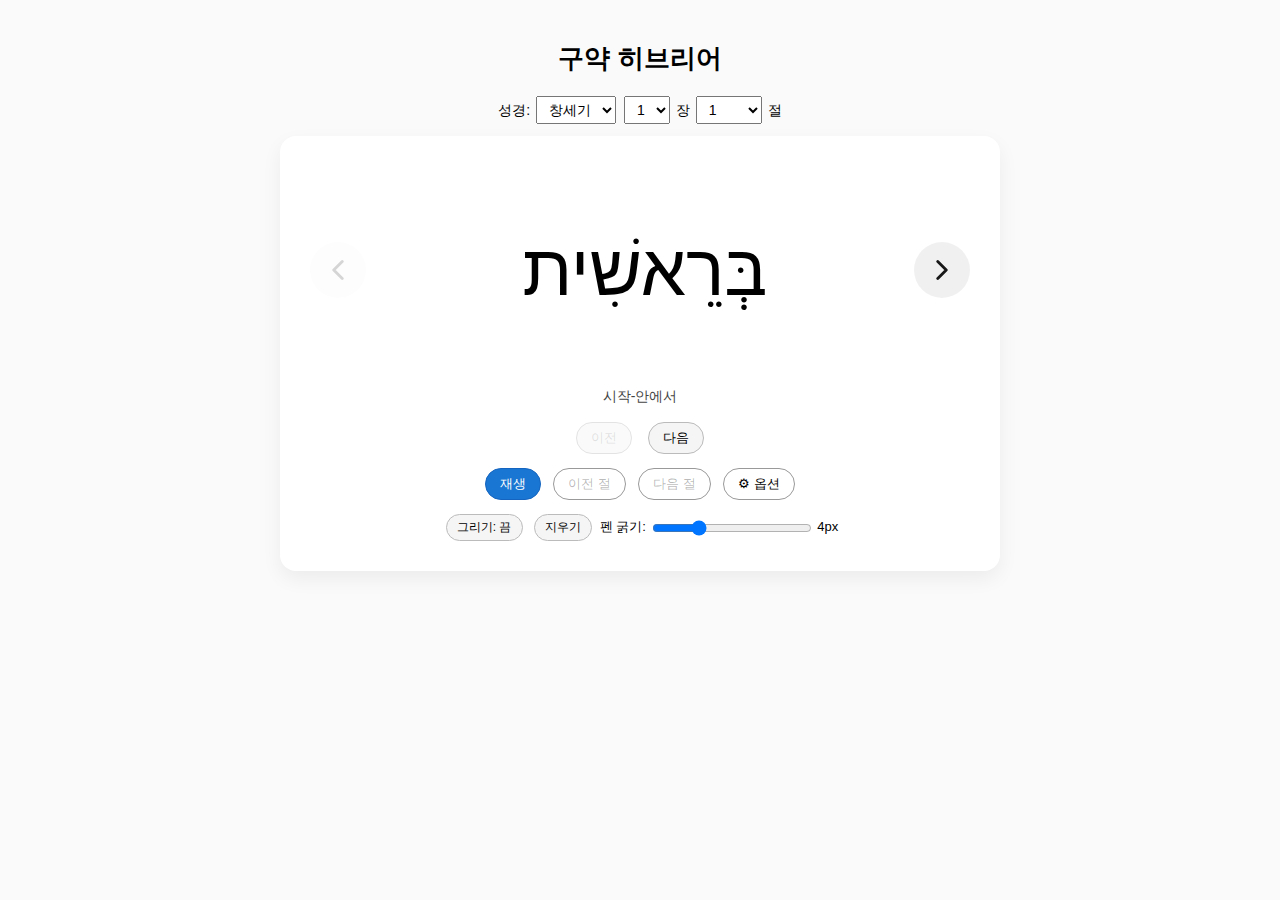
<file: index.html>
<!DOCTYPE html>
<html lang="ko">
<head>
  <meta charset="UTF-8" />
  <title>구약 히브리어</title>
  <meta name="viewport" content="width=device-width,initial-scale=1" />
  <style>
    body {
      font-family: -apple-system, BlinkMacSystemFont, "Segoe UI", Arial, sans-serif;
      margin: 0;
      padding: 24px 0 40px;
      text-align: center;
      background: #fafafa;
    }
    h1 {
      margin-bottom: 20px;
      font-size: 26px;
      font-weight: 600;
    }
    .top-controls {
      margin-bottom: 12px;
      font-size: 14px;
    }
    .top-controls select,
    .top-controls button {
      font-size: 14px;
      padding: 4px 8px;
      margin: 0 2px;
    }
    .card {
      width: 80%;
      max-width: 720px;
      margin: 0 auto 18px;
      background: #ffffff;
      border-radius: 16px;
      box-shadow: 0 8px 20px rgba(0, 0, 0, 0.06);
      padding: 24px 16px 30px;
      box-sizing: border-box;
    }

    /* ===== 트레이싱 영역 ===== */
    .trace-area {
      position: relative;
      width: 100%;
      height: 220px;
      border-radius: 12px;
      background: #ffffff;
      overflow: hidden;
      display: flex;
      align-items: center;
      justify-content: center;
      touch-action: pan-y;
    }
    #wordDisplay {
      position: relative;
      z-index: 1;
      font-size: 72px;
      line-height: 1.3;
      margin: 0;
      direction: rtl;
      color: #000000;
      user-select: none;
    }
    #drawCanvas {
      position: absolute;
      inset: 0;
      z-index: 2;
      background: transparent;
      cursor: crosshair;
      touch-action: none;
    }

    /* ===== 오버레이 좌/우 화살표(스샷처럼) ===== */
    .nav-arrow {
      position: absolute;
      top: 50%;
      transform: translateY(-50%);
      width: 56px;
      height: 56px;
      border-radius: 999px;
      border: none;
      background: rgba(0,0,0,0.06);
      display: flex;
      align-items: center;
      justify-content: center;
      cursor: pointer;
      z-index: 3; /* wordDisplay(1), canvas(2) 위 */
      user-select: none;
      -webkit-tap-highlight-color: transparent;
    }
    .nav-arrow.left { left: 14px; }
    .nav-arrow.right { right: 14px; }

    .nav-arrow svg {
      width: 34px;
      height: 34px;
      opacity: 0.9;
    }

    .nav-arrow.disabled {
      opacity: 0.18;
      cursor: default;
      pointer-events: none;
    }

    /* 화면이 좁으면 조금 작게 */
    @media (max-width: 480px) {
      .nav-arrow { width: 48px; height: 48px; }
      .nav-arrow svg { width: 30px; height: 30px; }
    }

    #meaningDisplay {
      margin-top: 8px;
      font-size: 14px;
      color: #444;
    }

    .nav-buttons {
      margin-top: 16px;
    }
    .nav-buttons button {
      margin: 0 6px;
      padding: 6px 14px;
      font-size: 13px;
      border-radius: 999px;
      border: 1px solid #bbb;
      background: #f5f5f5;
      cursor: pointer;
    }
    .nav-buttons button:disabled {
      opacity: 0.4;
      cursor: default;
    }

    .play-row {
      margin-top: 14px;
    }
    .play-row button {
      margin: 0 4px;
      padding: 6px 14px;
      font-size: 13px;
      border-radius: 999px;
      border: 1px solid #999;
      background: #f0f0f0;
      cursor: pointer;
    }
    .play-row button.primary {
      background: #1976d2;
      color: #fff;
      border-color: #1565c0;
    }
    .play-row button.secondary {
      background: #ffffff;
    }

    /* ===== 팝업 공통 ===== */
    .detail-overlay,
    .settings-overlay {
      position: fixed;
      inset: 0;
      background: rgba(0, 0, 0, 0.4);
      display: none;
      align-items: center;
      justify-content: center;
      z-index: 999;
    }
    .detail-overlay.show,
    .settings-overlay.show {
      display: flex;
    }
    .detail-modal,
    .settings-modal {
      background: #fff;
      border-radius: 16px;
      padding: 24px 24px 20px;
      max-width: 520px;
      width: calc(100% - 40px);
      box-shadow: 0 16px 40px rgba(0, 0, 0, 0.25);
      box-sizing: border-box;
    }

    .detail-modal {
      height: 260px;
      display: flex;
      flex-direction: column;
      min-height: 0;
    }

    .detail-header,
    .settings-header {
      display: flex;
      justify-content: space-between;
      align-items: center;
      margin-bottom: 10px;
    }
    .detail-title,
    .settings-title {
      font-size: 20px;
      font-weight: 600;
    }
    .detail-close,
    .settings-close {
      border: none;
      background: transparent;
      font-size: 22px;
      cursor: pointer;
      line-height: 1;
      padding: 0 4px;
    }

    .detail-body {
      font-size: 16px;
      text-align: left;
      flex: 1 1 auto;
      overflow-y: auto;
      overflow-x: hidden;
      min-height: 0;
      -webkit-overflow-scrolling: touch;
    }

    .detail-body p {
      margin: 6px 0;
    }
    .detail-size-row {
      text-align: right;
      font-size: 12px;
      margin-bottom: 4px;
    }
    .detail-size-row button {
      margin-left: 4px;
      padding: 2px 8px;
      font-size: 11px;
      border-radius: 999px;
      border: 1px solid #bbb;
      background: #f7f7f7;
      cursor: pointer;
    }

    .settings-body {
      text-align: left;
      font-size: 14px;
      max-height: 360px;
      overflow-y: auto;
      padding-top: 4px;
    }
    .settings-row {
      display: flex;
      align-items: center;
      margin-bottom: 8px;
    }
    .settings-row label {
      width: 110px;
      font-size: 13px;
    }
    .settings-row select,
    .settings-row input {
      flex: 1;
      padding: 3px 6px;
      font-size: 13px;
    }
    .settings-footer {
      margin-top: 14px;
      text-align: right;
    }
    .settings-footer button {
      padding: 6px 14px;
      font-size: 13px;
      border-radius: 999px;
      border: 1px solid #999;
      cursor: pointer;
      margin-left: 6px;
    }
    .settings-footer button.primary {
      background: #1976d2;
      color: white;
      border-color: #1565c0;
    }

    .canvas-row {
      margin-top: 14px;
      font-size: 13px;
    }
    .canvas-row button {
      margin: 0 4px;
      padding: 4px 10px;
      font-size: 12px;
      border-radius: 999px;
      border: 1px solid #bbb;
      background: #f5f5f5;
      cursor: pointer;
    }
    #penWidthSlider {
      width: 160px;
      vertical-align: middle;
    }

    @media (max-width: 480px) {
      .trace-area { height: 260px; }
      #wordDisplay { font-size: 52px; line-height: 1.1; }
    }

    #detailTitle { font-size: 25px !important; font-weight: 600; }
    #detailBody.size-small { font-size: 13px; }
    #detailBody.size-medium { font-size: 16px; }
    #detailBody.size-large { font-size: 20px; }

    #wordDisplay {
      direction: rtl !important;
      unicode-bidi: bidi-override !important;
      text-align: right !important;
    }
    .heb-word {
      display: inline-block;
      margin-left: 10px;
    }
  </style>
</head>

<body>
  <h1>구약 히브리어</h1>

  <div class="top-controls">
    성경:
    <select id="bookSelect">
      <option value="genesis">창세기</option>
    </select>

    <select id="chapterSelect">
      <option value="1">1</option>
    </select>
    장
    <select id="verseSelect">
      <option value="all">전체</option>
    </select>
    절
  </div>

  <div class="card">
    <div class="trace-area" id="traceArea">
      <!-- 오버레이 화살표 -->
      <button id="overlayPrevBtn" class="nav-arrow left" aria-label="이전">
        <svg viewBox="0 0 24 24" fill="none" stroke="currentColor" stroke-width="2"
             stroke-linecap="round" stroke-linejoin="round" aria-hidden="true">
          <path d="M15 18l-6-6 6-6"></path>
        </svg>
      </button>

      <button id="overlayNextBtn" class="nav-arrow right" aria-label="다음">
        <svg viewBox="0 0 24 24" fill="none" stroke="currentColor" stroke-width="2"
             stroke-linecap="round" stroke-linejoin="round" aria-hidden="true">
          <path d="M9 18l6-6-6-6"></path>
        </svg>
      </button>

      <div id="wordDisplay">단어를 불러오는 중…</div>
      <canvas id="drawCanvas"></canvas>
    </div>

    <div id="meaningDisplay">&nbsp;</div>

    <div class="nav-buttons">
      <button id="prevWordBtn">이전</button>
      <button id="nextWordBtn">다음</button>
    </div>

    <div class="play-row">
      <button id="playBtn" class="primary">재생</button>
      <button id="prevVerseBtn" class="secondary">이전 절</button>
      <button id="nextVerseBtn" class="secondary">다음 절</button>
      <button id="optionsBtn" class="secondary">⚙ 옵션</button>
    </div>

    <div class="canvas-row">
      <button id="drawOnBtn">그리기: 끔</button>
      <button id="clearCanvasBtn">지우기</button>
      펜 굵기:
      <input type="range" id="penWidthSlider" min="1" max="12" value="4" />
      <span id="penWidthLabel">4px</span>
    </div>
  </div>

  <!-- 상세 팝업 -->
  <div id="detailOverlay" class="detail-overlay">
    <div class="detail-modal" id="detailModal">
      <div class="detail-header">
        <div class="detail-title" id="detailTitle"></div>
        <button class="detail-close" id="detailCloseBtn" aria-label="닫기">&times;</button>
      </div>
      <div class="detail-size-row">
        글자 크기:
        <button id="sizeSmall" data-size="small">작게</button>
        <button id="sizeMedium" data-size="medium">보통</button>
        <button id="sizeLarge" data-size="large">크게</button>
      </div>
      <div class="detail-body" id="detailBody"></div>
    </div>
  </div>

  <!-- 옵션 팝업 -->
  <div id="settingsOverlay" class="settings-overlay">
    <div class="settings-modal">
      <div class="settings-header">
        <div class="settings-title">발음 옵션</div>
        <button class="settings-close" id="settingsCloseBtn" aria-label="닫기">&times;</button>
      </div>
      <div class="settings-body">
        <div class="settings-row">
          <label for="speedSelect">발음 속도</label>
          <select id="speedSelect">
            <option value="verySlow">아주 느리게</option>
            <option value="slow" selected>느림</option>
            <option value="normal">보통</option>
            <option value="fast">빠름</option>
          </select>
        </div>
        <div class="settings-row">
          <label for="repeatCountInput">재생 횟수</label>
          <input id="repeatCountInput" type="number" min="1" max="10" value="3" />
        </div>
        <div class="settings-row">
          <label for="intervalSecInput">재생 간격(초)</label>
          <input id="intervalSecInput" type="number" min="0" max="10" value="3" />
        </div>
        <div class="settings-row">
          <label for="wordGapInput">단어 간 간격(초)</label>
          <input id="wordGapInput" type="number" min="0" max="10" value="0" />
        </div>
        <div class="settings-row">
          <label for="groupSizeSelect">단어 묶음 크기</label>
          <select id="groupSizeSelect">
            <option value="1">1단어씩</option>
            <option value="3">3단어씩</option>
            <option value="5">5단어씩</option>
            <option value="all">전체</option>
          </select>
        </div>
      </div>
      <div class="settings-footer">
        <button id="settingsCancelBtn">취소</button>
        <button id="settingsSaveBtn" class="primary">확인</button>
      </div>
    </div>
  </div>

  <script>
    /* ===== 전역 상태 ===== */
    let verseData = null;
    let currentWords = [];
    let currentWordIndex = 0;
    let voicesLoaded = false;

    window.speechSynthesis.onvoiceschanged = () => { voicesLoaded = true; };

    let verseWordStartIndex = {};
    let verseOrder = [];

    const settings = {
      speed: "normal",
      repeatCount: 3,
      intervalSec: 3,
      groupSize: 1,
      wordGap: 1
    };

    /* ===== DOM ===== */
    const wordDisplay = document.getElementById("wordDisplay");
    const meaningDisplay = document.getElementById("meaningDisplay");
    const prevWordBtn = document.getElementById("prevWordBtn");
    const nextWordBtn = document.getElementById("nextWordBtn");
    const playBtn = document.getElementById("playBtn");

    const overlayPrevBtn = document.getElementById("overlayPrevBtn");
    const overlayNextBtn = document.getElementById("overlayNextBtn");

    const bookSelect = document.getElementById("bookSelect");
    const chapterSelect = document.getElementById("chapterSelect");
    const verseSelect = document.getElementById("verseSelect");
    const prevVerseBtn = document.getElementById("prevVerseBtn");
    const nextVerseBtn = document.getElementById("nextVerseBtn");

    const traceArea = document.getElementById("traceArea");
    const drawCanvas = document.getElementById("drawCanvas");
    const drawCtx = drawCanvas.getContext("2d");

    const drawOnBtn = document.getElementById("drawOnBtn");
    const clearCanvasBtn = document.getElementById("clearCanvasBtn");
    const penWidthSlider = document.getElementById("penWidthSlider");
    const penWidthLabel = document.getElementById("penWidthLabel");

    const optionsBtn = document.getElementById("optionsBtn");
    const settingsOverlay = document.getElementById("settingsOverlay");
    const settingsCloseBtn = document.getElementById("settingsCloseBtn");
    const settingsCancelBtn = document.getElementById("settingsCancelBtn");
    const settingsSaveBtn = document.getElementById("settingsSaveBtn");

    const speedSelect = document.getElementById("speedSelect");
    const repeatCountInput = document.getElementById("repeatCountInput");
    const intervalSecInput = document.getElementById("intervalSecInput");
    const groupSizeSelect = document.getElementById("groupSizeSelect");
    const wordGapInput = document.getElementById("wordGapInput");

    const detailOverlay = document.getElementById("detailOverlay");
    const detailTitle = document.getElementById("detailTitle");
    const detailBody = document.getElementById("detailBody");
    const detailCloseBtn = document.getElementById("detailCloseBtn");

    /* ===== JSON LOAD ===== */
    async function loadChapter(book, chapter) {
      const url = `data/${book}/${chapter}.json?cb=${Date.now()}`;
      wordDisplay.textContent = "단어를 불러오는 중…";
      currentWords = [];
      currentWordIndex = 0;

      try {
        const res = await fetch(url);
        const text = await res.text();
        verseData = JSON.parse(text);
      } catch (err) {
        wordDisplay.textContent = "❌ JSON 로드 실패";
        meaningDisplay.textContent = err.message;
        syncOverlayArrows();
        return;
      }

      const verses = verseData.verses || {};
      const allWords = [];

      verseWordStartIndex = {};
      verseOrder = [];

      const verseKeys = Object.keys(verses).sort((a, b) => Number(a) - Number(b));
      let idx = 0;

      verseKeys.forEach(v => {
        verseOrder.push(v);
        verseWordStartIndex[v] = idx;

        const obj = verses[v];
        if (obj.words) {
          obj.words.forEach(w => { allWords.push(w); idx++; });
        }
      });

      verseSelect.innerHTML = '<option value="all">전체</option>';
      verseKeys.forEach(v => {
        const opt = document.createElement("option");
        opt.value = v;
        opt.textContent = v;
        verseSelect.appendChild(opt);
      });

      currentWords = allWords;

      if (verseKeys.length) verseSelect.value = verseKeys[0];
      currentWordIndex = getRangeForVerse(verseSelect.value).start;

      updateWordDisplay();
      updateVerseNavButtons();
      clearCanvas();
    }

    /* ===== 절별 단어 범위 계산 ===== */
    function getRangeForVerse(verseValue) {
      if (!currentWords.length) return { start: 0, end: -1 };

      if (verseValue === "all") {
        return { start: 0, end: currentWords.length - 1 };
      }

      const start = verseWordStartIndex[verseValue];
      if (typeof start !== "number") return { start: 0, end: currentWords.length - 1 };

      const idx = verseOrder.indexOf(verseValue);
      let end;
      if (idx >= 0 && idx < verseOrder.length - 1) {
        const nextVerse = verseOrder[idx + 1];
        const nextStart = verseWordStartIndex[nextVerse];
        end = (typeof nextStart === "number" ? nextStart : currentWords.length) - 1;
      } else {
        end = currentWords.length - 1;
      }
      return { start, end };
    }

    function getActiveRange() { return getRangeForVerse(verseSelect.value); }

    function updateVerseNavButtons() {
      if (!verseOrder.length) { prevVerseBtn.disabled = true; nextVerseBtn.disabled = true; return; }
      let sel = verseSelect.value;
      if (sel === "all") sel = verseOrder[0];
      const idx = verseOrder.indexOf(sel);
      prevVerseBtn.disabled = (idx <= 0);
      nextVerseBtn.disabled = (idx >= verseOrder.length - 1);
    }

    /* ===== GROUP ===== */
    function getCurrentGroup() {
      if (!currentWords.length) return [];

      const range = getActiveRange();
      if (range.end < range.start) return [];

      if (settings.groupSize === "all") {
        return currentWords.slice(range.start, range.end + 1);
      }

      const g = settings.groupSize;
      let start = Math.min(Math.max(currentWordIndex, range.start), range.end);
      start = range.start + Math.floor((start - range.start) / g) * g;
      if (start > range.end) start = range.end;

      currentWordIndex = start;

      const result = [];
      for (let i = start; i <= range.end && result.length < g; i++) result.push(currentWords[i]);
      return result;
    }

    /* ===== AUTO FONT ADJUST ===== */
    function applyResponsiveFontForGroup(groupLength) {
      const vw = Math.max(document.documentElement.clientWidth, window.innerWidth || 0);
      let baseSize = 72;
      if (vw <= 480) baseSize = 52;
      else if (vw <= 768) baseSize = 64;

      if (groupLength >= 3) baseSize -= 8;
      if (groupLength >= 5) baseSize -= 8;
      if (groupLength >= 10) baseSize -= 8;

      if (baseSize < 32) baseSize = 32;
      wordDisplay.style.fontSize = baseSize + "px";
    }

    /* ===== DETAIL SIZE ===== */
    document.getElementById("sizeSmall").addEventListener("click", () => changeDetailSize("small"));
    document.getElementById("sizeMedium").addEventListener("click", () => changeDetailSize("medium"));
    document.getElementById("sizeLarge").addEventListener("click", () => changeDetailSize("large"));

    function changeDetailSize(size) {
      detailBody.classList.remove("size-small", "size-medium", "size-large");
      if (size === "small") detailBody.classList.add("size-small");
      if (size === "medium") detailBody.classList.add("size-medium");
      if (size === "large") detailBody.classList.add("size-large");
      localStorage.setItem("detailSize", size);
    }

    window.addEventListener("DOMContentLoaded", () => {
      changeDetailSize(localStorage.getItem("detailSize") || "medium");
    });

    /* ===== 상태에 따른 오버레이 화살표 동기화 ===== */
    function syncOverlayArrows() {
      // 기본: nav-buttons의 disabled 상태를 그대로 따라감
      const prevDisabled = prevWordBtn.disabled || (settings.groupSize === "all");
      const nextDisabled = nextWordBtn.disabled || (settings.groupSize === "all");

      overlayPrevBtn.classList.toggle("disabled", !!prevDisabled);
      overlayNextBtn.classList.toggle("disabled", !!nextDisabled);

      // 전체 모드면 아예 숨김(원하면 이 줄만 제거하면 "연하게 비활성" 유지)
      if (settings.groupSize === "all") {
        overlayPrevBtn.style.display = "none";
        overlayNextBtn.style.display = "none";
      } else {
        overlayPrevBtn.style.display = "flex";
        overlayNextBtn.style.display = "flex";
      }
    }

    /* ===== DISPLAY ===== */
    let isPlaying = false;
    function updateWordDisplay() {
      if (isPlaying) stopPlaybackStateOnly();

      if (!currentWords.length) {
        wordDisplay.textContent = "단어 없음";
        meaningDisplay.textContent = "";
        prevWordBtn.disabled = true;
        nextWordBtn.disabled = true;
        syncOverlayArrows();
        return;
      }

      const range = getActiveRange();
      if (currentWordIndex < range.start) currentWordIndex = range.start;
      if (currentWordIndex > range.end) currentWordIndex = range.end;

      const group = getCurrentGroup();
      if (!group.length) {
        wordDisplay.textContent = "단어 없음";
        meaningDisplay.textContent = "";
        prevWordBtn.disabled = true;
        nextWordBtn.disabled = true;
        syncOverlayArrows();
        return;
      }

      applyResponsiveFontForGroup(group.length);

      wordDisplay.innerHTML = "";
      for (let i = 0; i < group.length; i++) {
        const wordIndex = (settings.groupSize === "all") ? (range.start + i) : (currentWordIndex + i);
        const w = currentWords[wordIndex];
        if (!w) continue;

        const span = document.createElement("span");
        span.textContent = w.text;
        span.className = "heb-word";

        span.addEventListener("click", () => {
          if (drawingEnabled) return;
          openDetail(w);
        });

        wordDisplay.appendChild(span);
      }

      if (settings.groupSize === "all") {
        meaningDisplay.textContent = group.map(w => w.meaning || "").join(" / ");
      } else if (group.length === 1) {
        meaningDisplay.textContent = group[0].meaning || "";
      } else {
        meaningDisplay.textContent = group.map(w => w.meaning || "").join(" / ");
      }

      if (settings.groupSize === "all") {
        prevWordBtn.disabled = true;
        nextWordBtn.disabled = true;
      } else {
        const g = (typeof settings.groupSize === "number" ? settings.groupSize : 1);
        const maxStart = range.start + Math.floor((range.end - range.start) / g) * g;
        prevWordBtn.disabled = currentWordIndex <= range.start;
        nextWordBtn.disabled = currentWordIndex >= maxStart;
      }

      syncOverlayArrows();
    }

    /* ===== WORD NAVIGATION ===== */
    function goPrevWord() {
      if (settings.groupSize === "all") return;
      if (prevWordBtn.disabled) return;

      const range = getActiveRange();
      const g = (typeof settings.groupSize === "number" ? settings.groupSize : 1);
      if (currentWordIndex > range.start) {
        currentWordIndex = Math.max(range.start, currentWordIndex - g);
        updateWordDisplay();
        clearCanvas();
      }
    }

    function goNextWord() {
      if (settings.groupSize === "all") return;
      if (nextWordBtn.disabled) return;

      const range = getActiveRange();
      const g = (typeof settings.groupSize === "number" ? settings.groupSize : 1);
      const maxStart = range.start + Math.floor((range.end - range.start) / g) * g;
      if (currentWordIndex < maxStart) {
        currentWordIndex = Math.min(maxStart, currentWordIndex + g);
        updateWordDisplay();
        clearCanvas();
      }
    }

    prevWordBtn.addEventListener("click", goPrevWord);
    nextWordBtn.addEventListener("click", goNextWord);

    // 오버레이 화살표 클릭
    overlayPrevBtn.addEventListener("click", goPrevWord);
    overlayNextBtn.addEventListener("click", goNextWord);

/* ===== PC: 좌/우 화살표로 이전/다음 ===== */
    window.addEventListener("keydown", (e) => {
      // 팝업 열려있거나 입력 중이면 무시
      const tag = (e.target && e.target.tagName) ? e.target.tagName.toLowerCase() : "";
      if (tag === "input" || tag === "select" || tag === "textarea") return;
      if (settingsOverlay.classList.contains("show")) return;
      if (detailOverlay.classList.contains("show")) return;

      if (e.key === "ArrowLeft") {
        e.preventDefault();
        goPrevWord();
      } else if (e.key === "ArrowRight") {
        e.preventDefault();
        goNextWord();
      }
    });

    /* ===== 모바일: 드래그(스와이프) ===== */
    let swipeStartX = null, swipeStartY = null, swipeStarted = false;

    function canSwipeNow() {
      if (settings.groupSize === "all") return false;
      if (drawingEnabled) return false;
      if (!currentWords.length) return false;
      if (settingsOverlay.classList.contains("show")) return false;
      if (detailOverlay.classList.contains("show")) return false;
      return true;
    }

    traceArea.addEventListener("touchstart", (e) => {
      if (!canSwipeNow()) return;
      if (!e.touches || e.touches.length !== 1) return;
      swipeStarted = true;
      swipeStartX = e.touches[0].clientX;
      swipeStartY = e.touches[0].clientY;
    }, { passive: true });

    traceArea.addEventListener("touchend", (e) => {
      if (!swipeStarted || !canSwipeNow()) return;
      const t = (e.changedTouches && e.changedTouches[0]) ? e.changedTouches[0] : null;
      if (!t) return;

      const dx = t.clientX - swipeStartX;
      const dy = t.clientY - swipeStartY;

      swipeStarted = false;
      swipeStartX = null;
      swipeStartY = null;

      const absX = Math.abs(dx), absY = Math.abs(dy);
      if (absX < 40) return;
      if (absX <= absY) return;

      if (dx < 0) { // 다음
        if (!nextWordBtn.disabled) goNextWord();
      } else {      // 이전
        if (!prevWordBtn.disabled) goPrevWord();
      }
    }, { passive: true });

    /* ===== TTS ===== */
    let playTimeoutId = null;

    function getSpeedRate() {
      switch (settings.speed) {
        case "verySlow": return 0.25;
        case "slow": return 0.6;
        case "fast": return 1.4;
        default: return 1.0;
      }
    }

    async function speakOnce(text, rate) {
      const synth = window.speechSynthesis;
      if (!synth) return;

      if (!voicesLoaded) {
        await new Promise(res => {
          const id = setInterval(() => {
            if (speechSynthesis.getVoices().length > 0) {
              clearInterval(id);
              voicesLoaded = true;
              res();
            }
          }, 100);
        });
      }

      return new Promise(resolve => {
        const utter = new SpeechSynthesisUtterance(text);
        utter.rate = rate;
        utter.lang = "he-IL";

        const voices = speechSynthesis.getVoices();
        if (!voices.some(v => v.lang === "he-IL")) utter.lang = "en-US";

        utter.onend = resolve;
        utter.onerror = resolve;
        synth.speak(utter);
      });
    }

    async function speakGroupWordsOneByOne(group, rate) {
      for (let w of group) {
        if (!isPlaying) break;
        await speakOnce(w.text, rate);
        if (!isPlaying) break;

        if (settings.wordGap > 0) {
          await new Promise(res => { playTimeoutId = setTimeout(res, settings.wordGap * 1000); });
        }
      }
    }

    function stopPlaybackStateOnly() {
      isPlaying = false;
      playBtn.textContent = "재생";
      playBtn.classList.add("primary");
      playBtn.classList.remove("secondary");

      const synth = window.speechSynthesis;
      if (synth && synth.speaking) synth.cancel();

      if (playTimeoutId) clearTimeout(playTimeoutId);
      playTimeoutId = null;
    }

    async function playSequence() {
      if (!currentWords.length) return;

      isPlaying = true;
      playBtn.textContent = "정지";
      playBtn.classList.remove("primary");
      playBtn.classList.add("secondary");

      const rate = getSpeedRate();
      const repeats = settings.repeatCount;
      const intervalMs = settings.intervalSec * 1000;
      const group = getCurrentGroup();

      try {
        for (let i = 0; i < repeats && isPlaying; i++) {
          await speakGroupWordsOneByOne(group, rate);
          if (!isPlaying) break;

          if (i < repeats - 1 && intervalMs > 0) {
            await new Promise(res => { playTimeoutId = setTimeout(res, intervalMs); });
          }
        }
      } finally {
        stopPlaybackStateOnly();
      }
    }

    playBtn.addEventListener("click", () => {
      if (isPlaying) stopPlaybackStateOnly();
      else playSequence();
    });

    /* ===== SETTINGS POPUP ===== */
    function openSettings() {
      speedSelect.value = settings.speed;
      repeatCountInput.value = settings.repeatCount;
      intervalSecInput.value = settings.intervalSec;
      groupSizeSelect.value = (settings.groupSize === "all") ? "all" : String(settings.groupSize);
      wordGapInput.value = settings.wordGap;
      settingsOverlay.classList.add("show");
    }
    function closeSettings() { settingsOverlay.classList.remove("show"); }

    optionsBtn.addEventListener("click", openSettings);
    settingsCloseBtn.addEventListener("click", closeSettings);
    settingsCancelBtn.addEventListener("click", closeSettings);
    settingsOverlay.addEventListener("click", (e) => { if (e.target === settingsOverlay) closeSettings(); });

    /* ===== 그리기 ON/OFF ===== */
    let drawingEnabled = false;
    function setDrawingEnabled(enabled) {
      drawingEnabled = enabled;
      drawOnBtn.textContent = enabled ? "그리기: 켬" : "그리기: 끔";
      wordDisplay.style.opacity = enabled ? 0.25 : 1;
      drawCanvas.style.pointerEvents = enabled ? "auto" : "none";

      // 그리기 켜면 오버레이 화살표는 못누르게(원하면 지워도 됨)
      overlayPrevBtn.style.pointerEvents = enabled ? "none" : "auto";
      overlayNextBtn.style.pointerEvents = enabled ? "none" : "auto";
      if (!enabled) syncOverlayArrows();
    }

    function applyGroupModeUI() {
      if (settings.groupSize === "all") {
        setDrawingEnabled(false);
        drawOnBtn.disabled = true;
        clearCanvas();
        drawCanvas.style.display = "none";
        traceArea.style.overflowY = "auto";
        traceArea.style.alignItems = "flex-start";
      } else {
        drawOnBtn.disabled = false;
        drawCanvas.style.display = "block";
        traceArea.style.overflowY = "hidden";
        traceArea.style.alignItems = "center";
      }
      syncOverlayArrows();
    }

    settingsSaveBtn.addEventListener("click", () => {
      settings.speed = speedSelect.value;
      settings.repeatCount = parseInt(repeatCountInput.value, 10) || 3;
      settings.intervalSec = parseInt(intervalSecInput.value, 10) || 3;

      const gVal = groupSizeSelect.value;
      settings.groupSize = (gVal === "all") ? "all" : (parseInt(gVal, 10) || 1);

      settings.wordGap = parseInt(wordGapInput.value, 10) || 1;

      currentWordIndex = getRangeForVerse(verseSelect.value).start;

      applyGroupModeUI();
      closeSettings();
      updateWordDisplay();
      clearCanvas();
    });

    /* ===== DETAIL MODAL ===== */
    function openDetail(w) {
      if (!w) return;
      detailTitle.textContent = w.text;
      detailBody.innerHTML =
        `<p><strong>뜻:</strong> ${w.meaning || ""}</p>
         <p><strong>개정:</strong> ${w.kor || "표시할 국문 없음"}</p>
         <p><strong>발음:</strong> ${w.pron || "등록된 발음 없음"}</p>
         <p><strong>형태소/품사:</strong> ${w.morph || "등록된 정보 없음"}</p>
         <p><strong>어근:</strong> ${w.root || "등록된 정보 없음"}</p>`;
      detailOverlay.classList.add("show");
    }
    detailCloseBtn.addEventListener("click", () => detailOverlay.classList.remove("show"));
    detailOverlay.addEventListener("click", e => { if (e.target === detailOverlay) detailOverlay.classList.remove("show"); });

    /* ===== CANVAS ===== */
    function resizeCanvas() {
      const rect = traceArea.getBoundingClientRect();
      drawCanvas.width = rect.width;
      drawCanvas.height = rect.height;
      clearCanvas();
    }
    function clearCanvas() { drawCtx.clearRect(0, 0, drawCanvas.width, drawCanvas.height); }

    let isDrawing = false, lastX = 0, lastY = 0;

    drawOnBtn.addEventListener("click", () => {
      if (settings.groupSize === "all") return;
      setDrawingEnabled(!drawingEnabled);
    });

    drawCanvas.addEventListener("mousedown", e => {
      if (!drawingEnabled) return;
      isDrawing = true;
      lastX = e.offsetX; lastY = e.offsetY;
    });
    drawCanvas.addEventListener("mousemove", e => {
      if (!drawingEnabled || !isDrawing) return;
      drawCtx.lineWidth = parseInt(penWidthSlider.value, 10);
      drawCtx.lineCap = "round";
      drawCtx.strokeStyle = "#000";
      drawCtx.beginPath();
      drawCtx.moveTo(lastX, lastY);
      drawCtx.lineTo(e.offsetX, e.offsetY);
      drawCtx.stroke();
      lastX = e.offsetX; lastY = e.offsetY;
    });
    drawCanvas.addEventListener("mouseup", () => isDrawing = false);
    drawCanvas.addEventListener("mouseleave", () => isDrawing = false);

    function getTouchPos(touchEvent) {
      const rect = drawCanvas.getBoundingClientRect();
      const t = touchEvent.touches[0] || touchEvent.changedTouches[0];
      return { x: t.clientX - rect.left, y: t.clientY - rect.top };
    }

    drawCanvas.addEventListener("touchstart", e => {
      if (!drawingEnabled) return;
      e.preventDefault();
      isDrawing = true;
      const pos = getTouchPos(e);
      lastX = pos.x; lastY = pos.y;
    }, { passive: false });

    drawCanvas.addEventListener("touchmove", e => {
      if (!drawingEnabled || !isDrawing) return;
      e.preventDefault();
      const pos = getTouchPos(e);
      drawCtx.lineWidth = parseInt(penWidthSlider.value, 10);
      drawCtx.lineCap = "round";
      drawCtx.strokeStyle = "#000";
      drawCtx.beginPath();
      drawCtx.moveTo(lastX, lastY);
      drawCtx.lineTo(pos.x, pos.y);
      drawCtx.stroke();
      lastX = pos.x; lastY = pos.y;
    }, { passive: false });

    drawCanvas.addEventListener("touchend", e => {
      if (!drawingEnabled) return;
      e.preventDefault();
      isDrawing = false;
    }, { passive: false });

    drawCanvas.addEventListener("touchcancel", e => {
      if (!drawingEnabled) return;
      e.preventDefault();
      isDrawing = false;
    }, { passive: false });

    penWidthSlider.addEventListener("input", () => { penWidthLabel.textContent = penWidthSlider.value + "px"; });
    clearCanvasBtn.addEventListener("click", clearCanvas);

    /* ===== 장/절 변경: 즉시 출력 ===== */
    function jumpToSelectedVerseStart() {
      if (!currentWords.length) return;
      const range = getRangeForVerse(verseSelect.value);
      currentWordIndex = range.start;
      updateWordDisplay();
      clearCanvas();
      updateVerseNavButtons();
    }

    verseSelect.addEventListener("change", jumpToSelectedVerseStart);
    chapterSelect.addEventListener("change", async () => { await loadChapter(bookSelect.value, chapterSelect.value); });
    bookSelect.addEventListener("change", async () => { await loadChapter(bookSelect.value, chapterSelect.value); });

    prevVerseBtn.addEventListener("click", () => {
      if (!verseOrder.length) return;
      let sel = verseSelect.value;
      if (sel === "all") sel = verseOrder[0];
      const idx = verseOrder.indexOf(sel);
      if (idx > 0) {
        verseSelect.value = verseOrder[idx - 1];
        jumpToSelectedVerseStart();
      }
    });

    nextVerseBtn.addEventListener("click", () => {
      if (!verseOrder.length) return;
      let sel = verseSelect.value;
      if (sel === "all") sel = verseOrder[0];
      const idx = verseOrder.indexOf(sel);
      if (idx >= 0 && idx < verseOrder.length - 1) {
        verseSelect.value = verseOrder[idx + 1];
        jumpToSelectedVerseStart();
      }
    });

    /* ===== INIT ===== */
    function init() {
      resizeCanvas();
      setDrawingEnabled(false);
      applyGroupModeUI();
      loadChapter("genesis", "1");
    }
    window.addEventListener("resize", resizeCanvas);
    init();
  </script>
</body>
</html>
</file>
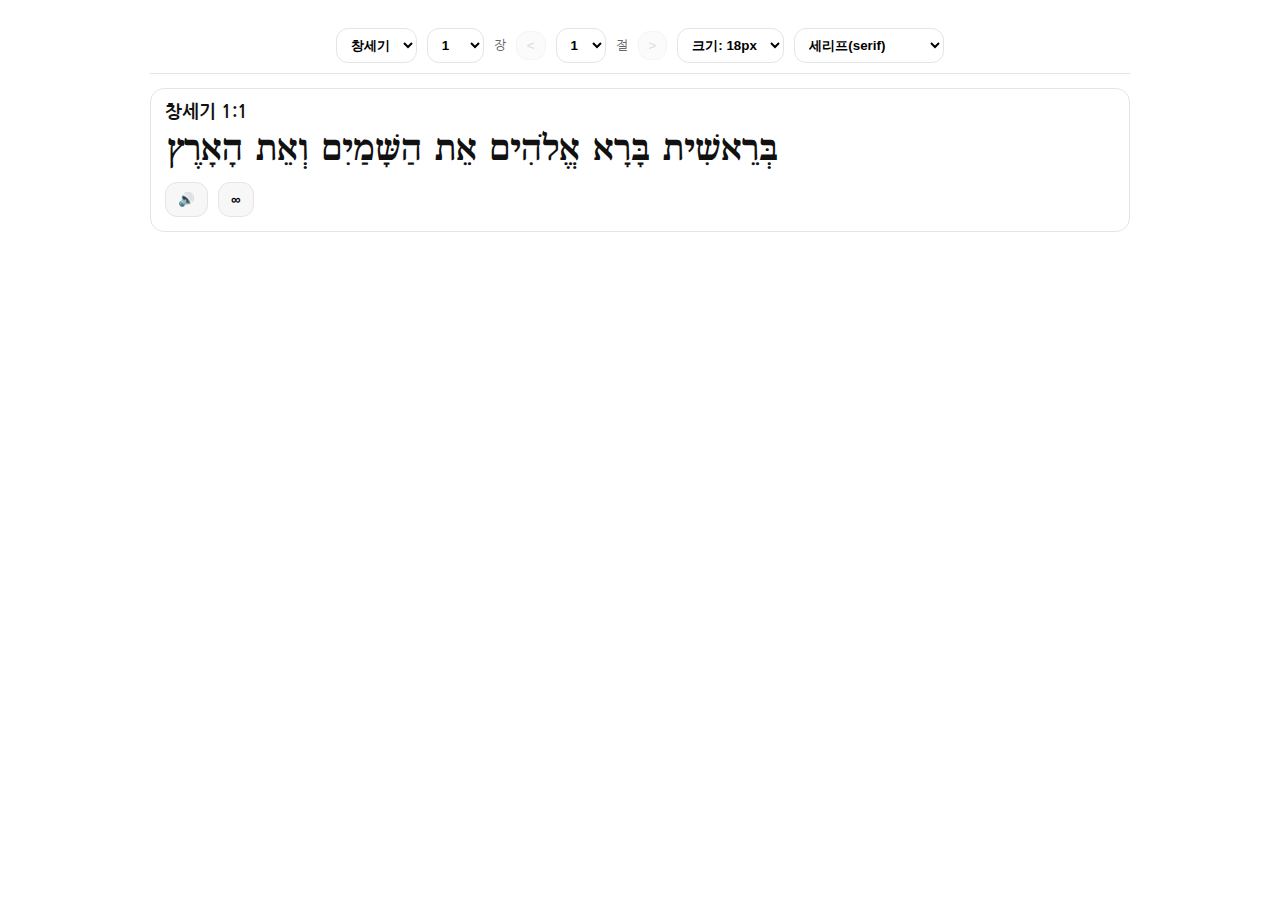
<file: bible.html>
<!--bible.html 원본-->
<!doctype html>
<html lang="ko">
<head>
  
  <meta charset="utf-8" />
  <meta name="viewport" content="width=device-width, initial-scale=1" />
  <title>Bible</title>

  <!-- 여기서부터 구글 폰트 통합 링크입니다 -->
  <link rel="preconnect" href="https://fonts.googleapis.com">
  <link rel="preconnect" href="https://fonts.gstatic.com" crossorigin>
  <!-- 주소 끝에 엔터 없이 한 줄로 쭉 이어져야 합니다! -->
<link href="https://fonts.googleapis.com/css2?family=Alef:wght@400;700&family=Assistant:wght@400;700&family=Gochi+Hand&family=Heebo:wght@400;700&family=Nanum+Gothic:wght@400;700&family=Noto+Serif+Hebrew:wght@400;700&family=Playpen+Sans+Hebrew:wght@400;700&family=Varela+Round&display=swap" rel="stylesheet">


<style>
    /* 1. root에 히브리어 전용 폰트 변수 추가 (기본값 설정) */
    :root {
        --gap: 14px;
        --border: #e5e5e5;
        --muted: #666;
        --on: #0b5;
        --playing: #08f;
        --hebrew-font: "Noto Serif Hebrew", serif; /* 히브리어 기본 폰트 변수 */
    }

    body {
        margin: 0;
        padding: 18px;
        font-family: "Nanum Gothic", system-ui, -apple-system, Segoe UI, Roboto, Arial, sans-serif;
        background: #fff;
        color: #111;
    }

    .wrap { max-width: 980px; margin: 0 auto; }
    .verse { border: 1px solid var(--border); border-radius: 14px; padding: 14px; margin: 0 0 var(--gap) 0; }
    .ref { font-weight: 700; margin: 0 0 8px 0; }

    /* 2. 히브리어 본문 스타일 (변수 적용) */
    h1.he {
        margin: 0 0 10px 0;
        font-size: 1.9rem;
        line-height: 1.25;
        direction: rtl;
        unicode-bidi: plaintext;
        text-align: left;
        font-family: var(--hebrew-font) !important; /* 변수로 변경 */
    }

    .kor { margin: 0 0 10px 0; font-size: 0.9rem; color: #111; }
    .btnrow { display: flex; gap: 10px; align-items: center; flex-wrap: wrap; }
    button { border: 1px solid var(--border); background: #f7f7f7; padding: 9px 12px; border-radius: 12px; cursor: pointer; font-weight: 700; }
    button:hover { background: #f0f0f0; }
    button.playing { border-color: var(--playing); color: var(--playing); background: #eef6ff; }
    button.repeatOn { border-color: var(--on); color: var(--on); background: #eafff3; }

    .topbar {
        position: sticky;
        top: 0px;
        z-index: 999;
        background: #fff;
        padding: 10px 0;
        margin: 0 0 14px 0;
        border-bottom: 1px solid var(--border);
    }

    .navcenter {
        display: flex;
        align-items: center;
        justify-content: center;
        gap: 10px;
        flex-wrap: wrap;
        font-size: 13px;
        color: var(--muted);
    }

    .navcenter select {
        padding: 8px 10px;
        border: 1px solid var(--border);
        border-radius: 12px;
        background: #fff;
        font-weight: 700;
    }

    .w { cursor: pointer; padding: 0 2px; border-radius: 6px; }
    .w:hover { background: #f3f6ff; }

    /* modal */
    .modalBg {
        position: fixed; inset: 0; background: rgba(0,0,0,.45);
        display: none; align-items: center; justify-content: center;
        padding: 18px; z-index: 2000;
    }
    .modalBg.on { display: flex; }
    .modal {
        width: min(1000px, 90vw);
        height: 60vh;
        background: #fff;
        border: 1px solid var(--border);
        border-radius: 20px;
        box-shadow: 0 20px 50px rgba(0,0,0,.25);
        padding: 40px;
        display: flex;
        flex-direction: column;
        align-items: center;
        justify-content: center;
    }

    .modalTop { display: flex; justify-content: space-between; align-items: center; gap: 10px; margin-bottom: 10px; }
    .closeBtn { border: 1px solid var(--border); background: #f7f7f7; padding: 8px 12px; border-radius: 12px; cursor: pointer; font-weight: 700; }

    /* 3. 모달 내 큰 단어 스타일 (변수 적용) */
    .wordHead {
        margin: 20px 0;
        font-size: clamp(70px, 9vw, 140px);
        line-height: 1.1;
        direction: rtl;
        unicode-bidi: plaintext;
        text-align: center;
        font-family: var(--hebrew-font) !important; /* 변수로 변경 */
    }

    .modalBtns { display: flex; gap: 10px; align-items: center; flex-wrap: wrap; margin-top: 10px; }
    .error { color: #c00; font-weight: 700; margin: 10px 0; }
    button:disabled { opacity: 0.4; cursor: default; }

    #fontSizeControl {
        position: fixed;
        top: 10px;
        right: 14px;
        z-index: 3000;
        background: #fff;
        border: 1px solid var(--border);
        border-radius: 999px;
        padding: 6px 10px;
        box-shadow: 0 6px 18px rgba(0,0,0,.15);
        font-size: 13px;
    }
</style>

</head>
<body>
  <div class="wrap">
    <div class="topbar">
      <div class="navcenter">
        
        <select id="bookSelect" aria-label="성경 선택"></select>
        <select id="chapterSelect" aria-label="장 선택"></select>
        <span>장</span>
      <button id="prevVerseBtn" style="padding:6px 10px;">&lt;</button>
        <select id="verseSelect" aria-label="절 이동"></select>
        <span>절</span>
      <button id="nextVerseBtn" style="padding:6px 10px;">&gt;</button>
        <!--div id="fontSizeControl"-->
        <select id="fontSizeSelect"></select>
        <!--/div-->
        <select id="fontFamilySelect"></select>

      </div>
    </div>

    <div id="error" class="error" style="display:none;"></div>
    <div id="verses"></div>
  </div>

  <!-- Word Modal -->
  <div class="modalBg" id="modalBg" aria-hidden="true">
    <div class="modal" role="dialog" aria-modal="true">
      <div class="modalTop">
        <div style="font-weight:700; color:var(--muted); font-size:13px;">단어</div>
        <button class="closeBtn" id="closeModal">닫기</button>
      </div>
      <h1 class="wordHead" id="modalWord"></h1>
      <div class="modalBtns">
        <button class="playBtn" id="wordPlay">🔊</button>
        <button class="loopBtn" id="wordLoop">∞</button>
      </div>
    </div>
  </div>

  <script>
    // 절 < > 이동 변수
    const prevVerseBtn = document.getElementById("prevVerseBtn");
    const nextVerseBtn = document.getElementById("nextVerseBtn");

    // ========= Data + routing =========
    const BOOKS = [
      { id:"genesis", label:"창세기", maxCh:50, refPrefix:"창세기" }
    ];

    const bookSelect = document.getElementById("bookSelect");
    const chapterSelect = document.getElementById("chapterSelect");
    const verseSelect = document.getElementById("verseSelect");
    const versesEl = document.getElementById("verses");
    const errorEl = document.getElementById("error");

    function qs(){
      const p = new URLSearchParams(location.search);
      return {
        b: p.get("b") || "genesis",
        c: Number(p.get("c") || "1"),
        v: Number(p.get("v") || "1"),
      };
    }
    function setQS(b,c,v){
      const p = new URLSearchParams(location.search);
      p.set("b", b);
      p.set("c", String(c));
      if (v) p.set("v", String(v));
      history.replaceState(null, "", `${location.pathname}?${p.toString()}${location.hash||""}`);
    }

    function cleanForTTS(text){
      return String(text)
        .replace(/[\/]/g, " ")
        .replace(/[־–—]/g, " ")
        .replace(/[.,;:!?״״'"]/g, " ")
        .replace(/\s+/g, " ")
        .trim();
    }

    // ========= TTS (same behavior as g1.html) =========
    let voicesReady = false;
    let heVoice = null;

    function pickHebrewVoice(){
      const voices = window.speechSynthesis.getVoices() || [];
      heVoice = voices.find(v => (v.lang || "").toLowerCase().startsWith("he")) || null;
      voicesReady = true;
    }

    let playingV = null;     // verse number playing
    let repeatV = null;      // verse number repeating
    let VERSE_TEXTS = {};    // { [v:number]: hebrew string }

    function setBtnState(v){
      document.querySelectorAll(".playBtn[data-v]").forEach(b => b.classList.toggle("playing", Number(b.dataset.v) === v));
      document.querySelectorAll(".loopBtn[data-v]").forEach(b => b.classList.toggle("repeatOn", Number(b.dataset.v) === repeatV));
    }

    function stopAll(){
      try{ window.speechSynthesis.cancel(); }catch(e){}
      playingV = null;
      setBtnState(null);
    }

    function speakVerse(v, fromRepeat=false){
      v = Number(v);
      const text = VERSE_TEXTS[v];
      if (!text) return;

      if (playingV !== null && playingV !== v){
        stopAll();
      }
      if (repeatV !== null && repeatV !== v && !fromRepeat){
        repeatV = null;
      }

      const u = new SpeechSynthesisUtterance(cleanForTTS(text));
      if (!voicesReady) pickHebrewVoice();
      if (heVoice) u.voice = heVoice;
      u.lang = (heVoice && heVoice.lang) ? heVoice.lang : "he-IL";
      u.rate = 1.0;

      playingV = v;
      setBtnState(v);

      u.onend = () => {
        playingV = null;
        setBtnState(null);
        if (repeatV === v){
          setTimeout(() => speakVerse(v, true), 350);
        }
      };

      u.onerror = () => {
        playingV = null;
        setBtnState(null);
      };

      window.speechSynthesis.speak(u);
    }

    if ("speechSynthesis" in window){
      window.speechSynthesis.onvoiceschanged = () => pickHebrewVoice();
      pickHebrewVoice();
    }

    // Verse play/loop buttons (event delegation)
    document.addEventListener("click", (e) => {
      const p = e.target.closest(".playBtn[data-v]");
      const l = e.target.closest(".loopBtn[data-v]");

      if (p){
        const v = Number(p.dataset.v);
        if (repeatV !== null && repeatV !== v) repeatV = null;
        speakVerse(v);
        return;
      }

      if (l){
        const v = Number(l.dataset.v);
        if (repeatV === v){
          repeatV = null;
          setBtnState(playingV);
          return;
        }
        repeatV = v;
        setBtnState(playingV);
        speakVerse(v);
        return;
      }
    });

    // ========= Word popup (same UX as g1.html) =========
    const modalBg = document.getElementById("modalBg");
    const modalWord = document.getElementById("modalWord");
    const closeModalBtn = document.getElementById("closeModal");
    const wordPlay = document.getElementById("wordPlay");
    const wordLoop = document.getElementById("wordLoop");

    let currentWord = "";
    let wordRepeat = false;
    let wordAutoCount = 0;     // 현재 재생 횟수
    let wordAutoMax = 3;      // 자동 재생 횟수 10을 5/10/20으로 변경하면 숫자만큼 반복함, Infinity = 무한대 재생


    function openWordModal(word){
      currentWord = word || "";
      if (!currentWord) return;
      try{ window.speechSynthesis.cancel(); }catch(e){}
      // 단어 재생은 절 반복을 끈다
      repeatV = null;
      setBtnState(playingV);
      modalWord.textContent = currentWord;
      modalBg.classList.add("on");

      wordAutoCount = 0;
      wordRepeat = false; // 무한반복 끔
      speakWord();        // 자동 시작

      
      // 🔊 팝업 열리면 자동 1회 재생
      //wordRepeat = false;
      //wordLoop.classList.remove("repeatOn");
      //speakWord();
    }

    function closeWordModal(){
      try{ window.speechSynthesis.cancel(); }catch(e){}
      wordRepeat = false;
      wordPlay.classList.remove("playing");
      wordLoop.classList.remove("repeatOn");
      modalBg.classList.remove("on");
    }

    function speakWord(){
      if (!currentWord) return;
      const u = new SpeechSynthesisUtterance(cleanForTTS(currentWord));
      if (!voicesReady) pickHebrewVoice();
      if (heVoice) u.voice = heVoice;
      u.lang = (heVoice && heVoice.lang) ? heVoice.lang : "he-IL";
      u.rate = 1.0;

      wordPlay.classList.add("playing");

      u.onend = () => {
  	wordPlay.classList.remove("playing");

  	// 무한 반복 모드면 계속
  	if (wordRepeat){
    	setTimeout(() => speakWord(), 300);
    	return;
  	}

  	// 자동 반복 카운트 증가
  	wordAutoCount++;

  	if (wordAutoCount < wordAutoMax){
    	setTimeout(() => speakWord(), 300);
  	} else {
    	// 자동 반복 종료 → 팝업 닫기
    	setTimeout(() => {
      	closeWordModal();
    	}, 300);
  }
};


      u.onerror = () => {
        wordPlay.classList.remove("playing");
      };

      window.speechSynthesis.speak(u);
    }

    document.addEventListener("click", (e) => {
      const w = e.target.closest(".w");
      if (w && w.dataset.w){
        openWordModal(w.dataset.w);
      }
    });

    closeModalBtn.addEventListener("click", closeWordModal);
    modalBg.addEventListener("click", (e) => {
      if (e.target === modalBg) 
        closeWordModal(); 
        wordAutoCount = 0;

    });
    document.addEventListener("keydown", (e) => {
      if (e.key === "Escape" && modalBg.classList.contains("on")) closeWordModal();
    });

    wordPlay.addEventListener("click", () => {
      wordRepeat = false;
      wordLoop.classList.remove("repeatOn");
      try{ window.speechSynthesis.cancel(); }catch(e){}
      speakWord();
    });

    wordLoop.addEventListener("click", () => {
      wordRepeat = !wordRepeat;
      wordLoop.classList.toggle("repeatOn", wordRepeat);
      try{ window.speechSynthesis.cancel(); }catch(e){}
      if (wordRepeat) speakWord();
    });

    // ========= Render =========
    function escapeHTML(s){
      return String(s)
        .replace(/&/g,"&amp;")
        .replace(/</g,"&lt;")
        .replace(/>/g,"&gt;")
        .replace(/"/g,"&quot;")
        .replace(/'/g,"&#39;");
    }

    function makeHebrewLineFromWords(words){
      // word.text is already tokenized (maqaf kept), make clickable spans
      return (words || []).map(w => {
        const t = w && w.text ? String(w.text) : "";
        if (!t) return "";
        const clean = t.replace(/[.,;:!?״׳'"]/g, "");
        return `<span class="w" data-w="${escapeHTML(clean)}">${escapeHTML(t)}</span>`;
      }).join(" ");
    }

    function buildBookOptions(){
      bookSelect.innerHTML = "";
      for (const b of BOOKS){
        const opt = document.createElement("option");
        opt.value = b.id;
        opt.textContent = b.label;
        bookSelect.appendChild(opt);
      }
    }

    async function buildChapterOptions(bookId, current){
      chapterSelect.innerHTML = "";

      let existingChapters = [];

      for (let i = 1; i <= 50; i++){
        try{
          const res = await fetch(`./data/${bookId}/${i}.json`, { method:"HEAD", cache:"no-cache" });
          if (res.ok) existingChapters.push(i);
        }catch(e){}
      }

      if (!existingChapters.length) existingChapters = [1];

      for (const ch of existingChapters){
        const opt = document.createElement("option");
        opt.value = ch;
        opt.textContent = `${ch}`;
        chapterSelect.appendChild(opt);
      }

      chapterSelect.value = existingChapters.includes(current) ? String(current) : String(existingChapters[0]);
      return Number(chapterSelect.value);
    }

    function buildVerseOptions(versesObj, bookId, ch, currentV){
      verseSelect.innerHTML = "";
      const keys = Object.keys(versesObj || {}).map(Number).sort((a,b)=>a-b);
      const b = BOOKS.find(x => x.id === bookId) || BOOKS[0];

      for(const v of keys){
        const opt = document.createElement("option");
        opt.value = v;
        opt.textContent = `${v}`;
        verseSelect.appendChild(opt);
      }
      const setV = keys.includes(currentV) ? currentV : (keys[0] || 1);
      verseSelect.value = String(setV);
      updateVerseNavButtons();
      return setV;
    }

    function updateVerseNavButtons(){
      const current = Number(verseSelect.value);
      const options = Array.from(verseSelect.options).map(o => Number(o.value));
      const min = Math.min(...options);
      const max = Math.max(...options);
    
      prevVerseBtn.disabled = (current === min);
      nextVerseBtn.disabled = (current === max);
    }


    function jumpToVerse(v){
      const el = document.getElementById(`v${v}`);
      if (!el) return;

      const y = el.getBoundingClientRect().top + window.pageYOffset;
      const barH = document.querySelector(".topbar")?.offsetHeight || 0;

      window.scrollTo({
        top: y - barH - 12,
        behavior: "smooth"
      });

      history.replaceState(null, "", `${location.pathname}${location.search}#v${v}`);
    }

    async function loadChapter(bookId, ch, focusV){
      errorEl.style.display = "none";
      errorEl.textContent = "";

      stopAll(); // stop any TTS when changing chapter
      repeatV = null;
      setBtnState(null);

      const url = `./data/${bookId}/${ch}.json`;

      let data;
      try{
        const res = await fetch(url, { cache: "no-cache" });
        if (!res.ok) throw new Error(`${res.status} ${res.statusText}`);
        data = await res.json();
      }catch(err){
        versesEl.innerHTML = "";
        errorEl.textContent = `데이터를 불러오지 못했어요: ${err && err.message ? err.message : err}`;
        errorEl.style.display = "block";
        return;
      }

      // render
      const versesObj = data.verses || {};
      VERSE_TEXTS = {};
      versesEl.innerHTML = "";

      const keys = Object.keys(versesObj).map(Number).sort((a,b)=>a-b);
      for (const v of keys){
        const item = versesObj[String(v)];
        if (!item) continue;

        const ref = item.reference || `${bookId} ${ch}:${v}`;
        const verseText = item.verseText || "";
        const words = Array.isArray(item.words) ? item.words : [];
        const korLine = (item.kor2 ?? item.kor ?? "");        // prefer words tokens for display (so popup works cleanly)
        const heHTML = words.length ? makeHebrewLineFromWords(words) : escapeHTML(verseText);

        VERSE_TEXTS[v] = verseText || words.map(w => w.text).join(" ");

        const sec = document.createElement("section");
        sec.className = "verse";
        sec.id = `v${v}`;
        sec.innerHTML = `
          <div class="ref">${escapeHTML(ref)}</div>
          <h1 class="he">${heHTML}</h1>
          <div class="kor">${escapeHTML(korLine)}</div>
          <div class="btnrow">
            <button class="playBtn" data-v="${v}">🔊</button>
            <button class="loopBtn" data-v="${v}">∞</button>
          </div>
        `;
        versesEl.appendChild(sec);
      }

      const pickedV = buildVerseOptions(versesObj, bookId, ch, focusV);
      setQS(bookId, ch, pickedV);

      // jump after render
      requestAnimationFrame(() => jumpToVerse(pickedV));
    }

    // ========= Wire up =========
    async function init(){
      prevVerseBtn.addEventListener("click", () => {
      const current = Number(verseSelect.value);
      const options = Array.from(verseSelect.options).map(o => Number(o.value));
      const min = Math.min(...options);
    
      if (current > min){
        verseSelect.value = String(current - 1);
        verseSelect.dispatchEvent(new Event("change"));
      }
    });
    
    nextVerseBtn.addEventListener("click", () => {
      const current = Number(verseSelect.value);
      const options = Array.from(verseSelect.options).map(o => Number(o.value));
      const max = Math.max(...options);
    
      if (current < max){
        verseSelect.value = String(current + 1);
        verseSelect.dispatchEvent(new Event("change"));
      }
    });

      
      const { b, c, v } = qs();

      buildBookOptions();
      bookSelect.value = b;

      const realC = await buildChapterOptions(b, c);

      // handlers
      bookSelect.addEventListener("change", async () => {
        const nb = bookSelect.value;
        const realC = await buildChapterOptions(nb, 1);
        loadChapter(nb, realC, 1);
      });

      chapterSelect.addEventListener("change", () => {
        const nb = bookSelect.value;
        const nc = Number(chapterSelect.value);
        loadChapter(nb, nc, 1);
      });

      verseSelect.addEventListener("change", () => {
        const vv = Number(verseSelect.value);
        setQS(bookSelect.value, Number(chapterSelect.value), vv);
        jumpToVerse(vv);
        updateVerseNavButtons();
      });


      window.addEventListener("hashchange", () => {
        const m = (location.hash || "").match(/^#v(\d+)$/);
        if (!m) return;
        const vv = Number(m[1]);
        if (Number(verseSelect.value) !== vv){
          verseSelect.value = String(vv);
          setQS(bookSelect.value, Number(chapterSelect.value), vv);
        }
        jumpToVerse(vv);
      });

      loadChapter(b, realC, v);
    }

    init();
// ===== font size control =====
const fontSizeSelect = document.getElementById("fontSizeSelect");
const fontSizes = [14,16,18,20,22,24,26,28,32,36,40];

function applyFontSize(size){
  document.documentElement.style.fontSize = size + "px";
  localStorage.setItem("bibleFontSize", size);
}

(function initFontSize(){
  const saved = parseInt(localStorage.getItem("bibleFontSize")) || 18;

  fontSizes.forEach(s=>{
    const opt=document.createElement("option");
    opt.value=s;
    //opt.textContent=s+"px";
    opt.textContent = "크기: " + s + "px";
    if(s===saved) opt.selected=true;
    fontSizeSelect.appendChild(opt);
  });

  applyFontSize(saved);
})();

fontSizeSelect.addEventListener("change", ()=>{
  applyFontSize(parseInt(fontSizeSelect.value));
});

// ===== font family control =====
const fontFamilySelect = document.getElementById("fontFamilySelect");
const fontFamilies = [
  { name: "둥근체(Varela)", value: "'Varela Round', sans-serif" },
  { name: "세리프(serif)", value: "'Noto Serif Hebrew', serif" },
  { name: "고딕(Heebo)", value: "'Heebo', sans-serif" },
  { name: "현대적(Alef)", value: "'Alef', sans-serif" },
  { name: "현대적(Assistant)", value: "'Assistant', sans-serif" },
  { name: "필기체(Playpen)", value: "'Playpen Sans Hebrew', cursive" },
  { name: "필기체(Gochi)", value: "'Gochi Hand', cursive" }
];


function applyFontFamily(family) {
  // 1. CSS 변수 업데이트 (기존 방식 유지)
  document.documentElement.style.setProperty('--hebrew-font', family, 'important');

  // 2. 특정 클래스에 직접 강제 주입 (가장 확실한 방법)
  const targets = document.querySelectorAll('h1.he, .wordHead');
  targets.forEach(el => {
    el.style.fontFamily = family;
  });

  // 3. 로컬 스토리지 저장
  localStorage.setItem("bibleFontFamily", family);
}


(function initFontFamily() {
  const saved = localStorage.getItem("bibleFontFamily") || "'Noto Serif Hebrew', serif";

  fontFamilies.forEach(f => {
    const opt = document.createElement("option");
    opt.value = f.value;
    opt.textContent =f.name;
    if (f.value === saved) opt.selected = true;
    fontFamilySelect.appendChild(opt);
  });

  // 초기 로딩 시 적용
  applyFontFamily(saved);
})();

fontFamilySelect.addEventListener("change", () => {
  applyFontFamily(fontFamilySelect.value);
});


  </script>
</body>
</html>
</file>
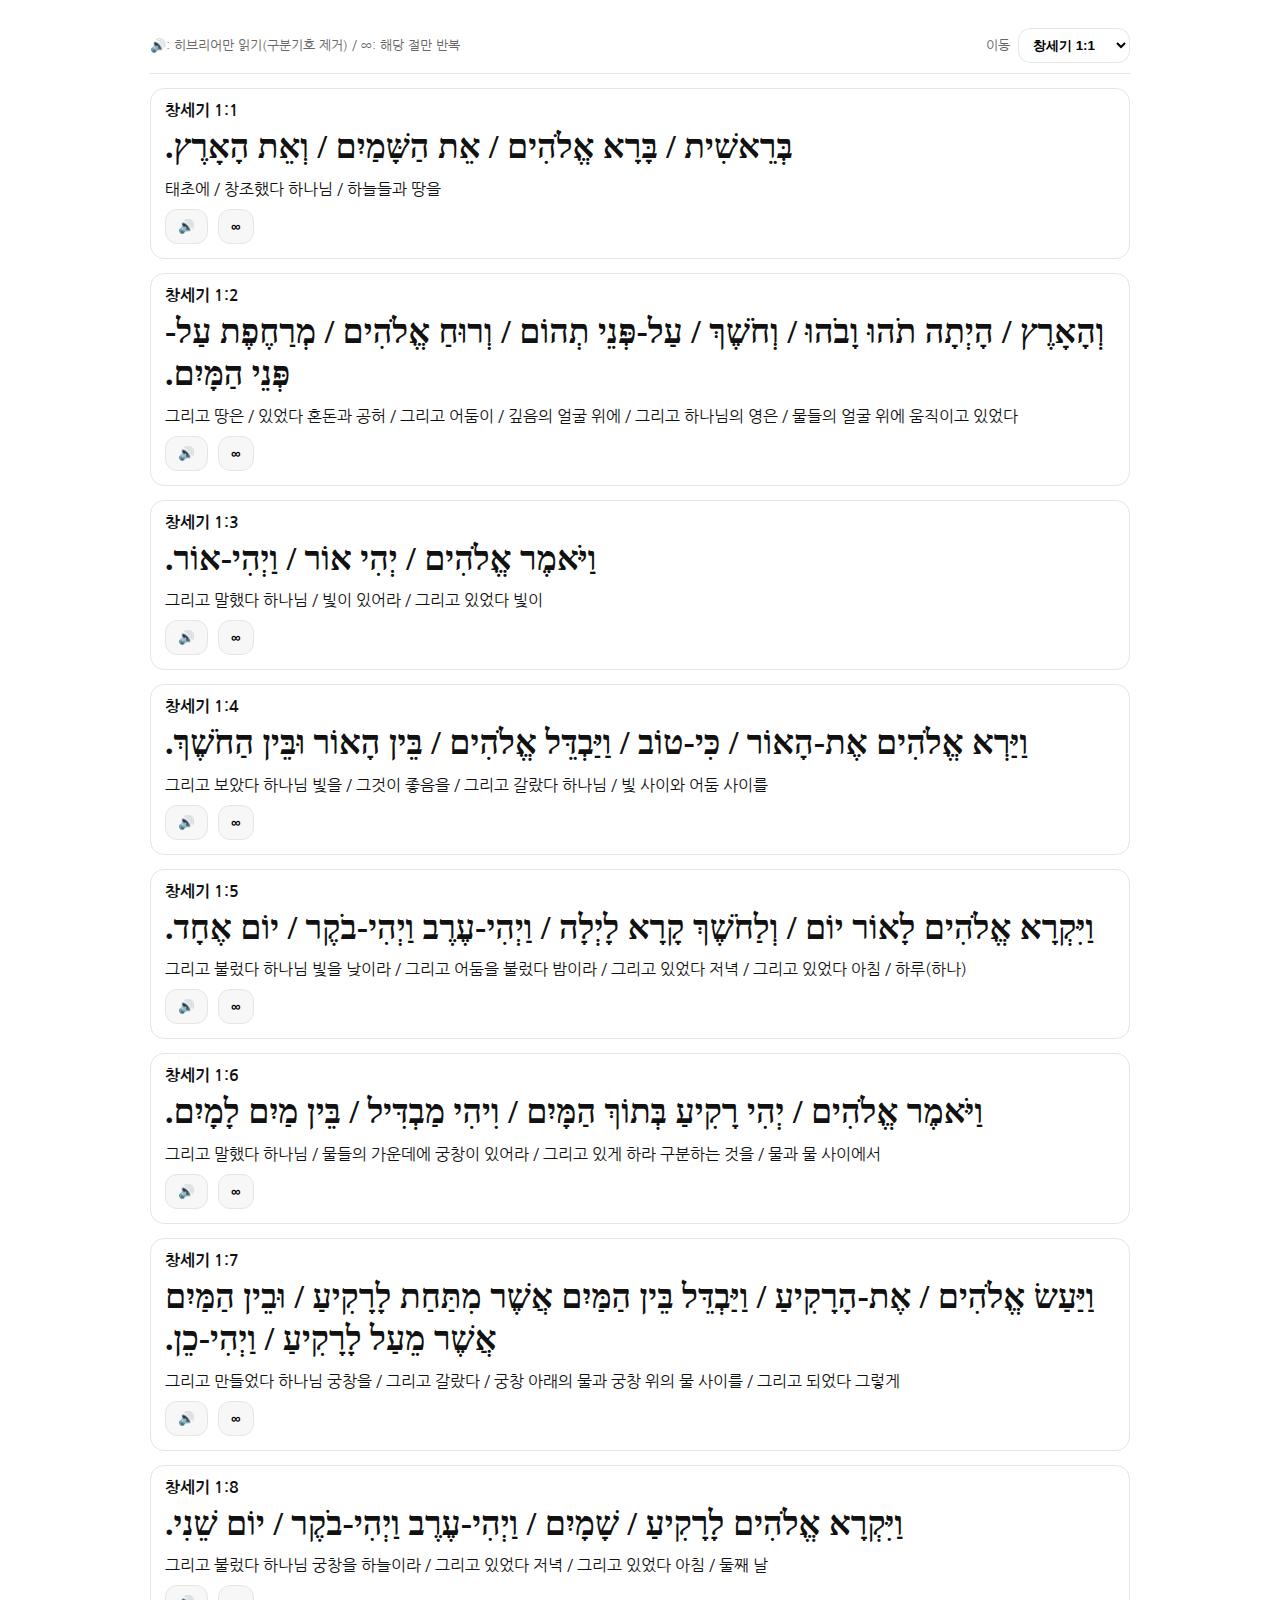
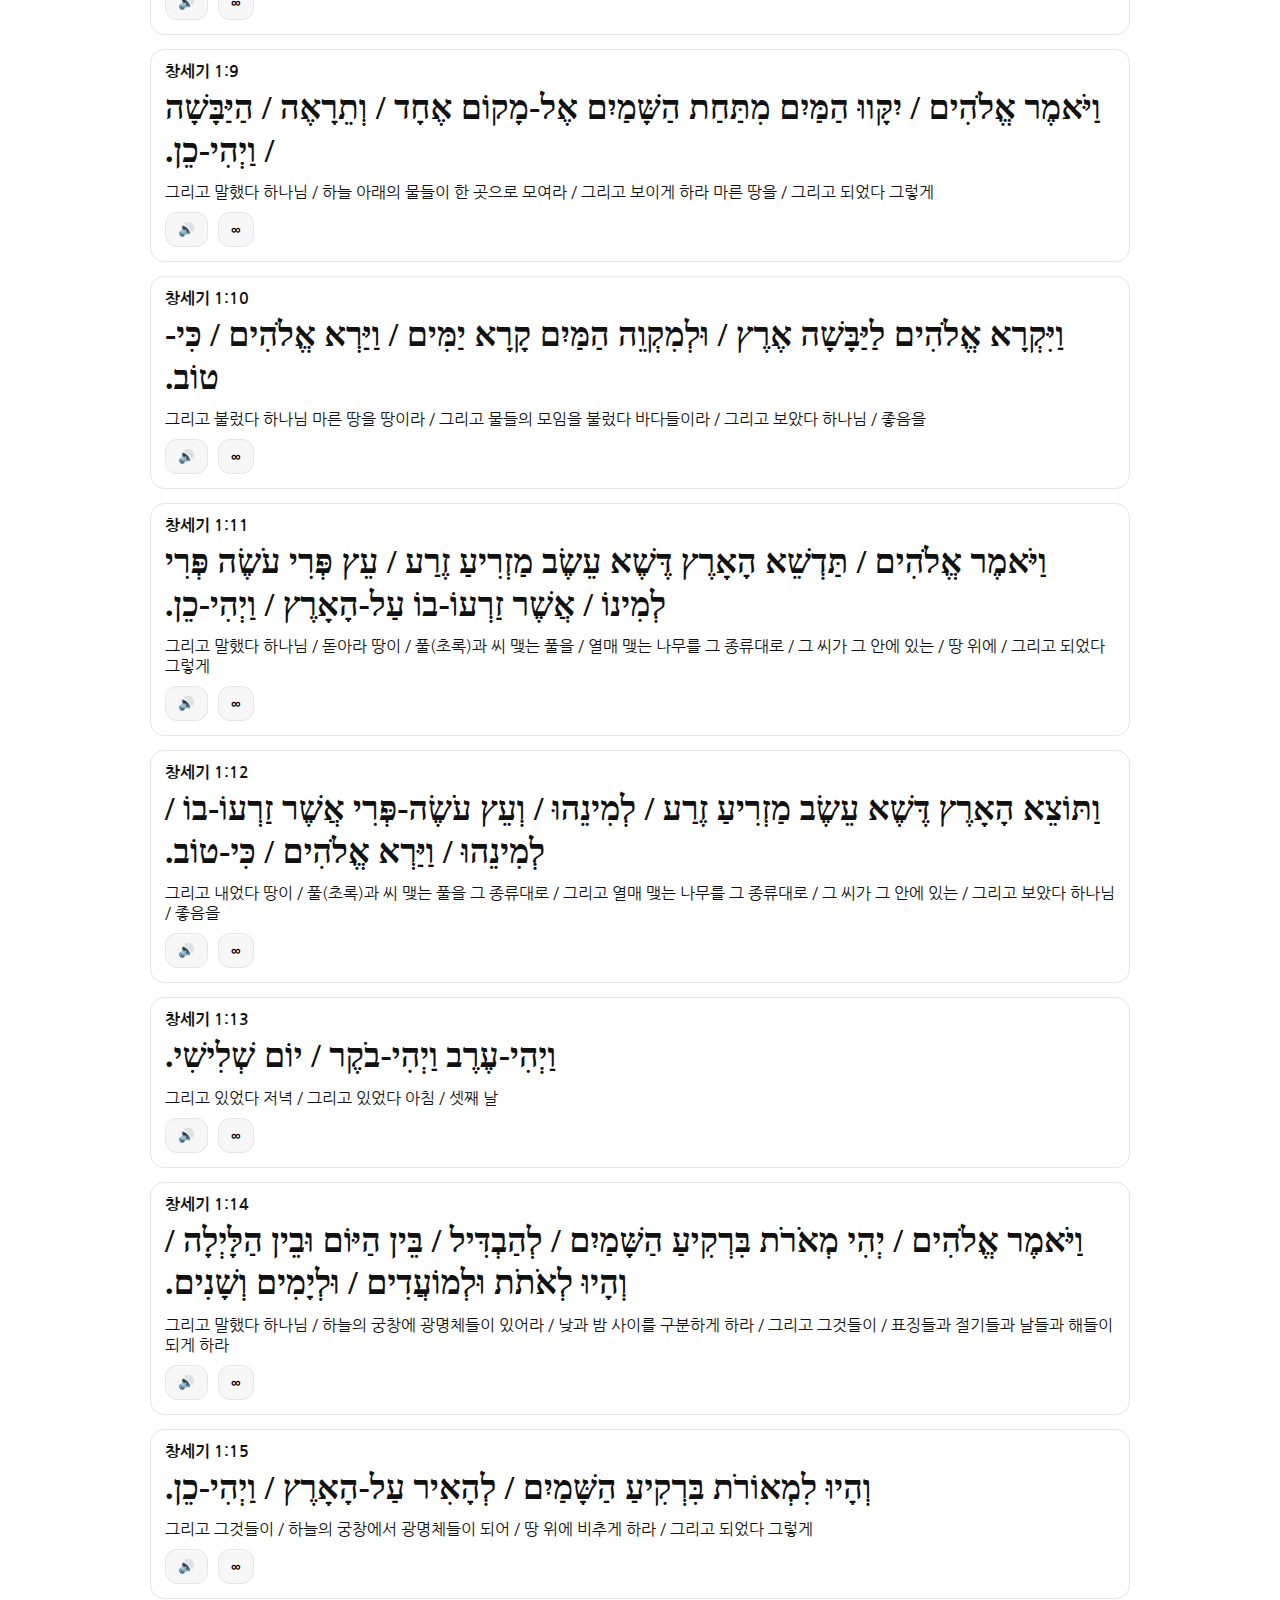
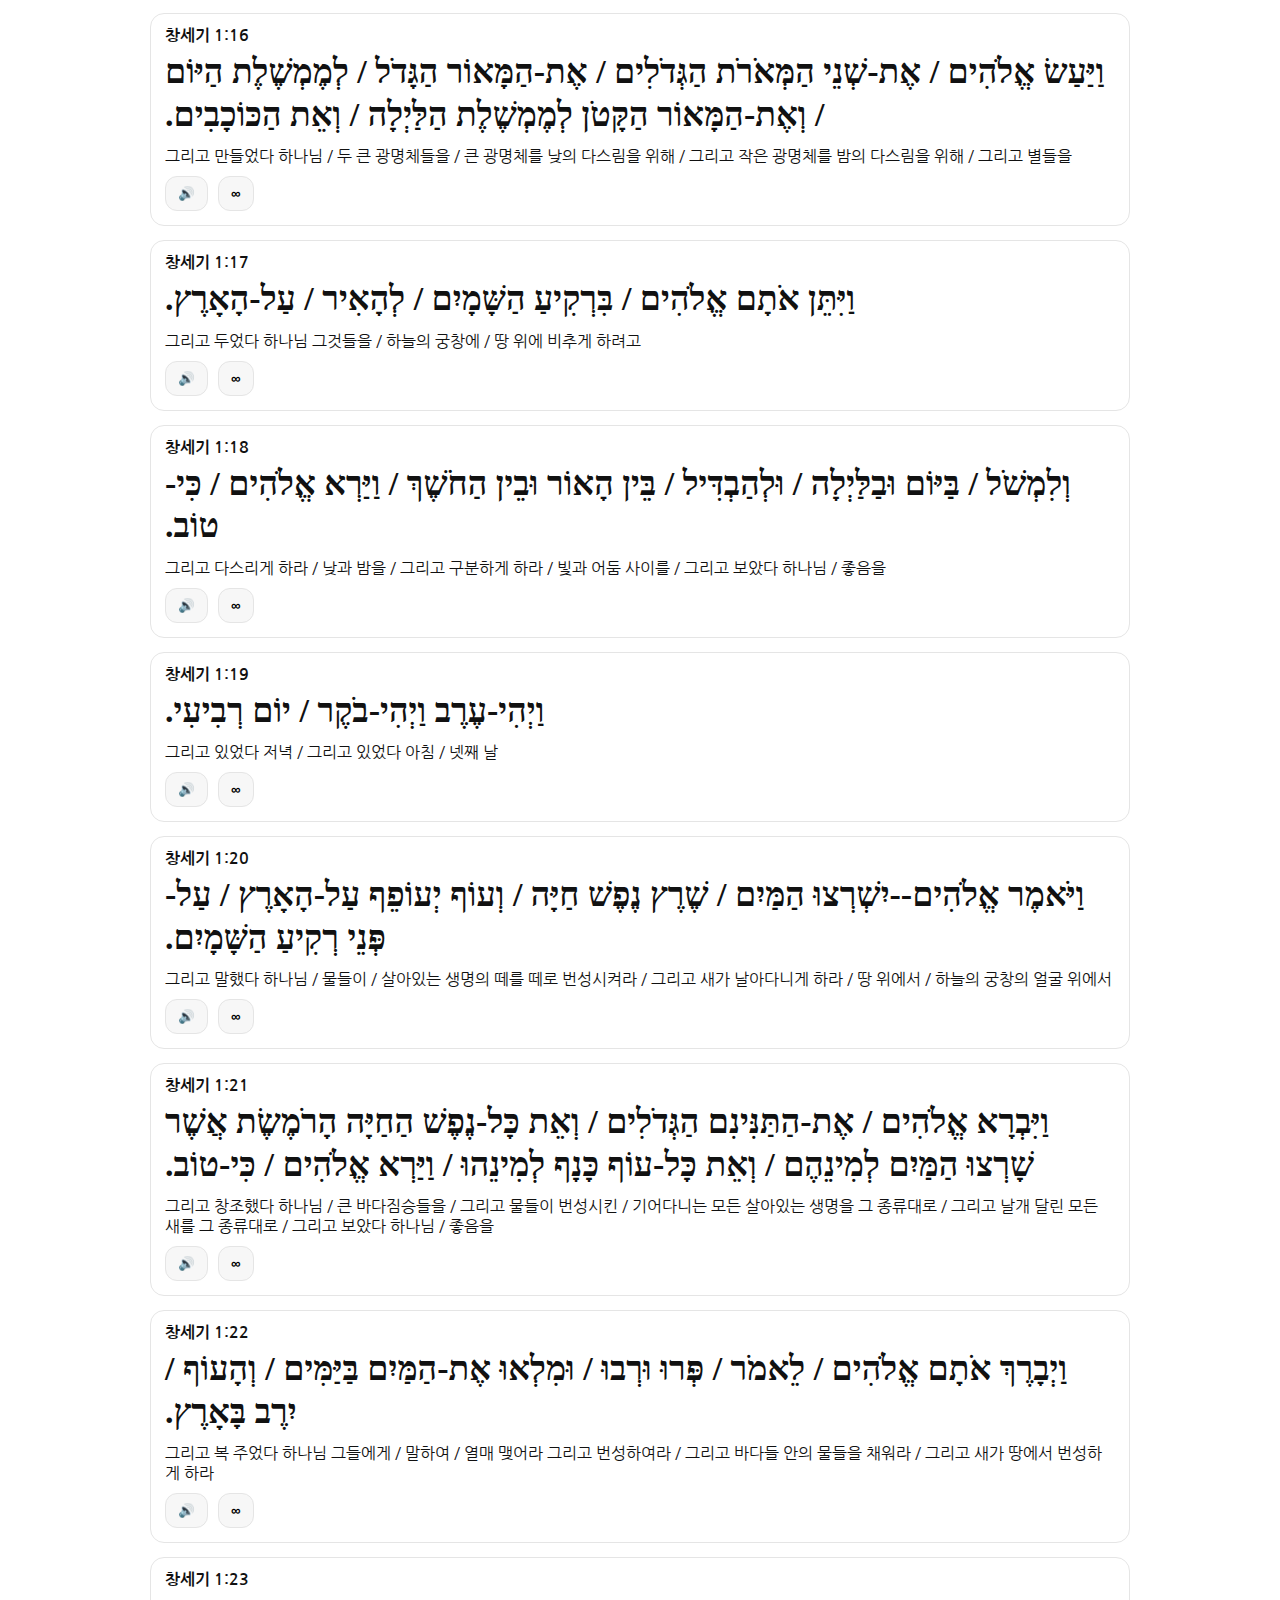
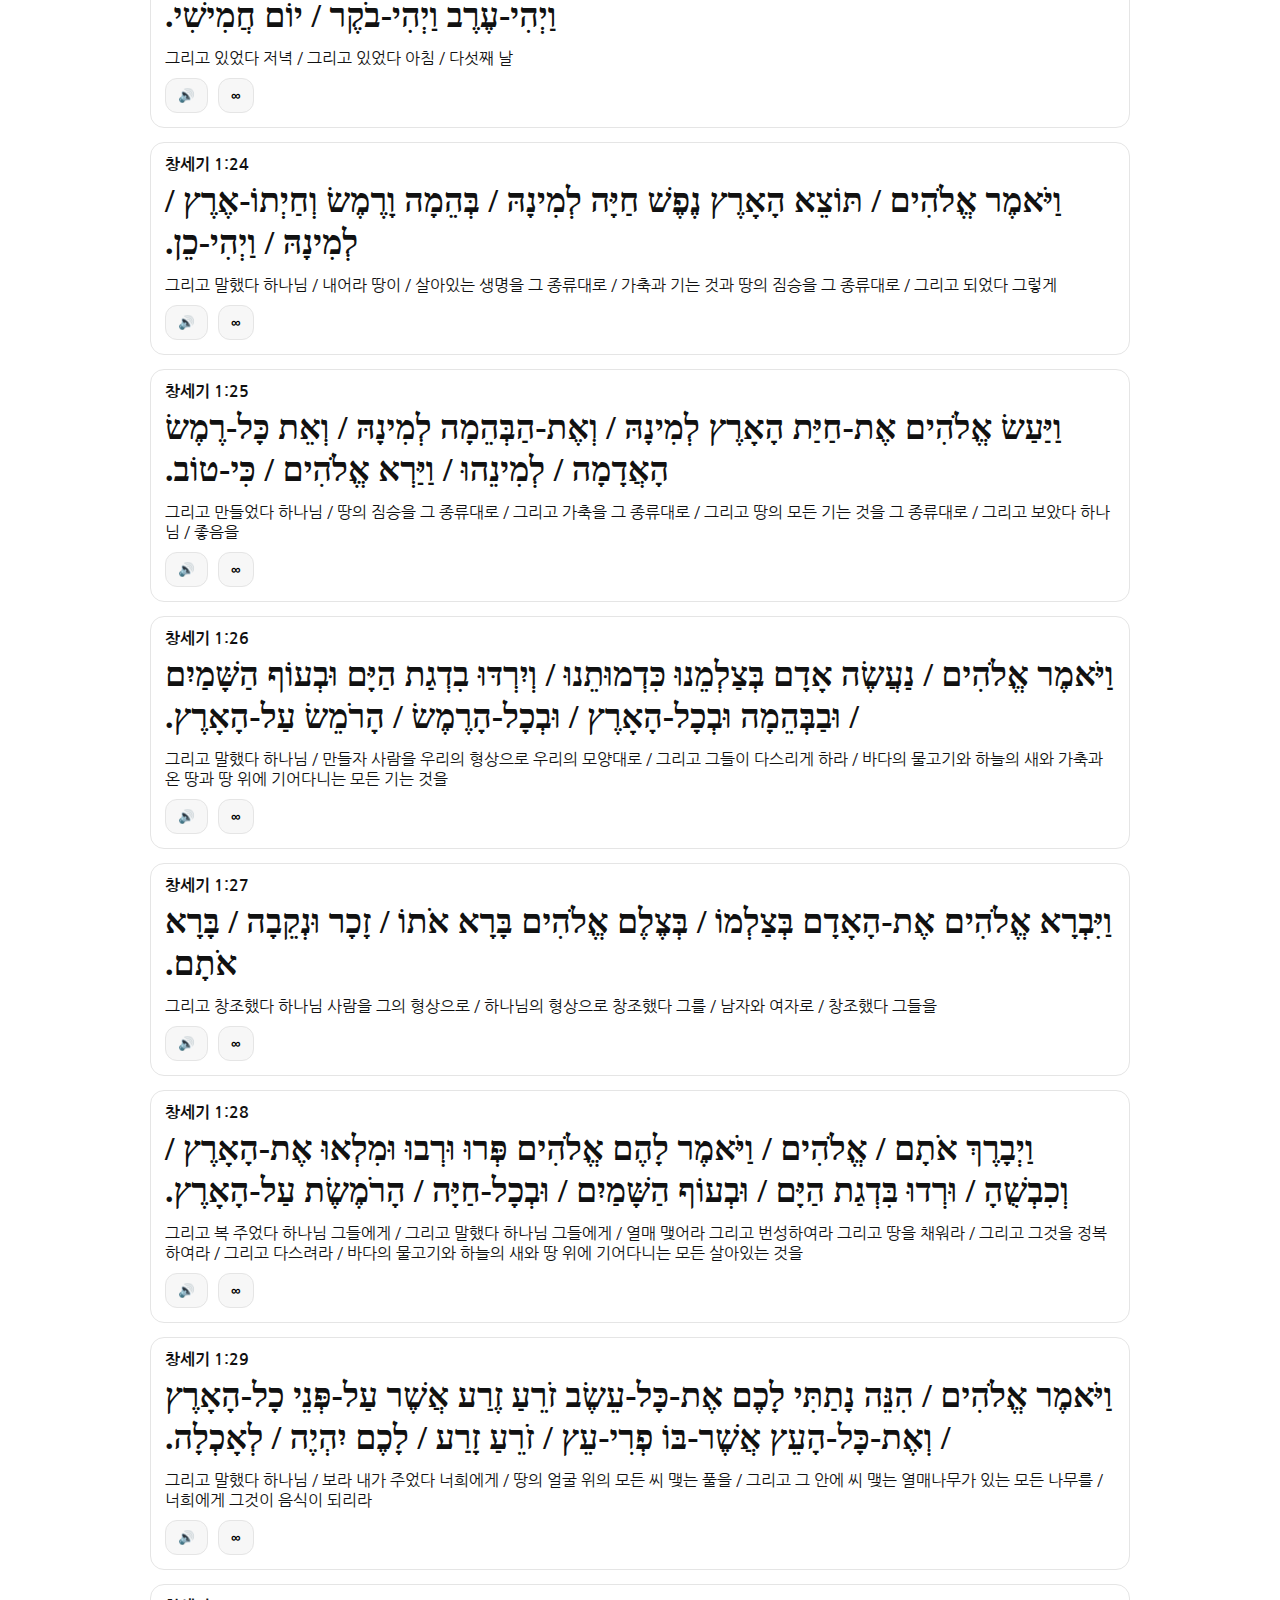
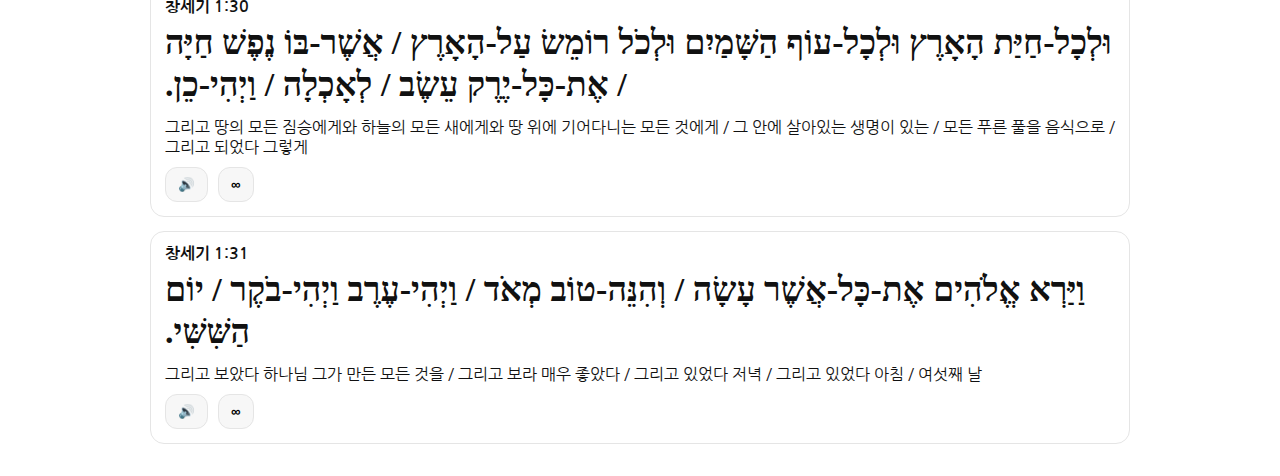
<file: g1.html>
<!doctype html>
<html lang="ko">
<head>
  <meta charset="utf-8" />
  <meta name="viewport" content="width=device-width, initial-scale=1" />
  <title>창세기 1장 (1–31)</title>

  <link rel="preconnect" href="https://fonts.googleapis.com">
  <link rel="preconnect" href="https://fonts.gstatic.com" crossorigin>
  <link href="https://fonts.googleapis.com/css2?family=Nanum+Gothic:wght@400;700&display=swap" rel="stylesheet">

  <style>
    :root{--gap:14px;--border:#e5e5e5;--muted:#666;--on:#0b5;--playing:#08f;}
    body{margin:0; padding:18px; font-family:"Nanum Gothic", system-ui, -apple-system, Segoe UI, Roboto, Arial, sans-serif; background:#fff; color:#111;}
    .wrap{max-width:980px; margin:0 auto;}
    .verse{border:1px solid var(--border); border-radius:14px; padding:14px; margin:0 0 var(--gap) 0;}
    .ref{font-weight:700; margin:0 0 8px 0;}
    h1.he{margin:0 0 10px 0; font-size:34px; line-height:1.25; direction:rtl; unicode-bidi:plaintext; text-align:left; font-family:"SBL Hebrew","Ezra SIL SR","Times New Roman",serif;}
    .kor{margin:0 0 10px 0; font-size:16px; color:#111;}
    .btnrow{display:flex; gap:10px; align-items:center; flex-wrap:wrap;}
    button{border:1px solid var(--border); background:#f7f7f7; padding:9px 12px; border-radius:12px; cursor:pointer; font-weight:700;}
    button:hover{background:#f0f0f0;}
    button.playing{border-color:var(--playing); color:var(--playing); background:#eef6ff;}
    button.repeatOn{border-color:var(--on); color:var(--on); background:#eafff3;}
    .note{margin:0 0 14px 0; color:var(--muted); font-size:13px;}

.topbar{
  position: sticky;
  top: 8px;
  z-index: 999;
  background: #fff;
  padding: 10px 0;
  margin: 0 0 14px 0;

  display:flex;
  align-items:center;
  justify-content:space-between;
  gap:12px;

  border-bottom: 1px solid var(--border);
}

.topbar .note{margin:0; color:var(--muted); font-size:13px;}
.jump{display:flex; align-items:center; gap:8px; font-size:13px; color:var(--muted);}
#jumpSelect{padding:8px 10px; border:1px solid var(--border); border-radius:12px; background:#fff; font-weight:700;}

  </style>
</head>
<body>
  <div class="wrap">
    <div class="topbar">
  <p class="note">🔊: 히브리어만 읽기(구분기호 제거) / ∞: 해당 절만 반복</p>

  <label class="jump">
    <span>이동</span>
    <select id="jumpSelect" aria-label="절 이동"></select>
  </label>
</div>


    <section class="verse" id="v1">
      <div class="ref">창세기 1:1</div>
      <h1 class="he">בְּרֵאשִׁית / בָּרָא אֱלֹהִים / אֵת הַשָּׁמַיִם / וְאֵת הָאָרֶץ.</h1>
      <div class="kor">태초에 / 창조했다 하나님 / 하늘들과 땅을</div>
      <div class="btnrow">
        <button class="playBtn" data-v="1">🔊</button>
        <button class="loopBtn" data-v="1">∞</button>
      </div>
    </section>

    <section class="verse" id="v2">
      <div class="ref">창세기 1:2</div>
      <h1 class="he">וְהָאָרֶץ / הָיְתָה תֹהוּ וָבֹהוּ / וְחֹשֶׁךְ / עַל-פְּנֵי תְהוֹם / וְרוּחַ אֱלֹהִים / מְרַחֶפֶת עַל-פְּנֵי הַמָּיִם.</h1>
      <div class="kor">그리고 땅은 / 있었다 혼돈과 공허 / 그리고 어둠이 / 깊음의 얼굴 위에 / 그리고 하나님의 영은 / 물들의 얼굴 위에 움직이고 있었다</div>
      <div class="btnrow">
        <button class="playBtn" data-v="2">🔊</button>
        <button class="loopBtn" data-v="2">∞</button>
      </div>
    </section>

    <section class="verse" id="v3">
      <div class="ref">창세기 1:3</div>
      <h1 class="he">וַיֹּאמֶר אֱלֹהִים / יְהִי אוֹר / וַיְהִי-אוֹר.</h1>
      <div class="kor">그리고 말했다 하나님 / 빛이 있어라 / 그리고 있었다 빛이</div>
      <div class="btnrow">
        <button class="playBtn" data-v="3">🔊</button>
        <button class="loopBtn" data-v="3">∞</button>
      </div>
    </section>

    <section class="verse" id="v4">
      <div class="ref">창세기 1:4</div>
      <h1 class="he">וַיַּרְא אֱלֹהִים אֶת-הָאוֹר / כִּי-טוֹב / וַיַּבְדֵּל אֱלֹהִים / בֵּין הָאוֹר וּבֵּין הַחֹשֶׁךְ.</h1>
      <div class="kor">그리고 보았다 하나님 빛을 / 그것이 좋음을 / 그리고 갈랐다 하나님 / 빛 사이와 어둠 사이를</div>
      <div class="btnrow">
        <button class="playBtn" data-v="4">🔊</button>
        <button class="loopBtn" data-v="4">∞</button>
      </div>
    </section>

    <section class="verse" id="v5">
      <div class="ref">창세기 1:5</div>
      <h1 class="he">וַיִּקְרָא אֱלֹהִים לָאוֹר יוֹם / וְלַחֹשֶׁךְ קָרָא לָיְלָה / וַיְהִי-עֶרֶב וַיְהִי-בֹקֶר / יוֹם אֶחָד.</h1>
      <div class="kor">그리고 불렀다 하나님 빛을 낮이라 / 그리고 어둠을 불렀다 밤이라 / 그리고 있었다 저녁 / 그리고 있었다 아침 / 하루(하나)</div>
      <div class="btnrow">
        <button class="playBtn" data-v="5">🔊</button>
        <button class="loopBtn" data-v="5">∞</button>
      </div>
    </section>

    <section class="verse" id="v6">
      <div class="ref">창세기 1:6</div>
      <h1 class="he">וַיֹּאמֶר אֱלֹהִים / יְהִי רָקִיעַ בְּתוֹךְ הַמָּיִם / וִיהִי מַבְדִּיל / בֵּין מַיִם לָמָיִם.</h1>
      <div class="kor">그리고 말했다 하나님 / 물들의 가운데에 궁창이 있어라 / 그리고 있게 하라 구분하는 것을 / 물과 물 사이에서</div>
      <div class="btnrow">
        <button class="playBtn" data-v="6">🔊</button>
        <button class="loopBtn" data-v="6">∞</button>
      </div>
    </section>

    <section class="verse" id="v7">
      <div class="ref">창세기 1:7</div>
      <h1 class="he">וַיַּעַשׂ אֱלֹהִים / אֶת-הָרָקִיעַ / וַיַּבְדֵּל בֵּין הַמַּיִם אֲשֶׁר מִתַּחַת לָרָקִיעַ / וּבֵין הַמַּיִם אֲשֶׁר מֵעַל לָרָקִיעַ / וַיְהִי-כֵן.</h1>
      <div class="kor">그리고 만들었다 하나님 궁창을 / 그리고 갈랐다 / 궁창 아래의 물과 궁창 위의 물 사이를 / 그리고 되었다 그렇게</div>
      <div class="btnrow">
        <button class="playBtn" data-v="7">🔊</button>
        <button class="loopBtn" data-v="7">∞</button>
      </div>
    </section>

    <section class="verse" id="v8">
      <div class="ref">창세기 1:8</div>
      <h1 class="he">וַיִּקְרָא אֱלֹהִים לָרָקִיעַ / שָׁמָיִם / וַיְהִי-עֶרֶב וַיְהִי-בֹקֶר / יוֹם שֵׁנִי.</h1>
      <div class="kor">그리고 불렀다 하나님 궁창을 하늘이라 / 그리고 있었다 저녁 / 그리고 있었다 아침 / 둘째 날</div>
      <div class="btnrow">
        <button class="playBtn" data-v="8">🔊</button>
        <button class="loopBtn" data-v="8">∞</button>
      </div>
    </section>

    <section class="verse" id="v9">
      <div class="ref">창세기 1:9</div>
      <h1 class="he">וַיֹּאמֶר אֱלֹהִים / יִקָּווּ הַמַּיִם מִתַּחַת הַשָּׁמַיִם אֶל-מָקוֹם אֶחָד / וְתֵרָאֶה / הַיַּבָּשָׁה / וַיְהִי-כֵן.</h1>
      <div class="kor">그리고 말했다 하나님 / 하늘 아래의 물들이 한 곳으로 모여라 / 그리고 보이게 하라 마른 땅을 / 그리고 되었다 그렇게</div>
      <div class="btnrow">
        <button class="playBtn" data-v="9">🔊</button>
        <button class="loopBtn" data-v="9">∞</button>
      </div>
    </section>

    <section class="verse" id="v10">
      <div class="ref">창세기 1:10</div>
      <h1 class="he">וַיִּקְרָא אֱלֹהִים לַיַּבָּשָׁה אֶרֶץ / וּלְמִקְוֵה הַמַּיִם קָרָא יַמִּים / וַיַּרְא אֱלֹהִים / כִּי-טוֹב.</h1>
      <div class="kor">그리고 불렀다 하나님 마른 땅을 땅이라 / 그리고 물들의 모임을 불렀다 바다들이라 / 그리고 보았다 하나님 / 좋음을</div>
      <div class="btnrow">
        <button class="playBtn" data-v="10">🔊</button>
        <button class="loopBtn" data-v="10">∞</button>
      </div>
    </section>

    <section class="verse" id="v11">
      <div class="ref">창세기 1:11</div>
      <h1 class="he">וַיֹּאמֶר אֱלֹהִים / תַּדְשֵׁא הָאָרֶץ דֶּשֶׁא עֵשֶׂב מַזְרִיעַ זֶרַע / עֵץ פְּרִי עֹשֶׂה פְּרִי לְמִינוֹ / אֲשֶׁר זַרְעוֹ-בוֹ עַל-הָאָרֶץ / וַיְהִי-כֵן.</h1>
      <div class="kor">그리고 말했다 하나님 / 돋아라 땅이 / 풀(초록)과 씨 맺는 풀을 / 열매 맺는 나무를 그 종류대로 / 그 씨가 그 안에 있는 / 땅 위에 / 그리고 되었다 그렇게</div>
      <div class="btnrow">
        <button class="playBtn" data-v="11">🔊</button>
        <button class="loopBtn" data-v="11">∞</button>
      </div>
    </section>

    <section class="verse" id="v12">
      <div class="ref">창세기 1:12</div>
      <h1 class="he">וַתּוֹצֵא הָאָרֶץ דֶּשֶׁא עֵשֶׂב מַזְרִיעַ זֶרַע / לְמִינֵהוּ / וְעֵץ עֹשֶׂה-פְּרִי אֲשֶׁר זַרְעוֹ-בוֹ / לְמִינֵהוּ / וַיַּרְא אֱלֹהִים / כִּי-טוֹב.</h1>
      <div class="kor">그리고 내었다 땅이 / 풀(초록)과 씨 맺는 풀을 그 종류대로 / 그리고 열매 맺는 나무를 그 종류대로 / 그 씨가 그 안에 있는 / 그리고 보았다 하나님 / 좋음을</div>
      <div class="btnrow">
        <button class="playBtn" data-v="12">🔊</button>
        <button class="loopBtn" data-v="12">∞</button>
      </div>
    </section>

    <section class="verse" id="v13">
      <div class="ref">창세기 1:13</div>
      <h1 class="he">וַיְהִי-עֶרֶב וַיְהִי-בֹקֶר / יוֹם שְׁלִישִׁי.</h1>
      <div class="kor">그리고 있었다 저녁 / 그리고 있었다 아침 / 셋째 날</div>
      <div class="btnrow">
        <button class="playBtn" data-v="13">🔊</button>
        <button class="loopBtn" data-v="13">∞</button>
      </div>
    </section>

    <section class="verse" id="v14">
      <div class="ref">창세기 1:14</div>
      <h1 class="he">וַיֹּאמֶר אֱלֹהִים / יְהִי מְאֹרֹת בִּרְקִיעַ הַשָּׁמַיִם / לְהַבְדִּיל / בֵּין הַיּוֹם וּבֵין הַלָּיְלָה / וְהָיוּ לְאֹתֹת וּלְמוֹעֲדִים / וּלְיָמִים וְשָׁנִים.</h1>
      <div class="kor">그리고 말했다 하나님 / 하늘의 궁창에 광명체들이 있어라 / 낮과 밤 사이를 구분하게 하라 / 그리고 그것들이 / 표징들과 절기들과 날들과 해들이 되게 하라</div>
      <div class="btnrow">
        <button class="playBtn" data-v="14">🔊</button>
        <button class="loopBtn" data-v="14">∞</button>
      </div>
    </section>

    <section class="verse" id="v15">
      <div class="ref">창세기 1:15</div>
      <h1 class="he">וְהָיוּ לִמְאוֹרֹת בִּרְקִיעַ הַשָּׁמַיִם / לְהָאִיר עַל-הָאָרֶץ / וַיְהִי-כֵן.</h1>
      <div class="kor">그리고 그것들이 / 하늘의 궁창에서 광명체들이 되어 / 땅 위에 비추게 하라 / 그리고 되었다 그렇게</div>
      <div class="btnrow">
        <button class="playBtn" data-v="15">🔊</button>
        <button class="loopBtn" data-v="15">∞</button>
      </div>
    </section>

    <section class="verse" id="v16">
      <div class="ref">창세기 1:16</div>
      <h1 class="he">וַיַּעַשׂ אֱלֹהִים / אֶת-שְׁנֵי הַמְּאֹרֹת הַגְּדֹלִים / אֶת-הַמָּאוֹר הַגָּדֹל / לְמֶמְשֶׁלֶת הַיּוֹם / וְאֶת-הַמָּאוֹר הַקָּטֹן לְמֶמְשֶׁלֶת הַלַּיְלָה / וְאֵת הַכּוֹכָבִים.</h1>
      <div class="kor">그리고 만들었다 하나님 / 두 큰 광명체들을 / 큰 광명체를 낮의 다스림을 위해 / 그리고 작은 광명체를 밤의 다스림을 위해 / 그리고 별들을</div>
      <div class="btnrow">
        <button class="playBtn" data-v="16">🔊</button>
        <button class="loopBtn" data-v="16">∞</button>
      </div>
    </section>

    <section class="verse" id="v17">
      <div class="ref">창세기 1:17</div>
      <h1 class="he">וַיִּתֵּן אֹתָם אֱלֹהִים / בִּרְקִיעַ הַשָּׁמָיִם / לְהָאִיר / עַל-הָאָרֶץ.</h1>
      <div class="kor">그리고 두었다 하나님 그것들을 / 하늘의 궁창에 / 땅 위에 비추게 하려고</div>
      <div class="btnrow">
        <button class="playBtn" data-v="17">🔊</button>
        <button class="loopBtn" data-v="17">∞</button>
      </div>
    </section>

    <section class="verse" id="v18">
      <div class="ref">창세기 1:18</div>
      <h1 class="he">וְלִמְשֹׁל / בַּיּוֹם וּבַלַּיְלָה / וּלְהַבְדִּיל / בֵּין הָאוֹר וּבֵין הַחֹשֶׁךְ / וַיַּרְא אֱלֹהִים / כִּי-טוֹב.</h1>
      <div class="kor">그리고 다스리게 하라 / 낮과 밤을 / 그리고 구분하게 하라 / 빛과 어둠 사이를 / 그리고 보았다 하나님 / 좋음을</div>
      <div class="btnrow">
        <button class="playBtn" data-v="18">🔊</button>
        <button class="loopBtn" data-v="18">∞</button>
      </div>
    </section>

    <section class="verse" id="v19">
      <div class="ref">창세기 1:19</div>
      <h1 class="he">וַיְהִי-עֶרֶב וַיְהִי-בֹקֶר / יוֹם רְבִיעִי.</h1>
      <div class="kor">그리고 있었다 저녁 / 그리고 있었다 아침 / 넷째 날</div>
      <div class="btnrow">
        <button class="playBtn" data-v="19">🔊</button>
        <button class="loopBtn" data-v="19">∞</button>
      </div>
    </section>

    <section class="verse" id="v20">
      <div class="ref">창세기 1:20</div>
      <h1 class="he">וַיֹּאמֶר אֱלֹהִים--יִשְׁרְצוּ הַמַּיִם / שֶׁרֶץ נֶפֶשׁ חַיָּה / וְעוֹף יְעוֹפֵף עַל-הָאָרֶץ / עַל-פְּנֵי רְקִיעַ הַשָּׁמָיִם.</h1>
      <div class="kor">그리고 말했다 하나님 / 물들이 / 살아있는 생명의 떼를 떼로 번성시켜라 / 그리고 새가 날아다니게 하라 / 땅 위에서 / 하늘의 궁창의 얼굴 위에서</div>
      <div class="btnrow">
        <button class="playBtn" data-v="20">🔊</button>
        <button class="loopBtn" data-v="20">∞</button>
      </div>
    </section>

    <section class="verse" id="v21">
      <div class="ref">창세기 1:21</div>
      <h1 class="he">וַיִּבְרָא אֱלֹהִים / אֶת-הַתַּנִּינִם הַגְּדֹלִים / וְאֵת כָּל-נֶפֶשׁ הַחַיָּה הָרֹמֶשֶׂת אֲשֶׁר שָׁרְצוּ הַמַּיִם לְמִינֵהֶם / וְאֵת כָּל-עוֹף כָּנָף לְמִינֵהוּ / וַיַּרְא אֱלֹהִים / כִּי-טוֹב.</h1>
      <div class="kor">그리고 창조했다 하나님 / 큰 바다짐승들을 / 그리고 물들이 번성시킨 / 기어다니는 모든 살아있는 생명을 그 종류대로 / 그리고 날개 달린 모든 새를 그 종류대로 / 그리고 보았다 하나님 / 좋음을</div>
      <div class="btnrow">
        <button class="playBtn" data-v="21">🔊</button>
        <button class="loopBtn" data-v="21">∞</button>
      </div>
    </section>

    <section class="verse" id="v22">
      <div class="ref">창세기 1:22</div>
      <h1 class="he">וַיְבָרֶךְ אֹתָם אֱלֹהִים / לֵאמֹר / פְּרוּ וּרְבוּ / וּמִלְאוּ אֶת-הַמַּיִם בַּיַּמִּים / וְהָעוֹף / יִרֶב בָּאָרֶץ.</h1>
      <div class="kor">그리고 복 주었다 하나님 그들에게 / 말하여 / 열매 맺어라 그리고 번성하여라 / 그리고 바다들 안의 물들을 채워라 / 그리고 새가 땅에서 번성하게 하라</div>
      <div class="btnrow">
        <button class="playBtn" data-v="22">🔊</button>
        <button class="loopBtn" data-v="22">∞</button>
      </div>
    </section>

    <section class="verse" id="v23">
      <div class="ref">창세기 1:23</div>
      <h1 class="he">וַיְהִי-עֶרֶב וַיְהִי-בֹקֶר / יוֹם חֲמִישִׁי.</h1>
      <div class="kor">그리고 있었다 저녁 / 그리고 있었다 아침 / 다섯째 날</div>
      <div class="btnrow">
        <button class="playBtn" data-v="23">🔊</button>
        <button class="loopBtn" data-v="23">∞</button>
      </div>
    </section>

    <section class="verse" id="v24">
      <div class="ref">창세기 1:24</div>
      <h1 class="he">וַיֹּאמֶר אֱלֹהִים / תּוֹצֵא הָאָרֶץ נֶפֶשׁ חַיָּה לְמִינָהּ / בְּהֵמָה וָרֶמֶשׂ וְחַיְתוֹ-אֶרֶץ / לְמִינָהּ / וַיְהִי-כֵן.</h1>
      <div class="kor">그리고 말했다 하나님 / 내어라 땅이 / 살아있는 생명을 그 종류대로 / 가축과 기는 것과 땅의 짐승을 그 종류대로 / 그리고 되었다 그렇게</div>
      <div class="btnrow">
        <button class="playBtn" data-v="24">🔊</button>
        <button class="loopBtn" data-v="24">∞</button>
      </div>
    </section>

    <section class="verse" id="v25">
      <div class="ref">창세기 1:25</div>
      <h1 class="he">וַיַּעַשׂ אֱלֹהִים אֶת-חַיַּת הָאָרֶץ לְמִינָהּ / וְאֶת-הַבְּהֵמָה לְמִינָהּ / וְאֵת כָּל-רֶמֶשׂ הָאֲדָמָה / לְמִינֵהוּ / וַיַּרְא אֱלֹהִים / כִּי-טוֹב.</h1>
      <div class="kor">그리고 만들었다 하나님 / 땅의 짐승을 그 종류대로 / 그리고 가축을 그 종류대로 / 그리고 땅의 모든 기는 것을 그 종류대로 / 그리고 보았다 하나님 / 좋음을</div>
      <div class="btnrow">
        <button class="playBtn" data-v="25">🔊</button>
        <button class="loopBtn" data-v="25">∞</button>
      </div>
    </section>

    <section class="verse" id="v26">
      <div class="ref">창세기 1:26</div>
      <h1 class="he">וַיֹּאמֶר אֱלֹהִים / נַעֲשֶׂה אָדָם בְּצַלְמֵנוּ כִּדְמוּתֵנוּ / וְיִרְדּוּ בִדְגַת הַיָּם וּבְעוֹף הַשָּׁמַיִם / וּבַבְּהֵמָה וּבְכָל-הָאָרֶץ / וּבְכָל-הָרֶמֶשׂ / הָרֹמֵשׂ עַל-הָאָרֶץ.</h1>
      <div class="kor">그리고 말했다 하나님 / 만들자 사람을 우리의 형상으로 우리의 모양대로 / 그리고 그들이 다스리게 하라 / 바다의 물고기와 하늘의 새와 가축과 온 땅과 땅 위에 기어다니는 모든 기는 것을</div>
      <div class="btnrow">
        <button class="playBtn" data-v="26">🔊</button>
        <button class="loopBtn" data-v="26">∞</button>
      </div>
    </section>

    <section class="verse" id="v27">
      <div class="ref">창세기 1:27</div>
      <h1 class="he">וַיִּבְרָא אֱלֹהִים אֶת-הָאָדָם בְּצַלְמוֹ / בְּצֶלֶם אֱלֹהִים בָּרָא אֹתוֹ / זָכָר וּנְקֵבָה / בָּרָא אֹתָם.</h1>
      <div class="kor">그리고 창조했다 하나님 사람을 그의 형상으로 / 하나님의 형상으로 창조했다 그를 / 남자와 여자로 / 창조했다 그들을</div>
      <div class="btnrow">
        <button class="playBtn" data-v="27">🔊</button>
        <button class="loopBtn" data-v="27">∞</button>
      </div>
    </section>

    <section class="verse" id="v28">
      <div class="ref">창세기 1:28</div>
      <h1 class="he">וַיְבָרֶךְ אֹתָם / אֱלֹהִים / וַיֹּאמֶר לָהֶם אֱלֹהִים פְּרוּ וּרְבוּ וּמִלְאוּ אֶת-הָאָרֶץ / וְכִבְשֻׁהָ / וּרְדוּ בִּדְגַת הַיָּם / וּבְעוֹף הַשָּׁמַיִם / וּבְכָל-חַיָּה / הָרֹמֶשֶׂת עַל-הָאָרֶץ.</h1>
      <div class="kor">그리고 복 주었다 하나님 그들에게 / 그리고 말했다 하나님 그들에게 / 열매 맺어라 그리고 번성하여라 그리고 땅을 채워라 / 그리고 그것을 정복하여라 / 그리고 다스려라 / 바다의 물고기와 하늘의 새와 땅 위에 기어다니는 모든 살아있는 것을</div>
      <div class="btnrow">
        <button class="playBtn" data-v="28">🔊</button>
        <button class="loopBtn" data-v="28">∞</button>
      </div>
    </section>

    <section class="verse" id="v29">
      <div class="ref">창세기 1:29</div>
      <h1 class="he">וַיֹּאמֶר אֱלֹהִים / הִנֵּה נָתַתִּי לָכֶם אֶת-כָּל-עֵשֶׂב זֹרֵעַ זֶרַע אֲשֶׁר עַל-פְּנֵי כָל-הָאָרֶץ / וְאֶת-כָּל-הָעֵץ אֲשֶׁר-בּוֹ פְרִי-עֵץ / זֹרֵעַ זָרַע / לָכֶם יִהְיֶה / לְאָכְלָה.</h1>
      <div class="kor">그리고 말했다 하나님 / 보라 내가 주었다 너희에게 / 땅의 얼굴 위의 모든 씨 맺는 풀을 / 그리고 그 안에 씨 맺는 열매나무가 있는 모든 나무를 / 너희에게 그것이 음식이 되리라</div>
      <div class="btnrow">
        <button class="playBtn" data-v="29">🔊</button>
        <button class="loopBtn" data-v="29">∞</button>
      </div>
    </section>

    <section class="verse" id="v30">
      <div class="ref">창세기 1:30</div>
      <h1 class="he">וּלְכָל-חַיַּת הָאָרֶץ וּלְכָל-עוֹף הַשָּׁמַיִם וּלְכֹל רוֹמֵשׂ עַל-הָאָרֶץ / אֲשֶׁר-בּוֹ נֶפֶשׁ חַיָּה / אֶת-כָּל-יֶרֶק עֵשֶׂב / לְאָכְלָה / וַיְהִי-כֵן.</h1>
      <div class="kor">그리고 땅의 모든 짐승에게와 하늘의 모든 새에게와 땅 위에 기어다니는 모든 것에게 / 그 안에 살아있는 생명이 있는 / 모든 푸른 풀을 음식으로 / 그리고 되었다 그렇게</div>
      <div class="btnrow">
        <button class="playBtn" data-v="30">🔊</button>
        <button class="loopBtn" data-v="30">∞</button>
      </div>
    </section>

    <section class="verse" id="v31">
      <div class="ref">창세기 1:31</div>
      <h1 class="he">וַיַּרְא אֱלֹהִים אֶת-כָּל-אֲשֶׁר עָשָׂה / וְהִנֵּה-טוֹב מְאֹד / וַיְהִי-עֶרֶב וַיְהִי-בֹקֶר / יוֹם הַשִּׁשִּׁי.</h1>
      <div class="kor">그리고 보았다 하나님 그가 만든 모든 것을 / 그리고 보라 매우 좋았다 / 그리고 있었다 저녁 / 그리고 있었다 아침 / 여섯째 날</div>
      <div class="btnrow">
        <button class="playBtn" data-v="31">🔊</button>
        <button class="loopBtn" data-v="31">∞</button>
      </div>
    </section>

  </div>

  <script>
    const VERSES = Object.fromEntries([
      [1, 'בְּרֵאשִׁית, בָּרָא אֱלֹהִים, אֵת הַשָּׁמַיִם, וְאֵת הָאָרֶץ.'],
      [2, 'וְהָאָרֶץ, הָיְתָה תֹהוּ וָבֹהוּ, וְחֹשֶׁךְ, עַל-פְּנֵי תְהוֹם; וְרוּחַ אֱלֹהִים, מְרַחֶפֶת עַל-פְּנֵי הַמָּיִם.'],
      [3, 'וַיֹּאמֶר אֱלֹהִים, יְהִי אוֹר; וַיְהִי-אוֹר.'],
      [4, 'וַיַּרְא אֱלֹהִים אֶת-הָאוֹר, כִּי-טוֹב; וַיַּבְדֵּל אֱלֹהִים, בֵּין הָאוֹר וּבֵּין הַחֹשֶׁךְ.'],
      [5, 'וַיִּקְרָא אֱלֹהִים לָאוֹר יוֹם, וְלַחֹשֶׁךְ קָרָא לָיְלָה; וַיְהִי-עֶרֶב וַיְהִי-בֹקֶר, יוֹם אֶחָד.'],
      [6, 'וַיֹּאמֶר אֱלֹהִים, יְהִי רָקִיעַ בְּתוֹךְ הַמָּיִם, וִיהִי מַבְדִּיל, בֵּין מַיִם לָמָיִם.'],
      [7, 'וַיַּעַשׂ אֱלֹהִים, אֶת-הָרָקִיעַ, וַיַּבְדֵּל בֵּין הַמַּיִם אֲשֶׁר מִתַּחַת לָרָקִיעַ, וּבֵין הַמַּיִם אֲשֶׁר מֵעַל לָרָקִיעַ; וַיְהִי-כֵן.'],
      [8, 'וַיִּקְרָא אֱלֹהִים לָרָקִיעַ, שָׁמָיִם; וַיְהִי-עֶרֶב וַיְהִי-בֹקֶר, יוֹם שֵׁנִי.'],
      [9, 'וַיֹּאמֶר אֱלֹהִים, יִקָּווּ הַמַּיִם מִתַּחַת הַשָּׁמַיִם אֶל-מָקוֹם אֶחָד, וְתֵרָאֶה, הַיַּבָּשָׁה; וַיְהִי-כֵן.'],
      [10, 'וַיִּקְרָא אֱלֹהִים לַיַּבָּשָׁה אֶרֶץ, וּלְמִקְוֵה הַמַּיִם קָרָא יַמִּים; וַיַּרְא אֱלֹהִים, כִּי-טוֹב.'],
      [11, 'וַיֹּאמֶר אֱלֹהִים, תַּדְשֵׁא הָאָרֶץ דֶּשֶׁא עֵשֶׂב מַזְרִיעַ זֶרַע, עֵץ פְּרִי עֹשֶׂה פְּרִי לְמִינוֹ, אֲשֶׁר זַרְעוֹ-בוֹ עַל-הָאָרֶץ; וַיְהִי-כֵן.'],
      [12, 'וַתּוֹצֵא הָאָרֶץ דֶּשֶׁא עֵשֶׂב מַזְרִיעַ זֶרַע, לְמִינֵהוּ, וְעֵץ עֹשֶׂה-פְּרִי אֲשֶׁר זַרְעוֹ-בוֹ, לְמִינֵהוּ; וַיַּרְא אֱלֹהִים, כִּי-טוֹב.'],
      [13, 'וַיְהִי-עֶרֶב וַיְהִי-בֹקֶר, יוֹם שְׁלִישִׁי.'],
      [14, 'וַיֹּאמֶר אֱלֹהִים, יְהִי מְאֹרֹת בִּרְקִיעַ הַשָּׁמַיִם, לְהַבְדִּיל, בֵּין הַיּוֹם וּבֵין הַלָּיְלָה; וְהָיוּ לְאֹתֹת וּלְמוֹעֲדִים, וּלְיָמִים וְשָׁנִים.'],
      [15, 'וְהָיוּ לִמְאוֹרֹת בִּרְקִיעַ הַשָּׁמַיִם, לְהָאִיר עַל-הָאָרֶץ; וַיְהִי-כֵן.'],
      [16, 'וַיַּעַשׂ אֱלֹהִים, אֶת-שְׁנֵי הַמְּאֹרֹת הַגְּדֹלִים:  אֶת-הַמָּאוֹר הַגָּדֹל, לְמֶמְשֶׁלֶת הַיּוֹם, וְאֶת-הַמָּאוֹר הַקָּטֹן לְמֶמְשֶׁלֶת הַלַּיְלָה, וְאֵת הַכּוֹכָבִים.'],
      [17, 'וַיִּתֵּן אֹתָם אֱלֹהִים, בִּרְקִיעַ הַשָּׁמָיִם, לְהָאִיר, עַל-הָאָרֶץ.'],
      [18, 'וְלִמְשֹׁל, בַּיּוֹם וּבַלַּיְלָה, וּלְהַבְדִּיל, בֵּין הָאוֹר וּבֵין הַחֹשֶׁךְ; וַיַּרְא אֱלֹהִים, כִּי-טוֹב.'],
      [19, 'וַיְהִי-עֶרֶב וַיְהִי-בֹקֶר, יוֹם רְבִיעִי.'],
      [20, 'וַיֹּאמֶר אֱלֹהִים--יִשְׁרְצוּ הַמַּיִם, שֶׁרֶץ נֶפֶשׁ חַיָּה; וְעוֹף יְעוֹפֵף עַל-הָאָרֶץ, עַל-פְּנֵי רְקִיעַ הַשָּׁמָיִם.'],
      [21, 'וַיִּבְרָא אֱלֹהִים, אֶת-הַתַּנִּינִם הַגְּדֹלִים; וְאֵת כָּל-נֶפֶשׁ הַחַיָּה הָרֹמֶשֶׂת אֲשֶׁר שָׁרְצוּ הַמַּיִם לְמִינֵהֶם, וְאֵת כָּל-עוֹף כָּנָף לְמִינֵהוּ, וַיַּרְא אֱלֹהִים, כִּי-טוֹב.'],
      [22, 'וַיְבָרֶךְ אֹתָם אֱלֹהִים, לֵאמֹר:  פְּרוּ וּרְבוּ, וּמִלְאוּ אֶת-הַמַּיִם בַּיַּמִּים, וְהָעוֹף, יִרֶב בָּאָרֶץ.'],
      [23, 'וַיְהִי-עֶרֶב וַיְהִי-בֹקֶר, יוֹם חֲמִישִׁי.'],
      [24, 'וַיֹּאמֶר אֱלֹהִים, תּוֹצֵא הָאָרֶץ נֶפֶשׁ חַיָּה לְמִינָהּ, בְּהֵמָה וָרֶמֶשׂ וְחַיְתוֹ-אֶרֶץ, לְמִינָהּ; וַיְהִי-כֵן.'],
      [25, 'וַיַּעַשׂ אֱלֹהִים אֶת-חַיַּת הָאָרֶץ לְמִינָהּ, וְאֶת-הַבְּהֵמָה לְמִינָהּ, וְאֵת כָּל-רֶמֶשׂ הָאֲדָמָה, לְמִינֵהוּ; וַיַּרְא אֱלֹהִים, כִּי-טוֹב.'],
      [26, 'וַיֹּאמֶר אֱלֹהִים, נַעֲשֶׂה אָדָם בְּצַלְמֵנוּ כִּדְמוּתֵנוּ; וְיִרְדּוּ בִדְגַת הַיָּם וּבְעוֹף הַשָּׁמַיִם, וּבַבְּהֵמָה וּבְכָל-הָאָרֶץ, וּבְכָל-הָרֶמֶשׂ, הָרֹמֵשׂ עַל-הָאָרֶץ.'],
      [27, 'וַיִּבְרָא אֱלֹהִים אֶת-הָאָדָם בְּצַלְמוֹ, בְּצֶלֶם אֱלֹהִים בָּרָא אֹתוֹ:  זָכָר וּנְקֵבָה, בָּרָא אֹתָם.'],
      [28, 'וַיְבָרֶךְ אֹתָם, אֱלֹהִים, וַיֹּאמֶר לָהֶם אֱלֹהִים פְּרוּ וּרְבוּ וּמִלְאוּ אֶת-הָאָרֶץ, וְכִבְשֻׁהָ; וּרְדוּ בִּדְגַת הַיָּם, וּבְעוֹף הַשָּׁמַיִם, וּבְכָל-חַיָּה, הָרֹמֶשֶׂת עַל-הָאָרֶץ.'],
      [29, 'וַיֹּאמֶר אֱלֹהִים, הִנֵּה נָתַתִּי לָכֶם אֶת-כָּל-עֵשֶׂב זֹרֵעַ זֶרַע אֲשֶׁר עַל-פְּנֵי כָל-הָאָרֶץ, וְאֶת-כָּל-הָעֵץ אֲשֶׁר-בּוֹ פְרִי-עֵץ, זֹרֵעַ זָרַע:  לָכֶם יִהְיֶה, לְאָכְלָה.'],
      [30, 'וּלְכָל-חַיַּת הָאָרֶץ וּלְכָל-עוֹף הַשָּׁמַיִם וּלְכֹל רוֹמֵשׂ עַל-הָאָרֶץ, אֲשֶׁר-בּוֹ נֶפֶשׁ חַיָּה, אֶת-כָּל-יֶרֶק עֵשֶׂב, לְאָכְלָה; וַיְהִי-כֵן.'],
      [31, 'וַיַּרְא אֱלֹהִים אֶת-כָּל-אֲשֶׁר עָשָׂה, וְהִנֵּה-טוֹב מְאֹד; וַיְהִי-עֶרֶב וַיְהִי-בֹקֶר, יוֹם הַשִּׁשִּׁי.'],
    ]);

    let voicesReady = false;
    let heVoice = null;

    function pickHebrewVoice(){
      const voices = window.speechSynthesis.getVoices() || [];
      heVoice = voices.find(v => (v.lang || "").toLowerCase().startsWith("he")) || null;
      voicesReady = true;
    }

    function cleanForTTS(text){
      return String(text)
        .replace(/[\/]/g, " ")
        .replace(/[־–—]/g, " ")
        .replace(/[.,;:!?״״'"]/g, " ")
        .replace(/\s+/g, " ")
        .trim();
    }

    let playingV = null;
    let repeatV = null;

    function setBtnState(v){
      document.querySelectorAll(".playBtn").forEach(b => b.classList.toggle("playing", Number(b.dataset.v) === v));
      document.querySelectorAll(".loopBtn").forEach(b => b.classList.toggle("repeatOn", Number(b.dataset.v) === repeatV));
    }

    function stopAll(){
      try{ window.speechSynthesis.cancel(); }catch(e){}
      playingV = null;
      setBtnState(null);
    }

    function speakVerse(v, fromRepeat=false){
      v = Number(v);
      if (!VERSES[v]) return;

      if (playingV !== null && playingV !== v){
        stopAll();
      }
      if (repeatV !== null && repeatV !== v && !fromRepeat){
        repeatV = null;
      }

      const u = new SpeechSynthesisUtterance(cleanForTTS(VERSES[v]));
      if (!voicesReady) pickHebrewVoice();
      if (heVoice) u.voice = heVoice;
      u.lang = (heVoice && heVoice.lang) ? heVoice.lang : "he-IL";
      u.rate = 1.0;

      playingV = v;
      setBtnState(v);

      u.onend = () => {
        playingV = null;
        setBtnState(null);
        if (repeatV === v){
          setTimeout(() => speakVerse(v, true), 350);
        }
      };

      u.onerror = () => {
        playingV = null;
        setBtnState(null);
      };

      window.speechSynthesis.speak(u);
    }

    if ("speechSynthesis" in window){
      window.speechSynthesis.onvoiceschanged = () => pickHebrewVoice();
      pickHebrewVoice();
    }

    document.addEventListener("click", (e) => {
      const p = e.target.closest(".playBtn");
      const l = e.target.closest(".loopBtn");

      if (p){
        const v = Number(p.dataset.v);
        if (repeatV !== null && repeatV !== v) repeatV = null;
        speakVerse(v);
        return;
      }

      if (l){
        const v = Number(l.dataset.v);
        if (repeatV === v){
          repeatV = null;
          setBtnState(playingV);
          return;
        }
        repeatV = v;
        setBtnState(playingV);
        speakVerse(v);
        return;
      }
    });
// === Jump dropdown ===
const jumpSelect = document.getElementById("jumpSelect");

function buildJumpOptions(){
  const maxV = Math.max(...Object.keys(VERSES).map(Number));
  jumpSelect.innerHTML = "";
  for(let i=1;i<=maxV;i++){
    const opt = document.createElement("option");
    opt.value = i;
    opt.textContent = `창세기 1:${i}`;
    jumpSelect.appendChild(opt);
  }
  // 기본값: 현재 해시가 있으면 그걸로
  const hashV = (location.hash || "").match(/^#v(\d+)$/);
  if (hashV) jumpSelect.value = Number(hashV[1]);
}

function jumpToVerse(v){
  const el = document.getElementById(`v${v}`);
  if (!el) return;

  const y = el.getBoundingClientRect().top + window.pageYOffset;
  const barH = document.querySelector(".topbar")?.offsetHeight || 0;

  window.scrollTo({
    top: y - barH - 12,   // 12는 추가 여유
    behavior: "smooth"
  });

  history.replaceState(null, "", `#v${v}`);
}


buildJumpOptions();

jumpSelect.addEventListener("change", (e) => {
  jumpToVerse(Number(e.target.value));
});

window.addEventListener("hashchange", () => {
  const m = (location.hash || "").match(/^#v(\d+)$/);
  if (m) jumpSelect.value = Number(m[1]);
});

  </script>
</body>
</html>
</file>
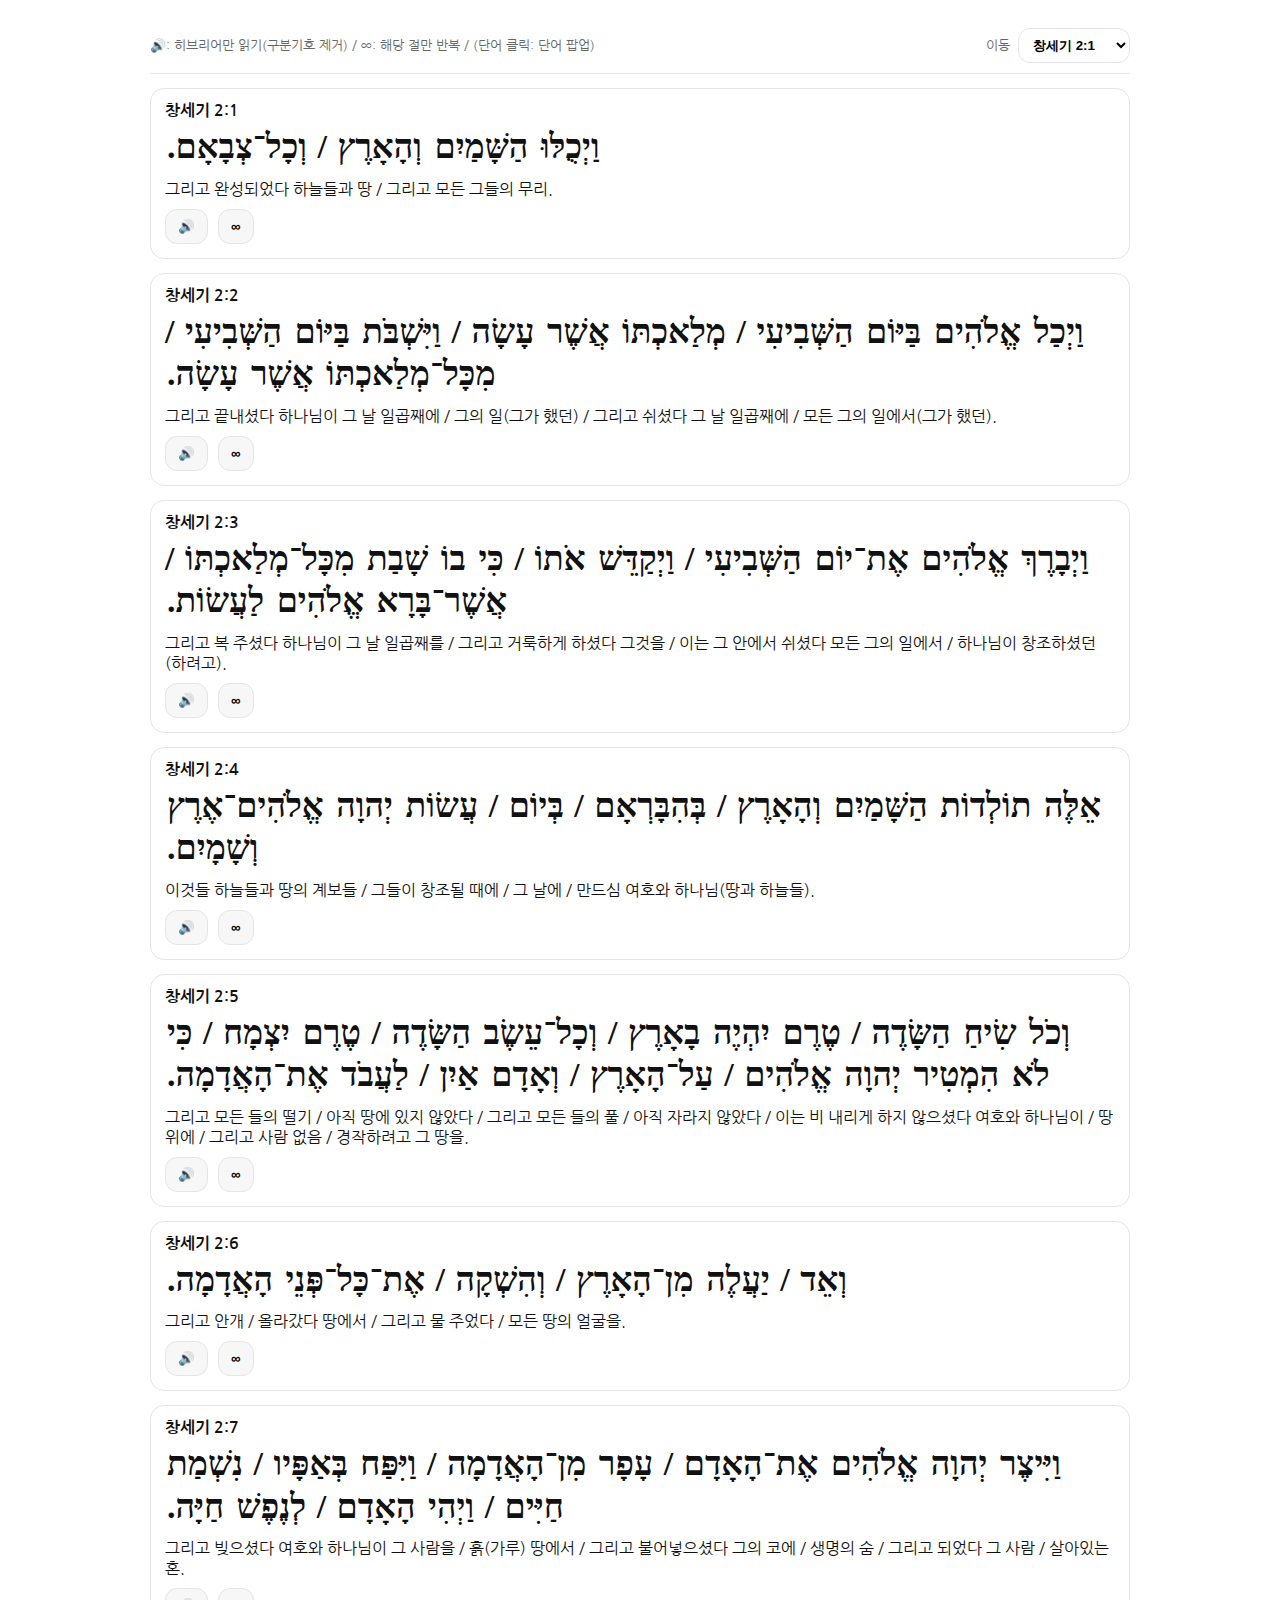
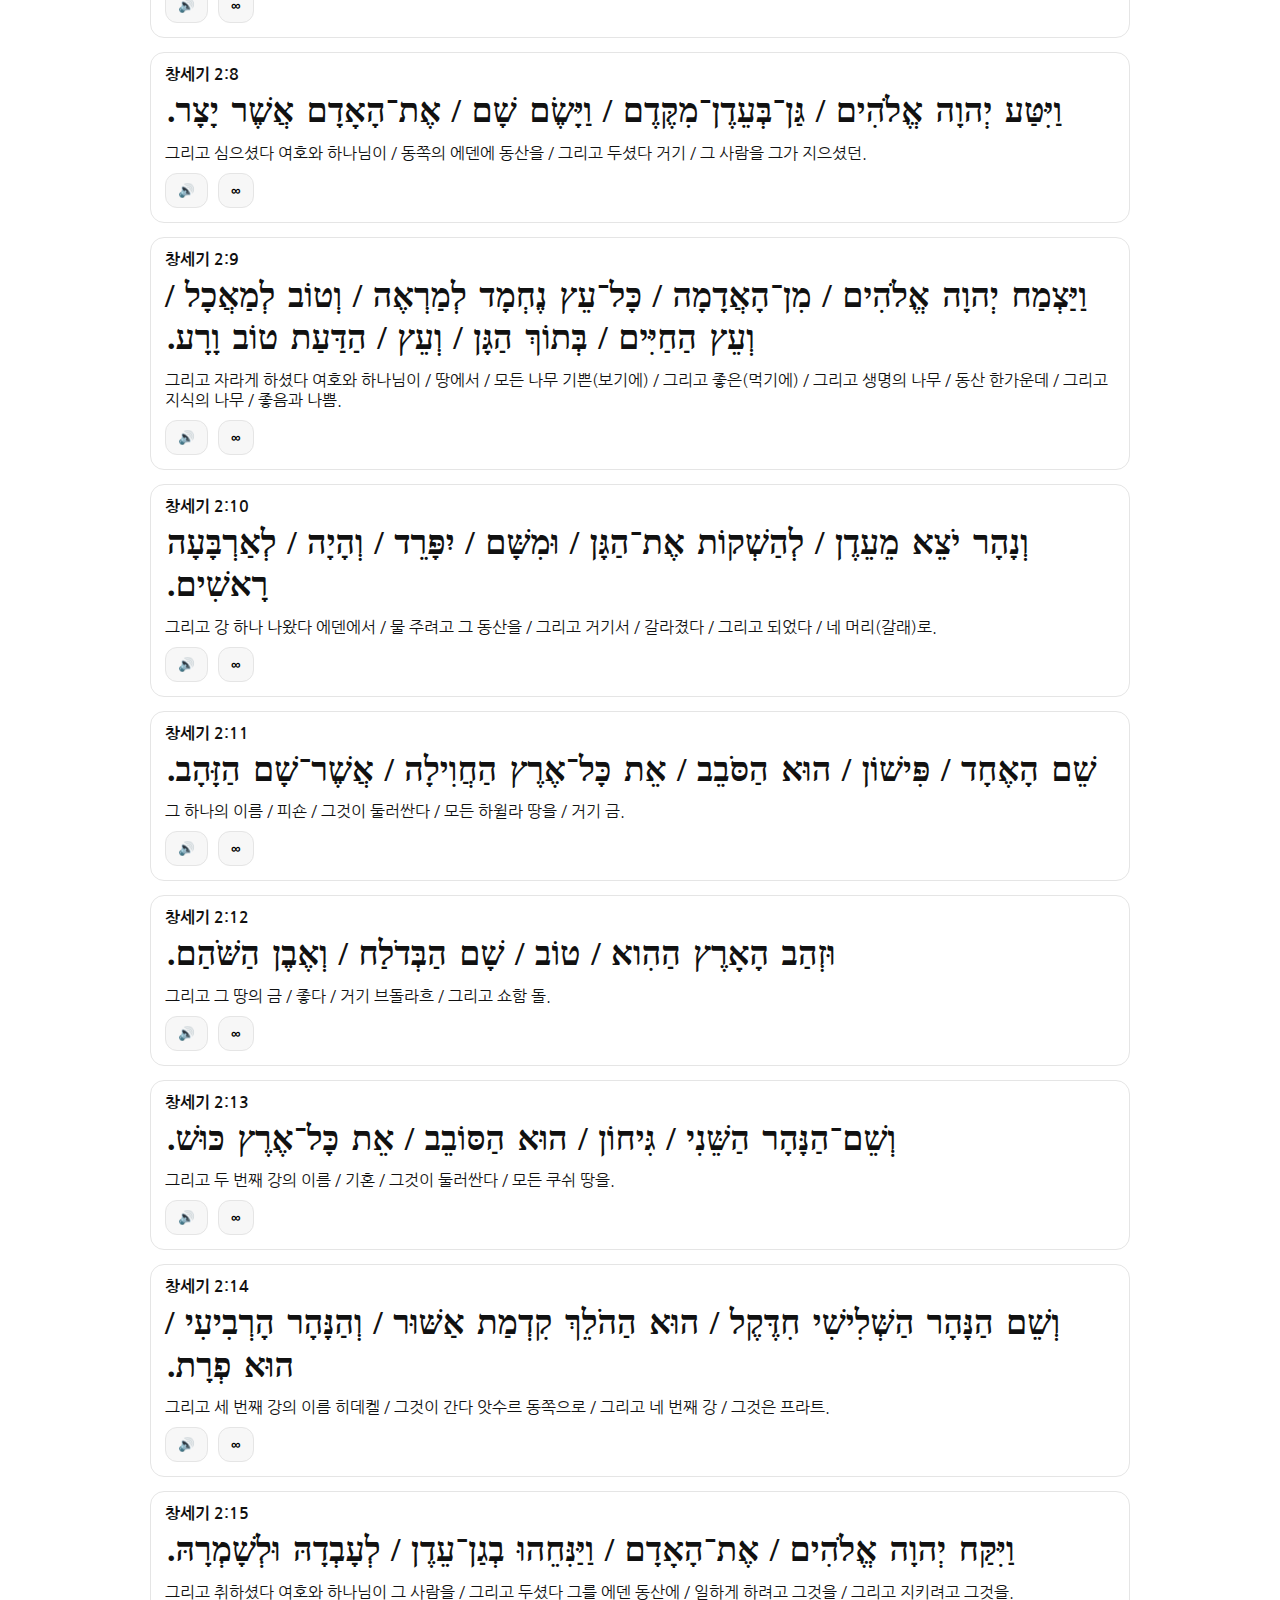
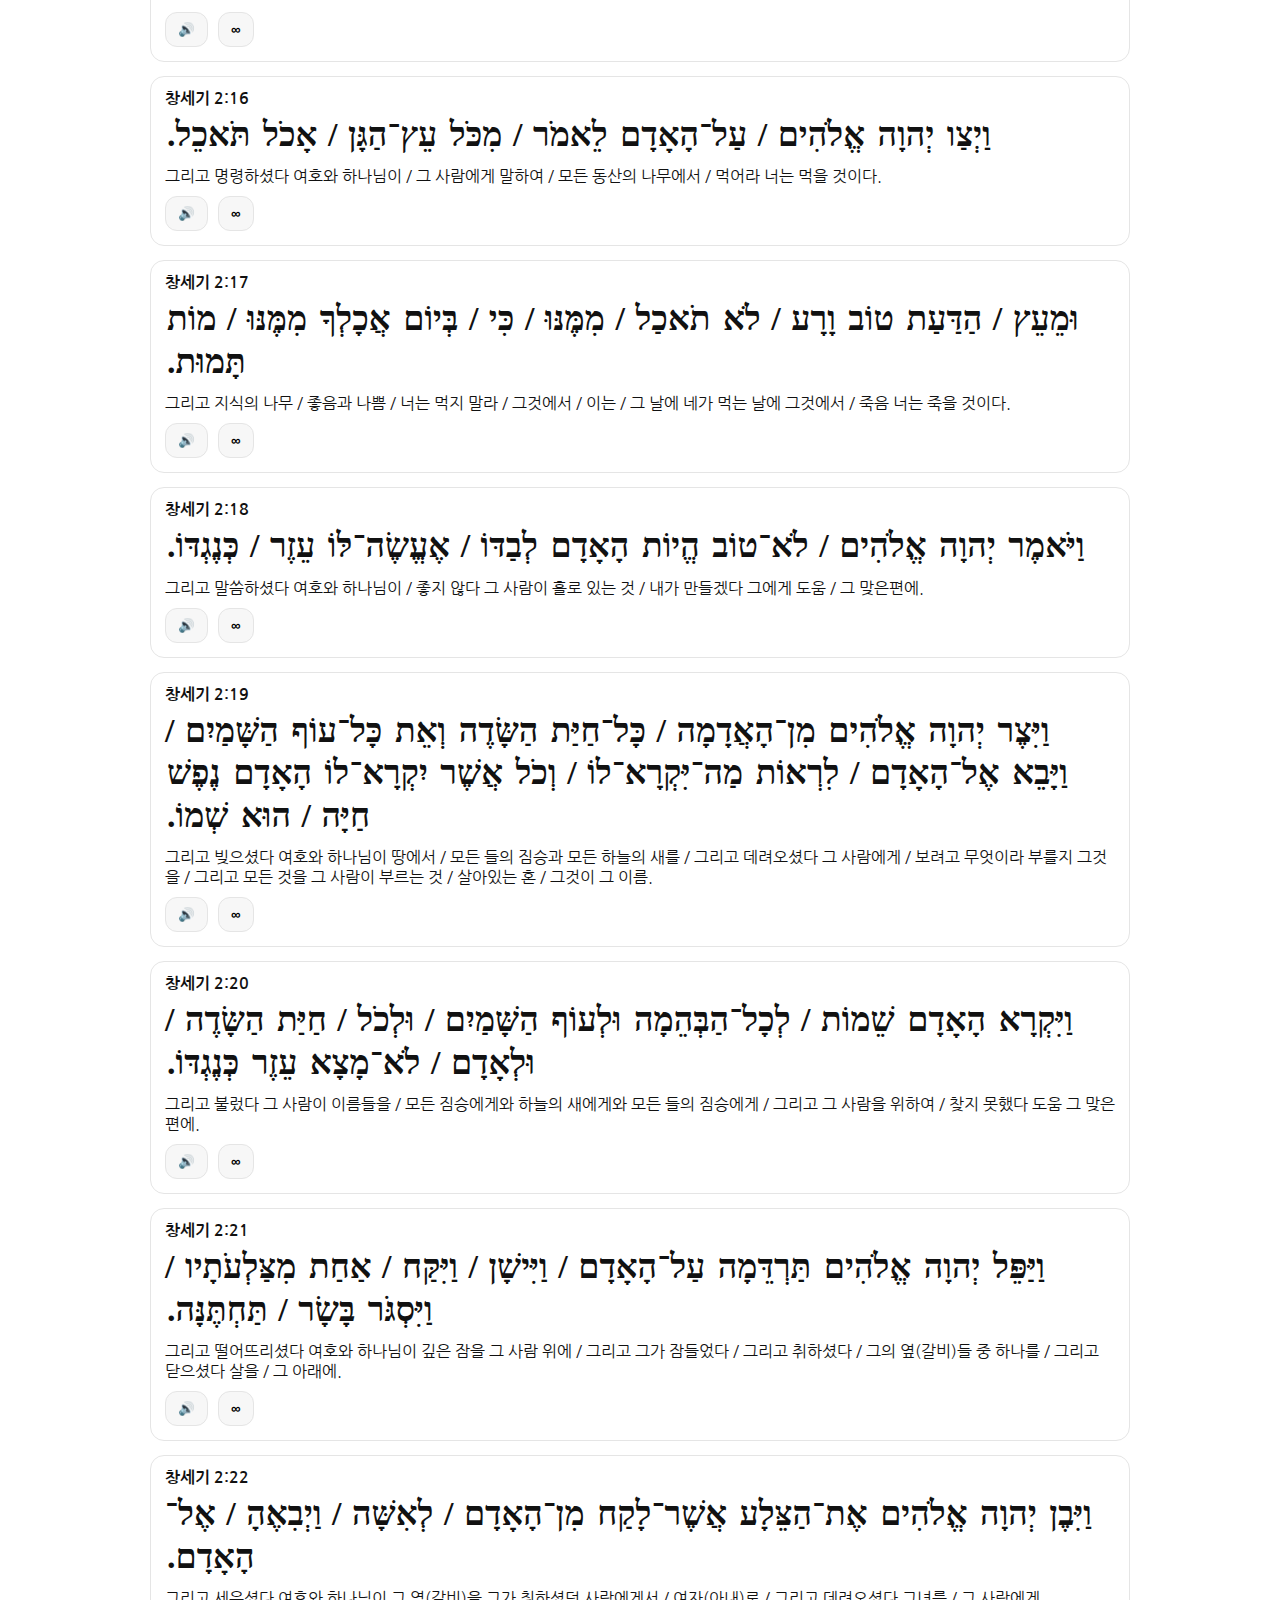
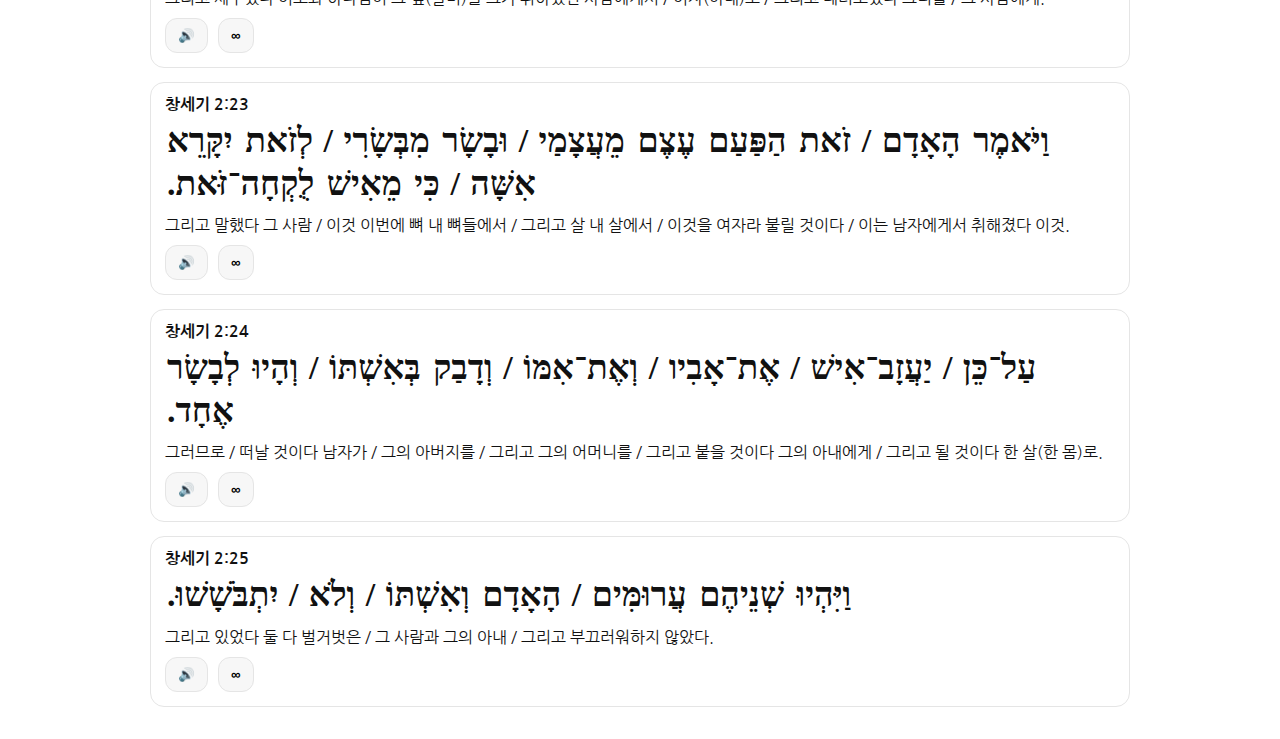
<file: g2.html>
<!doctype html>
<html lang="ko">
<head>
  <meta charset="utf-8" />
  <meta name="viewport" content="width=device-width, initial-scale=1" />
  <title>창세기 2장 (1–25)</title>

  <link rel="preconnect" href="https://fonts.googleapis.com">
  <link rel="preconnect" href="https://fonts.gstatic.com" crossorigin>
  <link href="https://fonts.googleapis.com/css2?family=Nanum+Gothic:wght@400;700&display=swap" rel="stylesheet">

  <style>
    :root{--gap:14px;--border:#e5e5e5;--muted:#666;--on:#0b5;--playing:#08f;}
    body{margin:0; padding:18px; font-family:"Nanum Gothic", system-ui, -apple-system, Segoe UI, Roboto, Arial, sans-serif; background:#fff; color:#111;}
    .wrap{max-width:980px; margin:0 auto;}
    .verse{border:1px solid var(--border); border-radius:14px; padding:14px; margin:0 0 var(--gap) 0;}
    .ref{font-weight:700; margin:0 0 8px 0;}
    h1.he{margin:0 0 10px 0; font-size:34px; line-height:1.25; direction:rtl; unicode-bidi:plaintext; text-align:left; font-family:"SBL Hebrew","Ezra SIL SR","Times New Roman",serif;}
    .kor{margin:0 0 10px 0; font-size:16px; color:#111;}
    .btnrow{display:flex; gap:10px; align-items:center; flex-wrap:wrap;}
    button{border:1px solid var(--border); background:#f7f7f7; padding:9px 12px; border-radius:12px; cursor:pointer; font-weight:700;}
    button:hover{background:#f0f0f0;}
    button.playing{border-color:var(--playing); color:var(--playing); background:#eef6ff;}
    button.repeatOn{border-color:var(--on); color:var(--on); background:#eafff3;}
    .note{margin:0 0 14px 0; color:var(--muted); font-size:13px;}

    .topbar{
      position: sticky;
      top: 8px;
      z-index: 999;
      background: #fff;
      padding: 10px 0;
      margin: 0 0 14px 0;
      display:flex;
      align-items:center;
      justify-content:space-between;
      gap:12px;
      border-bottom: 1px solid var(--border);
    }
    .topbar .note{margin:0; color:var(--muted); font-size:13px;}
    .jump{display:flex; align-items:center; gap:8px; font-size:13px; color:var(--muted);}
    #jumpSelect{padding:8px 10px; border:1px solid var(--border); border-radius:12px; background:#fff; font-weight:700;}

    /* word clickable */
    .w{cursor:pointer; padding:0 2px; border-radius:6px;}
    .w:hover{background:#f3f6ff;}

    /* modal */
    .modalBg{
      position:fixed; inset:0; background:rgba(0,0,0,.45);
      display:none; align-items:center; justify-content:center;
      padding:18px; z-index:2000;
    }
    .modalBg.on{display:flex;}
    .modal{
      width:min(720px, 96vw);
      background:#fff; border:1px solid var(--border); border-radius:16px;
      box-shadow:0 10px 30px rgba(0,0,0,.18);
      padding:14px;
    }
    .modalTop{display:flex; justify-content:space-between; align-items:center; gap:10px; margin-bottom:10px;}
    .closeBtn{border:1px solid var(--border); background:#f7f7f7; padding:8px 12px; border-radius:12px; cursor:pointer; font-weight:700;}
    .wordHead{margin:0; font-size:46px; line-height:1.1; direction:rtl; unicode-bidi:plaintext; text-align:left; font-family:"SBL Hebrew","Ezra SIL SR","Times New Roman",serif;}
    .modalBtns{display:flex; gap:10px; align-items:center; flex-wrap:wrap; margin-top:10px;}
  </style>
</head>
<body>
  <div class="wrap">
    <div class="topbar">
      <p class="note">🔊: 히브리어만 읽기(구분기호 제거) / ∞: 해당 절만 반복 / (단어 클릭: 단어 팝업)</p>
      <label class="jump">
        <span>이동</span>
        <select id="jumpSelect" aria-label="절 이동"></select>
      </label>
    </div>


    <section class="verse" id="v1">
      <div class="ref">창세기 2:1</div>
      <h1 class="he" data-v="1">וַיְכֻלּוּ הַשָּׁמַיִם וְהָאָרֶץ / וְכָל־צְבָאָם.</h1>
      <div class="kor">그리고 완성되었다 하늘들과 땅 / 그리고 모든 그들의 무리.</div>
      <div class="btnrow">
        <button class="playBtn" data-v="1">🔊</button>
        <button class="loopBtn" data-v="1">∞</button>
      </div>
    </section>

    <section class="verse" id="v2">
      <div class="ref">창세기 2:2</div>
      <h1 class="he" data-v="2">וַיְכַל אֱלֹהִים בַּיּוֹם הַשְּׁבִיעִי / מְלַאכְתּוֹ אֲשֶׁר עָשָׂה / וַיִּשְׁבֹּת בַּיּוֹם הַשְּׁבִיעִי / מִכָּל־מְלַאכְתּוֹ אֲשֶׁר עָשָׂה.</h1>
      <div class="kor">그리고 끝내셨다 하나님이 그 날 일곱째에 / 그의 일(그가 했던) / 그리고 쉬셨다 그 날 일곱째에 / 모든 그의 일에서(그가 했던).</div>
      <div class="btnrow">
        <button class="playBtn" data-v="2">🔊</button>
        <button class="loopBtn" data-v="2">∞</button>
      </div>
    </section>

    <section class="verse" id="v3">
      <div class="ref">창세기 2:3</div>
      <h1 class="he" data-v="3">וַיְבָרֶךְ אֱלֹהִים אֶת־יוֹם הַשְּׁבִיעִי / וַיְקַדֵּשׁ אֹתוֹ / כִּי בוֹ שָׁבַת מִכָּל־מְלַאכְתּוֹ / אֲשֶׁר־בָּרָא אֱלֹהִים לַעֲשׂוֹת.</h1>
      <div class="kor">그리고 복 주셨다 하나님이 그 날 일곱째를 / 그리고 거룩하게 하셨다 그것을 / 이는 그 안에서 쉬셨다 모든 그의 일에서 / 하나님이 창조하셨던(하려고).</div>
      <div class="btnrow">
        <button class="playBtn" data-v="3">🔊</button>
        <button class="loopBtn" data-v="3">∞</button>
      </div>
    </section>

    <section class="verse" id="v4">
      <div class="ref">창세기 2:4</div>
      <h1 class="he" data-v="4">אֵלֶּה תוֹלְדוֹת הַשָּׁמַיִם וְהָאָרֶץ / בְּהִבָּרְאָם / בְּיוֹם / עֲשׂוֹת יְהוָה אֱלֹהִים־אֶרֶץ וְשָׁמָיִם.</h1>
      <div class="kor">이것들 하늘들과 땅의 계보들 / 그들이 창조될 때에 / 그 날에 / 만드심 여호와 하나님(땅과 하늘들).</div>
      <div class="btnrow">
        <button class="playBtn" data-v="4">🔊</button>
        <button class="loopBtn" data-v="4">∞</button>
      </div>
    </section>

    <section class="verse" id="v5">
      <div class="ref">창세기 2:5</div>
      <h1 class="he" data-v="5">וְכֹל שִׂיחַ הַשָּׂדֶה / טֶרֶם יִהְיֶה בָאָרֶץ / וְכָל־עֵשֶׂב הַשָּׂדֶה / טֶרֶם יִצְמָח / כִּי לֹא הִמְטִיר יְהוָה אֱלֹהִים / עַל־הָאָרֶץ / וְאָדָם אַיִן / לַעֲבֹד אֶת־הָאֲדָמָה.</h1>
      <div class="kor">그리고 모든 들의 떨기 / 아직 땅에 있지 않았다 / 그리고 모든 들의 풀 / 아직 자라지 않았다 / 이는 비 내리게 하지 않으셨다 여호와 하나님이 / 땅 위에 / 그리고 사람 없음 / 경작하려고 그 땅을.</div>
      <div class="btnrow">
        <button class="playBtn" data-v="5">🔊</button>
        <button class="loopBtn" data-v="5">∞</button>
      </div>
    </section>

    <section class="verse" id="v6">
      <div class="ref">창세기 2:6</div>
      <h1 class="he" data-v="6">וְאֵד / יַעֲלֶה מִן־הָאָרֶץ / וְהִשְׁקָה / אֶת־כָּל־פְּנֵי הָאֲדָמָה.</h1>
      <div class="kor">그리고 안개 / 올라갔다 땅에서 / 그리고 물 주었다 / 모든 땅의 얼굴을.</div>
      <div class="btnrow">
        <button class="playBtn" data-v="6">🔊</button>
        <button class="loopBtn" data-v="6">∞</button>
      </div>
    </section>

    <section class="verse" id="v7">
      <div class="ref">창세기 2:7</div>
      <h1 class="he" data-v="7">וַיִּיצֶר יְהוָה אֱלֹהִים אֶת־הָאָדָם / עָפָר מִן־הָאֲדָמָה / וַיִּפַּח בְּאַפָּיו / נִשְׁמַת חַיִּים / וַיְהִי הָאָדָם / לְנֶפֶשׁ חַיָּה.</h1>
      <div class="kor">그리고 빚으셨다 여호와 하나님이 그 사람을 / 흙(가루) 땅에서 / 그리고 불어넣으셨다 그의 코에 / 생명의 숨 / 그리고 되었다 그 사람 / 살아있는 혼.</div>
      <div class="btnrow">
        <button class="playBtn" data-v="7">🔊</button>
        <button class="loopBtn" data-v="7">∞</button>
      </div>
    </section>

    <section class="verse" id="v8">
      <div class="ref">창세기 2:8</div>
      <h1 class="he" data-v="8">וַיִּטַּע יְהוָה אֱלֹהִים / גַּן־בְּעֵדֶן־מִקֶּדֶם / וַיָּשֶׂם שָׁם / אֶת־הָאָדָם אֲשֶׁר יָצָר.</h1>
      <div class="kor">그리고 심으셨다 여호와 하나님이 / 동쪽의 에덴에 동산을 / 그리고 두셨다 거기 / 그 사람을 그가 지으셨던.</div>
      <div class="btnrow">
        <button class="playBtn" data-v="8">🔊</button>
        <button class="loopBtn" data-v="8">∞</button>
      </div>
    </section>

    <section class="verse" id="v9">
      <div class="ref">창세기 2:9</div>
      <h1 class="he" data-v="9">וַיַּצְמַח יְהוָה אֱלֹהִים / מִן־הָאֲדָמָה / כָּל־עֵץ נֶחְמָד לְמַרְאֶה / וְטוֹב לְמַאֲכָל / וְעֵץ הַחַיִּים / בְּתוֹךְ הַגָּן / וְעֵץ / הַדַּעַת טוֹב וָרָע.</h1>
      <div class="kor">그리고 자라게 하셨다 여호와 하나님이 / 땅에서 / 모든 나무 기쁜(보기에) / 그리고 좋은(먹기에) / 그리고 생명의 나무 / 동산 한가운데 / 그리고 지식의 나무 / 좋음과 나쁨.</div>
      <div class="btnrow">
        <button class="playBtn" data-v="9">🔊</button>
        <button class="loopBtn" data-v="9">∞</button>
      </div>
    </section>

    <section class="verse" id="v10">
      <div class="ref">창세기 2:10</div>
      <h1 class="he" data-v="10">וְנָהָר יֹצֵא מֵעֵדֶן / לְהַשְׁקוֹת אֶת־הַגָּן / וּמִשָּׁם / יִפָּרֵד / וְהָיָה / לְאַרְבָּעָה רָאשִׁים.</h1>
      <div class="kor">그리고 강 하나 나왔다 에덴에서 / 물 주려고 그 동산을 / 그리고 거기서 / 갈라졌다 / 그리고 되었다 / 네 머리(갈래)로.</div>
      <div class="btnrow">
        <button class="playBtn" data-v="10">🔊</button>
        <button class="loopBtn" data-v="10">∞</button>
      </div>
    </section>

    <section class="verse" id="v11">
      <div class="ref">창세기 2:11</div>
      <h1 class="he" data-v="11">שֵׁם הָאֶחָד / פִּישׁוֹן / הוּא הַסֹּבֵב / אֵת כָּל־אֶרֶץ הַחֲוִילָה / אֲשֶׁר־שָׁם הַזָּהָב.</h1>
      <div class="kor">그 하나의 이름 / 피숀 / 그것이 둘러싼다 / 모든 하윌라 땅을 / 거기 금.</div>
      <div class="btnrow">
        <button class="playBtn" data-v="11">🔊</button>
        <button class="loopBtn" data-v="11">∞</button>
      </div>
    </section>

    <section class="verse" id="v12">
      <div class="ref">창세기 2:12</div>
      <h1 class="he" data-v="12">וּזְהַב הָאָרֶץ הַהִוא / טוֹב / שָׁם הַבְּדֹלַח / וְאֶבֶן הַשֹּׁהַם.</h1>
      <div class="kor">그리고 그 땅의 금 / 좋다 / 거기 브돌라흐 / 그리고 쇼함 돌.</div>
      <div class="btnrow">
        <button class="playBtn" data-v="12">🔊</button>
        <button class="loopBtn" data-v="12">∞</button>
      </div>
    </section>

    <section class="verse" id="v13">
      <div class="ref">창세기 2:13</div>
      <h1 class="he" data-v="13">וְשֵׁם־הַנָּהָר הַשֵּׁנִי / גִּיחוֹן / הוּא הַסּוֹבֵב / אֵת כָּל־אֶרֶץ כּוּשׁ.</h1>
      <div class="kor">그리고 두 번째 강의 이름 / 기혼 / 그것이 둘러싼다 / 모든 쿠쉬 땅을.</div>
      <div class="btnrow">
        <button class="playBtn" data-v="13">🔊</button>
        <button class="loopBtn" data-v="13">∞</button>
      </div>
    </section>

    <section class="verse" id="v14">
      <div class="ref">창세기 2:14</div>
      <h1 class="he" data-v="14">וְשֵׁם הַנָּהָר הַשְּׁלִישִׁי חִדֶּקֶל / הוּא הַהֹלֵךְ קִדְמַת אַשּׁוּר / וְהַנָּהָר הָרְבִיעִי / הוּא פְרָת.</h1>
      <div class="kor">그리고 세 번째 강의 이름 히데켈 / 그것이 간다 앗수르 동쪽으로 / 그리고 네 번째 강 / 그것은 프라트.</div>
      <div class="btnrow">
        <button class="playBtn" data-v="14">🔊</button>
        <button class="loopBtn" data-v="14">∞</button>
      </div>
    </section>

    <section class="verse" id="v15">
      <div class="ref">창세기 2:15</div>
      <h1 class="he" data-v="15">וַיִּקַּח יְהוָה אֱלֹהִים / אֶת־הָאָדָם / וַיַּנִּחֵהוּ בְגַן־עֵדֶן / לְעָבְדָהּ וּלְשָׁמְרָהּ.</h1>
      <div class="kor">그리고 취하셨다 여호와 하나님이 그 사람을 / 그리고 두셨다 그를 에덴 동산에 / 일하게 하려고 그것을 / 그리고 지키려고 그것을.</div>
      <div class="btnrow">
        <button class="playBtn" data-v="15">🔊</button>
        <button class="loopBtn" data-v="15">∞</button>
      </div>
    </section>

    <section class="verse" id="v16">
      <div class="ref">창세기 2:16</div>
      <h1 class="he" data-v="16">וַיְצַו יְהוָה אֱלֹהִים / עַל־הָאָדָם לֵאמֹר / מִכֹּל עֵץ־הַגָּן / אָכֹל תֹּאכֵל.</h1>
      <div class="kor">그리고 명령하셨다 여호와 하나님이 / 그 사람에게 말하여 / 모든 동산의 나무에서 / 먹어라 너는 먹을 것이다.</div>
      <div class="btnrow">
        <button class="playBtn" data-v="16">🔊</button>
        <button class="loopBtn" data-v="16">∞</button>
      </div>
    </section>

    <section class="verse" id="v17">
      <div class="ref">창세기 2:17</div>
      <h1 class="he" data-v="17">וּמֵעֵץ / הַדַּעַת טוֹב וָרָע / לֹא תֹאכַל / מִמֶּנּוּ / כִּי / בְּיוֹם אֲכָלְךָ מִמֶּנּוּ / מוֹת תָּמוּת.</h1>
      <div class="kor">그리고 지식의 나무 / 좋음과 나쁨 / 너는 먹지 말라 / 그것에서 / 이는 / 그 날에 네가 먹는 날에 그것에서 / 죽음 너는 죽을 것이다.</div>
      <div class="btnrow">
        <button class="playBtn" data-v="17">🔊</button>
        <button class="loopBtn" data-v="17">∞</button>
      </div>
    </section>

    <section class="verse" id="v18">
      <div class="ref">창세기 2:18</div>
      <h1 class="he" data-v="18">וַיֹּאמֶר יְהוָה אֱלֹהִים / לֹא־טוֹב הֱיוֹת הָאָדָם לְבַדּוֹ / אֶעֱשֶׂה־לּוֹ עֵזֶר / כְּנֶגְדּוֹ.</h1>
      <div class="kor">그리고 말씀하셨다 여호와 하나님이 / 좋지 않다 그 사람이 홀로 있는 것 / 내가 만들겠다 그에게 도움 / 그 맞은편에.</div>
      <div class="btnrow">
        <button class="playBtn" data-v="18">🔊</button>
        <button class="loopBtn" data-v="18">∞</button>
      </div>
    </section>

    <section class="verse" id="v19">
      <div class="ref">창세기 2:19</div>
      <h1 class="he" data-v="19">וַיִּצֶר יְהוָה אֱלֹהִים מִן־הָאֲדָמָה / כָּל־חַיַּת הַשָּׂדֶה וְאֵת כָּל־עוֹף הַשָּׁמַיִם / וַיָּבֵא אֶל־הָאָדָם / לִרְאוֹת מַה־יִּקְרָא־לוֹ / וְכֹל אֲשֶׁר יִקְרָא־לוֹ הָאָדָם נֶפֶשׁ חַיָּה / הוּא שְׁמוֹ.</h1>
      <div class="kor">그리고 빚으셨다 여호와 하나님이 땅에서 / 모든 들의 짐승과 모든 하늘의 새를 / 그리고 데려오셨다 그 사람에게 / 보려고 무엇이라 부를지 그것을 / 그리고 모든 것을 그 사람이 부르는 것 / 살아있는 혼 / 그것이 그 이름.</div>
      <div class="btnrow">
        <button class="playBtn" data-v="19">🔊</button>
        <button class="loopBtn" data-v="19">∞</button>
      </div>
    </section>

    <section class="verse" id="v20">
      <div class="ref">창세기 2:20</div>
      <h1 class="he" data-v="20">וַיִּקְרָא הָאָדָם שֵׁמוֹת / לְכָל־הַבְּהֵמָה וּלְעוֹף הַשָּׁמַיִם / וּלְכֹל / חַיַּת הַשָּׂדֶה / וּלְאָדָם / לֹא־מָצָא עֵזֶר כְּנֶגְדּוֹ.</h1>
      <div class="kor">그리고 불렀다 그 사람이 이름들을 / 모든 짐승에게와 하늘의 새에게와 모든 들의 짐승에게 / 그리고 그 사람을 위하여 / 찾지 못했다 도움 그 맞은편에.</div>
      <div class="btnrow">
        <button class="playBtn" data-v="20">🔊</button>
        <button class="loopBtn" data-v="20">∞</button>
      </div>
    </section>

    <section class="verse" id="v21">
      <div class="ref">창세기 2:21</div>
      <h1 class="he" data-v="21">וַיַּפֵּל יְהוָה אֱלֹהִים תַּרְדֵּמָה עַל־הָאָדָם / וַיִּישָׁן / וַיִּקַּח / אַחַת מִצַּלְעֹתָיו / וַיִּסְגֹּר בָּשָׂר / תַּחְתֶּנָּה.</h1>
      <div class="kor">그리고 떨어뜨리셨다 여호와 하나님이 깊은 잠을 그 사람 위에 / 그리고 그가 잠들었다 / 그리고 취하셨다 / 그의 옆(갈비)들 중 하나를 / 그리고 닫으셨다 살을 / 그 아래에.</div>
      <div class="btnrow">
        <button class="playBtn" data-v="21">🔊</button>
        <button class="loopBtn" data-v="21">∞</button>
      </div>
    </section>

    <section class="verse" id="v22">
      <div class="ref">창세기 2:22</div>
      <h1 class="he" data-v="22">וַיִּבֶן יְהוָה אֱלֹהִים אֶת־הַצֵּלָע אֲשֶׁר־לָקַח מִן־הָאָדָם / לְאִשָּׁה / וַיְבִאֶהָ / אֶל־הָאָדָם.</h1>
      <div class="kor">그리고 세우셨다 여호와 하나님이 그 옆(갈비)을 그가 취하셨던 사람에게서 / 여자(아내)로 / 그리고 데려오셨다 그녀를 / 그 사람에게.</div>
      <div class="btnrow">
        <button class="playBtn" data-v="22">🔊</button>
        <button class="loopBtn" data-v="22">∞</button>
      </div>
    </section>

    <section class="verse" id="v23">
      <div class="ref">창세기 2:23</div>
      <h1 class="he" data-v="23">וַיֹּאמֶר הָאָדָם / זֹאת הַפַּעַם עֶצֶם מֵעֲצָמַי / וּבָשָׂר מִבְּשָׂרִי / לְזֹאת יִקָּרֵא אִשָּׁה / כִּי מֵאִישׁ לֻקְחָה־זֹּאת.</h1>
      <div class="kor">그리고 말했다 그 사람 / 이것 이번에 뼈 내 뼈들에서 / 그리고 살 내 살에서 / 이것을 여자라 불릴 것이다 / 이는 남자에게서 취해졌다 이것.</div>
      <div class="btnrow">
        <button class="playBtn" data-v="23">🔊</button>
        <button class="loopBtn" data-v="23">∞</button>
      </div>
    </section>

    <section class="verse" id="v24">
      <div class="ref">창세기 2:24</div>
      <h1 class="he" data-v="24">עַל־כֵּן / יַעֲזָב־אִישׁ / אֶת־אָבִיו / וְאֶת־אִמּוֹ / וְדָבַק בְּאִשְׁתּוֹ / וְהָיוּ לְבָשָׂר אֶחָד.</h1>
      <div class="kor">그러므로 / 떠날 것이다 남자가 / 그의 아버지를 / 그리고 그의 어머니를 / 그리고 붙을 것이다 그의 아내에게 / 그리고 될 것이다 한 살(한 몸)로.</div>
      <div class="btnrow">
        <button class="playBtn" data-v="24">🔊</button>
        <button class="loopBtn" data-v="24">∞</button>
      </div>
    </section>

    <section class="verse" id="v25">
      <div class="ref">창세기 2:25</div>
      <h1 class="he" data-v="25">וַיִּהְיוּ שְׁנֵיהֶם עֲרוּמִּים / הָאָדָם וְאִשְׁתּוֹ / וְלֹא / יִתְבֹּשָׁשׁוּ.</h1>
      <div class="kor">그리고 있었다 둘 다 벌거벗은 / 그 사람과 그의 아내 / 그리고 부끄러워하지 않았다.</div>
      <div class="btnrow">
        <button class="playBtn" data-v="25">🔊</button>
        <button class="loopBtn" data-v="25">∞</button>
      </div>
    </section>

  </div>

  <!-- Word Modal -->
  <div class="modalBg" id="modalBg" aria-hidden="true">
    <div class="modal" role="dialog" aria-modal="true" aria-labelledby="modalWord">
      <div class="modalTop">
        <div style="font-weight:700; color:var(--muted); font-size:13px;">단어</div>
        <button class="closeBtn" id="closeModal">닫기</button>
      </div>
      <h1 class="wordHead" id="modalWord"></h1>
      <div class="modalBtns">
        <button class="playBtn" id="wordPlay">🔊</button>
        <button class="loopBtn" id="wordLoop">∞</button>
      </div>
    </div>
  </div>

  <script>
    const VERSES = Object.fromEntries([
      [1, 'וַיְכֻלּוּ הַשָּׁמַיִם וְהָאָרֶץ, וְכָל־צְבָאָם.'],
      [2, 'וַיְכַל אֱלֹהִים בַּיּוֹם הַשְּׁבִיעִי, מְלַאכְתּוֹ אֲשֶׁר עָשָׂה; וַיִּשְׁבֹּת בַּיּוֹם הַשְּׁבִיעִי, מִכָּל־מְלַאכְתּוֹ אֲשֶׁר עָשָׂה.'],
      [3, 'וַיְבָרֶךְ אֱלֹהִים אֶת־יוֹם הַשְּׁבִיעִי, וַיְקַדֵּשׁ אֹתוֹ: כִּי בוֹ שָׁבַת מִכָּל־מְלַאכְתּוֹ, אֲשֶׁר־בָּרָא אֱלֹהִים לַעֲשׂוֹת.'],
      [4, 'אֵלֶּה תוֹלְדוֹת הַשָּׁמַיִם וְהָאָרֶץ, בְּהִבָּרְאָם: בְּיוֹם, עֲשׂוֹת יְהוָה אֱלֹהִים־אֶרֶץ וְשָׁמָיִם.'],
      [5, 'וְכֹל שִׂיחַ הַשָּׂדֶה, טֶרֶם יִהְיֶה בָאָרֶץ, וְכָל־עֵשֶׂב הַשָּׂדֶה, טֶרֶם יִצְמָח: כִּי לֹא הִמְטִיר יְהוָה אֱלֹהִים, עַל־הָאָרֶץ, וְאָדָם אַיִן, לַעֲבֹד אֶת־הָאֲדָמָה.'],
      [6, 'וְאֵד, יַעֲלֶה מִן־הָאָרֶץ, וְהִשְׁקָה, אֶת־כָּל־פְּנֵי הָאֲדָמָה.'],
      [7, 'וַיִּיצֶר יְהוָה אֱלֹהִים אֶת־הָאָדָם, עָפָר מִן־הָאֲדָמָה, וַיִּפַּח בְּאַפָּיו, נִשְׁמַת חַיִּים; וַיְהִי הָאָדָם, לְנֶפֶשׁ חַיָּה.'],
      [8, 'וַיִּטַּע יְהוָה אֱלֹהִים, גַּן־בְּעֵדֶן־מִקֶּדֶם; וַיָּשֶׂם שָׁם, אֶת־הָאָדָם אֲשֶׁר יָצָר.'],
      [9, 'וַיַּצְמַח יְהוָה אֱלֹהִים, מִן־הָאֲדָמָה, כָּל־עֵץ נֶחְמָד לְמַרְאֶה, וְטוֹב לְמַאֲכָל; וְעֵץ הַחַיִּים, בְּתוֹךְ הַגָּן, וְעֵץ, הַדַּעַת טוֹב וָרָע.'],
      [10, 'וְנָהָר יֹצֵא מֵעֵדֶן, לְהַשְׁקוֹת אֶת־הַגָּן; וּמִשָּׁם, יִפָּרֵד, וְהָיָה, לְאַרְבָּעָה רָאשִׁים.'],
      [11, 'שֵׁם הָאֶחָד, פִּישׁוֹן; הוּא הַסֹּבֵב, אֵת כָּל־אֶרֶץ הַחֲוִילָה, אֲשֶׁר־שָׁם הַזָּהָב.'],
      [12, 'וּזְהַב הָאָרֶץ הַהִוא, טוֹב; שָׁם הַבְּדֹלַח, וְאֶבֶן הַשֹּׁהַם.'],
      [13, 'וְשֵׁם־הַנָּהָר הַשֵּׁנִי, גִּיחוֹן; הוּא הַסּוֹבֵב, אֵת כָּל־אֶרֶץ כּוּשׁ.'],
      [14, 'וְשֵׁם הַנָּהָר הַשְּׁלִישִׁי חִדֶּקֶל; הוּא הַהֹלֵךְ קִדְמַת אַשּׁוּר; וְהַנָּהָר הָרְבִיעִי, הוּא פְרָת.'],
      [15, 'וַיִּקַּח יְהוָה אֱלֹהִים, אֶת־הָאָדָם; וַיַּנִּחֵהוּ בְגַן־עֵדֶן, לְעָבְדָהּ וּלְשָׁמְרָהּ.'],
      [16, 'וַיְצַו יְהוָה אֱלֹהִים, עַל־הָאָדָם לֵאמֹר: מִכֹּל עֵץ־הַגָּן, אָכֹל תֹּאכֵל.'],
      [17, 'וּמֵעֵץ, הַדַּעַת טוֹב וָרָע, לֹא תֹאכַל, מִמֶּנּוּ: כִּי, בְּיוֹם אֲכָלְךָ מִמֶּנּוּ, מוֹת תָּמוּת.'],
      [18, 'וַיֹּאמֶר יְהוָה אֱלֹהִים, לֹא־טוֹב הֱיוֹת הָאָדָם לְבַדּוֹ; אֶעֱשֶׂה־לּוֹ עֵזֶר, כְּנֶגְדּוֹ.'],
      [19, 'וַיִּצֶר יְהוָה אֱלֹהִים מִן־הָאֲדָמָה, כָּל־חַיַּת הַשָּׂדֶה וְאֵת כָּל־עוֹף הַשָּׁמַיִם, וַיָּבֵא אֶל־הָאָדָם, לִרְאוֹת מַה־יִּקְרָא־לוֹ; וְכֹל אֲשֶׁר יִקְרָא־לוֹ הָאָדָם נֶפֶשׁ חַיָּה, הוּא שְׁמוֹ.'],
      [20, 'וַיִּקְרָא הָאָדָם שֵׁמוֹת, לְכָל־הַבְּהֵמָה וּלְעוֹף הַשָּׁמַיִם, וּלְכֹל, חַיַּת הַשָּׂדֶה; וּלְאָדָם, לֹא־מָצָא עֵזֶר כְּנֶגְדּוֹ.'],
      [21, 'וַיַּפֵּל יְהוָה אֱלֹהִים תַּרְדֵּמָה עַל־הָאָדָם, וַיִּישָׁן; וַיִּקַּח, אַחַת מִצַּלְעֹתָיו, וַיִּסְגֹּר בָּשָׂר, תַּחְתֶּנָּה.'],
      [22, 'וַיִּבֶן יְהוָה אֱלֹהִים אֶת־הַצֵּלָע אֲשֶׁר־לָקַח מִן־הָאָדָם, לְאִשָּׁה; וַיְבִאֶהָ, אֶל־הָאָדָם.'],
      [23, 'וַיֹּאמֶר הָאָדָם, זֹאת הַפַּעַם עֶצֶם מֵעֲצָמַי, וּבָשָׂר מִבְּשָׂרִי; לְזֹאת יִקָּרֵא אִשָּׁה, כִּי מֵאִישׁ לֻקְחָה־זֹּאת.'],
      [24, 'עַל־כֵּן, יַעֲזָב־אִישׁ, אֶת־אָבִיו, וְאֶת־אִמּוֹ; וְדָבַק בְּאִשְׁתּוֹ, וְהָיוּ לְבָשָׂר אֶחָד.'],
      [25, 'וַיִּהְיוּ שְׁנֵיהֶם עֲרוּמִּים, הָאָדָם וְאִשְׁתּוֹ; וְלֹא, יִתְבֹּשָׁשׁוּ.'],
    ]);

    let voicesReady = false;
    let heVoice = null;

    function pickHebrewVoice(){
      const voices = window.speechSynthesis.getVoices() || [];
      heVoice = voices.find(v => (v.lang || "").toLowerCase().startsWith("he")) || null;
      voicesReady = true;
    }

    function cleanForTTS(text){
      return String(text)
        .replace(/[\/]/g, " ")
        .replace(/[־–—]/g, " ")
        .replace(/[.,;:!?״׳'"“”]/g, " ")
        .replace(/\s+/g, " ")
        .trim();
    }

    let playingV = null;
    let repeatV = null;

    function setBtnState(v){
      document.querySelectorAll(".playBtn[data-v]").forEach(b => b.classList.toggle("playing", Number(b.dataset.v) === v));
      document.querySelectorAll(".loopBtn[data-v]").forEach(b => b.classList.toggle("repeatOn", Number(b.dataset.v) === repeatV));
    }

    function stopAll(){
      try{ window.speechSynthesis.cancel(); }catch(e){}
      playingV = null;
      setBtnState(null);
      // word UI reset
      wordPlaying = false;
      wordRepeat = false;
      wordPlay.classList.remove("playing");
      wordLoop.classList.remove("repeatOn");
    }

    function speakText(text, onEnd){
      const u = new SpeechSynthesisUtterance(cleanForTTS(text));
      if (!voicesReady) pickHebrewVoice();
      if (heVoice) u.voice = heVoice;
      u.lang = (heVoice && heVoice.lang) ? heVoice.lang : "he-IL";
      u.rate = 1.0;
      u.onend = () => onEnd && onEnd();
      u.onerror = () => onEnd && onEnd(true);
      window.speechSynthesis.speak(u);
    }

    function speakVerse(v, fromRepeat=false){
      v = Number(v);
      if (!VERSES[v]) return;

      // verse playback cancels word playback
      closeWordModal(false);

      if (playingV !== null && playingV !== v){
        stopAll();
      }
      if (repeatV !== null && repeatV !== v && !fromRepeat){
        repeatV = null;
      }

      playingV = v;
      setBtnState(v);

      speakText(VERSES[v], () => {
        playingV = null;
        setBtnState(null);
        if (repeatV === v){
          setTimeout(() => speakVerse(v, true), 350);
        }
      });
    }

    if ("speechSynthesis" in window){
      window.speechSynthesis.onvoiceschanged = () => pickHebrewVoice();
      pickHebrewVoice();
    }

    // === Jump dropdown ===
    const jumpSelect = document.getElementById("jumpSelect");

    function buildJumpOptions(){
      const maxV = Math.max(...Object.keys(VERSES).map(Number));
      jumpSelect.innerHTML = "";
      for(let i=1;i<=maxV;i++){
        const opt = document.createElement("option");
        opt.value = i;
        opt.textContent = `창세기 2:${i}`;
        jumpSelect.appendChild(opt);
      }
      const hashV = (location.hash || "").match(/^#v(\d+)$/);
      if (hashV) jumpSelect.value = Number(hashV[1]);
    }

    function jumpToVerse(v){
      const el = document.getElementById(`v${v}`);
      if (!el) return;
      const y = el.getBoundingClientRect().top + window.pageYOffset;
      const barH = document.querySelector(".topbar")?.offsetHeight || 0;
      window.scrollTo({ top: y - barH - 12, behavior: "smooth" });
      history.replaceState(null, "", `#v${v}`);
    }

    buildJumpOptions();
    jumpSelect.addEventListener("change", (e) => jumpToVerse(Number(e.target.value)));
    window.addEventListener("hashchange", () => {
      const m = (location.hash || "").match(/^#v(\d+)$/);
      if (m) jumpSelect.value = Number(m[1]);
    });

    // === Verse buttons ===
    document.addEventListener("click", (e) => {
      const p = e.target.closest(".playBtn[data-v]");
      const l = e.target.closest(".loopBtn[data-v]");

      if (p){
        const v = Number(p.dataset.v);
        if (repeatV !== null && repeatV !== v) repeatV = null;
        speakVerse(v);
        return;
      }

      if (l){
        const v = Number(l.dataset.v);
        if (repeatV === v){
          repeatV = null;
          setBtnState(playingV);
          return;
        }
        repeatV = v;
        setBtnState(playingV);
        speakVerse(v);
        return;
      }
    });

    // === Word clickable render ===
    function wrapWords(){
      document.querySelectorAll("h1.he").forEach(h => {
        const txt = h.textContent || "";
        // Split by spaces, preserve "/" as its own token
        const tokens = txt.split(/\s+/).filter(Boolean);
        const parts = tokens.map(t => {
          if (t === "/") return '<span class="sep">/</span>';
          // strip trailing punctuation for popup, but keep original display
          const clean = t.replace(/[.,;:!?״׳'"]/g, "");
          return `<span class="w" data-w="${clean}">${t}</span>`;
        });
        h.innerHTML = parts.join(" ");
      });
    }
    wrapWords();

    // === Word modal ===
    const modalBg = document.getElementById("modalBg");
    const modalWord = document.getElementById("modalWord");
    const closeModalBtn = document.getElementById("closeModal");
    const wordPlay = document.getElementById("wordPlay");
    const wordLoop = document.getElementById("wordLoop");

    let currentWord = "";
    let wordPlaying = false;
    let wordRepeat = false;

    function openWordModal(word){
      currentWord = word || "";
      if (!currentWord) return;
      stopAll(); // stop verse/word any ongoing
      modalWord.textContent = currentWord;
      modalBg.classList.add("on");
      modalBg.setAttribute("aria-hidden", "false");
    }

    function closeWordModal(stop=true){
      if (stop){
        try{ window.speechSynthesis.cancel(); }catch(e){}
        wordPlaying = false;
        wordRepeat = false;
        wordPlay.classList.remove("playing");
        wordLoop.classList.remove("repeatOn");
      }
      modalBg.classList.remove("on");
      modalBg.setAttribute("aria-hidden", "true");
    }

    function speakWord(fromRepeat=false){
      if (!currentWord) return;
      // speaking word cancels verse repeat
      repeatV = null;
      playingV = null;
      setBtnState(null);

      wordPlaying = true;
      wordPlay.classList.add("playing");
      wordLoop.classList.toggle("repeatOn", wordRepeat);

      speakText(currentWord, () => {
        wordPlaying = false;
        wordPlay.classList.remove("playing");
        if (wordRepeat){
          setTimeout(() => speakWord(true), 300);
        }
      });
    }

    document.addEventListener("click", (e) => {
      const w = e.target.closest(".w");
      if (w && w.dataset.w){
        openWordModal(w.dataset.w);
      }
    });

    closeModalBtn.addEventListener("click", () => closeWordModal(true));
    modalBg.addEventListener("click", (e) => {
      if (e.target === modalBg) closeWordModal(true);
    });
    document.addEventListener("keydown", (e) => {
      if (e.key === "Escape" && modalBg.classList.contains("on")) closeWordModal(true);
    });

    wordPlay.addEventListener("click", () => {
      wordRepeat = false;
      wordLoop.classList.remove("repeatOn");
      try{ window.speechSynthesis.cancel(); }catch(e){}
      speakWord(false);
    });

    wordLoop.addEventListener("click", () => {
      wordRepeat = !wordRepeat;
      wordLoop.classList.toggle("repeatOn", wordRepeat);
      try{ window.speechSynthesis.cancel(); }catch(e){}
      if (wordRepeat) speakWord(true);
    });
  </script>
</body>
</html>
</file>
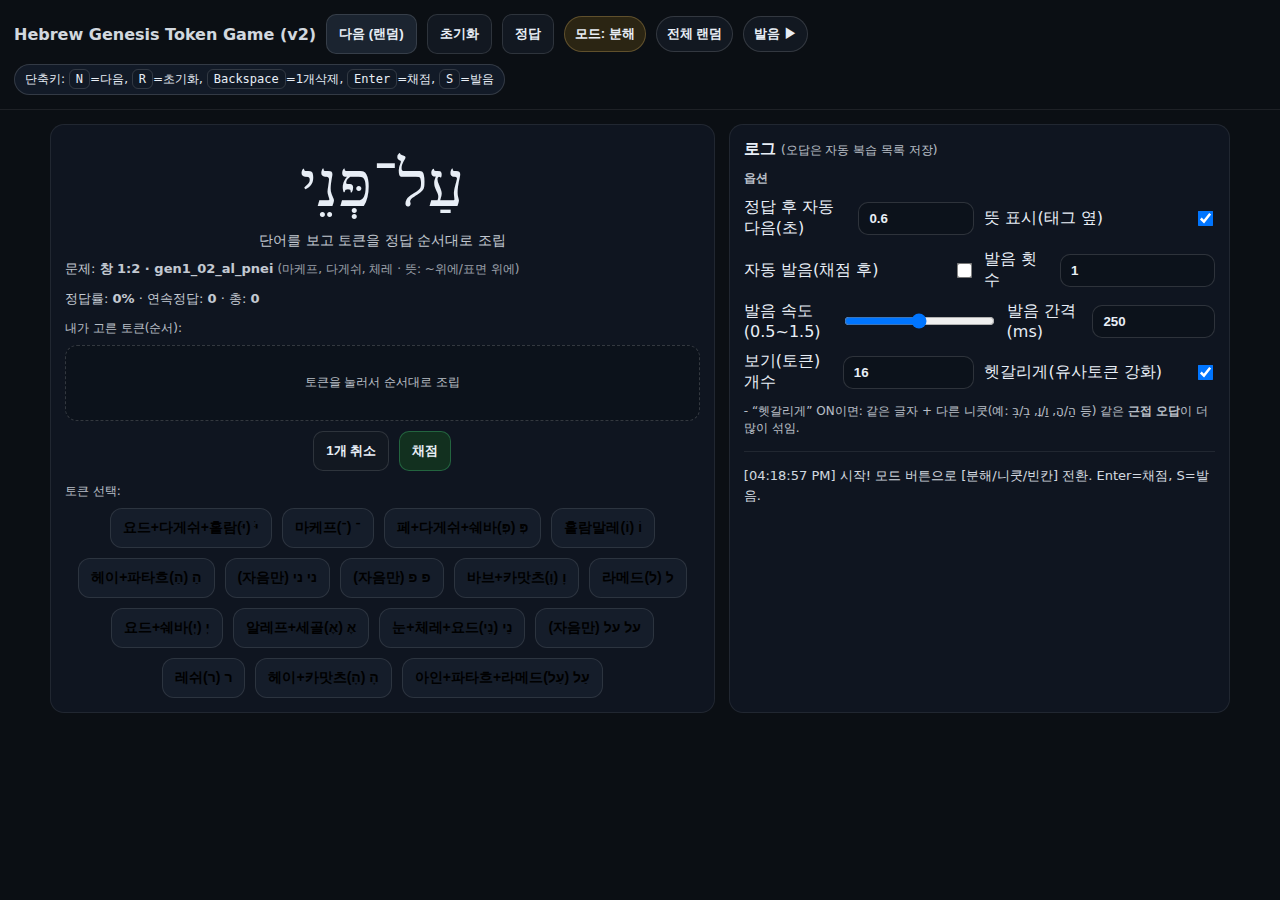
<file: hebrew_game_genesis_tokens_v1.html>
<!doctype html>
<html lang="ko">
<head>
  <meta charset="utf-8" />
  <meta name="viewport" content="width=device-width,initial-scale=1" />
  <title>Hebrew Genesis Token Game (v2)</title>
  <style>
    :root { --pad: 14px; }
    body { font-family: system-ui, -apple-system, "Malgun Gothic", "Apple SD Gothic Neo", Arial, sans-serif; margin: 0; background:#0b0f14; color:#e8eef6; }
    header { padding: var(--pad); border-bottom: 1px solid rgba(255,255,255,.08); display:flex; gap:10px; flex-wrap:wrap; align-items:center; }
    header h1 { font-size: 16px; margin: 0; opacity:.9; }
    .btn { background:#1b2430; color:#e8eef6; border:1px solid rgba(255,255,255,.12); padding:10px 12px; border-radius:10px; cursor:pointer; font-weight:700; }
    .btn:hover { border-color: rgba(255,255,255,.25); }
    .btn:active { transform: translateY(1px); }
    .btn.secondary { background:#121821; font-weight:700; }
    .btn.good { background:#12301f; border-color: rgba(88,255,160,.25); }
    .btn.warn { background:#2b2513; border-color: rgba(255,210,120,.25); }
    .btn.pill { padding:8px 10px; border-radius:999px; font-size:13px; }
    .wrap { padding: var(--pad); display:grid; gap:14px; max-width: 1180px; margin: 0 auto; }
    .grid { display:grid; grid-template-columns: 1.25fr .75fr; gap:14px; }
    @media (max-width: 980px){ .grid{ grid-template-columns: 1fr; } }
    .card { background:#0f1520; border:1px solid rgba(255,255,255,.08); border-radius:14px; padding: var(--pad); }
    .hebrew { font-family: "SBL Hebrew", "Ezra SIL", "Taamey David CLM", "Noto Sans Hebrew", serif; font-size: 64px; line-height: 1.2; text-align:center; padding: 8px 0 2px; letter-spacing: .5px; }
    .sub { text-align:center; opacity:.82; margin-top:6px; font-size:14px; }
    .row { display:flex; gap:10px; flex-wrap:wrap; align-items:center; justify-content:center; margin-top: 10px; }
    .tokens { display:flex; gap:10px; flex-wrap:wrap; justify-content:center; }
    .token { font-size:14px; padding:10px 12px; border-radius:12px; background:#151d2a; border:1px solid rgba(255,255,255,.10); cursor:pointer; font-weight:650; }
    .token:hover { border-color: rgba(255,255,255,.22); }
    .answerBox { min-height: 54px; display:flex; gap:10px; flex-wrap:wrap; justify-content:center; align-items:center; padding:10px; border-radius:12px; background:#0c121b; border:1px dashed rgba(255,255,255,.16); }
    .chip { padding:8px 10px; border-radius:999px; background:#172233; border:1px solid rgba(255,255,255,.10); font-size:13px; }
    .chip .heb { font-family: "SBL Hebrew","Ezra SIL","Taamey David CLM","Noto Sans Hebrew",serif; font-size:16px; }
    .meta { display:flex; gap:12px; flex-wrap:wrap; justify-content:space-between; align-items:center; margin-top:10px; opacity:.95; }
    .meta div { font-size:13px; opacity:.88; }
    .log { font-size: 13px; line-height: 1.5; opacity:.9; white-space:pre-wrap; }
    .small { font-size: 12px; opacity:.78; }
    .pill { padding:6px 10px; border-radius:999px; border:1px solid rgba(255,255,255,.14); background:#121a27; font-size:12px; }
    .kbd { font-family: ui-monospace, SFMono-Regular, Menlo, Consolas, monospace; font-size: 12px; padding: 2px 6px; border-radius: 6px; background:#111925; border:1px solid rgba(255,255,255,.14); }
    .settings { display:grid; gap:10px; margin-top:10px; }
    .settings .row2 { display:grid; grid-template-columns: 1fr 1fr; gap:10px; }
    @media (max-width: 980px){ .settings .row2{ grid-template-columns: 1fr; } }
    label { display:flex; gap:10px; align-items:center; justify-content:space-between; }
    input[type="number"], input[type="range"], select {
      width: 140px; max-width: 45vw;
      background:#0c121b; color:#e8eef6;
      border:1px solid rgba(255,255,255,.14); border-radius:10px;
      padding:8px 10px; font-weight:650;
    }
    input[type="checkbox"]{ transform: scale(1.2); }
    .slot { display:inline-flex; align-items:center; justify-content:center; padding: 10px 12px; border-radius:12px; background:#0c121b; border:1px dashed rgba(255,255,255,.18); min-width: 110px; font-size:13px; }
    .slot .heb { font-family: "SBL Hebrew","Ezra SIL","Taamey David CLM","Noto Sans Hebrew",serif; font-size:16px; }
    .slots { display:flex; gap:10px; flex-wrap:wrap; justify-content:center; }
  </style>
</head>
<body>
<header>
  <h1>Hebrew Genesis Token Game (v2)</h1>

  <button class="btn" id="btnNext">다음 (랜덤)</button>
  <button class="btn secondary" id="btnReset">초기화</button>
  <button class="btn secondary" id="btnReveal">정답</button>

  <button class="btn pill warn" id="btnMode">모드: 분해</button>
  <button class="btn pill secondary" id="btnReview">전체 랜덤</button>

  <button class="btn pill secondary" id="btnSpeak">발음 ▶</button>

  <span class="pill">
    단축키:
    <span class="kbd">N</span>=다음,
    <span class="kbd">R</span>=초기화,
    <span class="kbd">Backspace</span>=1개삭제,
    <span class="kbd">Enter</span>=채점,
    <span class="kbd">S</span>=발음
  </span>
</header>

<div class="wrap">
  <div class="grid">
    <div class="card">
      <div class="hebrew" id="wordHeb">—</div>
      <div class="sub" id="wordHint">—</div>

      <div class="meta">
        <div>
          문제: <b id="wordId">—</b>
          <span id="wordTags" class="small"></span>
        </div>
        <div>
          정답률: <b id="acc">0%</b> · 연속정답: <b id="streak">0</b> · 총: <b id="tot">0</b>
        </div>
      </div>

      <div style="margin-top:12px;">
        <div class="small" style="margin-bottom:8px;">내가 고른 토큰(순서):</div>
        <div class="answerBox" id="answerBox"></div>
      </div>

      <div id="blankSlotsWrap" style="margin-top:12px; display:none;">
        <div class="small" style="margin-bottom:8px;">빈칸 채우기(슬롯):</div>
        <div class="slots" id="blankSlots"></div>
      </div>

      <div class="row" style="margin-top:10px;">
        <button class="btn secondary" id="btnUndo">1개 취소</button>
        <button class="btn good" id="btnCheck">채점</button>
      </div>

      <div style="margin-top:12px;">
        <div class="small" style="margin-bottom:8px;">토큰 선택:</div>
        <div class="tokens" id="tokenPool"></div>
      </div>
    </div>

    <div class="card">
      <div style="display:flex; justify-content:space-between; align-items:center; gap:10px;">
        <div><b>로그</b> <span class="small">(오답은 자동 복습 목록 저장)</span></div>
      </div>

      <div class="settings">
        <div class="small"><b>옵션</b></div>

        <div class="row2">
          <label>정답 후 자동 다음(초)
            <input type="number" id="optNextDelay" min="0" max="10" step="0.2" value="0.6">
          </label>
          <label>뜻 표시(태그 옆)
            <input type="checkbox" id="optShowGloss" checked>
          </label>
        </div>

        <div class="row2">
          <label>자동 발음(채점 후)
            <input type="checkbox" id="optAutoSpeak">
          </label>
          <label>발음 횟수
            <input type="number" id="optSpeakRepeat" min="1" max="5" step="1" value="1">
          </label>
        </div>

        <div class="row2">
          <label>발음 속도(0.5~1.5)
            <input type="range" id="optSpeakRate" min="0.5" max="1.5" step="0.05" value="1.0">
          </label>
          <label>발음 간격(ms)
            <input type="number" id="optSpeakGap" min="0" max="2000" step="50" value="250">
          </label>
        </div>

        <div class="row2">
          <label>보기(토큰) 개수
            <input type="number" id="optChoiceCount" min="10" max="24" step="1" value="16">
          </label>
          <label>헷갈리게(유사토큰 강화)
            <input type="checkbox" id="optSpicy" checked>
          </label>
        </div>

        <div class="small">
          - “헷갈리게” ON이면: 같은 글자 + 다른 니쿳(예: הַ/הָ, וַ/וָ, בְ/בְּ 등) 같은 <b>근접 오답</b>이 더 많이 섞임.
        </div>
      </div>

      <hr style="border:none; border-top:1px solid rgba(255,255,255,.08); margin: 14px 0;">

      <div class="log" id="log"></div>
    </div>
  </div>
</div>

<script>
const WORDS = [
  { id:"gen1_02_ruach", ref:"창 1:2", heb:"רוּחַ", gloss:"영/바람", tags:["슈룩","푸르티브 파타흐"],
    answer:[ {label:"레쉬(ר)", heb:"ר"}, {label:"슈룩(וּ)", heb:"וּ"}, {label:"헤트+파타흐(חַ)", heb:"חַ"} ] },

  { id:"gen1_02_elohim", ref:"창 1:2", heb:"אֱלֹהִים", gloss:"하나님", tags:["하타프세골","홀람","히리크말레"],
    answer:[ {label:"알레프+하타프세골(אֱ)", heb:"אֱ"}, {label:"라메드+홀람(לֹ)", heb:"לֹ"}, {label:"헤이+히리크(הִ)", heb:"הִ"}, {label:"요드+멤소핏(ים)", heb:"ים"} ] },

  { id:"gen1_02_al_pnei", ref:"창 1:2", heb:"עַל־פְּנֵי", gloss:"~위에/표면 위에", tags:["마케프","다게쉬","체레"],
    answer:[ {label:"아인+파타흐+라메드(עַל)", heb:"עַל"}, {label:"마케프(־)", heb:"־"}, {label:"페+다게쉬+쉐바(פְּ)", heb:"פְּ"}, {label:"눈+체레+요드(נֵי)", heb:"נֵי"} ] },

  { id:"gen1_02_hamayim", ref:"창 1:2", heb:"הַמָּיִם", gloss:"그 물들", tags:["정관사","다게쉬","히리크말레"],
    answer:[ {label:"헤이+파타흐(הַ)", heb:"הַ"}, {label:"멤+다게쉬+카맛츠(מָּ)", heb:"מָּ"}, {label:"요드+히리크말레+멤소핏(יִם)", heb:"יִם"} ] },

  { id:"gen1_03_vayomer", ref:"창 1:3", heb:"וַיֹּאמֶר", gloss:"그리고 말했다", tags:["서사형","홀람","다게쉬"],
    answer:[ {label:"바브+파타흐(וַ)", heb:"וַ"}, {label:"요드+다게쉬+홀람(יֹּ)", heb:"יֹּ"}, {label:"알레프+카맛츠(אָ)", heb:"אָ"}, {label:"멤+세골(מֶ)", heb:"מֶ"}, {label:"레쉬(ר)", heb:"ר"} ] },

  { id:"gen1_03_yehi", ref:"창 1:3", heb:"יְהִי", gloss:"있어라/되라", tags:["쉐바","히리크말레"],
    answer:[ {label:"요드+쉐바(יְ)", heb:"יְ"}, {label:"헤이+히리크(הִ)", heb:"הִ"}, {label:"요드(י)", heb:"י"} ] },

  { id:"gen1_03_or", ref:"창 1:3", heb:"אוֹר", gloss:"빛", tags:["홀람말레"],
    answer:[ {label:"알레프(א)", heb:"א"}, {label:"홀람말레(וֹ)", heb:"וֹ"}, {label:"레쉬(ר)", heb:"ר"} ] },

  { id:"gen1_04_et", ref:"창 1:4", heb:"אֶת־", gloss:"(목적격 표지)", tags:["마케프","세골"],
    answer:[ {label:"알레프+세골(אֶ)", heb:"אֶ"}, {label:"타브(ת)", heb:"ת"}, {label:"마케프(־)", heb:"־"} ] },

  { id:"gen1_04_haor", ref:"창 1:4", heb:"הָאוֹר", gloss:"그 빛", tags:["정관사","홀람말레"],
    answer:[ {label:"헤이+카맛츠(הָ)", heb:"הָ"}, {label:"알레프(א)", heb:"א"}, {label:"홀람말레(וֹ)", heb:"וֹ"}, {label:"레쉬(ר)", heb:"ר"} ] },

  { id:"gen1_04_ki_tov", ref:"창 1:4", heb:"כִּי־טוֹב", gloss:"~이 좋다/좋음을", tags:["다게쉬","마케프","히리크말레","홀람말레"],
    answer:[ {label:"카프+다게쉬+히리크(כִּ)", heb:"כִּ"}, {label:"요드(י)", heb:"י"}, {label:"마케프(־)", heb:"־"}, {label:"테트(ט)", heb:"ט"}, {label:"홀람말레(וֹ)", heb:"וֹ"}, {label:"베트(ב)", heb:"ב"} ] },

  { id:"gen1_04_vayavdel", ref:"창 1:4", heb:"וַיַּבְדֵּל", gloss:"그리고 구별했다", tags:["서사형","다게쉬","체레"],
    answer:[ {label:"바브+파타흐(וַ)", heb:"וַ"}, {label:"요드+다게쉬+파타흐(יַּ)", heb:"יַּ"}, {label:"베트+쉐바(בְ)", heb:"בְ"}, {label:"달레트+다게쉬+체레(דֵּ)", heb:"דֵּ"}, {label:"라메드(ל)", heb:"ל"} ] }
];

const MODES = [
  { id:0, name:"분해", hint:"단어를 보고 토큰을 정답 순서대로 조립" },
  { id:1, name:"니쿳", hint:"자음 스켈레톤(니쿳 제거)을 보고 니쿳 포함 토큰으로 완성" },
  { id:2, name:"빈칸", hint:"일부 토큰은 고정. 빈칸 슬롯만 채우기" },
];

function stripNiqqud(s){
  return s.replace(/[\u0591-\u05BD\u05BF\u05C1-\u05C2\u05C4-\u05C7]/g, "");
}

const TOKEN_BANK = (() => {
  const out = [];
  for(const w of WORDS){
    for(const t of w.answer) out.push({label:t.label, heb:t.heb});
  }
  return out;
})();

const SPICY_DECOYS = [
  {label:"헤이+파타흐(הַ)", heb:"הַ"},
  {label:"헤이+카맛츠(הָ)", heb:"הָ"},
  {label:"바브+파타흐(וַ)", heb:"וַ"},
  {label:"바브+카맛츠(וָ)", heb:"וָ"},
  {label:"베트+쉐바(בְ)", heb:"בְ"},
  {label:"베트+다게쉬+쉐바(בְּ)", heb:"בְּ"},
  {label:"페+쉐바(פְ)", heb:"פְ"},
  {label:"페+다게쉬+쉐바(פְּ)", heb:"פְּ"},
  {label:"요드+쉐바(יְ)", heb:"יְ"},
  {label:"요드+히리크(יִ)", heb:"יִ"},
  {label:"알레프+세골(אֶ)", heb:"אֶ"},
  {label:"알레프+카맛츠(אָ)", heb:"אָ"},
  {label:"홀람말레(וֹ)", heb:"וֹ"},
  {label:"슈룩(וּ)", heb:"וּ"},
  {label:"마케프(־)", heb:"־"}
];

function shuffle(arr){
  const a = arr.slice();
  for(let i=a.length-1;i>0;i--){
    const j = Math.floor(Math.random()*(i+1));
    [a[i],a[j]] = [a[j],a[i]];
  }
  return a;
}
function uniq(tokens){
  const seen = new Set();
  const out = [];
  for(const t of tokens){
    const k = t.heb + "|" + t.label;
    if(seen.has(k)) continue;
    seen.add(k);
    out.push(t);
  }
  return out;
}

let mode = 0;
let current = null;
let picks = [];
let blankPlan = null;
let useReviewOnly = false;
let stats = { total:0, correct:0, streak:0 };
const reviewSet = new Set();

const $ = (id) => document.getElementById(id);
const elWordHeb = $("wordHeb");
const elWordHint = $("wordHint");
const elWordId = $("wordId");
const elWordTags = $("wordTags");
const elAnswerBox = $("answerBox");
const elTokenPool = $("tokenPool");
const elLog = $("log");
const elAcc = $("acc");
const elStreak = $("streak");
const elTot = $("tot");
const elBlankSlotsWrap = $("blankSlotsWrap");
const elBlankSlots = $("blankSlots");

function getOpt(){
  return {
    nextDelay: Math.max(0, Math.min(10, parseFloat($("optNextDelay").value || "0"))),
    showGloss: $("optShowGloss").checked,
    autoSpeak: $("optAutoSpeak").checked,
    speakRepeat: Math.max(1, Math.min(5, parseInt($("optSpeakRepeat").value || "1", 10))),
    speakRate: Math.max(0.5, Math.min(1.5, parseFloat($("optSpeakRate").value || "1"))),
    speakGap: Math.max(0, Math.min(2000, parseInt($("optSpeakGap").value || "0", 10))),
    choiceCount: Math.max(10, Math.min(24, parseInt($("optChoiceCount").value || "16", 10))),
    spicy: $("optSpicy").checked,
  };
}

function logLine(s){
  const now = new Date();
  const ts = now.toLocaleTimeString([], {hour:"2-digit", minute:"2-digit", second:"2-digit"});
  elLog.textContent = `[${ts}] ${s}\n` + elLog.textContent;
}

function buildPool(word){
  const opt = getOpt();
  const answer = word.answer.slice();
  const other = TOKEN_BANK.filter(t => !answer.some(a => a.heb===t.heb && a.label===t.label));
  const otherPick = shuffle(other).slice(0, Math.max(0, opt.choiceCount - answer.length - (opt.spicy ? 6 : 0)));
  const spicyPick = opt.spicy ? shuffle(SPICY_DECOYS).slice(0, 8) : [];
  const baseLetters = answer
    .map(t => stripNiqqud(t.heb))
    .filter(x => x && x !== "־")
    .slice(0, 4)
    .map(x => ({label:`(자음만) ${x}`, heb:x}));

  const merged = uniq(answer.concat(otherPick).concat(spicyPick).concat(baseLetters));
  return shuffle(merged).slice(0, opt.choiceCount);
}

function planBlank(word){
  const n = word.answer.length;
  const idxs = [...Array(n).keys()];
  const shownCount = Math.max(1, Math.floor(n/2));
  const shownIdx = new Set(shuffle(idxs).slice(0, shownCount));
  const missingIdx = new Set(idxs.filter(i => !shownIdx.has(i)));
  return { shownIdx, missingIdx };
}

function render(){
  const m = MODES.find(x => x.id === mode);
  $("btnMode").textContent = `모드: ${m.name}`;
  elWordHint.textContent = m.hint;

  if(!current){
    elWordHeb.textContent = "—";
    elWordId.textContent = "—";
    elWordTags.textContent = "";
    return;
  }

  if(mode === 1){
    elWordHeb.textContent = stripNiqqud(current.heb);
  } else {
    elWordHeb.textContent = current.heb;
  }

  const opt = getOpt();
  const tags = opt.showGloss ? `${current.tags.join(", ")} · 뜻: ${current.gloss}` : `${current.tags.join(", ")}`;
  elWordId.textContent = `${current.ref} · ${current.id}`;
  elWordTags.textContent = `(${tags})`;

  elAnswerBox.innerHTML = "";
  if(picks.length === 0){
    const s = document.createElement("div");
    s.className = "small";
    s.textContent = (mode === 2) ? "빈칸 토큰만 순서대로 선택" : "토큰을 눌러서 순서대로 조립";
    elAnswerBox.appendChild(s);
  } else {
    picks.forEach((t, idx) => {
      const c = document.createElement("div");
      c.className = "chip";
      c.innerHTML = `<span class="heb">${t.heb}</span> · ${t.label}`;
      c.title = `#${idx+1}`;
      elAnswerBox.appendChild(c);
    });
  }

  if(mode === 2){
    elBlankSlotsWrap.style.display = "";
    elBlankSlots.innerHTML = "";
    current.answer.forEach((t, i) => {
      const d = document.createElement("div");
      d.className = "slot";
      if(blankPlan.shownIdx.has(i)){
        d.innerHTML = `<span class="heb">${t.heb}</span> · ${t.label}`;
      } else {
        d.innerHTML = `<span class="heb">?</span> · 빈칸`;
      }
      elBlankSlots.appendChild(d);
    });
  } else {
    elBlankSlotsWrap.style.display = "none";
  }

  elTokenPool.innerHTML = "";
  const pool = buildPool(current);
  pool.forEach((t) => {
    const b = document.createElement("button");
    b.className = "token";
    b.type = "button";
    b.textContent = `${t.label}  ${t.heb}`;
    b.onclick = () => { picks.push(t); render(); };
    elTokenPool.appendChild(b);
  });

  elTot.textContent = String(stats.total);
  elStreak.textContent = String(stats.streak);
  const acc = stats.total === 0 ? 0 : Math.round((stats.correct / stats.total) * 100);
  elAcc.textContent = `${acc}%`;

  $("btnReview").textContent = useReviewOnly ? "오답 랜덤" : "전체 랜덤";
}

function pickWord(){
  const list = useReviewOnly ? WORDS.filter(w => reviewSet.has(w.id)) : WORDS;
  const use = (list.length === 0) ? WORDS : list;
  current = use[Math.floor(Math.random()*use.length)];
  picks = [];
  blankPlan = (mode === 2) ? planBlank(current) : null;
  render();
}

function normalizePicksForBlank(){
  const missingIdx = [...blankPlan.missingIdx].sort((a,b)=>a-b);
  const expected = missingIdx.map(i => current.answer[i].heb);
  const got = picks.map(t => t.heb);
  return { expected, got };
}

function check(){
  if(!current) return;
  const opt = getOpt();
  stats.total++;

  let ok = false;
  let expectedStr = "";
  let gotStr = "";

  if(mode === 2){
    const { expected, got } = normalizePicksForBlank();
    ok = (got.length === expected.length) && got.every((h,i)=>h===expected[i]);
    expectedStr = expected.join("  ");
    gotStr = got.join("  ") || "—";
  } else {
    const ansHeb = current.answer.map(t => t.heb);
    const pickedHeb = picks.map(t => t.heb);
    ok = (pickedHeb.length === ansHeb.length) && pickedHeb.every((h, i) => h === ansHeb[i]);
    expectedStr = current.answer.map(t => `${t.heb}(${t.label})`).join("  ");
    gotStr = picks.map(t => `${t.heb}(${t.label})`).join("  ") || "—";
  }

  if(ok){
    stats.correct++;
    stats.streak++;
    reviewSet.delete(current.id);
    logLine(`✅ 정답!  ${current.heb}  (${current.ref})${opt.showGloss ? " · " + current.gloss : ""}`);
    if(opt.autoSpeak) speakCurrent();
    const delayMs = Math.round(opt.nextDelay * 1000);
    if(delayMs > 0) setTimeout(pickWord, delayMs);
    else pickWord();
  } else {
    stats.streak = 0;
    reviewSet.add(current.id);
    logLine(`❌ 오답  ${current.heb}  (${current.ref})${opt.showGloss ? " · " + current.gloss : ""}\n   기대: ${expectedStr}\n   입력: ${gotStr}`);
    if(opt.autoSpeak) speakCurrent();
  }
  render();
}

function reveal(){
  if(!current) return;
  if(mode === 2){
    const missingIdx = [...blankPlan.missingIdx].sort((a,b)=>a-b);
    picks = missingIdx.map(i => current.answer[i]);
  } else {
    picks = current.answer.slice();
  }
  render();
  logLine(`👀 정답 보기: ${current.heb}`);
}

function speakText(text, repeat, rate, gapMs){
  if(!window.speechSynthesis) { logLine("⚠️ 이 브라우저는 TTS 미지원"); return; }
  window.speechSynthesis.cancel();

  const voices = window.speechSynthesis.getVoices ? window.speechSynthesis.getVoices() : [];
  const heVoice = voices.find(v => (v.lang || "").toLowerCase().startsWith("he")) ||
                  voices.find(v => (v.name || "").toLowerCase().includes("hebrew")) || null;

  let i = 0;
  const playOnce = () => {
    const u = new SpeechSynthesisUtterance(text);
    u.lang = "he-IL";
    u.rate = rate;
    if(heVoice) u.voice = heVoice;
    u.onend = () => {
      i++;
      if(i < repeat) setTimeout(playOnce, gapMs);
    };
    window.speechSynthesis.speak(u);
  };
  playOnce();
}

function speakCurrent(){
  if(!current) return;
  const opt = getOpt();
  speakText(current.heb, opt.speakRepeat, opt.speakRate, opt.speakGap);
}

function cycleMode(){
  mode = (mode + 1) % MODES.length;
  picks = [];
  blankPlan = (mode === 2 && current) ? planBlank(current) : null;
  render();
  logLine(`🎛 모드 변경: ${MODES[mode].name}`);
}

$("btnNext").onclick = () => pickWord();
$("btnReset").onclick = () => { picks = []; render(); };
$("btnUndo").onclick = () => { picks.pop(); render(); };
$("btnCheck").onclick = () => check();
$("btnReveal").onclick = () => reveal();
$("btnMode").onclick = () => cycleMode();
$("btnReview").onclick = () => { useReviewOnly = !useReviewOnly; logLine(useReviewOnly ? "🔁 오답 랜덤 ON" : "🎲 전체 랜덤 ON"); pickWord(); };
$("btnSpeak").onclick = () => { speakCurrent(); logLine(`🔊 발음: ${current ? current.heb : "—"}`); };

window.addEventListener("keydown", (e) => {
  if(e.key === "n" || e.key === "N"){ e.preventDefault(); pickWord(); }
  if(e.key === "r" || e.key === "R"){ e.preventDefault(); picks = []; render(); }
  if(e.key === "Backspace"){ e.preventDefault(); picks.pop(); render(); }
  if(e.key === "Enter"){ e.preventDefault(); check(); }
  if(e.key === "s" || e.key === "S"){ e.preventDefault(); speakCurrent(); }
});

if(window.speechSynthesis && window.speechSynthesis.onvoiceschanged !== undefined){
  window.speechSynthesis.onvoiceschanged = () => {};
}

pickWord();
logLine("시작! 모드 버튼으로 [분해/니쿳/빈칸] 전환. Enter=채점, S=발음.");
</script>
</body>
</html>
</file>
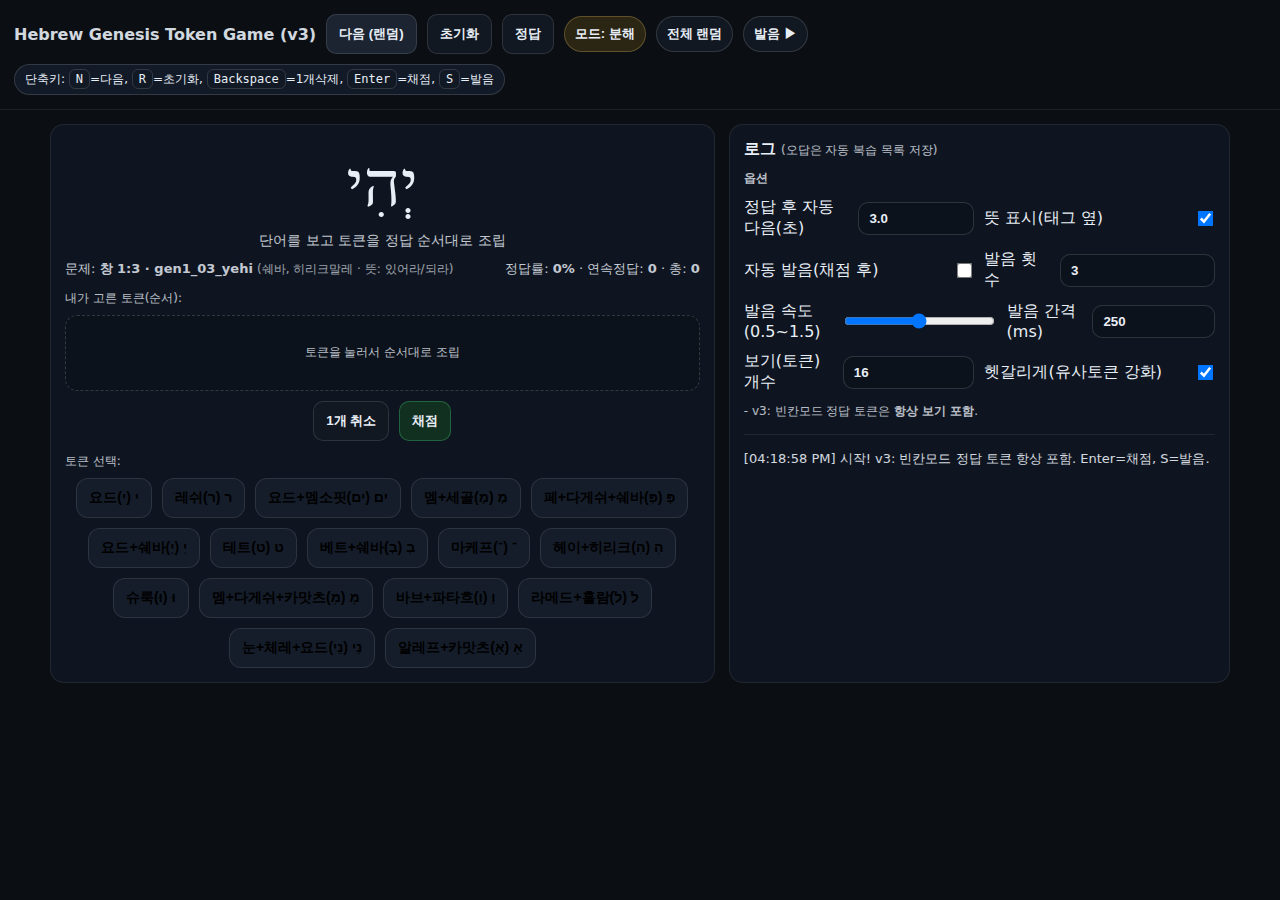
<file: hebrew_game_genesis_tokens_v3.html>
<!doctype html>
<html lang="ko">
<head>
  <meta charset="utf-8" />
  <meta name="viewport" content="width=device-width,initial-scale=1" />
  <title>Hebrew Genesis Token Game (v3)</title>
  <style>
    :root { --pad: 14px; }
    body { font-family: system-ui, -apple-system, "Malgun Gothic", "Apple SD Gothic Neo", Arial, sans-serif; margin: 0; background:#0b0f14; color:#e8eef6; }
    header { padding: var(--pad); border-bottom: 1px solid rgba(255,255,255,.08); display:flex; gap:10px; flex-wrap:wrap; align-items:center; }
    header h1 { font-size: 16px; margin: 0; opacity:.9; }
    .btn { background:#1b2430; color:#e8eef6; border:1px solid rgba(255,255,255,.12); padding:10px 12px; border-radius:10px; cursor:pointer; font-weight:700; }
    .btn:hover { border-color: rgba(255,255,255,.25); }
    .btn:active { transform: translateY(1px); }
    .btn.secondary { background:#121821; font-weight:700; }
    .btn.good { background:#12301f; border-color: rgba(88,255,160,.25); }
    .btn.warn { background:#2b2513; border-color: rgba(255,210,120,.25); }
    .btn.pill { padding:8px 10px; border-radius:999px; font-size:13px; }
    .wrap { padding: var(--pad); display:grid; gap:14px; max-width: 1180px; margin: 0 auto; }
    .grid { display:grid; grid-template-columns: 1.25fr .75fr; gap:14px; }
    @media (max-width: 980px){ .grid{ grid-template-columns: 1fr; } }
    .card { background:#0f1520; border:1px solid rgba(255,255,255,.08); border-radius:14px; padding: var(--pad); }
    .hebrew { font-family: "SBL Hebrew", "Ezra SIL", "Taamey David CLM", "Noto Sans Hebrew", serif; font-size: 64px; line-height: 1.2; text-align:center; padding: 8px 0 2px; letter-spacing: .5px; }
    .sub { text-align:center; opacity:.82; margin-top:6px; font-size:14px; }
    .row { display:flex; gap:10px; flex-wrap:wrap; align-items:center; justify-content:center; margin-top: 10px; }
    .tokens { display:flex; gap:10px; flex-wrap:wrap; justify-content:center; }
    .token { font-size:14px; padding:10px 12px; border-radius:12px; background:#151d2a; border:1px solid rgba(255,255,255,.10); cursor:pointer; font-weight:650; }
    .token:hover { border-color: rgba(255,255,255,.22); }
    .answerBox { min-height: 54px; display:flex; gap:10px; flex-wrap:wrap; justify-content:center; align-items:center; padding:10px; border-radius:12px; background:#0c121b; border:1px dashed rgba(255,255,255,.16); }
    .chip { padding:8px 10px; border-radius:999px; background:#172233; border:1px solid rgba(255,255,255,.10); font-size:13px; }
    .chip .heb { font-family: "SBL Hebrew","Ezra SIL","Taamey David CLM","Noto Sans Hebrew",serif; font-size:16px; }
    .meta { display:flex; gap:12px; flex-wrap:wrap; justify-content:space-between; align-items:center; margin-top:10px; opacity:.95; }
    .meta div { font-size:13px; opacity:.88; }
    .log { font-size: 13px; line-height: 1.5; opacity:.9; white-space:pre-wrap; }
    .small { font-size: 12px; opacity:.78; }
    .pill { padding:6px 10px; border-radius:999px; border:1px solid rgba(255,255,255,.14); background:#121a27; font-size:12px; }
    .kbd { font-family: ui-monospace, SFMono-Regular, Menlo, Consolas, monospace; font-size: 12px; padding: 2px 6px; border-radius: 6px; background:#111925; border:1px solid rgba(255,255,255,.14); }
    .settings { display:grid; gap:10px; margin-top:10px; }
    .settings .row2 { display:grid; grid-template-columns: 1fr 1fr; gap:10px; }
    @media (max-width: 980px){ .settings .row2{ grid-template-columns: 1fr; } }
    label { display:flex; gap:10px; align-items:center; justify-content:space-between; }
    input[type="number"], input[type="range"], select {
      width: 140px; max-width: 45vw;
      background:#0c121b; color:#e8eef6;
      border:1px solid rgba(255,255,255,.14); border-radius:10px;
      padding:8px 10px; font-weight:650;
    }
    input[type="checkbox"]{ transform: scale(1.2); }
    .slot { display:inline-flex; align-items:center; justify-content:center; padding: 10px 12px; border-radius:12px; background:#0c121b; border:1px dashed rgba(255,255,255,.18); min-width: 110px; font-size:13px; }
    .slot .heb { font-family: "SBL Hebrew","Ezra SIL","Taamey David CLM","Noto Sans Hebrew",serif; font-size:16px; }
    .slots { display:flex; gap:10px; flex-wrap:wrap; justify-content:center; }
  </style>
</head>
<body>
<header>
  <h1>Hebrew Genesis Token Game (v3)</h1>

  <button class="btn" id="btnNext">다음 (랜덤)</button>
  <button class="btn secondary" id="btnReset">초기화</button>
  <button class="btn secondary" id="btnReveal">정답</button>

  <button class="btn pill warn" id="btnMode">모드: 분해</button>
  <button class="btn pill secondary" id="btnReview">전체 랜덤</button>

  <button class="btn pill secondary" id="btnSpeak">발음 ▶</button>

  <span class="pill">
    단축키:
    <span class="kbd">N</span>=다음,
    <span class="kbd">R</span>=초기화,
    <span class="kbd">Backspace</span>=1개삭제,
    <span class="kbd">Enter</span>=채점,
    <span class="kbd">S</span>=발음
  </span>
</header>

<div class="wrap">
  <div class="grid">
    <div class="card">
      <div class="hebrew" id="wordHeb">—</div>
      <div class="sub" id="wordHint">—</div>

      <div class="meta">
        <div>
          문제: <b id="wordId">—</b>
          <span id="wordTags" class="small"></span>
        </div>
        <div>
          정답률: <b id="acc">0%</b> · 연속정답: <b id="streak">0</b> · 총: <b id="tot">0</b>
        </div>
      </div>

      <div style="margin-top:12px;">
        <div class="small" style="margin-bottom:8px;">내가 고른 토큰(순서):</div>
        <div class="answerBox" id="answerBox"></div>
      </div>

      <div id="blankSlotsWrap" style="margin-top:12px; display:none;">
        <div class="small" style="margin-bottom:8px;">빈칸 채우기(슬롯):</div>
        <div class="slots" id="blankSlots"></div>
      </div>

      <div class="row" style="margin-top:10px;">
        <button class="btn secondary" id="btnUndo">1개 취소</button>
        <button class="btn good" id="btnCheck">채점</button>
      </div>

      <div style="margin-top:12px;">
        <div class="small" style="margin-bottom:8px;">토큰 선택:</div>
        <div class="tokens" id="tokenPool"></div>
      </div>
    </div>

    <div class="card">
      <div style="display:flex; justify-content:space-between; align-items:center; gap:10px;">
        <div><b>로그</b> <span class="small">(오답은 자동 복습 목록 저장)</span></div>
      </div>

      <div class="settings">
        <div class="small"><b>옵션</b></div>

        <div class="row2">
          <label>정답 후 자동 다음(초)
            <input type="number" id="optNextDelay" min="0" max="10" step="0.2" value="3.0">
          </label>
          <label>뜻 표시(태그 옆)
            <input type="checkbox" id="optShowGloss" checked>
          </label>
        </div>

        <div class="row2">
          <label>자동 발음(채점 후)
            <input type="checkbox" id="optAutoSpeak">
          </label>
          <label>발음 횟수
            <input type="number" id="optSpeakRepeat" min="1" max="5" step="1" value="3">
          </label>
        </div>

        <div class="row2">
          <label>발음 속도(0.5~1.5)
            <input type="range" id="optSpeakRate" min="0.5" max="1.5" step="0.05" value="1.0">
          </label>
          <label>발음 간격(ms)
            <input type="number" id="optSpeakGap" min="0" max="2000" step="50" value="250">
          </label>
        </div>

        <div class="row2">
          <label>보기(토큰) 개수
            <input type="number" id="optChoiceCount" min="10" max="24" step="1" value="16">
          </label>
          <label>헷갈리게(유사토큰 강화)
            <input type="checkbox" id="optSpicy" checked>
          </label>
        </div>

        <div class="small">
          - v3: 빈칸모드 정답 토큰은 <b>항상 보기 포함</b>.
        </div>
      </div>

      <hr style="border:none; border-top:1px solid rgba(255,255,255,.08); margin: 14px 0;">

      <div class="log" id="log"></div>
    </div>
  </div>
</div>

<script>
const WORDS = [
  { id:"gen1_02_ruach", ref:"창 1:2", heb:"רוּחַ", gloss:"영/바람", tags:["슈룩","푸르티브 파타흐"],
    answer:[ {label:"레쉬(ר)", heb:"ר"}, {label:"슈룩(וּ)", heb:"וּ"}, {label:"헤트+파타흐(חַ)", heb:"חַ"} ] },

  { id:"gen1_02_elohim", ref:"창 1:2", heb:"אֱלֹהִים", gloss:"하나님", tags:["하타프세골","홀람","히리크말레"],
    answer:[ {label:"알레프+하타프세골(אֱ)", heb:"אֱ"}, {label:"라메드+홀람(לֹ)", heb:"לֹ"}, {label:"헤이+히리크(הִ)", heb:"הִ"}, {label:"요드+멤소핏(ים)", heb:"ים"} ] },

  { id:"gen1_02_al_pnei", ref:"창 1:2", heb:"עַל־פְּנֵי", gloss:"~위에/표면 위에", tags:["마케프","다게쉬","체레"],
    answer:[ {label:"아인+파타흐+라메드(עַל)", heb:"עַל"}, {label:"마케프(־)", heb:"־"}, {label:"페+다게쉬+쉐바(פְּ)", heb:"פְּ"}, {label:"눈+체레+요드(נֵי)", heb:"נֵי"} ] },

  { id:"gen1_02_hamayim", ref:"창 1:2", heb:"הַמָּיִם", gloss:"그 물들", tags:["정관사","다게쉬","히리크말레"],
    answer:[ {label:"헤이+파타흐(הַ)", heb:"הַ"}, {label:"멤+다게쉬+카맛츠(מָּ)", heb:"מָּ"}, {label:"요드+히리크말레+멤소핏(יִם)", heb:"יִם"} ] },

  { id:"gen1_03_vayomer", ref:"창 1:3", heb:"וַיֹּאמֶר", gloss:"그리고 말했다", tags:["서사형","홀람","다게쉬"],
    answer:[ {label:"바브+파타흐(וַ)", heb:"וַ"}, {label:"요드+다게쉬+홀람(יֹּ)", heb:"יֹּ"}, {label:"알레프+카맛츠(אָ)", heb:"אָ"}, {label:"멤+세골(מֶ)", heb:"מֶ"}, {label:"레쉬(ר)", heb:"ר"} ] },

  { id:"gen1_03_yehi", ref:"창 1:3", heb:"יְהִי", gloss:"있어라/되라", tags:["쉐바","히리크말레"],
    answer:[ {label:"요드+쉐바(יְ)", heb:"יְ"}, {label:"헤이+히리크(הִ)", heb:"הִ"}, {label:"요드(י)", heb:"י"} ] },

  { id:"gen1_03_or", ref:"창 1:3", heb:"אוֹר", gloss:"빛", tags:["홀람말레"],
    answer:[ {label:"알레프(א)", heb:"א"}, {label:"홀람말레(וֹ)", heb:"וֹ"}, {label:"레쉬(ר)", heb:"ר"} ] },

  { id:"gen1_04_et", ref:"창 1:4", heb:"אֶת־", gloss:"(목적격 표지)", tags:["마케프","세골"],
    answer:[ {label:"알레프+세골(אֶ)", heb:"אֶ"}, {label:"타브(ת)", heb:"ת"}, {label:"마케프(־)", heb:"־"} ] },

  { id:"gen1_04_haor", ref:"창 1:4", heb:"הָאוֹר", gloss:"그 빛", tags:["정관사","홀람말레"],
    answer:[ {label:"헤이+카맛츠(הָ)", heb:"הָ"}, {label:"알레프(א)", heb:"א"}, {label:"홀람말레(וֹ)", heb:"וֹ"}, {label:"레쉬(ר)", heb:"ר"} ] },

  { id:"gen1_04_ki_tov", ref:"창 1:4", heb:"כִּי־טוֹב", gloss:"~이 좋다/좋음을", tags:["다게쉬","마케프","히리크말레","홀람말레"],
    answer:[ {label:"카프+다게쉬+히리크(כִּ)", heb:"כִּ"}, {label:"요드(י)", heb:"י"}, {label:"마케프(־)", heb:"־"}, {label:"테트(ט)", heb:"ט"}, {label:"홀람말레(וֹ)", heb:"וֹ"}, {label:"베트(ב)", heb:"ב"} ] },

  { id:"gen1_04_vayavdel", ref:"창 1:4", heb:"וַיַּבְדֵּל", gloss:"그리고 구별했다", tags:["서사형","다게쉬","체레"],
    answer:[ {label:"바브+파타흐(וַ)", heb:"וַ"}, {label:"요드+다게쉬+파타흐(יַּ)", heb:"יַּ"}, {label:"베트+쉐바(בְ)", heb:"בְ"}, {label:"달레트+다게쉬+체레(דֵּ)", heb:"דֵּ"}, {label:"라메드(ל)", heb:"ל"} ] }
];

const MODES = [
  { id:0, name:"분해", hint:"단어를 보고 토큰을 정답 순서대로 조립" },
  { id:1, name:"니쿳", hint:"자음 스켈레톤(니쿳 제거)을 보고 니쿳 포함 토큰으로 완성" },
  { id:2, name:"빈칸", hint:"일부 토큰은 고정. 빈칸 슬롯만 채우기" },
];

function stripNiqqud(s){
  return s.replace(/[\u0591-\u05BD\u05BF\u05C1-\u05C2\u05C4-\u05C7]/g, "");
}

const TOKEN_BANK = (() => {
  const out = [];
  for(const w of WORDS){
    for(const t of w.answer) out.push({label:t.label, heb:t.heb});
  }
  return out;
})();

const SPICY_DECOYS = [
  {label:"헤이+파타흐(הַ)", heb:"הַ"},
  {label:"헤이+카맛츠(הָ)", heb:"הָ"},
  {label:"바브+파타흐(וַ)", heb:"וַ"},
  {label:"바브+카맛츠(וָ)", heb:"וָ"},
  {label:"베트+쉐바(בְ)", heb:"בְ"},
  {label:"베트+다게쉬+쉐바(בְּ)", heb:"בְּ"},
  {label:"페+쉐바(פְ)", heb:"פְ"},
  {label:"페+다게쉬+쉐바(פְּ)", heb:"פְּ"},
  {label:"요드+쉐바(יְ)", heb:"יְ"},
  {label:"요드+히리크(יִ)", heb:"יִ"},
  {label:"알레프+세골(אֶ)", heb:"אֶ"},
  {label:"알레프+카맛츠(אָ)", heb:"אָ"},
  {label:"홀람말레(וֹ)", heb:"וֹ"},
  {label:"슈룩(וּ)", heb:"וּ"},
  {label:"마케프(־)", heb:"־"}
];

function shuffle(arr){
  const a = arr.slice();
  for(let i=a.length-1;i>0;i--){
    const j = Math.floor(Math.random()*(i+1));
    [a[i],a[j]] = [a[j],a[i]];
  }
  return a;
}
function uniq(tokens){
  const seen = new Set();
  const out = [];
  for(const t of tokens){
    const k = t.heb + "|" + t.label;
    if(seen.has(k)) continue;
    seen.add(k);
    out.push(t);
  }
  return out;
}
function keyOf(t){ return t.heb + "|" + t.label; }

let mode = 0;
let current = null;
let picks = [];
let blankPlan = null;
let useReviewOnly = false;
let stats = { total:0, correct:0, streak:0 };
const reviewSet = new Set();

const $ = (id) => document.getElementById(id);
const elWordHeb = $("wordHeb");
const elWordHint = $("wordHint");
const elWordId = $("wordId");
const elWordTags = $("wordTags");
const elAnswerBox = $("answerBox");
const elTokenPool = $("tokenPool");
const elLog = $("log");
const elAcc = $("acc");
const elStreak = $("streak");
const elTot = $("tot");
const elBlankSlotsWrap = $("blankSlotsWrap");
const elBlankSlots = $("blankSlots");

function getOpt(){
  return {
    nextDelay: Math.max(0, Math.min(10, parseFloat($("optNextDelay").value || "0"))),
    showGloss: $("optShowGloss").checked,
    autoSpeak: $("optAutoSpeak").checked,
    speakRepeat: Math.max(1, Math.min(5, parseInt($("optSpeakRepeat").value || "1", 10))),
    speakRate: Math.max(0.5, Math.min(1.5, parseFloat($("optSpeakRate").value || "1"))),
    speakGap: Math.max(0, Math.min(2000, parseInt($("optSpeakGap").value || "0", 10))),
    choiceCount: Math.max(10, Math.min(24, parseInt($("optChoiceCount").value || "16", 10))),
    spicy: $("optSpicy").checked,
  };
}

function logLine(s){
  const now = new Date();
  const ts = now.toLocaleTimeString([], {hour:"2-digit", minute:"2-digit", second:"2-digit"});
  elLog.textContent = `[${ts}] ${s}\n` + elLog.textContent;
}

function buildPool(word, forcedTokens){
  const opt = getOpt();
  const forced = forcedTokens ? forcedTokens.slice() : [];
  const forcedKeys = new Set(forced.map(keyOf));

  const answer = uniq(word.answer.slice());
  const answerKeys = new Set(answer.map(keyOf));

  const other = TOKEN_BANK.filter(t => !answerKeys.has(keyOf(t)) && !forcedKeys.has(keyOf(t)));
  const spicyPick = opt.spicy ? shuffle(SPICY_DECOYS.filter(t => !forcedKeys.has(keyOf(t)))).slice(0, 8) : [];

  const baseLetters = answer
    .map(t => stripNiqqud(t.heb))
    .filter(x => x && x !== "־")
    .slice(0, 4)
    .map(x => ({label:`(자음만) ${x}`, heb:x}))
    .filter(t => !forcedKeys.has(keyOf(t)));

  let pool = uniq(forced.concat(answer)).slice();
  const target = Math.max(opt.choiceCount, pool.length, forced.length);
  const remain = target - pool.length;

  const filler = uniq(shuffle(other).concat(shuffle(spicyPick)).concat(shuffle(baseLetters)));
  pool = uniq(pool.concat(filler)).slice(0, target);

  const poolKeys = new Set(pool.map(keyOf));
  for(const t of forced){
    if(!poolKeys.has(keyOf(t))){
      for(let i=pool.length-1;i>=0;i--){
        const k = keyOf(pool[i]);
        if(!forcedKeys.has(k)){
          pool[i] = t;
          poolKeys.add(keyOf(t));
          break;
        }
      }
    }
  }

  return shuffle(pool).slice(0, target);
}

function planBlank(word){
  const n = word.answer.length;
  const idxs = [...Array(n).keys()];
  const shownCount = Math.max(1, Math.floor(n/2));
  const shownIdx = new Set(shuffle(idxs).slice(0, shownCount));
  const missingIdx = new Set(idxs.filter(i => !shownIdx.has(i)));
  return { shownIdx, missingIdx };
}

function render(){
  const m = MODES.find(x => x.id === mode);
  $("btnMode").textContent = `모드: ${m.name}`;
  elWordHint.textContent = m.hint;

  if(!current){
    elWordHeb.textContent = "—";
    elWordId.textContent = "—";
    elWordTags.textContent = "";
    return;
  }

  if(mode === 1){
    elWordHeb.textContent = stripNiqqud(current.heb);
  } else {
    elWordHeb.textContent = current.heb;
  }

  const opt = getOpt();
  const tags = opt.showGloss ? `${current.tags.join(", ")} · 뜻: ${current.gloss}` : `${current.tags.join(", ")}`;
  elWordId.textContent = `${current.ref} · ${current.id}`;
  elWordTags.textContent = `(${tags})`;

  elAnswerBox.innerHTML = "";
  if(picks.length === 0){
    const s = document.createElement("div");
    s.className = "small";
    s.textContent = (mode === 2) ? "빈칸 토큰만 순서대로 선택" : "토큰을 눌러서 순서대로 조립";
    elAnswerBox.appendChild(s);
  } else {
    picks.forEach((t, idx) => {
      const c = document.createElement("div");
      c.className = "chip";
      c.innerHTML = `<span class="heb">${t.heb}</span> · ${t.label}`;
      c.title = `#${idx+1}`;
      elAnswerBox.appendChild(c);
    });
  }

  if(mode === 2){
    elBlankSlotsWrap.style.display = "";
    elBlankSlots.innerHTML = "";
    current.answer.forEach((t, i) => {
      const d = document.createElement("div");
      d.className = "slot";
      if(blankPlan.shownIdx.has(i)){
        d.innerHTML = `<span class="heb">${t.heb}</span> · ${t.label}`;
      } else {
        d.innerHTML = `<span class="heb">?</span> · 빈칸`;
      }
      elBlankSlots.appendChild(d);
    });
  } else {
    elBlankSlotsWrap.style.display = "none";
  }

  elTokenPool.innerHTML = "";
  let forced = [];
  if(mode === 2 && blankPlan){
    const missingIdx = [...blankPlan.missingIdx].sort((a,b)=>a-b);
    forced = missingIdx.map(i => current.answer[i]);
  }
  const pool = buildPool(current, forced);

  pool.forEach((t) => {
    const b = document.createElement("button");
    b.className = "token";
    b.type = "button";
    b.textContent = `${t.label}  ${t.heb}`;
    b.onclick = () => { picks.push(t); render(); };
    elTokenPool.appendChild(b);
  });

  elTot.textContent = String(stats.total);
  elStreak.textContent = String(stats.streak);
  const acc = stats.total === 0 ? 0 : Math.round((stats.correct / stats.total) * 100);
  elAcc.textContent = `${acc}%`;

  $("btnReview").textContent = useReviewOnly ? "오답 랜덤" : "전체 랜덤";
}

function pickWord(){
  const list = useReviewOnly ? WORDS.filter(w => reviewSet.has(w.id)) : WORDS;
  const use = (list.length === 0) ? WORDS : list;
  current = use[Math.floor(Math.random()*use.length)];
  picks = [];
  blankPlan = (mode === 2) ? planBlank(current) : null;
  render();
}

function normalizePicksForBlank(){
  const missingIdx = [...blankPlan.missingIdx].sort((a,b)=>a-b);
  const expected = missingIdx.map(i => current.answer[i].heb);
  const got = picks.map(t => t.heb);
  return { expected, got };
}

function check(){
  if(!current) return;
  const opt = getOpt();
  stats.total++;

  let ok = false;
  let expectedStr = "";
  let gotStr = "";

  if(mode === 2){
    const { expected, got } = normalizePicksForBlank();
    ok = (got.length === expected.length) && got.every((h,i)=>h===expected[i]);
    expectedStr = expected.join("  ");
    gotStr = got.join("  ") || "—";
  } else {
    const ansHeb = current.answer.map(t => t.heb);
    const pickedHeb = picks.map(t => t.heb);
    ok = (pickedHeb.length === ansHeb.length) && pickedHeb.every((h, i) => h === ansHeb[i]);
    expectedStr = current.answer.map(t => `${t.heb}(${t.label})`).join("  ");
    gotStr = picks.map(t => `${t.heb}(${t.label})`).join("  ") || "—";
  }

  if(ok){
    stats.correct++;
    stats.streak++;
    reviewSet.delete(current.id);
    logLine(`✅ 정답!  ${current.heb}  (${current.ref})${opt.showGloss ? " · " + current.gloss : ""}`);
    if(opt.autoSpeak) speakCurrent();
    const delayMs = Math.round(opt.nextDelay * 1000);
    if(delayMs > 0) setTimeout(pickWord, delayMs);
    else pickWord();
  } else {
    stats.streak = 0;
    reviewSet.add(current.id);
    logLine(`❌ 오답  ${current.heb}  (${current.ref})${opt.showGloss ? " · " + current.gloss : ""}\n   기대: ${expectedStr}\n   입력: ${gotStr}`);
    if(opt.autoSpeak) speakCurrent();
  }
  render();
}

function reveal(){
  if(!current) return;
  if(mode === 2){
    const missingIdx = [...blankPlan.missingIdx].sort((a,b)=>a-b);
    picks = missingIdx.map(i => current.answer[i]);
  } else {
    picks = current.answer.slice();
  }
  render();
  logLine(`👀 정답 보기: ${current.heb}`);
}

function speakText(text, repeat, rate, gapMs){
  if(!window.speechSynthesis) { logLine("⚠️ 이 브라우저는 TTS 미지원"); return; }
  window.speechSynthesis.cancel();

  const voices = window.speechSynthesis.getVoices ? window.speechSynthesis.getVoices() : [];
  const heVoice = voices.find(v => (v.lang || "").toLowerCase().startsWith("he")) ||
                  voices.find(v => (v.name || "").toLowerCase().includes("hebrew")) || null;

  let i = 0;
  const playOnce = () => {
    const u = new SpeechSynthesisUtterance(text);
    u.lang = "he-IL";
    u.rate = rate;
    if(heVoice) u.voice = heVoice;
    u.onend = () => {
      i++;
      if(i < repeat) setTimeout(playOnce, gapMs);
    };
    window.speechSynthesis.speak(u);
  };
  playOnce();
}

function speakCurrent(){
  if(!current) return;
  const opt = getOpt();
  speakText(current.heb, opt.speakRepeat, opt.speakRate, opt.speakGap);
}

function cycleMode(){
  mode = (mode + 1) % MODES.length;
  picks = [];
  blankPlan = (mode === 2 && current) ? planBlank(current) : null;
  render();
  logLine(`🎛 모드 변경: ${MODES[mode].name}`);
}

$("btnNext").onclick = () => pickWord();
$("btnReset").onclick = () => { picks = []; render(); };
$("btnUndo").onclick = () => { picks.pop(); render(); };
$("btnCheck").onclick = () => check();
$("btnReveal").onclick = () => reveal();
$("btnMode").onclick = () => cycleMode();
$("btnReview").onclick = () => { useReviewOnly = !useReviewOnly; logLine(useReviewOnly ? "🔁 오답 랜덤 ON" : "🎲 전체 랜덤 ON"); pickWord(); };
$("btnSpeak").onclick = () => { speakCurrent(); logLine(`🔊 발음: ${current ? current.heb : "—"}`); };

window.addEventListener("keydown", (e) => {
  if(e.key === "n" || e.key === "N"){ e.preventDefault(); pickWord(); }
  if(e.key === "r" || e.key === "R"){ e.preventDefault(); picks = []; render(); }
  if(e.key === "Backspace"){ e.preventDefault(); picks.pop(); render(); }
  if(e.key === "Enter"){ e.preventDefault(); check(); }
  if(e.key === "s" || e.key === "S"){ e.preventDefault(); speakCurrent(); }
});

if(window.speechSynthesis && window.speechSynthesis.onvoiceschanged !== undefined){
  window.speechSynthesis.onvoiceschanged = () => {};
}

pickWord();
logLine("시작! v3: 빈칸모드 정답 토큰 항상 포함. Enter=채점, S=발음.");
</script>
</body>
</html>
</file>
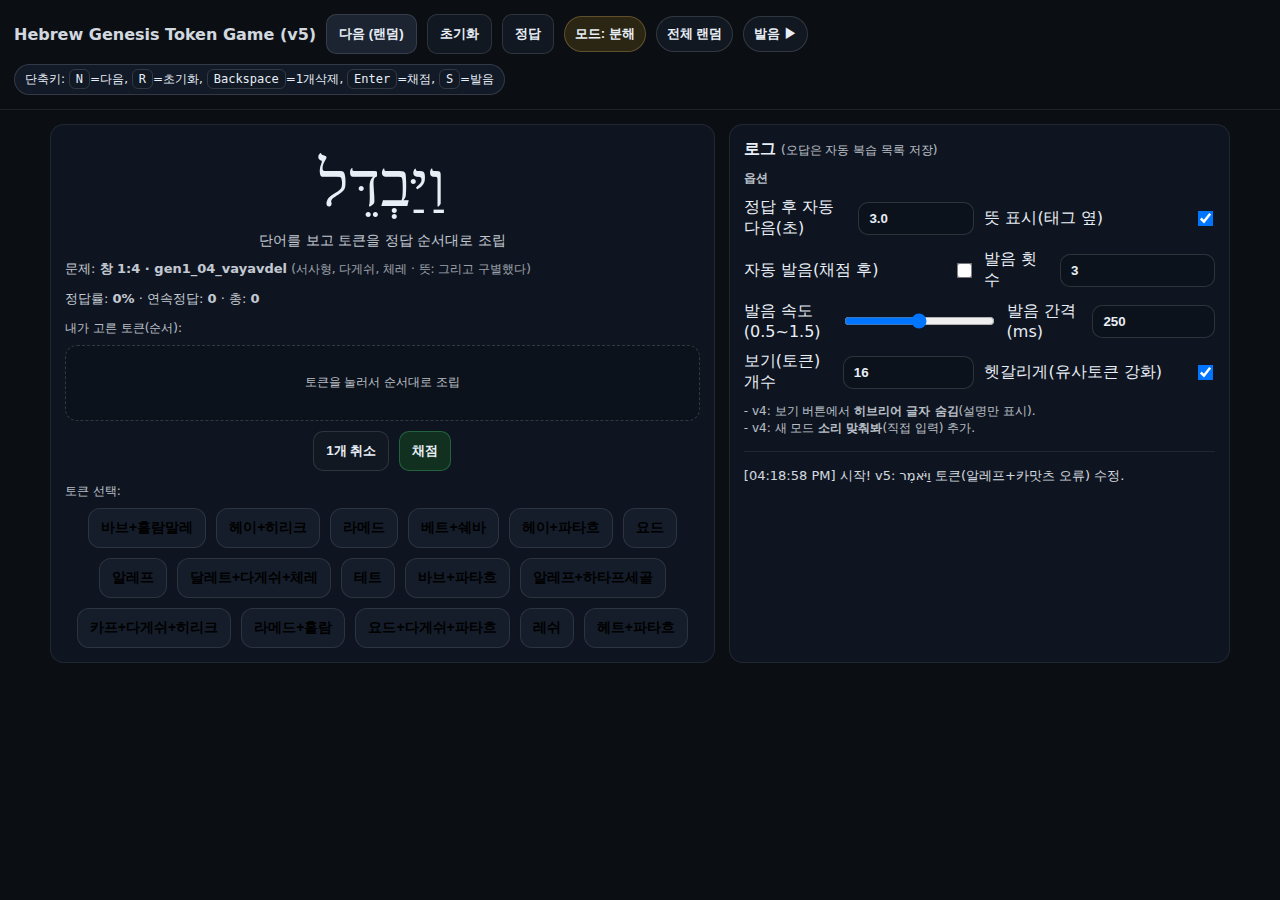
<file: hebrew_game_genesis_tokens_v5.html>
<!doctype html>
<html lang="ko">
<head>
  <meta charset="utf-8" />
  <meta name="viewport" content="width=device-width,initial-scale=1" />
  <title>Hebrew Genesis Token Game (v5)</title>
  <style>
    :root { --pad: 14px; }
    body { font-family: system-ui, -apple-system, "Malgun Gothic", "Apple SD Gothic Neo", Arial, sans-serif; margin: 0; background:#0b0f14; color:#e8eef6; }
    header { padding: var(--pad); border-bottom: 1px solid rgba(255,255,255,.08); display:flex; gap:10px; flex-wrap:wrap; align-items:center; }
    header h1 { font-size: 16px; margin: 0; opacity:.9; }
    .btn { background:#1b2430; color:#e8eef6; border:1px solid rgba(255,255,255,.12); padding:10px 12px; border-radius:10px; cursor:pointer; font-weight:700; }
    .btn:hover { border-color: rgba(255,255,255,.25); }
    .btn:active { transform: translateY(1px); }
    .btn.secondary { background:#121821; font-weight:700; }
    .btn.good { background:#12301f; border-color: rgba(88,255,160,.25); }
    .btn.warn { background:#2b2513; border-color: rgba(255,210,120,.25); }
    .btn.pill { padding:8px 10px; border-radius:999px; font-size:13px; }
    .wrap { padding: var(--pad); display:grid; gap:14px; max-width: 1180px; margin: 0 auto; }
    .grid { display:grid; grid-template-columns: 1.25fr .75fr; gap:14px; }
    @media (max-width: 980px){ .grid{ grid-template-columns: 1fr; } }
    .card { background:#0f1520; border:1px solid rgba(255,255,255,.08); border-radius:14px; padding: var(--pad); }
    .hebrew { font-family: "SBL Hebrew", "Ezra SIL", "Taamey David CLM", "Noto Sans Hebrew", serif; font-size: 64px; line-height: 1.2; text-align:center; padding: 8px 0 2px; letter-spacing: .5px; }
    .sub { text-align:center; opacity:.82; margin-top:6px; font-size:14px; }
    .row { display:flex; gap:10px; flex-wrap:wrap; align-items:center; justify-content:center; margin-top: 10px; }
    .tokens { display:flex; gap:10px; flex-wrap:wrap; justify-content:center; }
    .token { font-size:14px; padding:10px 12px; border-radius:12px; background:#151d2a; border:1px solid rgba(255,255,255,.10); cursor:pointer; font-weight:650; }
    .token:hover { border-color: rgba(255,255,255,.22); }
    .answerBox { min-height: 54px; display:flex; gap:10px; flex-wrap:wrap; justify-content:center; align-items:center; padding:10px; border-radius:12px; background:#0c121b; border:1px dashed rgba(255,255,255,.16); }
    .chip { padding:8px 10px; border-radius:999px; background:#172233; border:1px solid rgba(255,255,255,.10); font-size:13px; }
    .meta { display:flex; gap:12px; flex-wrap:wrap; justify-content:space-between; align-items:center; margin-top:10px; opacity:.95; }
    .meta div { font-size:13px; opacity:.88; }
    .log { font-size: 13px; line-height: 1.5; opacity:.9; white-space:pre-wrap; }
    .small { font-size: 12px; opacity:.78; }
    .pill { padding:6px 10px; border-radius:999px; border:1px solid rgba(255,255,255,.14); background:#121a27; font-size:12px; }
    .kbd { font-family: ui-monospace, SFMono-Regular, Menlo, Consolas, monospace; font-size: 12px; padding: 2px 6px; border-radius: 6px; background:#111925; border:1px solid rgba(255,255,255,.14); }
    .settings { display:grid; gap:10px; margin-top:10px; }
    .settings .row2 { display:grid; grid-template-columns: 1fr 1fr; gap:10px; }
    @media (max-width: 980px){ .settings .row2{ grid-template-columns: 1fr; } }
    label { display:flex; gap:10px; align-items:center; justify-content:space-between; }
    input[type="number"], input[type="range"] {
      width: 140px; max-width: 45vw;
      background:#0c121b; color:#e8eef6;
      border:1px solid rgba(255,255,255,.14); border-radius:10px;
      padding:8px 10px; font-weight:650;
    }
    input[type="checkbox"]{ transform: scale(1.2); }
    .slot { display:inline-flex; align-items:center; justify-content:center; padding: 10px 12px; border-radius:12px; background:#0c121b; border:1px dashed rgba(255,255,255,.18); min-width: 110px; font-size:13px; }
    .slots { display:flex; gap:10px; flex-wrap:wrap; justify-content:center; }
    .typingWrap{ display:none; margin-top: 12px; }
    .typingRow{ display:flex; gap:10px; flex-wrap:wrap; justify-content:center; align-items:center; }
    .typingRow input{
      width: min(520px, 85vw);
      background:#0c121b; color:#e8eef6;
      border:1px solid rgba(255,255,255,.16); border-radius:12px;
      padding:12px 14px; font-weight:750; font-size:16px;
    }
  </style>
</head>
<body>
<header>
  <h1>Hebrew Genesis Token Game (v5)</h1>

  <button class="btn" id="btnNext">다음 (랜덤)</button>
  <button class="btn secondary" id="btnReset">초기화</button>
  <button class="btn secondary" id="btnReveal">정답</button>

  <button class="btn pill warn" id="btnMode">모드: 분해</button>
  <button class="btn pill secondary" id="btnReview">전체 랜덤</button>

  <button class="btn pill secondary" id="btnSpeak">발음 ▶</button>

  <span class="pill">
    단축키:
    <span class="kbd">N</span>=다음,
    <span class="kbd">R</span>=초기화,
    <span class="kbd">Backspace</span>=1개삭제,
    <span class="kbd">Enter</span>=채점,
    <span class="kbd">S</span>=발음
  </span>
</header>

<div class="wrap">
  <div class="grid">
    <div class="card">
      <div class="hebrew" id="wordHeb">—</div>
      <div class="sub" id="wordHint">—</div>

      <div class="meta">
        <div>
          문제: <b id="wordId">—</b>
          <span id="wordTags" class="small"></span>
        </div>
        <div>
          정답률: <b id="acc">0%</b> · 연속정답: <b id="streak">0</b> · 총: <b id="tot">0</b>
        </div>
      </div>

      <div style="margin-top:12px;" id="buildWrap">
        <div class="small" style="margin-bottom:8px;">내가 고른 토큰(순서):</div>
        <div class="answerBox" id="answerBox"></div>
      </div>

      <div id="blankSlotsWrap" style="margin-top:12px; display:none;">
        <div class="small" style="margin-bottom:8px;">빈칸 채우기(슬롯):</div>
        <div class="slots" id="blankSlots"></div>
      </div>

      <div class="typingWrap" id="typingWrap">
        <div class="small" style="margin-bottom:8px; text-align:center;">소리를 직접 입력 (예: 키-토브 / 바예히 / 하마임)</div>
        <div class="typingRow">
          <input id="typingInput" type="text" autocomplete="off" spellcheck="false" placeholder="여기에 입력">
        </div>
      </div>

      <div class="row" style="margin-top:10px;">
        <button class="btn secondary" id="btnUndo">1개 취소</button>
        <button class="btn good" id="btnCheck">채점</button>
      </div>

      <div style="margin-top:12px;" id="tokenWrap">
        <div class="small" style="margin-bottom:8px;">토큰 선택:</div>
        <div class="tokens" id="tokenPool"></div>
      </div>
    </div>

    <div class="card">
      <div style="display:flex; justify-content:space-between; align-items:center; gap:10px;">
        <div><b>로그</b> <span class="small">(오답은 자동 복습 목록 저장)</span></div>
      </div>

      <div class="settings">
        <div class="small"><b>옵션</b></div>

        <div class="row2">
          <label>정답 후 자동 다음(초)
            <input type="number" id="optNextDelay" min="0" max="10" step="0.2" value="3.0">
          </label>
          <label>뜻 표시(태그 옆)
            <input type="checkbox" id="optShowGloss" checked>
          </label>
        </div>

        <div class="row2">
          <label>자동 발음(채점 후)
            <input type="checkbox" id="optAutoSpeak">
          </label>
          <label>발음 횟수
            <input type="number" id="optSpeakRepeat" min="1" max="5" step="1" value="3">
          </label>
        </div>

        <div class="row2">
          <label>발음 속도(0.5~1.5)
            <input type="range" id="optSpeakRate" min="0.5" max="1.5" step="0.05" value="1.0">
          </label>
          <label>발음 간격(ms)
            <input type="number" id="optSpeakGap" min="0" max="2000" step="50" value="250">
          </label>
        </div>

        <div class="row2">
          <label>보기(토큰) 개수
            <input type="number" id="optChoiceCount" min="10" max="24" step="1" value="16">
          </label>
          <label>헷갈리게(유사토큰 강화)
            <input type="checkbox" id="optSpicy" checked>
          </label>
        </div>

        <div class="small">
          - v4: 보기 버튼에서 <b>히브리어 글자 숨김</b>(설명만 표시).<br>
          - v4: 새 모드 <b>소리 맞춰봐</b>(직접 입력) 추가.
        </div>
      </div>

      <hr style="border:none; border-top:1px solid rgba(255,255,255,.08); margin: 14px 0;">

      <div class="log" id="log"></div>
    </div>
  </div>
</div>

<script>
const WORDS = [
  { id:"gen1_02_ruach", ref:"창 1:2", heb:"רוּחַ", gloss:"영/바람", tags:["슈룩","푸르티브 파타흐"],
    reading:["루아흐","루아하"],
    answer:[ {label:"레쉬", heb:"ר"}, {label:"바브+슈룩", heb:"וּ"}, {label:"헤트+파타흐", heb:"חַ"} ] },

  { id:"gen1_02_elohim", ref:"창 1:2", heb:"אֱלֹהִים", gloss:"하나님", tags:["하타프세골","홀람","히리크말레"],
    reading:["엘로힘","에로힘"],
    answer:[ {label:"알레프+하타프세골", heb:"אֱ"}, {label:"라메드+홀람", heb:"לֹ"}, {label:"헤이+히리크", heb:"הִ"}, {label:"요드+멤소핏", heb:"ים"} ] },

  { id:"gen1_02_al_pnei", ref:"창 1:2", heb:"עַל־פְּנֵי", gloss:"~위에/표면 위에", tags:["마케프","다게쉬","체레"],
    reading:["알-프네","알프네","알-프네이","알프네이"],
    answer:[ {label:"아인+파타흐+라메드", heb:"עַל"}, {label:"마케프", heb:"־"}, {label:"페+다게쉬+쉐바", heb:"פְּ"}, {label:"눈+체레+요드", heb:"נֵי"} ] },

  { id:"gen1_02_hamayim", ref:"창 1:2", heb:"הַמָּיִם", gloss:"그 물들", tags:["정관사","다게쉬","히리크말레"],
    reading:["하마임"],
    answer:[ {label:"헤이+파타흐", heb:"הַ"}, {label:"멤+다게쉬+카맛츠", heb:"מָּ"}, {label:"요드+히리크말레+멤소핏", heb:"יִם"} ] },

  { id:"gen1_03_vayomer", ref:"창 1:3", heb:"וַיֹּאמֶר", gloss:"그리고 말했다", tags:["서사형","홀람","다게쉬"],
    reading:["바요메르","바요아메르"],
    answer:[ {label:"바브+파타흐", heb:"וַ"}, {label:"요드+다게쉬+홀람", heb:"יֹּ"}, {label:"알레프", heb:"א"}, {label:"멤+세골", heb:"מֶ"}, {label:"레쉬", heb:"ר"} ] },

  { id:"gen1_03_yehi", ref:"창 1:3", heb:"יְהִי", gloss:"있어라/되라", tags:["쉐바","히리크말레"],
    reading:["예히","여히"],
    answer:[ {label:"요드+쉐바", heb:"יְ"}, {label:"헤이+히리크", heb:"הִ"}, {label:"요드", heb:"י"} ] },

  { id:"gen1_03_or", ref:"창 1:3", heb:"אוֹר", gloss:"빛", tags:["홀람말레"],
    reading:["오르"],
    answer:[ {label:"알레프", heb:"א"}, {label:"바브+홀람말레", heb:"וֹ"}, {label:"레쉬", heb:"ר"} ] },

  { id:"gen1_04_et", ref:"창 1:4", heb:"אֶת־", gloss:"(목적격 표지)", tags:["마케프","세골"],
    reading:["에트","에트-"],
    answer:[ {label:"알레프+세골", heb:"אֶ"}, {label:"타브", heb:"ת"}, {label:"마케프", heb:"־"} ] },

  { id:"gen1_04_haor", ref:"창 1:4", heb:"הָאוֹר", gloss:"그 빛", tags:["정관사","홀람말레"],
    reading:["하오르"],
    answer:[ {label:"헤이+카맛츠", heb:"הָ"}, {label:"알레프", heb:"א"}, {label:"바브+홀람말레", heb:"וֹ"}, {label:"레쉬", heb:"ר"} ] },

  { id:"gen1_04_ki_tov", ref:"창 1:4", heb:"כִּי־טוֹב", gloss:"~이 좋다/좋음을", tags:["다게쉬","마케프","히리크말레","홀람말레"],
    reading:["키-토브","키토브","키-톱","키톱"],
    answer:[ {label:"카프+다게쉬+히리크", heb:"כִּ"}, {label:"요드", heb:"י"}, {label:"마케프", heb:"־"}, {label:"테트", heb:"ט"}, {label:"바브+홀람말레", heb:"וֹ"}, {label:"베트", heb:"ב"} ] },

  { id:"gen1_04_vayavdel", ref:"창 1:4", heb:"וַיַּבְדֵּל", gloss:"그리고 구별했다", tags:["서사형","다게쉬","체레"],
    reading:["바야브델"],
    answer:[ {label:"바브+파타흐", heb:"וַ"}, {label:"요드+다게쉬+파타흐", heb:"יַּ"}, {label:"베트+쉐바", heb:"בְ"}, {label:"달레트+다게쉬+체레", heb:"דֵּ"}, {label:"라메드", heb:"ל"} ] }
];

const MODES = [
  { id:0, name:"분해", hint:"단어를 보고 토큰을 정답 순서대로 조립" },
  { id:1, name:"니쿳", hint:"자음 스켈레톤(니쿳 제거)을 보고 니쿳 포함 토큰으로 완성" },
  { id:2, name:"빈칸", hint:"일부 토큰은 고정. 빈칸 슬롯만 채우기" },
  { id:3, name:"소리 맞춰봐", hint:"단어(완전체)를 보고 발음을 직접 입력 (채점 후에만 발음)" },
];

function stripNiqqud(s){
  return s.replace(/[\u0591-\u05BD\u05BF\u05C1-\u05C2\u05C4-\u05C7]/g, "");
}

const TOKEN_BANK = (() => {
  const out = [];
  for(const w of WORDS){
    for(const t of w.answer) out.push({label:t.label, heb:t.heb});
  }
  return out;
})();

const SPICY_DECOYS = [
  {label:"헤이+파타흐", heb:"הַ"},
  {label:"헤이+카맛츠", heb:"הָ"},
  {label:"바브+파타흐", heb:"וַ"},
  {label:"바브+카맛츠", heb:"וָ"},
  {label:"베트+쉐바", heb:"בְ"},
  {label:"베트+다게쉬+쉐바", heb:"בְּ"},
  {label:"페+쉐바", heb:"פְ"},
  {label:"페+다게쉬+쉐바", heb:"פְּ"},
  {label:"요드+쉐바", heb:"יְ"},
  {label:"요드+히리크", heb:"יִ"},
  {label:"알레프+세골", heb:"אֶ"},
  {label:"알레프+카맛츠", heb:"אָ"},
  {label:"바브+홀람말레", heb:"וֹ"},
  {label:"바브+슈룩", heb:"וּ"},
  {label:"마케프", heb:"־"}
];

function shuffle(arr){
  const a = arr.slice();
  for(let i=a.length-1;i>0;i--){
    const j = Math.floor(Math.random()*(i+1));
    [a[i],a[j]] = [a[j],a[i]];
  }
  return a;
}
function uniq(tokens){
  const seen = new Set();
  const out = [];
  for(const t of tokens){
    const k = t.heb + "|" + t.label;
    if(seen.has(k)) continue;
    seen.add(k);
    out.push(t);
  }
  return out;
}
function keyOf(t){ return t.heb + "|" + t.label; }

let mode = 0;
let current = null;
let picks = [];
let blankPlan = null;
let useReviewOnly = false;
let stats = { total:0, correct:0, streak:0 };
const reviewSet = new Set();

const $ = (id) => document.getElementById(id);
const elWordHeb = $("wordHeb");
const elWordHint = $("wordHint");
const elWordId = $("wordId");
const elWordTags = $("wordTags");
const elAnswerBox = $("answerBox");
const elTokenPool = $("tokenPool");
const elLog = $("log");
const elAcc = $("acc");
const elStreak = $("streak");
const elTot = $("tot");
const elBlankSlotsWrap = $("blankSlotsWrap");
const elBlankSlots = $("blankSlots");
const elTypingWrap = $("typingWrap");
const elTypingInput = $("typingInput");
const elTokenWrap = $("tokenWrap");
const elBuildWrap = $("buildWrap");

function getOpt(){
  return {
    nextDelay: Math.max(0, Math.min(10, parseFloat($("optNextDelay").value || "0"))),
    showGloss: $("optShowGloss").checked,
    autoSpeak: $("optAutoSpeak").checked,
    speakRepeat: Math.max(1, Math.min(5, parseInt($("optSpeakRepeat").value || "1", 10))),
    speakRate: Math.max(0.5, Math.min(1.5, parseFloat($("optSpeakRate").value || "1"))),
    speakGap: Math.max(0, Math.min(2000, parseInt($("optSpeakGap").value || "0", 10))),
    choiceCount: Math.max(10, Math.min(24, parseInt($("optChoiceCount").value || "16", 10))),
    spicy: $("optSpicy").checked,
  };
}

function logLine(s){
  const now = new Date();
  const ts = now.toLocaleTimeString([], {hour:"2-digit", minute:"2-digit", second:"2-digit"});
  elLog.textContent = `[${ts}] ${s}\n` + elLog.textContent;
}

function buildPool(word, forcedTokens){
  const opt = getOpt();
  const forced = forcedTokens ? forcedTokens.slice() : [];
  const forcedKeys = new Set(forced.map(keyOf));

  const answer = uniq(word.answer.slice());
  const answerKeys = new Set(answer.map(keyOf));

  const other = TOKEN_BANK.filter(t => !answerKeys.has(keyOf(t)) && !forcedKeys.has(keyOf(t)));
  const spicyPick = opt.spicy ? shuffle(SPICY_DECOYS.filter(t => !forcedKeys.has(keyOf(t)))).slice(0, 10) : [];

  let pool = uniq(forced.concat(answer)).slice();
  const target = Math.max(opt.choiceCount, pool.length, forced.length);
  const remain = target - pool.length;

  const filler = uniq(shuffle(other).concat(shuffle(spicyPick)));
  pool = uniq(pool.concat(filler)).slice(0, target);

  const poolKeys = new Set(pool.map(keyOf));
  for(const t of forced){
    if(!poolKeys.has(keyOf(t))){
      for(let i=pool.length-1;i>=0;i--){
        const k = keyOf(pool[i]);
        if(!forcedKeys.has(k)){
          pool[i] = t;
          poolKeys.add(keyOf(t));
          break;
        }
      }
    }
  }
  return shuffle(pool).slice(0, target);
}

function planBlank(word){
  const n = word.answer.length;
  const idxs = [...Array(n).keys()];
  const shownCount = Math.max(1, Math.floor(n/2));
  const shownIdx = new Set(shuffle(idxs).slice(0, shownCount));
  const missingIdx = new Set(idxs.filter(i => !shownIdx.has(i)));
  return { shownIdx, missingIdx };
}

function render(){
  const m = MODES.find(x => x.id === mode);
  $("btnMode").textContent = `모드: ${m.name}`;
  elWordHint.textContent = m.hint;

  if(!current){
    elWordHeb.textContent = "—";
    elWordId.textContent = "—";
    elWordTags.textContent = "";
    return;
  }

  if(mode === 1){
    elWordHeb.textContent = stripNiqqud(current.heb);
  } else {
    elWordHeb.textContent = current.heb;
  }

  const opt = getOpt();
  const tags = opt.showGloss ? `${current.tags.join(", ")} · 뜻: ${current.gloss}` : `${current.tags.join(", ")}`;
  elWordId.textContent = `${current.ref} · ${current.id}`;
  elWordTags.textContent = `(${tags})`;

  const isTyping = (mode === 3);
  elTypingWrap.style.display = isTyping ? "" : "none";
  elTokenWrap.style.display = isTyping ? "none" : "";
  elBuildWrap.style.display = isTyping ? "none" : "";
  $("btnUndo").style.display = isTyping ? "none" : "";
  elBlankSlotsWrap.style.display = (mode === 2 && !isTyping) ? "" : "none";

  elAnswerBox.innerHTML = "";
  if(!isTyping){
    if(picks.length === 0){
      const s = document.createElement("div");
      s.className = "small";
      s.textContent = (mode === 2) ? "빈칸 토큰만 순서대로 선택" : "토큰을 눌러서 순서대로 조립";
      elAnswerBox.appendChild(s);
    } else {
      picks.forEach((t, idx) => {
        const c = document.createElement("div");
        c.className = "chip";
        c.textContent = `${t.label}`;
        c.title = `#${idx+1}`;
        elAnswerBox.appendChild(c);
      });
    }
  } else {
    setTimeout(()=>elTypingInput.focus(), 50);
  }

  if(mode === 2 && blankPlan){
    elBlankSlots.innerHTML = "";
    current.answer.forEach((t, i) => {
      const d = document.createElement("div");
      d.className = "slot";
      d.textContent = blankPlan.shownIdx.has(i) ? `${t.label}` : `? 빈칸`;
      elBlankSlots.appendChild(d);
    });
  }

  elTokenPool.innerHTML = "";
  if(!isTyping){
    let forced = [];
    if(mode === 2 && blankPlan){
      const missingIdx = [...blankPlan.missingIdx].sort((a,b)=>a-b);
      forced = missingIdx.map(i => current.answer[i]);
    }
    const pool = buildPool(current, forced);
    pool.forEach((t) => {
      const b = document.createElement("button");
      b.className = "token";
      b.type = "button";
      b.textContent = `${t.label}`;
      b.onclick = () => { picks.push(t); render(); };
      elTokenPool.appendChild(b);
    });
  }

  elTot.textContent = String(stats.total);
  elStreak.textContent = String(stats.streak);
  const acc = stats.total === 0 ? 0 : Math.round((stats.correct / stats.total) * 100);
  elAcc.textContent = `${acc}%`;

  $("btnReview").textContent = useReviewOnly ? "오답 랜덤" : "전체 랜덤";
}

function pickWord(){
  const list = useReviewOnly ? WORDS.filter(w => reviewSet.has(w.id)) : WORDS;
  const use = (list.length === 0) ? WORDS : list;
  current = use[Math.floor(Math.random()*use.length)];
  picks = [];
  blankPlan = (mode === 2) ? planBlank(current) : null;
  elTypingInput.value = "";
  render();
}

function normalizePicksForBlank(){
  const missingIdx = [...blankPlan.missingIdx].sort((a,b)=>a-b);
  const expected = missingIdx.map(i => current.answer[i].heb);
  const got = picks.map(t => t.heb);
  return { expected, got };
}

function normSound(s){
  return (s||"")
    .toLowerCase()
    .replace(/[\s·•]/g,"")
    .replace(/—|–/g,"-")
    .replace(/[()\[\]{},.!?]/g,"");
}

function check(){
  if(!current) return;
  const opt = getOpt();
  stats.total++;

  let ok = false;
  let expectedStr = "";
  let gotStr = "";

  if(mode === 3){
    const got = normSound(elTypingInput.value);
    const ans = (current.reading || []).map(normSound).filter(x=>x);
    ok = ans.includes(got) && got.length > 0;
    expectedStr = (current.reading || []).join(" / ") || "—";
    gotStr = elTypingInput.value || "—";
  } else if(mode === 2){
    const { expected, got } = normalizePicksForBlank();
    ok = (got.length === expected.length) && got.every((h,i)=>h===expected[i]);
    expectedStr = expected.join("  ");
    gotStr = got.join("  ") || "—";
  } else {
    const ansHeb = current.answer.map(t => t.heb);
    const pickedHeb = picks.map(t => t.heb);
    ok = (pickedHeb.length === ansHeb.length) && pickedHeb.every((h, i) => h === ansHeb[i]);
    expectedStr = current.answer.map(t => `${t.label}`).join("  ");
    gotStr = picks.map(t => `${t.label}`).join("  ") || "—";
  }

  if(ok){
    stats.correct++;
    stats.streak++;
    reviewSet.delete(current.id);
    logLine(`✅ 정답!  ${current.heb}  (${current.ref})${opt.showGloss ? " · " + current.gloss : ""}${mode===3 ? " · 입력: " + gotStr : ""}`);
  } else {
    stats.streak = 0;
    reviewSet.add(current.id);
    logLine(`❌ 오답  ${current.heb}  (${current.ref})${opt.showGloss ? " · " + current.gloss : ""}\n   기대: ${expectedStr}\n   입력: ${gotStr}`);
  }

  if(mode === 3){
    speakCurrent();
  } else if(opt.autoSpeak){
    speakCurrent();
  }

  render();

  if(ok){
    const delayMs = Math.round(opt.nextDelay * 1000);
    if(delayMs > 0) setTimeout(pickWord, delayMs);
    else pickWord();
  }
}

function reveal(){
  if(!current) return;
  if(mode === 3){
    elTypingInput.value = (current.reading && current.reading[0]) ? current.reading[0] : "";
    logLine(`👀 정답 보기(소리): ${elTypingInput.value}`);
  } else if(mode === 2){
    const missingIdx = [...blankPlan.missingIdx].sort((a,b)=>a-b);
    picks = missingIdx.map(i => current.answer[i]);
    logLine(`👀 정답 보기: ${current.heb} (빈칸 토큰 채움)`);
  } else {
    picks = current.answer.slice();
    logLine(`👀 정답 보기: ${current.heb}`);
  }
  render();
}

function speakText(text, repeat, rate, gapMs){
  if(!window.speechSynthesis) { logLine("⚠️ 이 브라우저는 TTS 미지원"); return; }
  window.speechSynthesis.cancel();

  const voices = window.speechSynthesis.getVoices ? window.speechSynthesis.getVoices() : [];
  const heVoice = voices.find(v => (v.lang || "").toLowerCase().startsWith("he")) ||
                  voices.find(v => (v.name || "").toLowerCase().includes("hebrew")) || null;

  let i = 0;
  const playOnce = () => {
    const u = new SpeechSynthesisUtterance(text);
    u.lang = "he-IL";
    u.rate = rate;
    if(heVoice) u.voice = heVoice;
    u.onend = () => {
      i++;
      if(i < repeat) setTimeout(playOnce, gapMs);
    };
    window.speechSynthesis.speak(u);
  };
  playOnce();
}

function speakCurrent(){
  if(!current) return;
  const opt = getOpt();
  speakText(current.heb, opt.speakRepeat, opt.speakRate, opt.speakGap);
}

function cycleMode(){
  mode = (mode + 1) % MODES.length;
  picks = [];
  blankPlan = (mode === 2 && current) ? planBlank(current) : null;
  elTypingInput.value = "";
  render();
  logLine(`🎛 모드 변경: ${MODES[mode].name}`);
}

$("btnNext").onclick = () => pickWord();
$("btnReset").onclick = () => { picks = []; elTypingInput.value=""; render(); };
$("btnUndo").onclick = () => { picks.pop(); render(); };
$("btnCheck").onclick = () => check();
$("btnReveal").onclick = () => reveal();
$("btnMode").onclick = () => cycleMode();
$("btnReview").onclick = () => { useReviewOnly = !useReviewOnly; logLine(useReviewOnly ? "🔁 오답 랜덤 ON" : "🎲 전체 랜덤 ON"); pickWord(); };
$("btnSpeak").onclick = () => { speakCurrent(); logLine(`🔊 발음: ${current ? current.heb : "—"}`); };

window.addEventListener("keydown", (e) => {
  if(e.key === "n" || e.key === "N"){ e.preventDefault(); pickWord(); }
  if(e.key === "r" || e.key === "R"){ e.preventDefault(); picks = []; elTypingInput.value=""; render(); }
  if(e.key === "Backspace"){
    if(mode === 3) return;
    e.preventDefault();
    picks.pop();
    render();
  }
  if(e.key === "Enter"){ e.preventDefault(); check(); }
  if(e.key === "s" || e.key === "S"){ e.preventDefault(); speakCurrent(); }
});

if(window.speechSynthesis && window.speechSynthesis.onvoiceschanged !== undefined){
  window.speechSynthesis.onvoiceschanged = () => {};
}

pickWord();
logLine("시작! v5: וַיֹּאמֶר 토큰(알레프+카맛츠 오류) 수정.");
</script>
</body>
</html>
</file>
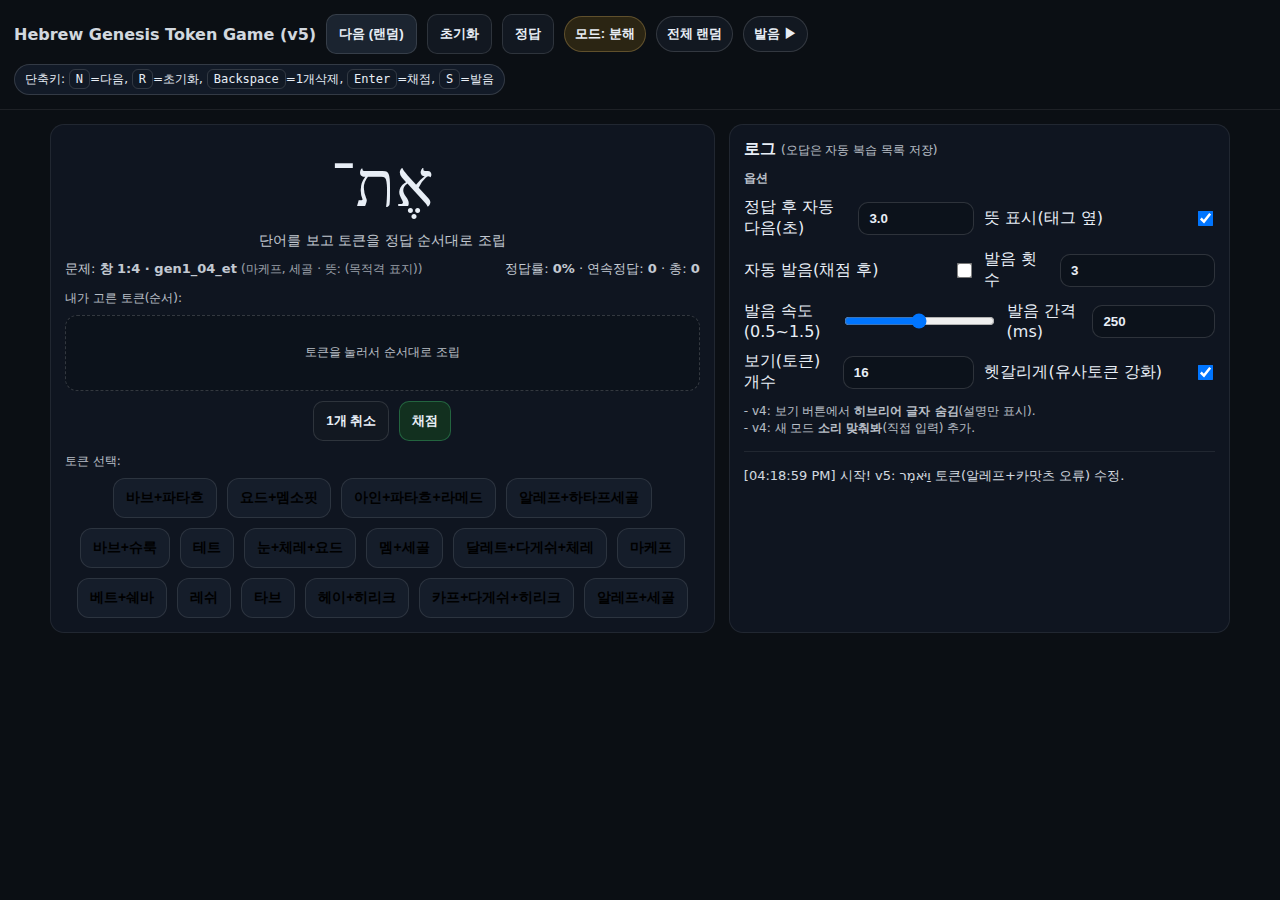
<file: hebrew_game_genesis_tokens_v5_1.html>
<!doctype html>
<html lang="ko">
<head>
  <meta charset="utf-8" />
  <meta name="viewport" content="width=device-width,initial-scale=1" />
  <title>Hebrew Genesis Token Game (v5)</title>
  <style>
    :root { --pad: 14px; }
    body { font-family: system-ui, -apple-system, "Malgun Gothic", "Apple SD Gothic Neo", Arial, sans-serif; margin: 0; background:#0b0f14; color:#e8eef6; }
    header { padding: var(--pad); border-bottom: 1px solid rgba(255,255,255,.08); display:flex; gap:10px; flex-wrap:wrap; align-items:center; }
    header h1 { font-size: 16px; margin: 0; opacity:.9; }
    .btn { background:#1b2430; color:#e8eef6; border:1px solid rgba(255,255,255,.12); padding:10px 12px; border-radius:10px; cursor:pointer; font-weight:700; }
    .btn:hover { border-color: rgba(255,255,255,.25); }
    .btn:active { transform: translateY(1px); }
    .btn.secondary { background:#121821; font-weight:700; }
    .btn.good { background:#12301f; border-color: rgba(88,255,160,.25); }
    .btn.warn { background:#2b2513; border-color: rgba(255,210,120,.25); }
    .btn.pill { padding:8px 10px; border-radius:999px; font-size:13px; }
    .wrap { padding: var(--pad); display:grid; gap:14px; max-width: 1180px; margin: 0 auto; }
    .grid { display:grid; grid-template-columns: 1.25fr .75fr; gap:14px; }
    @media (max-width: 980px){ .grid{ grid-template-columns: 1fr; } }
    .card { background:#0f1520; border:1px solid rgba(255,255,255,.08); border-radius:14px; padding: var(--pad); }
    .hebrew { font-family: "SBL Hebrew", "Ezra SIL", "Taamey David CLM", "Noto Sans Hebrew", serif; font-size: 64px; line-height: 1.2; text-align:center; padding: 8px 0 2px; letter-spacing: .5px; }
    .sub { text-align:center; opacity:.82; margin-top:6px; font-size:14px; }
    .row { display:flex; gap:10px; flex-wrap:wrap; align-items:center; justify-content:center; margin-top: 10px; }
    .tokens { display:flex; gap:10px; flex-wrap:wrap; justify-content:center; }
    .token { font-size:14px; padding:10px 12px; border-radius:12px; background:#151d2a; border:1px solid rgba(255,255,255,.10); cursor:pointer; font-weight:650; }
    .token:hover { border-color: rgba(255,255,255,.22); }
    .answerBox { min-height: 54px; display:flex; gap:10px; flex-wrap:wrap; justify-content:center; align-items:center; padding:10px; border-radius:12px; background:#0c121b; border:1px dashed rgba(255,255,255,.16); }
    .chip { padding:8px 10px; border-radius:999px; background:#172233; border:1px solid rgba(255,255,255,.10); font-size:13px; }
    .meta { display:flex; gap:12px; flex-wrap:wrap; justify-content:space-between; align-items:center; margin-top:10px; opacity:.95; }
    .meta div { font-size:13px; opacity:.88; }
    .log { font-size: 13px; line-height: 1.5; opacity:.9; white-space:pre-wrap; }
    .small { font-size: 12px; opacity:.78; }
    .pill { padding:6px 10px; border-radius:999px; border:1px solid rgba(255,255,255,.14); background:#121a27; font-size:12px; }
    .kbd { font-family: ui-monospace, SFMono-Regular, Menlo, Consolas, monospace; font-size: 12px; padding: 2px 6px; border-radius: 6px; background:#111925; border:1px solid rgba(255,255,255,.14); }
    .settings { display:grid; gap:10px; margin-top:10px; }
    .settings .row2 { display:grid; grid-template-columns: 1fr 1fr; gap:10px; }
    @media (max-width: 980px){ .settings .row2{ grid-template-columns: 1fr; } }
    label { display:flex; gap:10px; align-items:center; justify-content:space-between; }
    input[type="number"], input[type="range"] {
      width: 140px; max-width: 45vw;
      background:#0c121b; color:#e8eef6;
      border:1px solid rgba(255,255,255,.14); border-radius:10px;
      padding:8px 10px; font-weight:650;
    }
    input[type="checkbox"]{ transform: scale(1.2); }
    .slot { display:inline-flex; align-items:center; justify-content:center; padding: 10px 12px; border-radius:12px; background:#0c121b; border:1px dashed rgba(255,255,255,.18); min-width: 110px; font-size:13px; }
    .slots { display:flex; gap:10px; flex-wrap:wrap; justify-content:center; }
    .typingWrap{ display:none; margin-top: 12px; }
    .typingRow{ display:flex; gap:10px; flex-wrap:wrap; justify-content:center; align-items:center; }
    .typingRow input{
      width: min(520px, 85vw);
      background:#0c121b; color:#e8eef6;
      border:1px solid rgba(255,255,255,.16); border-radius:12px;
      padding:12px 14px; font-weight:750; font-size:16px;
    }
  </style>
</head>
<body>
<header>
  <h1>Hebrew Genesis Token Game (v5)</h1>

  <button class="btn" id="btnNext">다음 (랜덤)</button>
  <button class="btn secondary" id="btnReset">초기화</button>
  <button class="btn secondary" id="btnReveal">정답</button>

  <button class="btn pill warn" id="btnMode">모드: 분해</button>
  <button class="btn pill secondary" id="btnReview">전체 랜덤</button>

  <button class="btn pill secondary" id="btnSpeak">발음 ▶</button>

  <span class="pill">
    단축키:
    <span class="kbd">N</span>=다음,
    <span class="kbd">R</span>=초기화,
    <span class="kbd">Backspace</span>=1개삭제,
    <span class="kbd">Enter</span>=채점,
    <span class="kbd">S</span>=발음
  </span>
</header>

<div class="wrap">
  <div class="grid">
    <div class="card">
      <div class="hebrew" id="wordHeb">—</div>
      <div class="sub" id="wordHint">—</div>

      <div class="meta">
        <div>
          문제: <b id="wordId">—</b>
          <span id="wordTags" class="small"></span>
        </div>
        <div>
          정답률: <b id="acc">0%</b> · 연속정답: <b id="streak">0</b> · 총: <b id="tot">0</b>
        </div>
      </div>

      <div style="margin-top:12px;" id="buildWrap">
        <div class="small" style="margin-bottom:8px;">내가 고른 토큰(순서):</div>
        <div class="answerBox" id="answerBox"></div>
      </div>

      <div id="blankSlotsWrap" style="margin-top:12px; display:none;">
        <div class="small" style="margin-bottom:8px;">빈칸 채우기(슬롯):</div>
        <div class="slots" id="blankSlots"></div>
      </div>

      <div class="typingWrap" id="typingWrap">
        <div class="small" style="margin-bottom:8px; text-align:center;">소리를 직접 입력 (예: 키-토브 / 바예히 / 하마임)</div>
        <div class="typingRow">
          <input id="typingInput" type="text" autocomplete="off" spellcheck="false" placeholder="여기에 입력">
        </div>
      </div>

      <div class="row" style="margin-top:10px;">
        <button class="btn secondary" id="btnUndo">1개 취소</button>
        <button class="btn good" id="btnCheck">채점</button>
      </div>

      <div style="margin-top:12px;" id="tokenWrap">
        <div class="small" style="margin-bottom:8px;">토큰 선택:</div>
        <div class="tokens" id="tokenPool"></div>
      </div>
    </div>

    <div class="card">
      <div style="display:flex; justify-content:space-between; align-items:center; gap:10px;">
        <div><b>로그</b> <span class="small">(오답은 자동 복습 목록 저장)</span></div>
      </div>

      <div class="settings">
        <div class="small"><b>옵션</b></div>

        <div class="row2">
          <label>정답 후 자동 다음(초)
            <input type="number" id="optNextDelay" min="0" max="10" step="0.2" value="3.0">
          </label>
          <label>뜻 표시(태그 옆)
            <input type="checkbox" id="optShowGloss" checked>
          </label>
        </div>

        <div class="row2">
          <label>자동 발음(채점 후)
            <input type="checkbox" id="optAutoSpeak">
          </label>
          <label>발음 횟수
            <input type="number" id="optSpeakRepeat" min="1" max="5" step="1" value="3">
          </label>
        </div>

        <div class="row2">
          <label>발음 속도(0.5~1.5)
            <input type="range" id="optSpeakRate" min="0.5" max="1.5" step="0.05" value="1.0">
          </label>
          <label>발음 간격(ms)
            <input type="number" id="optSpeakGap" min="0" max="2000" step="50" value="250">
          </label>
        </div>

        <div class="row2">
          <label>보기(토큰) 개수
            <input type="number" id="optChoiceCount" min="10" max="24" step="1" value="16">
          </label>
          <label>헷갈리게(유사토큰 강화)
            <input type="checkbox" id="optSpicy" checked>
          </label>
        </div>

        <div class="small">
          - v4: 보기 버튼에서 <b>히브리어 글자 숨김</b>(설명만 표시).<br>
          - v4: 새 모드 <b>소리 맞춰봐</b>(직접 입력) 추가.
        </div>
      </div>

      <hr style="border:none; border-top:1px solid rgba(255,255,255,.08); margin: 14px 0;">

      <div class="log" id="log"></div>
    </div>
  </div>
</div>

<script>
const WORDS = [
  { id:"gen1_02_ruach", ref:"창 1:2", heb:"רוּחַ", gloss:"영/바람", tags:["슈룩","푸르티브 파타흐"],
    reading:["루아흐","루아하"],
    answer:[ {label:"레쉬", heb:"ר"}, {label:"바브+슈룩", heb:"וּ"}, {label:"헤트+파타흐", heb:"חַ"} ] },

  { id:"gen1_02_elohim", ref:"창 1:2", heb:"אֱלֹהִים", gloss:"하나님", tags:["하타프세골","홀람","히리크말레"],
    reading:["엘로힘","에로힘"],
    answer:[ {label:"알레프+하타프세골", heb:"אֱ"}, {label:"라메드+홀람", heb:"לֹ"}, {label:"헤이+히리크", heb:"הִ"}, {label:"요드+멤소핏", heb:"ים"} ] },

  { id:"gen1_02_al_pnei", ref:"창 1:2", heb:"עַל־פְּנֵי", gloss:"~위에/표면 위에", tags:["마케프","다게쉬","체레"],
    reading:["알-프네","알프네","알-프네이","알프네이"],
    answer:[ {label:"아인+파타흐+라메드", heb:"עַל"}, {label:"마케프", heb:"־"}, {label:"페+다게쉬+쉐바", heb:"פְּ"}, {label:"눈+체레+요드", heb:"נֵי"} ] },

  { id:"gen1_02_hamayim", ref:"창 1:2", heb:"הַמָּיִם", gloss:"그 물들", tags:["정관사","다게쉬","히리크말레"],
    reading:["하마임"],
    answer:[ {label:"헤이+파타흐", heb:"הַ"}, {label:"멤+다게쉬+카맛츠", heb:"מָּ"}, {label:"요드+히리크말레+멤소핏", heb:"יִם"} ] },

  { id:"gen1_03_vayomer", ref:"창 1:3", heb:"וַיֹּאמֶר", gloss:"그리고 말했다", tags:["서사형","홀람","다게쉬"],
    reading:["바요메르","바요아메르"],
    answer:[ {label:"바브+파타흐", heb:"וַ"}, {label:"요드+다게쉬+홀람", heb:"יֹּ"}, {label:"알레프", heb:"א"}, {label:"멤+세골", heb:"מֶ"}, {label:"레쉬", heb:"ר"} ] },

  { id:"gen1_03_yehi", ref:"창 1:3", heb:"יְהִי", gloss:"있어라/되라", tags:["쉐바","히리크말레"],
    reading:["예히","여히"],
    answer:[ {label:"요드+쉐바", heb:"יְ"}, {label:"헤이+히리크", heb:"הִ"}, {label:"요드", heb:"י"} ] },

  { id:"gen1_03_or", ref:"창 1:3", heb:"אוֹר", gloss:"빛", tags:["홀람말레"],
    reading:["오르"],
    answer:[ {label:"알레프", heb:"א"}, {label:"바브+홀람말레", heb:"וֹ"}, {label:"레쉬", heb:"ר"} ] },

  { id:"gen1_04_et", ref:"창 1:4", heb:"אֶת־", gloss:"(목적격 표지)", tags:["마케프","세골"],
    reading:["에트","에트-"],
    answer:[ {label:"알레프+세골", heb:"אֶ"}, {label:"타브", heb:"ת"}, {label:"마케프", heb:"־"} ] },

  { id:"gen1_04_haor", ref:"창 1:4", heb:"הָאוֹר", gloss:"그 빛", tags:["정관사","홀람말레"],
    reading:["하오르"],
    answer:[ {label:"헤이+카맛츠", heb:"הָ"}, {label:"알레프", heb:"א"}, {label:"바브+홀람말레", heb:"וֹ"}, {label:"레쉬", heb:"ר"} ] },

  { id:"gen1_04_ki_tov", ref:"창 1:4", heb:"כִּי־טוֹב", gloss:"~이 좋다/좋음을", tags:["다게쉬","마케프","히리크말레","홀람말레"],
    reading:["키-토브","키토브","키-톱","키톱"],
    answer:[ {label:"카프+다게쉬+히리크", heb:"כִּ"}, {label:"요드", heb:"י"}, {label:"마케프", heb:"־"}, {label:"테트", heb:"ט"}, {label:"바브+홀람말레", heb:"וֹ"}, {label:"베트", heb:"ב"} ] },

  { id:"gen1_04_vayavdel", ref:"창 1:4", heb:"וַיַּבְדֵּל", gloss:"그리고 구별했다", tags:["서사형","다게쉬","체레"],
    reading:["바야브델"],
    answer:[ {label:"바브+파타흐", heb:"וַ"}, {label:"요드+다게쉬+파타흐", heb:"יַּ"}, {label:"베트+쉐바", heb:"בְ"}, {label:"달레트+다게쉬+체레", heb:"דֵּ"}, {label:"라메드", heb:"ל"} ] }
];

const MODES = [
  { id:0, name:"분해", hint:"단어를 보고 토큰을 정답 순서대로 조립" },
  { id:1, name:"니쿳", hint:"자음 스켈레톤(니쿳 제거)을 보고 니쿳 포함 토큰으로 완성" },
  { id:2, name:"빈칸", hint:"일부 토큰은 고정. 빈칸 슬롯만 채우기" },
  { id:3, name:"소리 맞춰봐", hint:"단어(완전체)를 보고 발음을 직접 입력 (채점 후에만 발음)" },
];

function stripNiqqud(s){
  return s.replace(/[\u0591-\u05BD\u05BF\u05C1-\u05C2\u05C4-\u05C7]/g, "");
}

const TOKEN_BANK = (() => {
  const out = [];
  for(const w of WORDS){
    for(const t of w.answer) out.push({label:t.label, heb:t.heb});
  }
  return out;
})();

const SPICY_DECOYS = [
  {label:"헤이+파타흐", heb:"הַ"},
  {label:"헤이+카맛츠", heb:"הָ"},
  {label:"바브+파타흐", heb:"וַ"},
  {label:"바브+카맛츠", heb:"וָ"},
  {label:"베트+쉐바", heb:"בְ"},
  {label:"베트+다게쉬+쉐바", heb:"בְּ"},
  {label:"페+쉐바", heb:"פְ"},
  {label:"페+다게쉬+쉐바", heb:"פְּ"},
  {label:"요드+쉐바", heb:"יְ"},
  {label:"요드+히리크", heb:"יִ"},
  {label:"알레프+세골", heb:"אֶ"},
  {label:"알레프+카맛츠", heb:"אָ"},
  {label:"바브+홀람말레", heb:"וֹ"},
  {label:"바브+슈룩", heb:"וּ"},
  {label:"마케프", heb:"־"}
];

function shuffle(arr){
  const a = arr.slice();
  for(let i=a.length-1;i>0;i--){
    const j = Math.floor(Math.random()*(i+1));
    [a[i],a[j]] = [a[j],a[i]];
  }
  return a;
}
function uniq(tokens){
  const seen = new Set();
  const out = [];
  for(const t of tokens){
    const k = t.heb + "|" + t.label;
    if(seen.has(k)) continue;
    seen.add(k);
    out.push(t);
  }
  return out;
}
function keyOf(t){ return t.heb + "|" + t.label; }

let mode = 0;
let current = null;
let picks = [];
let blankPlan = null;
let useReviewOnly = false;
let stats = { total:0, correct:0, streak:0 };
const reviewSet = new Set();

const $ = (id) => document.getElementById(id);
const elWordHeb = $("wordHeb");
const elWordHint = $("wordHint");
const elWordId = $("wordId");
const elWordTags = $("wordTags");
const elAnswerBox = $("answerBox");
const elTokenPool = $("tokenPool");
const elLog = $("log");
const elAcc = $("acc");
const elStreak = $("streak");
const elTot = $("tot");
const elBlankSlotsWrap = $("blankSlotsWrap");
const elBlankSlots = $("blankSlots");
const elTypingWrap = $("typingWrap");
const elTypingInput = $("typingInput");
const elTokenWrap = $("tokenWrap");
const elBuildWrap = $("buildWrap");

function getOpt(){
  return {
    nextDelay: Math.max(0, Math.min(10, parseFloat($("optNextDelay").value || "0"))),
    showGloss: $("optShowGloss").checked,
    autoSpeak: $("optAutoSpeak").checked,
    speakRepeat: Math.max(1, Math.min(5, parseInt($("optSpeakRepeat").value || "1", 10))),
    speakRate: Math.max(0.5, Math.min(1.5, parseFloat($("optSpeakRate").value || "1"))),
    speakGap: Math.max(0, Math.min(2000, parseInt($("optSpeakGap").value || "0", 10))),
    choiceCount: Math.max(10, Math.min(24, parseInt($("optChoiceCount").value || "16", 10))),
    spicy: $("optSpicy").checked,
  };
}

function logLine(s){
  const now = new Date();
  const ts = now.toLocaleTimeString([], {hour:"2-digit", minute:"2-digit", second:"2-digit"});
  elLog.textContent = `[${ts}] ${s}\n` + elLog.textContent;
}

function buildPool(word, forcedTokens){
  const opt = getOpt();
  const forced = forcedTokens ? forcedTokens.slice() : [];
  const forcedKeys = new Set(forced.map(keyOf));

  const answer = uniq(word.answer.slice());
  const answerKeys = new Set(answer.map(keyOf));

  const other = TOKEN_BANK.filter(t => !answerKeys.has(keyOf(t)) && !forcedKeys.has(keyOf(t)));
  const spicyPick = opt.spicy ? shuffle(SPICY_DECOYS.filter(t => !forcedKeys.has(keyOf(t)))).slice(0, 10) : [];

  let pool = uniq(forced.concat(answer)).slice();
  const target = Math.max(opt.choiceCount, pool.length, forced.length);
  const remain = target - pool.length;

  const filler = uniq(shuffle(other).concat(shuffle(spicyPick)));
  pool = uniq(pool.concat(filler)).slice(0, target);

  const poolKeys = new Set(pool.map(keyOf));
  for(const t of forced){
    if(!poolKeys.has(keyOf(t))){
      for(let i=pool.length-1;i>=0;i--){
        const k = keyOf(pool[i]);
        if(!forcedKeys.has(k)){
          pool[i] = t;
          poolKeys.add(keyOf(t));
          break;
        }
      }
    }
  }
  return shuffle(pool).slice(0, target);
}

function planBlank(word){
  const n = word.answer.length;
  const idxs = [...Array(n).keys()];
  const shownCount = Math.max(1, Math.floor(n/2));
  const shownIdx = new Set(shuffle(idxs).slice(0, shownCount));
  const missingIdx = new Set(idxs.filter(i => !shownIdx.has(i)));
  return { shownIdx, missingIdx };
}

function render(){
  const m = MODES.find(x => x.id === mode);
  $("btnMode").textContent = `모드: ${m.name}`;
  elWordHint.textContent = m.hint;

  if(!current){
    elWordHeb.textContent = "—";
    elWordId.textContent = "—";
    elWordTags.textContent = "";
    return;
  }

  if(mode === 1){
    elWordHeb.textContent = stripNiqqud(current.heb);
  } else {
    elWordHeb.textContent = current.heb;
  }

  const opt = getOpt();
  const tags = opt.showGloss ? `${current.tags.join(", ")} · 뜻: ${current.gloss}` : `${current.tags.join(", ")}`;
  elWordId.textContent = `${current.ref} · ${current.id}`;
  elWordTags.textContent = `(${tags})`;

  const isTyping = (mode === 3);
  elTypingWrap.style.display = isTyping ? "block" : "none";
  elTokenWrap.style.display = isTyping ? "none" : "";
  elBuildWrap.style.display = isTyping ? "none" : "";
  $("btnUndo").style.display = isTyping ? "none" : "";
  elBlankSlotsWrap.style.display = (mode === 2 && !isTyping) ? "" : "none";

  elAnswerBox.innerHTML = "";
  if(!isTyping){
    if(picks.length === 0){
      const s = document.createElement("div");
      s.className = "small";
      s.textContent = (mode === 2) ? "빈칸 토큰만 순서대로 선택" : "토큰을 눌러서 순서대로 조립";
      elAnswerBox.appendChild(s);
    } else {
      picks.forEach((t, idx) => {
        const c = document.createElement("div");
        c.className = "chip";
        c.textContent = `${t.label}`;
        c.title = `#${idx+1}`;
        elAnswerBox.appendChild(c);
      });
    }
  } else {
    setTimeout(()=>elTypingInput.focus(), 50);
  }

  if(mode === 2 && blankPlan){
    elBlankSlots.innerHTML = "";
    current.answer.forEach((t, i) => {
      const d = document.createElement("div");
      d.className = "slot";
      d.textContent = blankPlan.shownIdx.has(i) ? `${t.label}` : `? 빈칸`;
      elBlankSlots.appendChild(d);
    });
  }

  elTokenPool.innerHTML = "";
  if(!isTyping){
    let forced = [];
    if(mode === 2 && blankPlan){
      const missingIdx = [...blankPlan.missingIdx].sort((a,b)=>a-b);
      forced = missingIdx.map(i => current.answer[i]);
    }
    const pool = buildPool(current, forced);
    pool.forEach((t) => {
      const b = document.createElement("button");
      b.className = "token";
      b.type = "button";
      b.textContent = `${t.label}`;
      b.onclick = () => { picks.push(t); render(); };
      elTokenPool.appendChild(b);
    });
  }

  elTot.textContent = String(stats.total);
  elStreak.textContent = String(stats.streak);
  const acc = stats.total === 0 ? 0 : Math.round((stats.correct / stats.total) * 100);
  elAcc.textContent = `${acc}%`;

  $("btnReview").textContent = useReviewOnly ? "오답 랜덤" : "전체 랜덤";
}

function pickWord(){
  const list = useReviewOnly ? WORDS.filter(w => reviewSet.has(w.id)) : WORDS;
  const use = (list.length === 0) ? WORDS : list;
  current = use[Math.floor(Math.random()*use.length)];
  picks = [];
  blankPlan = (mode === 2) ? planBlank(current) : null;
  elTypingInput.value = "";
  render();
}

function normalizePicksForBlank(){
  const missingIdx = [...blankPlan.missingIdx].sort((a,b)=>a-b);
  const expected = missingIdx.map(i => current.answer[i].heb);
  const got = picks.map(t => t.heb);
  return { expected, got };
}

function normSound(s){
  return (s||"")
    .toLowerCase()
    .replace(/[\s·•]/g,"")
    .replace(/—|–/g,"-")
    .replace(/[()\[\]{},.!?]/g,"");
}

function check(){
  if(!current) return;
  const opt = getOpt();
  stats.total++;

  let ok = false;
  let expectedStr = "";
  let gotStr = "";

  if(mode === 3){
    const got = normSound(elTypingInput.value);
    const ans = (current.reading || []).map(normSound).filter(x=>x);
    ok = ans.includes(got) && got.length > 0;
    expectedStr = (current.reading || []).join(" / ") || "—";
    gotStr = elTypingInput.value || "—";
  } else if(mode === 2){
    const { expected, got } = normalizePicksForBlank();
    ok = (got.length === expected.length) && got.every((h,i)=>h===expected[i]);
    expectedStr = expected.join("  ");
    gotStr = got.join("  ") || "—";
  } else {
    const ansHeb = current.answer.map(t => t.heb);
    const pickedHeb = picks.map(t => t.heb);
    ok = (pickedHeb.length === ansHeb.length) && pickedHeb.every((h, i) => h === ansHeb[i]);
    expectedStr = current.answer.map(t => `${t.label}`).join("  ");
    gotStr = picks.map(t => `${t.label}`).join("  ") || "—";
  }

  if(ok){
    stats.correct++;
    stats.streak++;
    reviewSet.delete(current.id);
    logLine(`✅ 정답!  ${current.heb}  (${current.ref})${opt.showGloss ? " · " + current.gloss : ""}${mode===3 ? " · 입력: " + gotStr : ""}`);
  } else {
    stats.streak = 0;
    reviewSet.add(current.id);
    logLine(`❌ 오답  ${current.heb}  (${current.ref})${opt.showGloss ? " · " + current.gloss : ""}\n   기대: ${expectedStr}\n   입력: ${gotStr}`);
  }

  if(mode === 3){
    speakCurrent();
  } else if(opt.autoSpeak){
    speakCurrent();
  }

  render();

  if(ok){
    const delayMs = Math.round(opt.nextDelay * 1000);
    if(delayMs > 0) setTimeout(pickWord, delayMs);
    else pickWord();
  }
}

function reveal(){
  if(!current) return;
  if(mode === 3){
    elTypingInput.value = (current.reading && current.reading[0]) ? current.reading[0] : "";
    logLine(`👀 정답 보기(소리): ${elTypingInput.value}`);
  } else if(mode === 2){
    const missingIdx = [...blankPlan.missingIdx].sort((a,b)=>a-b);
    picks = missingIdx.map(i => current.answer[i]);
    logLine(`👀 정답 보기: ${current.heb} (빈칸 토큰 채움)`);
  } else {
    picks = current.answer.slice();
    logLine(`👀 정답 보기: ${current.heb}`);
  }
  render();
}

function speakText(text, repeat, rate, gapMs){
  if(!window.speechSynthesis) { logLine("⚠️ 이 브라우저는 TTS 미지원"); return; }
  window.speechSynthesis.cancel();

  const voices = window.speechSynthesis.getVoices ? window.speechSynthesis.getVoices() : [];
  const heVoice = voices.find(v => (v.lang || "").toLowerCase().startsWith("he")) ||
                  voices.find(v => (v.name || "").toLowerCase().includes("hebrew")) || null;

  let i = 0;
  const playOnce = () => {
    const u = new SpeechSynthesisUtterance(text);
    u.lang = "he-IL";
    u.rate = rate;
    if(heVoice) u.voice = heVoice;
    u.onend = () => {
      i++;
      if(i < repeat) setTimeout(playOnce, gapMs);
    };
    window.speechSynthesis.speak(u);
  };
  playOnce();
}

function speakCurrent(){
  if(!current) return;
  const opt = getOpt();
  speakText(current.heb, opt.speakRepeat, opt.speakRate, opt.speakGap);
}

function cycleMode(){
  mode = (mode + 1) % MODES.length;
  picks = [];
  blankPlan = (mode === 2 && current) ? planBlank(current) : null;
  elTypingInput.value = "";
  render();
  logLine(`🎛 모드 변경: ${MODES[mode].name}`);
}

$("btnNext").onclick = () => pickWord();
$("btnReset").onclick = () => { picks = []; elTypingInput.value=""; render(); };
$("btnUndo").onclick = () => { picks.pop(); render(); };
$("btnCheck").onclick = () => check();
$("btnReveal").onclick = () => reveal();
$("btnMode").onclick = () => cycleMode();
$("btnReview").onclick = () => { useReviewOnly = !useReviewOnly; logLine(useReviewOnly ? "🔁 오답 랜덤 ON" : "🎲 전체 랜덤 ON"); pickWord(); };
$("btnSpeak").onclick = () => { speakCurrent(); logLine(`🔊 발음: ${current ? current.heb : "—"}`); };

window.addEventListener("keydown", (e) => {
  if(e.key === "n" || e.key === "N"){ e.preventDefault(); pickWord(); }
  if(e.key === "r" || e.key === "R"){ e.preventDefault(); picks = []; elTypingInput.value=""; render(); }
  if(e.key === "Backspace"){
    if(mode === 3) return;
    e.preventDefault();
    picks.pop();
    render();
  }
  if(e.key === "Enter"){ e.preventDefault(); check(); }
  if(e.key === "s" || e.key === "S"){ e.preventDefault(); speakCurrent(); }
});

if(window.speechSynthesis && window.speechSynthesis.onvoiceschanged !== undefined){
  window.speechSynthesis.onvoiceschanged = () => {};
}

pickWord();
logLine("시작! v5: וַיֹּאמֶר 토큰(알레프+카맛츠 오류) 수정.");
</script>
</body>
</html>
</file>
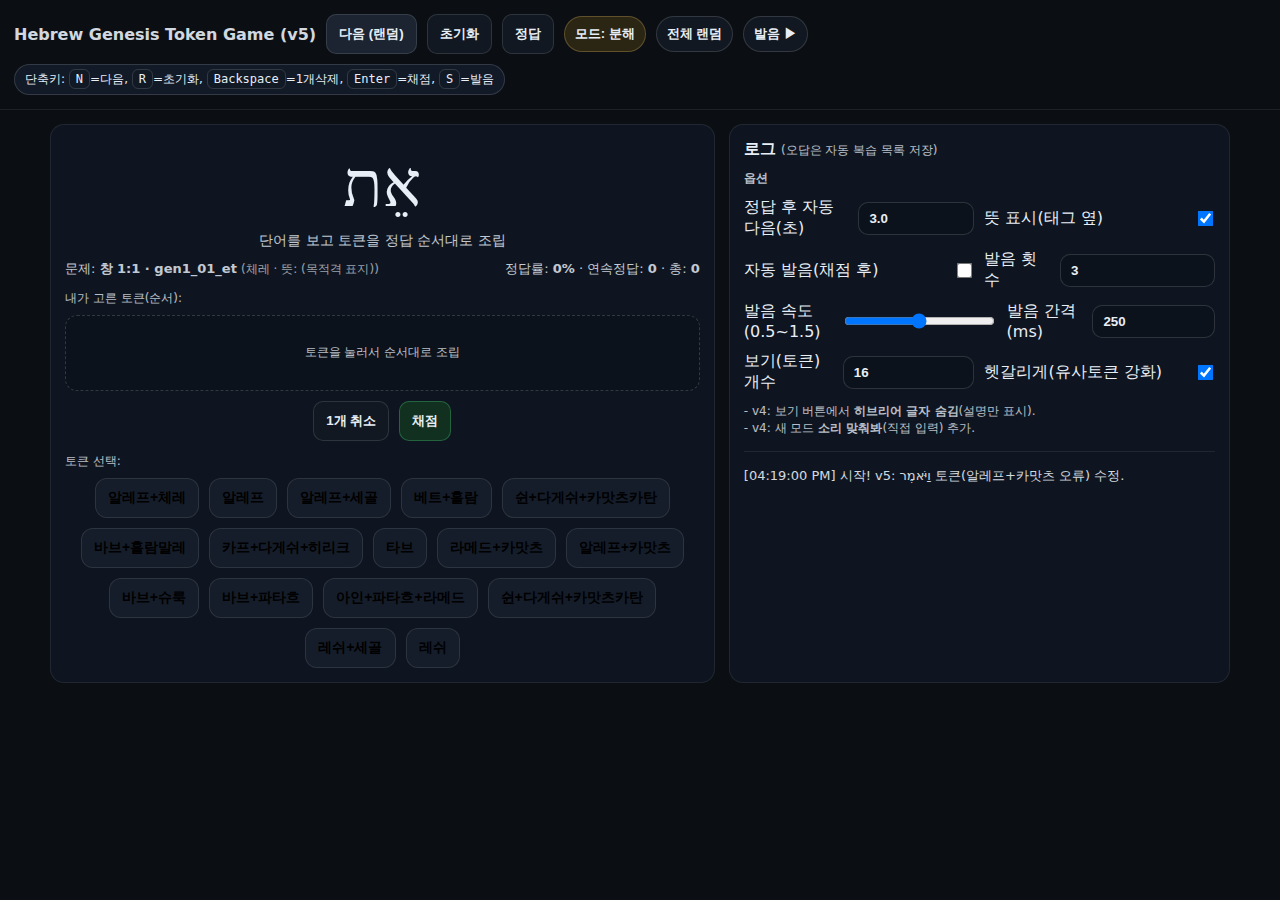
<file: hebrew_game_genesis_tokens_v5_2.html>
<!doctype html>
<html lang="ko">
<head>
  <meta charset="utf-8" />
  <meta name="viewport" content="width=device-width,initial-scale=1" />
  <title>Hebrew Genesis Token Game (v5)</title>
  <style>
    :root { --pad: 14px; }
    body { font-family: system-ui, -apple-system, "Malgun Gothic", "Apple SD Gothic Neo", Arial, sans-serif; margin: 0; background:#0b0f14; color:#e8eef6; }
    header { padding: var(--pad); border-bottom: 1px solid rgba(255,255,255,.08); display:flex; gap:10px; flex-wrap:wrap; align-items:center; }
    header h1 { font-size: 16px; margin: 0; opacity:.9; }
    .btn { background:#1b2430; color:#e8eef6; border:1px solid rgba(255,255,255,.12); padding:10px 12px; border-radius:10px; cursor:pointer; font-weight:700; }
    .btn:hover { border-color: rgba(255,255,255,.25); }
    .btn:active { transform: translateY(1px); }
    .btn.secondary { background:#121821; font-weight:700; }
    .btn.good { background:#12301f; border-color: rgba(88,255,160,.25); }
    .btn.warn { background:#2b2513; border-color: rgba(255,210,120,.25); }
    .btn.pill { padding:8px 10px; border-radius:999px; font-size:13px; }
    .wrap { padding: var(--pad); display:grid; gap:14px; max-width: 1180px; margin: 0 auto; }
    .grid { display:grid; grid-template-columns: 1.25fr .75fr; gap:14px; }
    @media (max-width: 980px){ .grid{ grid-template-columns: 1fr; } }
    .card { background:#0f1520; border:1px solid rgba(255,255,255,.08); border-radius:14px; padding: var(--pad); }
    .hebrew { font-family: "SBL Hebrew", "Ezra SIL", "Taamey David CLM", "Noto Sans Hebrew", serif; font-size: 64px; line-height: 1.2; text-align:center; padding: 8px 0 2px; letter-spacing: .5px; }
    .sub { text-align:center; opacity:.82; margin-top:6px; font-size:14px; }
    .row { display:flex; gap:10px; flex-wrap:wrap; align-items:center; justify-content:center; margin-top: 10px; }
    .tokens { display:flex; gap:10px; flex-wrap:wrap; justify-content:center; }
    .token { font-size:14px; padding:10px 12px; border-radius:12px; background:#151d2a; border:1px solid rgba(255,255,255,.10); cursor:pointer; font-weight:650; }
    .token:hover { border-color: rgba(255,255,255,.22); }
    .answerBox { min-height: 54px; display:flex; gap:10px; flex-wrap:wrap; justify-content:center; align-items:center; padding:10px; border-radius:12px; background:#0c121b; border:1px dashed rgba(255,255,255,.16); }
    .chip { padding:8px 10px; border-radius:999px; background:#172233; border:1px solid rgba(255,255,255,.10); font-size:13px; }
    .meta { display:flex; gap:12px; flex-wrap:wrap; justify-content:space-between; align-items:center; margin-top:10px; opacity:.95; }
    .meta div { font-size:13px; opacity:.88; }
    .log { font-size: 13px; line-height: 1.5; opacity:.9; white-space:pre-wrap; }
    .small { font-size: 12px; opacity:.78; }
    .pill { padding:6px 10px; border-radius:999px; border:1px solid rgba(255,255,255,.14); background:#121a27; font-size:12px; }
    .kbd { font-family: ui-monospace, SFMono-Regular, Menlo, Consolas, monospace; font-size: 12px; padding: 2px 6px; border-radius: 6px; background:#111925; border:1px solid rgba(255,255,255,.14); }
    .settings { display:grid; gap:10px; margin-top:10px; }
    .settings .row2 { display:grid; grid-template-columns: 1fr 1fr; gap:10px; }
    @media (max-width: 980px){ .settings .row2{ grid-template-columns: 1fr; } }
    label { display:flex; gap:10px; align-items:center; justify-content:space-between; }
    input[type="number"], input[type="range"] {
      width: 140px; max-width: 45vw;
      background:#0c121b; color:#e8eef6;
      border:1px solid rgba(255,255,255,.14); border-radius:10px;
      padding:8px 10px; font-weight:650;
    }
    input[type="checkbox"]{ transform: scale(1.2); }
    .slot { display:inline-flex; align-items:center; justify-content:center; padding: 10px 12px; border-radius:12px; background:#0c121b; border:1px dashed rgba(255,255,255,.18); min-width: 110px; font-size:13px; }
    .slots { display:flex; gap:10px; flex-wrap:wrap; justify-content:center; }
    .typingWrap{ display:none; margin-top: 12px; }
    .typingRow{ display:flex; gap:10px; flex-wrap:wrap; justify-content:center; align-items:center; }
    .typingRow input{
      width: min(520px, 85vw);
      background:#0c121b; color:#e8eef6;
      border:1px solid rgba(255,255,255,.16); border-radius:12px;
      padding:12px 14px; font-weight:750; font-size:16px;
    }
  </style>
</head>
<body>
<header>
  <h1>Hebrew Genesis Token Game (v5)</h1>

  <button class="btn" id="btnNext">다음 (랜덤)</button>
  <button class="btn secondary" id="btnReset">초기화</button>
  <button class="btn secondary" id="btnReveal">정답</button>

  <button class="btn pill warn" id="btnMode">모드: 분해</button>
  <button class="btn pill secondary" id="btnReview">전체 랜덤</button>

  <button class="btn pill secondary" id="btnSpeak">발음 ▶</button>

  <span class="pill">
    단축키:
    <span class="kbd">N</span>=다음,
    <span class="kbd">R</span>=초기화,
    <span class="kbd">Backspace</span>=1개삭제,
    <span class="kbd">Enter</span>=채점,
    <span class="kbd">S</span>=발음
  </span>
</header>

<div class="wrap">
  <div class="grid">
    <div class="card">
      <div class="hebrew" id="wordHeb">—</div>
      <div class="sub" id="wordHint">—</div>

      <div class="meta">
        <div>
          문제: <b id="wordId">—</b>
          <span id="wordTags" class="small"></span>
        </div>
        <div>
          정답률: <b id="acc">0%</b> · 연속정답: <b id="streak">0</b> · 총: <b id="tot">0</b>
        </div>
      </div>

      <div style="margin-top:12px;" id="buildWrap">
        <div class="small" style="margin-bottom:8px;">내가 고른 토큰(순서):</div>
        <div class="answerBox" id="answerBox"></div>
      </div>

      <div id="blankSlotsWrap" style="margin-top:12px; display:none;">
        <div class="small" style="margin-bottom:8px;">빈칸 채우기(슬롯):</div>
        <div class="slots" id="blankSlots"></div>
      </div>

      <div class="typingWrap" id="typingWrap">
        <div class="small" style="margin-bottom:8px; text-align:center;">소리를 직접 입력 (예: 키-토브 / 바예히 / 하마임)</div>
        <div class="typingRow">
          <input id="typingInput" type="text" autocomplete="off" spellcheck="false" placeholder="여기에 입력">
        </div>
      </div>

      <div class="row" style="margin-top:10px;">
        <button class="btn secondary" id="btnUndo">1개 취소</button>
        <button class="btn good" id="btnCheck">채점</button>
      </div>

      <div style="margin-top:12px;" id="tokenWrap">
        <div class="small" style="margin-bottom:8px;">토큰 선택:</div>
        <div class="tokens" id="tokenPool"></div>
      </div>
    </div>

    <div class="card">
      <div style="display:flex; justify-content:space-between; align-items:center; gap:10px;">
        <div><b>로그</b> <span class="small">(오답은 자동 복습 목록 저장)</span></div>
      </div>

      <div class="settings">
        <div class="small"><b>옵션</b></div>

        <div class="row2">
          <label>정답 후 자동 다음(초)
            <input type="number" id="optNextDelay" min="0" max="10" step="0.2" value="3.0">
          </label>
          <label>뜻 표시(태그 옆)
            <input type="checkbox" id="optShowGloss" checked>
          </label>
        </div>

        <div class="row2">
          <label>자동 발음(채점 후)
            <input type="checkbox" id="optAutoSpeak">
          </label>
          <label>발음 횟수
            <input type="number" id="optSpeakRepeat" min="1" max="5" step="1" value="3">
          </label>
        </div>

        <div class="row2">
          <label>발음 속도(0.5~1.5)
            <input type="range" id="optSpeakRate" min="0.5" max="1.5" step="0.05" value="1.0">
          </label>
          <label>발음 간격(ms)
            <input type="number" id="optSpeakGap" min="0" max="2000" step="50" value="250">
          </label>
        </div>

        <div class="row2">
          <label>보기(토큰) 개수
            <input type="number" id="optChoiceCount" min="10" max="24" step="1" value="16">
          </label>
          <label>헷갈리게(유사토큰 강화)
            <input type="checkbox" id="optSpicy" checked>
          </label>
        </div>

        <div class="small">
          - v4: 보기 버튼에서 <b>히브리어 글자 숨김</b>(설명만 표시).<br>
          - v4: 새 모드 <b>소리 맞춰봐</b>(직접 입력) 추가.
        </div>
      </div>

      <hr style="border:none; border-top:1px solid rgba(255,255,255,.08); margin: 14px 0;">

      <div class="log" id="log"></div>
    </div>
  </div>
</div>

<script>
const WORDS = [
  { id:"gen1_02_ruach", ref:"창 1:2", heb:"רוּחַ", gloss:"영/바람", tags:["슈룩","푸르티브 파타흐"],
    reading:["루아흐","루아하"],
    answer:[ {label:"레쉬", heb:"ר"}, {label:"바브+슈룩", heb:"וּ"}, {label:"헤트+파타흐", heb:"חַ"} ] },

  { id:"gen1_02_elohim", ref:"창 1:2", heb:"אֱלֹהִים", gloss:"하나님", tags:["하타프세골","홀람","히리크말레"],
    reading:["엘로힘","에로힘"],
    answer:[ {label:"알레프+하타프세골", heb:"אֱ"}, {label:"라메드+홀람", heb:"לֹ"}, {label:"헤이+히리크", heb:"הִ"}, {label:"요드+멤소핏", heb:"ים"} ] },

  { id:"gen1_02_al_pnei", ref:"창 1:2", heb:"עַל־פְּנֵי", gloss:"~위에/표면 위에", tags:["마케프","다게쉬","체레"],
    reading:["알-프네","알프네","알-프네이","알프네이"],
    answer:[ {label:"아인+파타흐+라메드", heb:"עַל"}, {label:"마케프", heb:"־"}, {label:"페+다게쉬+쉐바", heb:"פְּ"}, {label:"눈+체레+요드", heb:"נֵי"} ] },

  { id:"gen1_02_hamayim", ref:"창 1:2", heb:"הַמָּיִם", gloss:"그 물들", tags:["정관사","다게쉬","히리크말레"],
    reading:["하마임"],
    answer:[ {label:"헤이+파타흐", heb:"הַ"}, {label:"멤+다게쉬+카맛츠", heb:"מָּ"}, {label:"요드+히리크말레+멤소핏", heb:"יִם"} ] },

  { id:"gen1_03_vayomer", ref:"창 1:3", heb:"וַיֹּאמֶר", gloss:"그리고 말했다", tags:["서사형","홀람","다게쉬"],
    reading:["바요메르","바요아메르"],
    answer:[ {label:"바브+파타흐", heb:"וַ"}, {label:"요드+다게쉬+홀람", heb:"יֹּ"}, {label:"알레프", heb:"א"}, {label:"멤+세골", heb:"מֶ"}, {label:"레쉬", heb:"ר"} ] },

  { id:"gen1_03_yehi", ref:"창 1:3", heb:"יְהִי", gloss:"있어라/되라", tags:["쉐바","히리크말레"],
    reading:["예히","여히"],
    answer:[ {label:"요드+쉐바", heb:"יְ"}, {label:"헤이+히리크", heb:"הִ"}, {label:"요드", heb:"י"} ] },

  { id:"gen1_03_or", ref:"창 1:3", heb:"אוֹר", gloss:"빛", tags:["홀람말레"],
    reading:["오르"],
    answer:[ {label:"알레프", heb:"א"}, {label:"바브+홀람말레", heb:"וֹ"}, {label:"레쉬", heb:"ר"} ] },

  { id:"gen1_04_et", ref:"창 1:4", heb:"אֶת־", gloss:"(목적격 표지)", tags:["마케프","세골"],
    reading:["에트","에트-"],
    answer:[ {label:"알레프+세골", heb:"אֶ"}, {label:"타브", heb:"ת"}, {label:"마케프", heb:"־"} ] },

  { id:"gen1_04_haor", ref:"창 1:4", heb:"הָאוֹר", gloss:"그 빛", tags:["정관사","홀람말레"],
    reading:["하오르"],
    answer:[ {label:"헤이+카맛츠", heb:"הָ"}, {label:"알레프", heb:"א"}, {label:"바브+홀람말레", heb:"וֹ"}, {label:"레쉬", heb:"ר"} ] },

  { id:"gen1_04_ki_tov", ref:"창 1:4", heb:"כִּי־טוֹב", gloss:"~이 좋다/좋음을", tags:["다게쉬","마케프","히리크말레","홀람말레"],
    reading:["키-토브","키토브","키-톱","키톱"],
    answer:[ {label:"카프+다게쉬+히리크", heb:"כִּ"}, {label:"요드", heb:"י"}, {label:"마케프", heb:"־"}, {label:"테트", heb:"ט"}, {label:"바브+홀람말레", heb:"וֹ"}, {label:"베트", heb:"ב"} ] },

  { id:"gen1_04_vayavdel", ref:"창 1:4", heb:"וַיַּבְדֵּל", gloss:"그리고 구별했다", tags:["서사형","다게쉬","체레"],
    reading:["바야브델"],
    answer:[ {label:"바브+파타흐", heb:"וַ"}, {label:"요드+다게쉬+파타흐", heb:"יַּ"}, {label:"베트+쉐바", heb:"בְ"}, {label:"달레트+다게쉬+체레", heb:"דֵּ"}, {label:"라메드", heb:"ל"} ] },
  // --- Added: Genesis 1:1 + 1:5~1:10 (v5.2) ---
  { id:"gen1_01_bereshit", ref:"창 1:1", heb:"בְּרֵאשִׁית", gloss:"태초에/시작에", tags:["다게쉬","쉐바","체레","히리크"],
    reading:["베레시트","브레시트"],
    answer:[ {label:"베트+다게쉬+쉐바", heb:"בְּ"}, {label:"레쉬+체레", heb:"רֵ"}, {label:"알레프", heb:"א"}, {label:"쉰+히리크", heb:"שִׁ"}, {label:"요드", heb:"י"}, {label:"타브", heb:"ת"} ] },

  { id:"gen1_01_bara", ref:"창 1:1", heb:"בָּרָא", gloss:"창조했다/지었다", tags:["다게쉬","카맛츠"],
    reading:["바라"],
    answer:[ {label:"베트+다게쉬+카맛츠", heb:"בָּ"}, {label:"레쉬+카맛츠", heb:"רָ"}, {label:"알레프", heb:"א"} ] },

  { id:"gen1_01_et", ref:"창 1:1", heb:"אֵת", gloss:"(목적격 표지)", tags:["체레"],
    reading:["에트"],
    answer:[ {label:"알레프+체레", heb:"אֵ"}, {label:"타브", heb:"ת"} ] },

  { id:"gen1_01_hashamayim", ref:"창 1:1", heb:"הַשָּׁמַיִם", gloss:"그 하늘들", tags:["정관사","다게쉬","파타흐","히리크"],
    reading:["하샤마임","하샤마임","하사마임"],
    answer:[ {label:"헤이+파타흐", heb:"הַ"}, {label:"쉰+다게쉬+카맛츠카탄", heb:"שָּׁ"}, {label:"멤+파타흐", heb:"מַ"}, {label:"요드+히리크", heb:"יִ"}, {label:"멤소핏", heb:"ם"} ] },

  { id:"gen1_01_veet", ref:"창 1:1", heb:"וְאֵת", gloss:"그리고 (목적격 표지)", tags:["쉐바","체레"],
    reading:["브에트","브엣","브에트"],
    answer:[ {label:"바브+쉐바", heb:"וְ"}, {label:"알레프+체레", heb:"אֵ"}, {label:"타브", heb:"ת"} ] },

  { id:"gen1_01_haaretz", ref:"창 1:1", heb:"הָאָרֶץ", gloss:"그 땅", tags:["정관사","카맛츠","세골"],
    reading:["하아레츠","하아렛츠","하아레쓰","하아레츠"],
    answer:[ {label:"헤이+카맛츠", heb:"הָ"}, {label:"알레프+카맛츠", heb:"אָ"}, {label:"레쉬+세골", heb:"רֶ"}, {label:"차디소핏", heb:"ץ"} ] },

  { id:"gen1_05_vayikra", ref:"창 1:5", heb:"וַיִּקְרָא", gloss:"그리고 불렀다", tags:["서사형","다게쉬","파타흐","쉐바","카맛츠"],
    reading:["바이크라"],
    answer:[ {label:"바브+파타흐", heb:"וַ"}, {label:"요드+다게쉬+히리크", heb:"יִּ"}, {label:"코프+쉐바", heb:"קְ"}, {label:"레쉬+카맛츠", heb:"רָ"}, {label:"알레프", heb:"א"} ] },

  { id:"gen1_05_laor", ref:"창 1:5", heb:"לָאוֹר", gloss:"빛에게/빛을", tags:["카맛츠","홀람말레"],
    reading:["라오르","라-오르"],
    answer:[ {label:"라메드+카맛츠", heb:"לָ"}, {label:"알레프", heb:"א"}, {label:"바브+홀람말레", heb:"וֹ"}, {label:"레쉬", heb:"ר"} ] },

  { id:"gen1_05_yom", ref:"창 1:5", heb:"יוֹם", gloss:"날/낮", tags:["홀람말레"],
    reading:["욤","요음"],
    answer:[ {label:"요드", heb:"י"}, {label:"바브+홀람말레", heb:"וֹ"}, {label:"멤소핏", heb:"ם"} ] },

  { id:"gen1_05_velachoshekh", ref:"창 1:5", heb:"וְלַחֹשֶׁךְ", gloss:"그리고 어둠에게", tags:["쉐바","파타흐","홀람","세골"],
    reading:["브라호셰크","브라호쉐크","블라호셰크"],
    answer:[ {label:"바브+쉐바", heb:"וְ"}, {label:"라메드+파타흐", heb:"לַ"}, {label:"헤트+홀람", heb:"חֹ"}, {label:"쉰+세골", heb:"שֶׁ"}, {label:"카프소핏+쉐바", heb:"ךְ"} ] },

  { id:"gen1_05_kara", ref:"창 1:5", heb:"קָרָא", gloss:"불렀다", tags:["카맛츠"],
    reading:["카라"],
    answer:[ {label:"코프+카맛츠", heb:"קָ"}, {label:"레쉬+카맛츠", heb:"רָ"}, {label:"알레프", heb:"א"} ] },

  { id:"gen1_05_layla", ref:"창 1:5", heb:"לָיְלָה", gloss:"밤", tags:["카맛츠","쉐바"],
    reading:["라일라"],
    answer:[ {label:"라메드+카맛츠", heb:"לָ"}, {label:"요드+쉐바", heb:"יְ"}, {label:"라메드+카맛츠", heb:"לָ"}, {label:"헤이", heb:"ה"} ] },

  { id:"gen1_05_erev", ref:"창 1:5", heb:"עֶרֶב", gloss:"저녁", tags:["세골"],
    reading:["에레브"],
    answer:[ {label:"아인+세골", heb:"עֶ"}, {label:"레쉬+세골", heb:"רֶ"}, {label:"베트", heb:"ב"} ] },

  { id:"gen1_05_boker", ref:"창 1:5", heb:"בֹקֶר", gloss:"아침", tags:["홀람","세골"],
    reading:["보케르","보커"],
    answer:[ {label:"베트+홀람", heb:"בֹ"}, {label:"코프+세골", heb:"קֶ"}, {label:"레쉬", heb:"ר"} ] },

  { id:"gen1_05_echad", ref:"창 1:5", heb:"אֶחָד", gloss:"하나/첫째", tags:["세골","카맛츠"],
    reading:["에하드","에핟"],
    answer:[ {label:"알레프+세골", heb:"אֶ"}, {label:"헤트+카맛츠", heb:"חָ"}, {label:"달레트", heb:"ד"} ] },

  { id:"gen1_06_rakia", ref:"창 1:6", heb:"רָקִיעַ", gloss:"궁창", tags:["카맛츠","히리크","파타흐"],
    reading:["라키아"],
    answer:[ {label:"레쉬+카맛츠", heb:"רָ"}, {label:"코프+히리크", heb:"קִ"}, {label:"요드", heb:"י"}, {label:"아인+파타흐", heb:"עַ"} ] },

  { id:"gen1_06_betokh", ref:"창 1:6", heb:"בְּתוֹךְ", gloss:"~가운데에", tags:["다게쉬","쉐바","홀람","쉐바"],
    reading:["브토크","브토흐","브토크"],
    answer:[ {label:"베트+다게쉬+쉐바", heb:"בְּ"}, {label:"타브+홀람", heb:"תֹו"}, {label:"카프소핏+쉐바", heb:"ךְ"} ] },

  { id:"gen1_06_mavdil", ref:"창 1:6", heb:"מַבְדִּיל", gloss:"나누는/구별하는", tags:["파타흐","쉐바","다게쉬","히리크"],
    reading:["맙딜","맙딜"],
    answer:[ {label:"멤+파타흐", heb:"מַ"}, {label:"베트+쉐바", heb:"בְ"}, {label:"달레트+다게쉬+히리크", heb:"דִּ"}, {label:"요드", heb:"י"}, {label:"라메드", heb:"ל"} ] },

  { id:"gen1_06_bein", ref:"창 1:6", heb:"בֵּין", gloss:"~사이에", tags:["다게쉬","체레"],
    reading:["베인"],
    answer:[ {label:"베트+다게쉬+체레", heb:"בֵּ"}, {label:"요드", heb:"י"}, {label:"눈", heb:"ן"} ] },

  { id:"gen1_06_lamayim", ref:"창 1:6", heb:"לָמָיִם", gloss:"물들에게/물들을", tags:["카맛츠","히리크"],
    reading:["라마임"],
    answer:[ {label:"라메드+카맛츠", heb:"לָ"}, {label:"멤+카맛츠", heb:"מָ"}, {label:"요드+히리크", heb:"יִ"}, {label:"멤소핏", heb:"ם"} ] },

  { id:"gen1_07_vayaas", ref:"창 1:7", heb:"וַיַּעַשׂ", gloss:"그리고 만들었다", tags:["서사형","다게쉬","파타흐"],
    reading:["바야아스","바야아쓰"],
    answer:[ {label:"바브+파타흐", heb:"וַ"}, {label:"요드+다게쉬+파타흐", heb:"יַּ"}, {label:"아인+파타흐", heb:"עַ"}, {label:"씬", heb:"שׂ"} ] },

  { id:"gen1_07_et_harakia", ref:"창 1:7", heb:"אֶת־הָרָקִיעַ", gloss:"(목적격) 그 궁창을", tags:["마케프","정관사"],
    reading:["에트-하라키아","에트하라키아"],
    answer:[ {label:"알레프+세골+타브", heb:"אֶת"}, {label:"마케프", heb:"־"}, {label:"헤이+카맛츠", heb:"הָ"}, {label:"레쉬+카맛츠", heb:"רָ"}, {label:"코프+히리크", heb:"קִ"}, {label:"요드", heb:"י"}, {label:"아인+파타흐", heb:"עַ"} ] },

  { id:"gen1_07_asher", ref:"창 1:7", heb:"אֲשֶׁר", gloss:"~하는/있는", tags:["하타프파타흐","세골"],
    reading:["아셰르","아쉐르"],
    answer:[ {label:"알레프+하타프파타흐", heb:"אֲ"}, {label:"쉰+세골", heb:"שֶׁ"}, {label:"레쉬", heb:"ר"} ] },

  { id:"gen1_07_mitachat", ref:"창 1:7", heb:"מִתַּחַת", gloss:"~아래에", tags:["히리크","다게쉬","파타흐"],
    reading:["미타하트"],
    answer:[ {label:"멤+히리크", heb:"מִ"}, {label:"타브+다게쉬+파타흐", heb:"תַּ"}, {label:"헤트+파타흐", heb:"חַ"}, {label:"타브", heb:"ת"} ] },

  { id:"gen1_07_meal", ref:"창 1:7", heb:"מֵעַל", gloss:"~위에", tags:["체레","파타흐"],
    reading:["메알"],
    answer:[ {label:"멤+체레", heb:"מֵ"}, {label:"아인+파타흐", heb:"עַ"}, {label:"라메드", heb:"ל"} ] },

  { id:"gen1_07_ken", ref:"창 1:7", heb:"כֵּן", gloss:"그렇게", tags:["다게쉬","체레"],
    reading:["켄","켄"],
    answer:[ {label:"카프+다게쉬+체레", heb:"כֵּ"}, {label:"눈", heb:"ן"} ] },

  { id:"gen1_08_shamayim", ref:"창 1:8", heb:"שָׁמָיִם", gloss:"하늘들", tags:["다게쉬","카맛츠","히리크"],
    reading:["샤마임","사마임"],
    answer:[ {label:"쉰+다게쉬+카맛츠카탄", heb:"שָׁ"}, {label:"멤+카맛츠", heb:"מָ"}, {label:"요드+히리크", heb:"יִ"}, {label:"멤소핏", heb:"ם"} ] },

  { id:"gen1_08_sheni", ref:"창 1:8", heb:"שֵׁנִי", gloss:"둘째", tags:["체레","히리크"],
    reading:["셰니","쉐니"],
    answer:[ {label:"쉰+체레", heb:"שֵׁ"}, {label:"눈+히리크", heb:"נִ"}, {label:"요드", heb:"י"} ] },

  { id:"gen1_09_yikkavu", ref:"창 1:9", heb:"יִקָּווּ", gloss:"모여라/모이게 하라", tags:["다게쉬","카맛츠","슈룩"],
    reading:["이카부","이까부","이카부"],
    answer:[ {label:"요드+히리크", heb:"יִ"}, {label:"코프+다게쉬+카맛츠", heb:"קָּ"}, {label:"바브+슈룩", heb:"וּ"} ] },

  { id:"gen1_09_elmqom", ref:"창 1:9", heb:"אֶל־מָקוֹם", gloss:"~곳으로", tags:["마케프","세골","홀람"],
    reading:["엘-마콤","엘마콤"],
    answer:[ {label:"알레프+세골+라메드", heb:"אֶל"}, {label:"마케프", heb:"־"}, {label:"멤+카맛츠", heb:"מָ"}, {label:"코프+홀람", heb:"קֹו"}, {label:"멤소핏", heb:"ם"} ] },

  { id:"gen1_09_terae", ref:"창 1:9", heb:"וְתֵרָאֶה", gloss:"보이게 되다", tags:["체레","카맛츠","세골"],
    reading:["브테라에","테라에"],
    answer:[ {label:"바브+쉐바", heb:"וְ"}, {label:"타브+체레", heb:"תֵ"}, {label:"레쉬+카맛츠", heb:"רָ"}, {label:"알레프+세골", heb:"אֶ"}, {label:"헤이", heb:"ה"} ] },

  { id:"gen1_09_hayabashah", ref:"창 1:9", heb:"הַיַּבָּשָׁה", gloss:"마른 땅", tags:["정관사","다게쉬","카맛츠"],
    reading:["하야바샤"],
    answer:[ {label:"헤이+파타흐", heb:"הַ"}, {label:"요드+다게쉬+파타흐", heb:"יַּ"}, {label:"베트+다게쉬+카맛츠", heb:"בָּ"}, {label:"쉰+카맛츠카탄", heb:"שָׁ"}, {label:"헤이", heb:"ה"} ] },

  { id:"gen1_10_layabashah", ref:"창 1:10", heb:"לַיַּבָּשָׁה", gloss:"마른 땅에게", tags:["전치사","다게쉬"],
    reading:["라야바샤"],
    answer:[ {label:"라메드+파타흐", heb:"לַ"}, {label:"요드+다게쉬+파타흐", heb:"יַּ"}, {label:"베트+다게쉬+카맛츠", heb:"בָּ"}, {label:"쉰+카맛츠카탄", heb:"שָׁ"}, {label:"헤이", heb:"ה"} ] },

  { id:"gen1_10_eretz", ref:"창 1:10", heb:"אֶרֶץ", gloss:"땅", tags:["세골"],
    reading:["에레츠","에렛츠","에레쓰"],
    answer:[ {label:"알레프+세골", heb:"אֶ"}, {label:"레쉬+세골", heb:"רֶ"}, {label:"차디소핏", heb:"ץ"} ] },

  { id:"gen1_10_ulmiqveh", ref:"창 1:10", heb:"וּלְמִקְוֵה", gloss:"그리고 모임/모인 곳에", tags:["슈룩","쉐바","히리크","체레"],
    reading:["울미크베","울미크베"],
    answer:[ {label:"바브+슈룩", heb:"וּ"}, {label:"라메드+쉐바", heb:"לְ"}, {label:"멤+히리크", heb:"מִ"}, {label:"코프+쉐바", heb:"קְ"}, {label:"바브+체레", heb:"וֵ"}, {label:"헤이", heb:"ה"} ] },

  { id:"gen1_10_yamim", ref:"창 1:10", heb:"יַמִּים", gloss:"바다들", tags:["다게쉬","히리크말레"],
    reading:["야밈"],
    answer:[ {label:"요드+파타흐", heb:"יַ"}, {label:"멤+다게쉬+히리크", heb:"מִּ"}, {label:"요드+멤소핏", heb:"ים"} ] },

  { id:"gen1_10_vayar", ref:"창 1:10", heb:"וַיַּרְא", gloss:"그리고 보았다", tags:["서사형","다게쉬","쉐바"],
    reading:["바야르"],
    answer:[ {label:"바브+파타흐", heb:"וַ"}, {label:"요드+다게쉬+파타흐", heb:"יַּ"}, {label:"레쉬+쉐바", heb:"רְ"}, {label:"알레프", heb:"א"} ] },

];

const MODES = [
  { id:0, name:"분해", hint:"단어를 보고 토큰을 정답 순서대로 조립" },
  { id:1, name:"니쿳", hint:"자음 스켈레톤(니쿳 제거)을 보고 니쿳 포함 토큰으로 완성" },
  { id:2, name:"빈칸", hint:"일부 토큰은 고정. 빈칸 슬롯만 채우기" },
  { id:3, name:"소리 맞춰봐", hint:"단어(완전체)를 보고 발음을 직접 입력 (채점 후에만 발음)" },
];

function stripNiqqud(s){
  return s.replace(/[\u0591-\u05BD\u05BF\u05C1-\u05C2\u05C4-\u05C7]/g, "");
}

const TOKEN_BANK = (() => {
  const out = [];
  for(const w of WORDS){
    for(const t of w.answer) out.push({label:t.label, heb:t.heb});
  }
  return out;
})();

const SPICY_DECOYS = [
  {label:"헤이+파타흐", heb:"הַ"},
  {label:"헤이+카맛츠", heb:"הָ"},
  {label:"바브+파타흐", heb:"וַ"},
  {label:"바브+카맛츠", heb:"וָ"},
  {label:"베트+쉐바", heb:"בְ"},
  {label:"베트+다게쉬+쉐바", heb:"בְּ"},
  {label:"페+쉐바", heb:"פְ"},
  {label:"페+다게쉬+쉐바", heb:"פְּ"},
  {label:"요드+쉐바", heb:"יְ"},
  {label:"요드+히리크", heb:"יִ"},
  {label:"알레프+세골", heb:"אֶ"},
  {label:"알레프+카맛츠", heb:"אָ"},
  {label:"바브+홀람말레", heb:"וֹ"},
  {label:"바브+슈룩", heb:"וּ"},
  {label:"마케프", heb:"־"}
];

function shuffle(arr){
  const a = arr.slice();
  for(let i=a.length-1;i>0;i--){
    const j = Math.floor(Math.random()*(i+1));
    [a[i],a[j]] = [a[j],a[i]];
  }
  return a;
}
function uniq(tokens){
  const seen = new Set();
  const out = [];
  for(const t of tokens){
    const k = t.heb + "|" + t.label;
    if(seen.has(k)) continue;
    seen.add(k);
    out.push(t);
  }
  return out;
}
function keyOf(t){ return t.heb + "|" + t.label; }

let mode = 0;
let current = null;
let picks = [];
let blankPlan = null;
let useReviewOnly = false;
let stats = { total:0, correct:0, streak:0 };
const reviewSet = new Set();

const $ = (id) => document.getElementById(id);
const elWordHeb = $("wordHeb");
const elWordHint = $("wordHint");
const elWordId = $("wordId");
const elWordTags = $("wordTags");
const elAnswerBox = $("answerBox");
const elTokenPool = $("tokenPool");
const elLog = $("log");
const elAcc = $("acc");
const elStreak = $("streak");
const elTot = $("tot");
const elBlankSlotsWrap = $("blankSlotsWrap");
const elBlankSlots = $("blankSlots");
const elTypingWrap = $("typingWrap");
const elTypingInput = $("typingInput");
const elTokenWrap = $("tokenWrap");
const elBuildWrap = $("buildWrap");

function getOpt(){
  return {
    nextDelay: Math.max(0, Math.min(10, parseFloat($("optNextDelay").value || "0"))),
    showGloss: $("optShowGloss").checked,
    autoSpeak: $("optAutoSpeak").checked,
    speakRepeat: Math.max(1, Math.min(5, parseInt($("optSpeakRepeat").value || "1", 10))),
    speakRate: Math.max(0.5, Math.min(1.5, parseFloat($("optSpeakRate").value || "1"))),
    speakGap: Math.max(0, Math.min(2000, parseInt($("optSpeakGap").value || "0", 10))),
    choiceCount: Math.max(10, Math.min(24, parseInt($("optChoiceCount").value || "16", 10))),
    spicy: $("optSpicy").checked,
  };
}

function logLine(s){
  const now = new Date();
  const ts = now.toLocaleTimeString([], {hour:"2-digit", minute:"2-digit", second:"2-digit"});
  elLog.textContent = `[${ts}] ${s}\n` + elLog.textContent;
}

function buildPool(word, forcedTokens){
  const opt = getOpt();
  const forced = forcedTokens ? forcedTokens.slice() : [];
  const forcedKeys = new Set(forced.map(keyOf));

  const answer = uniq(word.answer.slice());
  const answerKeys = new Set(answer.map(keyOf));

  const other = TOKEN_BANK.filter(t => !answerKeys.has(keyOf(t)) && !forcedKeys.has(keyOf(t)));
  const spicyPick = opt.spicy ? shuffle(SPICY_DECOYS.filter(t => !forcedKeys.has(keyOf(t)))).slice(0, 10) : [];

  let pool = uniq(forced.concat(answer)).slice();
  const target = Math.max(opt.choiceCount, pool.length, forced.length);
  const remain = target - pool.length;

  const filler = uniq(shuffle(other).concat(shuffle(spicyPick)));
  pool = uniq(pool.concat(filler)).slice(0, target);

  const poolKeys = new Set(pool.map(keyOf));
  for(const t of forced){
    if(!poolKeys.has(keyOf(t))){
      for(let i=pool.length-1;i>=0;i--){
        const k = keyOf(pool[i]);
        if(!forcedKeys.has(k)){
          pool[i] = t;
          poolKeys.add(keyOf(t));
          break;
        }
      }
    }
  }
  return shuffle(pool).slice(0, target);
}

function planBlank(word){
  const n = word.answer.length;
  const idxs = [...Array(n).keys()];
  const shownCount = Math.max(1, Math.floor(n/2));
  const shownIdx = new Set(shuffle(idxs).slice(0, shownCount));
  const missingIdx = new Set(idxs.filter(i => !shownIdx.has(i)));
  return { shownIdx, missingIdx };
}

function render(){
  const m = MODES.find(x => x.id === mode);
  $("btnMode").textContent = `모드: ${m.name}`;
  elWordHint.textContent = m.hint;

  if(!current){
    elWordHeb.textContent = "—";
    elWordId.textContent = "—";
    elWordTags.textContent = "";
    return;
  }

  if(mode === 1){
    elWordHeb.textContent = stripNiqqud(current.heb);
  } else {
    elWordHeb.textContent = current.heb;
  }

  const opt = getOpt();
  const tags = opt.showGloss ? `${current.tags.join(", ")} · 뜻: ${current.gloss}` : `${current.tags.join(", ")}`;
  elWordId.textContent = `${current.ref} · ${current.id}`;
  elWordTags.textContent = `(${tags})`;

  const isTyping = (mode === 3);
  elTypingWrap.style.display = isTyping ? "block" : "none";
  elTokenWrap.style.display = isTyping ? "none" : "";
  elBuildWrap.style.display = isTyping ? "none" : "";
  $("btnUndo").style.display = isTyping ? "none" : "";
  elBlankSlotsWrap.style.display = (mode === 2 && !isTyping) ? "" : "none";

  elAnswerBox.innerHTML = "";
  if(!isTyping){
    if(picks.length === 0){
      const s = document.createElement("div");
      s.className = "small";
      s.textContent = (mode === 2) ? "빈칸 토큰만 순서대로 선택" : "토큰을 눌러서 순서대로 조립";
      elAnswerBox.appendChild(s);
    } else {
      picks.forEach((t, idx) => {
        const c = document.createElement("div");
        c.className = "chip";
        c.textContent = `${t.label}`;
        c.title = `#${idx+1}`;
        elAnswerBox.appendChild(c);
      });
    }
  } else {
    setTimeout(()=>elTypingInput.focus(), 50);
  }

  if(mode === 2 && blankPlan){
    elBlankSlots.innerHTML = "";
    current.answer.forEach((t, i) => {
      const d = document.createElement("div");
      d.className = "slot";
      d.textContent = blankPlan.shownIdx.has(i) ? `${t.label}` : `? 빈칸`;
      elBlankSlots.appendChild(d);
    });
  }

  elTokenPool.innerHTML = "";
  if(!isTyping){
    let forced = [];
    if(mode === 2 && blankPlan){
      const missingIdx = [...blankPlan.missingIdx].sort((a,b)=>a-b);
      forced = missingIdx.map(i => current.answer[i]);
    }
    const pool = buildPool(current, forced);
    pool.forEach((t) => {
      const b = document.createElement("button");
      b.className = "token";
      b.type = "button";
      b.textContent = `${t.label}`;
      b.onclick = () => { picks.push(t); render(); };
      elTokenPool.appendChild(b);
    });
  }

  elTot.textContent = String(stats.total);
  elStreak.textContent = String(stats.streak);
  const acc = stats.total === 0 ? 0 : Math.round((stats.correct / stats.total) * 100);
  elAcc.textContent = `${acc}%`;

  $("btnReview").textContent = useReviewOnly ? "오답 랜덤" : "전체 랜덤";
}

function pickWord(){
  const list = useReviewOnly ? WORDS.filter(w => reviewSet.has(w.id)) : WORDS;
  const use = (list.length === 0) ? WORDS : list;
  current = use[Math.floor(Math.random()*use.length)];
  picks = [];
  blankPlan = (mode === 2) ? planBlank(current) : null;
  elTypingInput.value = "";
  render();
}

function normalizePicksForBlank(){
  const missingIdx = [...blankPlan.missingIdx].sort((a,b)=>a-b);
  const expected = missingIdx.map(i => current.answer[i].heb);
  const got = picks.map(t => t.heb);
  return { expected, got };
}

function normSound(s){
  return (s||"")
    .toLowerCase()
    .replace(/[\s·•]/g,"")
    .replace(/—|–/g,"-")
    .replace(/[()\[\]{},.!?]/g,"");
}

function check(){
  if(!current) return;
  const opt = getOpt();
  stats.total++;

  let ok = false;
  let expectedStr = "";
  let gotStr = "";

  if(mode === 3){
    const got = normSound(elTypingInput.value);
    const ans = (current.reading || []).map(normSound).filter(x=>x);
    ok = ans.includes(got) && got.length > 0;
    expectedStr = (current.reading || []).join(" / ") || "—";
    gotStr = elTypingInput.value || "—";
  } else if(mode === 2){
    const { expected, got } = normalizePicksForBlank();
    ok = (got.length === expected.length) && got.every((h,i)=>h===expected[i]);
    expectedStr = expected.join("  ");
    gotStr = got.join("  ") || "—";
  } else {
    const ansHeb = current.answer.map(t => t.heb);
    const pickedHeb = picks.map(t => t.heb);
    ok = (pickedHeb.length === ansHeb.length) && pickedHeb.every((h, i) => h === ansHeb[i]);
    expectedStr = current.answer.map(t => `${t.label}`).join("  ");
    gotStr = picks.map(t => `${t.label}`).join("  ") || "—";
  }

  if(ok){
    stats.correct++;
    stats.streak++;
    reviewSet.delete(current.id);
    logLine(`✅ 정답!  ${current.heb}  (${current.ref})${opt.showGloss ? " · " + current.gloss : ""}${mode===3 ? " · 입력: " + gotStr : ""}`);
  } else {
    stats.streak = 0;
    reviewSet.add(current.id);
    logLine(`❌ 오답  ${current.heb}  (${current.ref})${opt.showGloss ? " · " + current.gloss : ""}\n   기대: ${expectedStr}\n   입력: ${gotStr}`);
  }

  if(mode === 3){
    speakCurrent();
  } else if(opt.autoSpeak){
    speakCurrent();
  }

  render();

  if(ok){
    const delayMs = Math.round(opt.nextDelay * 1000);
    if(delayMs > 0) setTimeout(pickWord, delayMs);
    else pickWord();
  }
}

function reveal(){
  if(!current) return;
  if(mode === 3){
    elTypingInput.value = (current.reading && current.reading[0]) ? current.reading[0] : "";
    logLine(`👀 정답 보기(소리): ${elTypingInput.value}`);
  } else if(mode === 2){
    const missingIdx = [...blankPlan.missingIdx].sort((a,b)=>a-b);
    picks = missingIdx.map(i => current.answer[i]);
    logLine(`👀 정답 보기: ${current.heb} (빈칸 토큰 채움)`);
  } else {
    picks = current.answer.slice();
    logLine(`👀 정답 보기: ${current.heb}`);
  }
  render();
}

function speakText(text, repeat, rate, gapMs){
  if(!window.speechSynthesis) { logLine("⚠️ 이 브라우저는 TTS 미지원"); return; }
  window.speechSynthesis.cancel();

  const voices = window.speechSynthesis.getVoices ? window.speechSynthesis.getVoices() : [];
  const heVoice = voices.find(v => (v.lang || "").toLowerCase().startsWith("he")) ||
                  voices.find(v => (v.name || "").toLowerCase().includes("hebrew")) || null;

  let i = 0;
  const playOnce = () => {
    const u = new SpeechSynthesisUtterance(text);
    u.lang = "he-IL";
    u.rate = rate;
    if(heVoice) u.voice = heVoice;
    u.onend = () => {
      i++;
      if(i < repeat) setTimeout(playOnce, gapMs);
    };
    window.speechSynthesis.speak(u);
  };
  playOnce();
}

function speakCurrent(){
  if(!current) return;
  const opt = getOpt();
  speakText(current.heb, opt.speakRepeat, opt.speakRate, opt.speakGap);
}

function cycleMode(){
  mode = (mode + 1) % MODES.length;
  picks = [];
  blankPlan = (mode === 2 && current) ? planBlank(current) : null;
  elTypingInput.value = "";
  render();
  logLine(`🎛 모드 변경: ${MODES[mode].name}`);
}

$("btnNext").onclick = () => pickWord();
$("btnReset").onclick = () => { picks = []; elTypingInput.value=""; render(); };
$("btnUndo").onclick = () => { picks.pop(); render(); };
$("btnCheck").onclick = () => check();
$("btnReveal").onclick = () => reveal();
$("btnMode").onclick = () => cycleMode();
$("btnReview").onclick = () => { useReviewOnly = !useReviewOnly; logLine(useReviewOnly ? "🔁 오답 랜덤 ON" : "🎲 전체 랜덤 ON"); pickWord(); };
$("btnSpeak").onclick = () => { speakCurrent(); logLine(`🔊 발음: ${current ? current.heb : "—"}`); };

window.addEventListener("keydown", (e) => {
  if(e.key === "n" || e.key === "N"){ e.preventDefault(); pickWord(); }
  if(e.key === "r" || e.key === "R"){ e.preventDefault(); picks = []; elTypingInput.value=""; render(); }
  if(e.key === "Backspace"){
    if(mode === 3) return;
    e.preventDefault();
    picks.pop();
    render();
  }
  if(e.key === "Enter"){ e.preventDefault(); check(); }
  if(e.key === "s" || e.key === "S"){ e.preventDefault(); speakCurrent(); }
});

if(window.speechSynthesis && window.speechSynthesis.onvoiceschanged !== undefined){
  window.speechSynthesis.onvoiceschanged = () => {};
}

pickWord();
logLine("시작! v5: וַיֹּאמֶר 토큰(알레프+카맛츠 오류) 수정.");
</script>
</body>
</html>
</file>
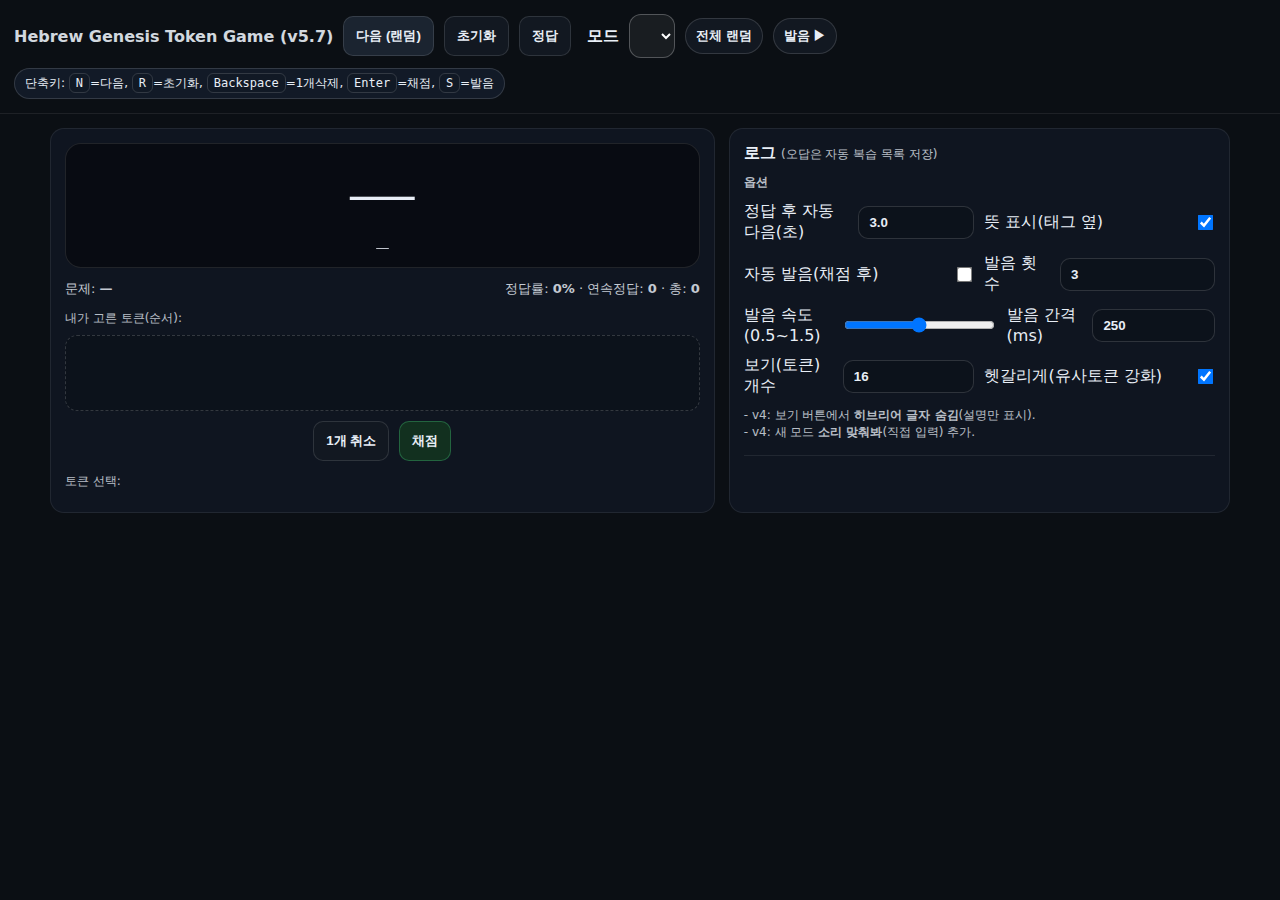
<file: hebrew_game_genesis_tokens_v5_25.html>
<!doctype html>
<html lang="ko">
<head>
  <meta charset="utf-8" />
  <meta name="viewport" content="width=device-width,initial-scale=1,maximum-scale=1,viewport-fit=cover" />
  <title>Hebrew Genesis Token Game (v5.7)</title>
  <style>
    :root { --pad: 14px; }
    body { font-family: system-ui, -apple-system, "Malgun Gothic", "Apple SD Gothic Neo", Arial, sans-serif; margin: 0; background:#0b0f14; color:#e8eef6; }
    header { padding: var(--pad); border-bottom: 1px solid rgba(255,255,255,.08); display:flex; gap:10px; flex-wrap:wrap; align-items:center; }
    header h1 { font-size: 16px; margin: 0; opacity:.9; }
    .btn { background:#1b2430; color:#e8eef6; border:1px solid rgba(255,255,255,.12); padding:10px 12px; border-radius:10px; cursor:pointer; font-weight:700; }
    .btn:hover { border-color: rgba(255,255,255,.25); }
    .btn:active { transform: translateY(1px); }
    .btn.secondary { background:#121821; font-weight:700; }
    .btn.good { background:#12301f; border-color: rgba(88,255,160,.25); }
    .btn.warn { background:#2b2513; border-color: rgba(255,210,120,.25); }
    .btn.pill { padding:8px 10px; border-radius:999px; font-size:13px; }
    .wrap { padding: var(--pad); display:grid; gap:14px; max-width: 1180px; margin: 0 auto; }
    .grid { display:grid; grid-template-columns: 1.25fr .75fr; gap:14px; }
    @media (max-width: 980px){ .grid{ grid-template-columns: 1fr; } }
    .card { background:#0f1520; border:1px solid rgba(255,255,255,.08); border-radius:14px; padding: var(--pad); }
    .hebrew { font-family: "SBL Hebrew", "Ezra SIL", "Taamey David CLM", "Noto Sans Hebrew", serif; font-size: 64px; line-height: 1.2; text-align:center; padding: 8px 0 2px; letter-spacing: .5px; }
    .sub { text-align:center; opacity:.82; margin-top:6px; font-size:14px; }
    .row { display:flex; gap:10px; flex-wrap:wrap; align-items:center; justify-content:center; margin-top: 10px; }
    .tokens { display:flex; gap:10px; flex-wrap:wrap; justify-content:center; }
    .token { font-size:14px; padding:10px 12px; border-radius:12px; background:#151d2a; border:1px solid rgba(255,255,255,.10); cursor:pointer; font-weight:650; color:#fff;}
    .token:hover { border-color: rgba(255,255,255,.22); }
    .answerBox { min-height: 54px; display:flex; gap:10px; flex-wrap:wrap; justify-content:center; align-items:center; padding:10px; border-radius:12px; background:#0c121b; border:1px dashed rgba(255,255,255,.16); }
    .chip { padding:8px 10px; border-radius:999px; background:#172233; border:1px solid rgba(255,255,255,.10); font-size:13px; }
    .meta { display:flex; gap:12px; flex-wrap:wrap; justify-content:space-between; align-items:center; margin-top:10px; opacity:.95; }
    .meta div { font-size:13px; opacity:.88; }
    .log { font-size: 13px; line-height: 1.5; opacity:.9; white-space:pre-wrap; }
    .small { font-size: 12px; opacity:.78; }
    .pill { padding:6px 10px; border-radius:999px; border:1px solid rgba(255,255,255,.14); background:#121a27; font-size:12px; }
    .kbd { font-family: ui-monospace, SFMono-Regular, Menlo, Consolas, monospace; font-size: 12px; padding: 2px 6px; border-radius: 6px; background:#111925; border:1px solid rgba(255,255,255,.14); }
    .settings { display:grid; gap:10px; margin-top:10px; }
    .settings .row2 { display:grid; grid-template-columns: 1fr 1fr; gap:10px; }
    @media (max-width: 980px){ .settings .row2{ grid-template-columns: 1fr; } }
    label { display:flex; gap:10px; align-items:center; justify-content:space-between; }
    input[type="number"], input[type="range"] {
      width: 140px; max-width: 45vw;
      background:#0c121b; color:#e8eef6;
      border:1px solid rgba(255,255,255,.14); border-radius:10px;
      padding:8px 10px; font-weight:650;
    }
    input[type="checkbox"]{ transform: scale(1.2); }
    .slot { display:inline-flex; align-items:center; justify-content:center; padding: 10px 12px; border-radius:12px; background:#0c121b; border:1px dashed rgba(255,255,255,.18); min-width: 110px; font-size:13px; }
    .slots { display:flex; gap:10px; flex-wrap:wrap; justify-content:center; }
    .typingWrap{ display:none; margin-top: 12px; }
    .typingRow{ display:flex; gap:10px; flex-wrap:wrap; justify-content:center; align-items:center; }
    .typingRow input{
      width: min(520px, 85vw);
      background:#0c121b; color:#e8eef6;
      border:1px solid rgba(255,255,255,.16); border-radius:12px;
      padding:12px 14px; font-w
  /* iOS 키보드로 입력칸 가려지는 문제 대응 */
  :root{ --kb: 0px; }
  body{
    padding-bottom: calc(env(safe-area-inset-bottom) + var(--kb));
  }
  #typingWrap, #typingInput{
    scroll-margin-bottom: 220px;
  }
  #typingInput{
    font-size: 18px;
    line-height: 1.2;
  }

eight:750; font-size:16px;
    }
  
    /* iOS 키보드에서도 '문제 단어'가 항상 보이도록 고정(Sticky) */
    .wordSticky{
      position: sticky;
      top: 10px;
      z-index: 30;
      background: rgba(8,10,16,.88);
      backdrop-filter: blur(8px);
      -webkit-backdrop-filter: blur(8px);
      border: 1px solid rgba(255,255,255,.10);
      border-radius: 16px;
      padding: 10px 12px 12px;
      margin: 0 0 12px;
    }
    .wordSticky .hebrew{ padding-top: 0; }
    .wordSticky .sub{ margin-top: 6px; }
    @media (max-height: 740px){
      #wordHeb{ font-size: 64px !important; line-height: 1.05 !important; }
    }
    @media (max-height: 660px){
      #wordHeb{ font-size: 56px !important; }
    }


/* v5.10 Android visibility fix */
.token, .token button, .token span {
  color: #ffffff !important;
  opacity: 1 !important;
}

.token {
  background: rgba(255,255,255,0.08) !important;
  border: 1px solid rgba(255,255,255,0.25) !important;
}


/* v5.15: dropdown mode + cube mode + android token contrast */
#btnMode{ display:none !important; }
.modeSelect{
  height:44px; padding:0 12px; border-radius:12px;
  border:1px solid rgba(255,255,255,.25);
  background: rgba(255,255,255,.06);
  color:#fff; font-size:16px; font-weight:800;
}
.modeSelect option{ color:#000; }
.token{ color:#fff !important; }
.cubeWrap{ display:none; margin-top:14px; }
.cubePanel{
  padding:12px; border-radius:16px;
  border:1px solid rgba(255,255,255,.14);
  background: rgba(255,255,255,.03);
}
.cubeLine{ display:flex; gap:10px; align-items:center; flex-wrap:wrap; justify-content:center; }
.cubeOut{
  flex:1; min-width:240px;
  font-size:30px; font-weight:900; letter-spacing:1px;
  padding:10px 12px; border-radius:14px;
  border:1px solid rgba(255,255,255,.18);
  background: rgba(0,0,0,.25);
  min-height:56px;
}
.cubeBtn{
  min-width:64px; height:64px;
  padding:0 14px; border-radius:16px;
  border:1px solid rgba(255,255,255,.22);
  background: rgba(255,255,255,.06);
  color:#fff; font-size:26px; font-weight:900;
  -webkit-tap-highlight-color: transparent;
  user-select:none;
}
.cubeBtn:active{ transform: translateY(1px); }
.cubeSmallBtn{
  height:56px; padding:0 14px; border-radius:14px;
  border:1px solid rgba(255,255,255,.22);
  background: rgba(255,255,255,.06);
  color:#fff; font-size:18px; font-weight:800;
}
.cubeRow{ display:flex; flex-wrap:wrap; gap:10px; justify-content:center; margin-top:10px; }
.cubeRow button{color:#fff;}
.cubeTitle{ margin-top:12px; text-align:center; font-weight:900; opacity:.9; }
@media (max-width: 420px){
  .cubeBtn{ min-width:58px; height:58px; font-size:24px; border-radius:15px; }
  .cubeOut{ font-size:28px; }
}


/* v5.23: jamo assemble mode UI */
.tokenGridJamo{display:flex;flex-direction:column;gap:10px;margin-top:8px}
.tokenSectionTitle{font-size:14px;opacity:.85;margin:6px 0 2px}
.tokenRow{display:flex;flex-wrap:wrap;gap:10px}
.tokenJamo{min-width:56px;min-height:56px;font-size:22px;font-weight:700;color:#fff !important}
.afterGradeBox{margin-top:10px;padding:10px;border:1px solid rgba(255,255,255,.12);border-radius:14px;background:rgba(255,255,255,.03)}
.afterGradeBox .mono{font-family:ui-monospace, SFMono-Regular, Menlo, Monaco, Consolas, "Liberation Mono", "Courier New", monospace}

</style>
</head>
<body>
<header>
  <h1>Hebrew Genesis Token Game (v5.7)</h1>

  <button class="btn" id="btnNext">다음 (랜덤)</button>
  <button class="btn secondary" id="btnReset">초기화</button>
  <button class="btn secondary" id="btnReveal">정답</button>

  <button class="btn pill warn" id="btnMode">모드: 분해</button>

  <span style="font-weight:900; margin-left:6px;">모드</span>
  <select id="modeSelect" class="modeSelect" aria-label="모드 선택"></select>

  <button class="btn pill secondary" id="btnReview">전체 랜덤</button>

  <button class="btn pill secondary" id="btnSpeak">발음 ▶</button>

  <span class="pill">
    단축키:
    <span class="kbd">N</span>=다음,
    <span class="kbd">R</span>=초기화,
    <span class="kbd">Backspace</span>=1개삭제,
    <span class="kbd">Enter</span>=채점,
    <span class="kbd">S</span>=발음
  </span>
</header>

<div class="wrap">
  <div class="grid">
    <div class="card">
      <div class="wordSticky" id="wordSticky">
        <div class="hebrew" id="wordHeb">—</div>
        <div class="sub" id="wordHint">—</div>
      </div>

      <div class="meta">
        <div>
          문제: <b id="wordId">—</b>
          <span id="wordTags" class="small"></span>
        </div>
        <div>
          정답률: <b id="acc">0%</b> · 연속정답: <b id="streak">0</b> · 총: <b id="tot">0</b>
        </div>
      </div>

      <div style="margin-top:12px;" id="buildWrap">
        <div class="small" style="margin-bottom:8px;">내가 고른 토큰(순서):</div>
        <div class="answerBox" id="answerBox"></div>
      </div>

      <div id="blankSlotsWrap" style="margin-top:12px; display:none;">
        <div class="small" style="margin-bottom:8px;">빈칸 채우기(슬롯):</div>
        <div class="slots" id="blankSlots"></div>
      </div>

      
      <div class="typingWrap" id="typingWrap">
        <div class="typingRow">
          <div class="pill">소리를 직접 입력 (예: 키-토브 / 바예히 / 하마임)</div>
        

      <!-- v5.15: Cube Mode -->
      <div class="cubeWrap" id="cubeWrap">
        <div class="cubePanel">
          <div class="cubeLine">
            <div class="cubeOut" id="cubeOut"></div>
            <button class="cubeSmallBtn" id="cubeBackBtn">⌫ 1개</button>
            <button class="cubeSmallBtn" id="cubeClearBtn">🧹 초기화</button>
            <button class="cubeSmallBtn" id="cubeGradeBtn">✅ 채점</button>
          </div>
        </div>
        <div class="cubeTitle">자음</div>
        <div class="cubeRow" id="cubeConsRow"></div>
        <div class="cubeTitle">모음</div>
        <div class="cubeRow" id="cubeVowelRow"></div>
      </div>

</div>
        <div class="typingRow" style="margin-top:10px;">
          <input id="typingInput" placeholder="예: 바요메르" autocomplete="off" autocapitalize="off" spellcheck="false" />
        </div>

        <!-- v5.9: 채점 후 표시 패널 -->
        <div id="postGradePanel" style="display:none; margin-top:12px; padding:12px; border:1px solid rgba(255,255,255,.14); border-radius:12px; background:rgba(255,255,255,.03);">
          <div style="margin-bottom:6px;"><b>정답 발음</b>: <span id="pg-pron"></span></div>
          <div style="margin-bottom:6px;"><b>자음분해</b>: <span id="pg-cons"></span></div>
          <div style="margin-bottom:6px;"><b>뜻</b>: <span id="pg-meaning"></span></div>
          <div><b>어근</b>: <span id="pg-root"></span></div>
        </div>
      </div>


      <div class="row" style="margin-top:10px;">
        <button class="btn secondary" id="btnUndo">1개 취소</button>
        <button class="btn good" id="btnCheck">채점</button>
      </div>

      <div style="margin-top:12px;" id="tokenWrap">
        <div class="small" style="margin-bottom:8px;">토큰 선택:</div>
        <div class="tokens" id="tokenPool"></div>
      </div>
    </div>

    <div class="card">
      <div style="display:flex; justify-content:space-between; align-items:center; gap:10px;">
        <div><b>로그</b> <span class="small">(오답은 자동 복습 목록 저장)</span></div>
      </div>

      <div class="settings">
        <div class="small"><b>옵션</b></div>

        <div class="row2">
          <label>정답 후 자동 다음(초)
            <input type="number" id="optNextDelay" min="0" max="10" step="0.2" value="3.0">
          </label>
          <label>뜻 표시(태그 옆)
            <input type="checkbox" id="optShowGloss" checked>
          </label>
        </div>

        <div class="row2">
          <label>자동 발음(채점 후)
            <input type="checkbox" id="optAutoSpeak">
          </label>
          <label>발음 횟수
            <input type="number" id="optSpeakRepeat" min="1" max="5" step="1" value="3">
          </label>
        </div>

        <div class="row2">
          <label>발음 속도(0.5~1.5)
            <input type="range" id="optSpeakRate" min="0.5" max="1.5" step="0.05" value="1.0">
          </label>
          <label>발음 간격(ms)
            <input type="number" id="optSpeakGap" min="0" max="2000" step="50" value="250">
          </label>
        </div>

        <div class="row2">
          <label>보기(토큰) 개수
            <input type="number" id="optChoiceCount" min="10" max="24" step="1" value="16">
          </label>
          <label>헷갈리게(유사토큰 강화)
            <input type="checkbox" id="optSpicy" checked>
          </label>
        </div>

        <div class="small">
          - v4: 보기 버튼에서 <b>히브리어 글자 숨김</b>(설명만 표시).<br>
          - v4: 새 모드 <b>소리 맞춰봐</b>(직접 입력) 추가.
        </div>
      </div>

      <hr style="border:none; border-top:1px solid rgba(255,255,255,.08); margin: 14px 0;">

      <div class="log" id="log"></div>
    </div>
  </div>
</div>

<script>
const WORDS = [
  { id:"gen1_02_ruach", ref:"창 1:2", heb:"רוּחַ", gloss:"영/바람", tags:["슈룩","푸르티브 파타흐"],
    reading:["루아흐"],
    answer:[ {label:"레쉬", heb:"ר"}, {label:"바브+슈룩", heb:"וּ"}, {label:"헤트+파타흐", heb:"חַ"} ] },

  { id:"gen1_02_elohim", ref:"창 1:2", heb:"אֱלֹהִים", gloss:"하나님", tags:["하타프세골","홀람","히리크말레"],
    reading:["엘로힘"],
    answer:[ {label:"알레프+하타프세골", heb:"אֱ"}, {label:"라메드+홀람", heb:"לֹ"}, {label:"헤이+히리크", heb:"הִ"}, {label:"요드+멤소핏", heb:"ים"} ] },

  { id:"gen1_02_al_pnei", ref:"창 1:2", heb:"עַל־פְּנֵי", gloss:"~위에/표면 위에", tags:["마케프","다게쉬","체레"],
    reading:["알-프네"],
    answer:[ {label:"아인+파타흐+라메드", heb:"עַל"}, {label:"마케프", heb:"־"}, {label:"페+다게쉬+쉐바", heb:"פְּ"}, {label:"눈+체레+요드", heb:"נֵי"} ] },

  { id:"gen1_02_hamayim", ref:"창 1:2", heb:"הַמָּיִם", gloss:"그 물들", tags:["정관사","다게쉬","히리크말레"],
    reading:["하마임"],
    answer:[ {label:"헤이+파타흐", heb:"הַ"}, {label:"멤+다게쉬+카맛츠", heb:"מָּ"}, {label:"요드+히리크말레+멤소핏", heb:"יִם"} ] },

  { id:"gen1_03_vayomer", ref:"창 1:3", heb:"וַיֹּאמֶר", gloss:"그리고 말했다", tags:["서사형","홀람","다게쉬"],
    reading:["바요메르"],
    answer:[ {label:"바브+파타흐", heb:"וַ"}, {label:"요드+다게쉬+홀람", heb:"יֹּ"}, {label:"알레프", heb:"א"}, {label:"멤+세골", heb:"מֶ"}, {label:"레쉬", heb:"ר"} ] },

  { id:"gen1_03_yehi", ref:"창 1:3", heb:"יְהִי", gloss:"있어라/되라", tags:["쉐바","히리크말레"],
    reading:["예히"],
    answer:[ {label:"요드+쉐바", heb:"יְ"}, {label:"헤이+히리크", heb:"הִ"}, {label:"요드", heb:"י"} ] },

  { id:"gen1_03_or", ref:"창 1:3", heb:"אוֹר", gloss:"빛", tags:["홀람말레"],
    reading:["오르"],
    answer:[ {label:"알레프", heb:"א"}, {label:"바브+홀람말레", heb:"וֹ"}, {label:"레쉬", heb:"ר"} ] },

  { id:"gen1_04_et", ref:"창 1:4", heb:"אֶת־", gloss:"(목적격 표지)", tags:["마케프","세골"],
    reading:["에트"],
    answer:[ {label:"알레프+세골", heb:"אֶ"}, {label:"타브", heb:"ת"}, {label:"마케프", heb:"־"} ] },

  { id:"gen1_04_haor", ref:"창 1:4", heb:"הָאוֹר", gloss:"그 빛", tags:["정관사","홀람말레"],
    reading:["하오르"],
    answer:[ {label:"헤이+카맛츠", heb:"הָ"}, {label:"알레프", heb:"א"}, {label:"바브+홀람말레", heb:"וֹ"}, {label:"레쉬", heb:"ר"} ] },

  { id:"gen1_04_ki_tov", ref:"창 1:4", heb:"כִּי־טוֹב", gloss:"~이 좋다/좋음을", tags:["다게쉬","마케프","히리크말레","홀람말레"],
    reading:["키-토브"],
    answer:[ {label:"카프+다게쉬+히리크", heb:"כִּ"}, {label:"요드", heb:"י"}, {label:"마케프", heb:"־"}, {label:"테트", heb:"ט"}, {label:"바브+홀람말레", heb:"וֹ"}, {label:"베트", heb:"ב"} ] },

  { id:"gen1_04_vayavdel", ref:"창 1:4", heb:"וַיַּבְדֵּל", gloss:"그리고 구별했다", tags:["서사형","다게쉬","체레"],
    reading:["바야브델"],
    answer:[ {label:"바브+파타흐", heb:"וַ"}, {label:"요드+다게쉬+파타흐", heb:"יַּ"}, {label:"베트+쉐바", heb:"בְ"}, {label:"달레트+다게쉬+체레", heb:"דֵּ"}, {label:"라메드", heb:"ל"} ] },
  // --- Added: Genesis 1:1 + 1:5~1:10 (v5.2) ---
  { id:"gen1_01_bereshit", ref:"창 1:1", heb:"בְּרֵאשִׁית", gloss:"태초에/시작에", tags:["다게쉬","쉐바","체레","히리크"],
    reading:["브레시트"],
    answer:[ {label:"베트+다게쉬+쉐바", heb:"בְּ"}, {label:"레쉬+체레", heb:"רֵ"}, {label:"알레프", heb:"א"}, {label:"쉰+히리크", heb:"שִׁ"}, {label:"요드", heb:"י"}, {label:"타브", heb:"ת"} ] },

  { id:"gen1_01_bara", ref:"창 1:1", heb:"בָּרָא", gloss:"창조했다/지었다", tags:["다게쉬","카맛츠"],
    reading:["바라"],
    answer:[ {label:"베트+다게쉬+카맛츠", heb:"בָּ"}, {label:"레쉬+카맛츠", heb:"רָ"}, {label:"알레프", heb:"א"} ] },

  { id:"gen1_01_et", ref:"창 1:1", heb:"אֵת", gloss:"(목적격 표지)", tags:["체레"],
    reading:["에트"],
    answer:[ {label:"알레프+체레", heb:"אֵ"}, {label:"타브", heb:"ת"} ] },

  { id:"gen1_01_hashamayim", ref:"창 1:1", heb:"הַשָּׁמַיִם", gloss:"그 하늘들", tags:["정관사","다게쉬","파타흐","히리크"],
    reading:["하샤마임"],
    answer:[ {label:"헤이+파타흐", heb:"הַ"}, {label:"쉰+다게쉬+카맛츠카탄", heb:"שָּׁ"}, {label:"멤+파타흐", heb:"מַ"}, {label:"요드+히리크", heb:"יִ"}, {label:"멤소핏", heb:"ם"} ] },

  { id:"gen1_01_veet", ref:"창 1:1", heb:"וְאֵת", gloss:"그리고 (목적격 표지)", tags:["쉐바","체레"],
    reading:["브에트"],
    answer:[ {label:"바브+쉐바", heb:"וְ"}, {label:"알레프+체레", heb:"אֵ"}, {label:"타브", heb:"ת"} ] },

  { id:"gen1_01_haaretz", ref:"창 1:1", heb:"הָאָרֶץ", gloss:"그 땅", tags:["정관사","카맛츠","세골"],
    reading:["하아레츠"],
    answer:[ {label:"헤이+카맛츠", heb:"הָ"}, {label:"알레프+카맛츠", heb:"אָ"}, {label:"레쉬+세골", heb:"רֶ"}, {label:"차디소핏", heb:"ץ"} ] },

  { id:"gen1_05_vayikra", ref:"창 1:5", heb:"וַיִּקְרָא", gloss:"그리고 불렀다", tags:["서사형","다게쉬","파타흐","쉐바","카맛츠"],
    reading:["바이크라"],
    answer:[ {label:"바브+파타흐", heb:"וַ"}, {label:"요드+다게쉬+히리크", heb:"יִּ"}, {label:"코프+쉐바", heb:"קְ"}, {label:"레쉬+카맛츠", heb:"רָ"}, {label:"알레프", heb:"א"} ] },

  { id:"gen1_05_laor", ref:"창 1:5", heb:"לָאוֹר", gloss:"빛에게/빛을", tags:["카맛츠","홀람말레"],
    reading:["라오르"],
    answer:[ {label:"라메드+카맛츠", heb:"לָ"}, {label:"알레프", heb:"א"}, {label:"바브+홀람말레", heb:"וֹ"}, {label:"레쉬", heb:"ר"} ] },

  { id:"gen1_05_yom", ref:"창 1:5", heb:"יוֹם", gloss:"날/낮", tags:["홀람말레"],
    reading:["욤"],
    answer:[ {label:"요드", heb:"י"}, {label:"바브+홀람말레", heb:"וֹ"}, {label:"멤소핏", heb:"ם"} ] },

  { id:"gen1_05_velachoshekh", ref:"창 1:5", heb:"וְלַחֹשֶׁךְ", gloss:"그리고 어둠에게", tags:["쉐바","파타흐","홀람","세골"],
    reading:["블라호셰크"],
    answer:[ {label:"바브+쉐바", heb:"וְ"}, {label:"라메드+파타흐", heb:"לַ"}, {label:"헤트+홀람", heb:"חֹ"}, {label:"쉰+세골", heb:"שֶׁ"}, {label:"카프소핏+쉐바", heb:"ךְ"} ] },

  { id:"gen1_05_kara", ref:"창 1:5", heb:"קָרָא", gloss:"불렀다", tags:["카맛츠"],
    reading:["카라"],
    answer:[ {label:"코프+카맛츠", heb:"קָ"}, {label:"레쉬+카맛츠", heb:"רָ"}, {label:"알레프", heb:"א"} ] },

  { id:"gen1_05_layla", ref:"창 1:5", heb:"לָיְלָה", gloss:"밤", tags:["카맛츠","쉐바"],
    reading:["라일라"],
    answer:[ {label:"라메드+카맛츠", heb:"לָ"}, {label:"요드+쉐바", heb:"יְ"}, {label:"라메드+카맛츠", heb:"לָ"}, {label:"헤이", heb:"ה"} ] },

  { id:"gen1_05_erev", ref:"창 1:5", heb:"עֶרֶב", gloss:"저녁", tags:["세골"],
    reading:["에레브"],
    answer:[ {label:"아인+세골", heb:"עֶ"}, {label:"레쉬+세골", heb:"רֶ"}, {label:"베트", heb:"ב"} ] },

  { id:"gen1_05_boker", ref:"창 1:5", heb:"בֹקֶר", gloss:"아침", tags:["홀람","세골"],
    reading:["보케르"],
    answer:[ {label:"베트+홀람", heb:"בֹ"}, {label:"코프+세골", heb:"קֶ"}, {label:"레쉬", heb:"ר"} ] },

  { id:"gen1_05_echad", ref:"창 1:5", heb:"אֶחָד", gloss:"하나/첫째", tags:["세골","카맛츠"],
    reading:["에하드"],
    answer:[ {label:"알레프+세골", heb:"אֶ"}, {label:"헤트+카맛츠", heb:"חָ"}, {label:"달레트", heb:"ד"} ] },

  { id:"gen1_06_rakia", ref:"창 1:6", heb:"רָקִיעַ", gloss:"궁창", tags:["카맛츠","히리크","파타흐"],
    reading:["라키아"],
    answer:[ {label:"레쉬+카맛츠", heb:"רָ"}, {label:"코프+히리크", heb:"קִ"}, {label:"요드", heb:"י"}, {label:"아인+파타흐", heb:"עַ"} ] },

  { id:"gen1_06_betokh", ref:"창 1:6", heb:"בְּתוֹךְ", gloss:"~가운데에", tags:["다게쉬","쉐바","홀람","쉐바"],
    reading:["브토흐"],
    answer:[ {label:"베트+다게쉬+쉐바", heb:"בְּ"}, {label:"타브+홀람", heb:"תֹו"}, {label:"카프소핏+쉐바", heb:"ךְ"} ] },

  { id:"gen1_06_mavdil", ref:"창 1:6", heb:"מַבְדִּיל", gloss:"나누는/구별하는", tags:["파타흐","쉐바","다게쉬","히리크"],
    reading:["마브딜"],
    answer:[ {label:"멤+파타흐", heb:"מַ"}, {label:"베트+쉐바", heb:"בְ"}, {label:"달레트+다게쉬+히리크", heb:"דִּ"}, {label:"요드", heb:"י"}, {label:"라메드", heb:"ל"} ] },

  { id:"gen1_06_bein", ref:"창 1:6", heb:"בֵּין", gloss:"~사이에", tags:["다게쉬","체레"],
    reading:["베인"],
    answer:[ {label:"베트+다게쉬+체레", heb:"בֵּ"}, {label:"요드", heb:"י"}, {label:"눈", heb:"ן"} ] },

  { id:"gen1_06_lamayim", ref:"창 1:6", heb:"לָמָיִם", gloss:"물들에게/물들을", tags:["카맛츠","히리크"],
    reading:["라마임"],
    answer:[ {label:"라메드+카맛츠", heb:"לָ"}, {label:"멤+카맛츠", heb:"מָ"}, {label:"요드+히리크", heb:"יִ"}, {label:"멤소핏", heb:"ם"} ] },

  { id:"gen1_07_vayaas", ref:"창 1:7", heb:"וַיַּעַשׂ", gloss:"그리고 만들었다", tags:["서사형","다게쉬","파타흐"],
    reading:["바야아스"],
    answer:[ {label:"바브+파타흐", heb:"וַ"}, {label:"요드+다게쉬+파타흐", heb:"יַּ"}, {label:"아인+파타흐", heb:"עַ"}, {label:"씬", heb:"שׂ"} ] },

  { id:"gen1_07_et_harakia", ref:"창 1:7", heb:"אֶת־הָרָקִיעַ", gloss:"(목적격) 그 궁창을", tags:["마케프","정관사"],
    reading:["에트-하라키아"],
    answer:[ {label:"알레프+세골+타브", heb:"אֶת"}, {label:"마케프", heb:"־"}, {label:"헤이+카맛츠", heb:"הָ"}, {label:"레쉬+카맛츠", heb:"רָ"}, {label:"코프+히리크", heb:"קִ"}, {label:"요드", heb:"י"}, {label:"아인+파타흐", heb:"עַ"} ] },

  { id:"gen1_07_asher", ref:"창 1:7", heb:"אֲשֶׁר", gloss:"~하는/있는", tags:["하타프파타흐","세골"],
    reading:["아셰르"],
    answer:[ {label:"알레프+하타프파타흐", heb:"אֲ"}, {label:"쉰+세골", heb:"שֶׁ"}, {label:"레쉬", heb:"ר"} ] },

  { id:"gen1_07_mitachat", ref:"창 1:7", heb:"מִתַּחַת", gloss:"~아래에", tags:["히리크","다게쉬","파타흐"],
    reading:["미타하트"],
    answer:[ {label:"멤+히리크", heb:"מִ"}, {label:"타브+다게쉬+파타흐", heb:"תַּ"}, {label:"헤트+파타흐", heb:"חַ"}, {label:"타브", heb:"ת"} ] },

  { id:"gen1_07_meal", ref:"창 1:7", heb:"מֵעַל", gloss:"~위에", tags:["체레","파타흐"],
    reading:["메알"],
    answer:[ {label:"멤+체레", heb:"מֵ"}, {label:"아인+파타흐", heb:"עַ"}, {label:"라메드", heb:"ל"} ] },

  { id:"gen1_07_ken", ref:"창 1:7", heb:"כֵּן", gloss:"그렇게", tags:["다게쉬","체레"],
    reading:["켄"],
    answer:[ {label:"카프+다게쉬+체레", heb:"כֵּ"}, {label:"눈", heb:"ן"} ] },

  { id:"gen1_08_shamayim", ref:"창 1:8", heb:"שָׁמָיִם", gloss:"하늘들", tags:["다게쉬","카맛츠","히리크"],
    reading:["샤마임"],
    answer:[ {label:"쉰+다게쉬+카맛츠카탄", heb:"שָׁ"}, {label:"멤+카맛츠", heb:"מָ"}, {label:"요드+히리크", heb:"יִ"}, {label:"멤소핏", heb:"ם"} ] },

  { id:"gen1_08_sheni", ref:"창 1:8", heb:"שֵׁנִי", gloss:"둘째", tags:["체레","히리크"],
    reading:["셰니"],
    answer:[ {label:"쉰+체레", heb:"שֵׁ"}, {label:"눈+히리크", heb:"נִ"}, {label:"요드", heb:"י"} ] },

  { id:"gen1_09_yikkavu", ref:"창 1:9", heb:"יִקָּווּ", gloss:"모여라/모이게 하라", tags:["다게쉬","카맛츠","슈룩"],
    reading:["이까부"],
    answer:[ {label:"요드+히리크", heb:"יִ"}, {label:"코프+다게쉬+카맛츠", heb:"קָּ"}, {label:"바브+슈룩", heb:"וּ"} ] },

  { id:"gen1_09_elmqom", ref:"창 1:9", heb:"אֶל־מָקוֹם", gloss:"~곳으로", tags:["마케프","세골","홀람"],
    reading:["엘-마콤"],
    answer:[ {label:"알레프+세골+라메드", heb:"אֶל"}, {label:"마케프", heb:"־"}, {label:"멤+카맛츠", heb:"מָ"}, {label:"코프+홀람", heb:"קֹו"}, {label:"멤소핏", heb:"ם"} ] },

  { id:"gen1_09_terae", ref:"창 1:9", heb:"וְתֵרָאֶה", gloss:"보이게 되다", tags:["체레","카맛츠","세골"],
    reading:["브테라에"],
    answer:[ {label:"바브+쉐바", heb:"וְ"}, {label:"타브+체레", heb:"תֵ"}, {label:"레쉬+카맛츠", heb:"רָ"}, {label:"알레프+세골", heb:"אֶ"}, {label:"헤이", heb:"ה"} ] },

  { id:"gen1_09_hayabashah", ref:"창 1:9", heb:"הַיַּבָּשָׁה", gloss:"마른 땅", tags:["정관사","다게쉬","카맛츠"],
    reading:["하야바샤"],
    answer:[ {label:"헤이+파타흐", heb:"הַ"}, {label:"요드+다게쉬+파타흐", heb:"יַּ"}, {label:"베트+다게쉬+카맛츠", heb:"בָּ"}, {label:"쉰+카맛츠카탄", heb:"שָׁ"}, {label:"헤이", heb:"ה"} ] },

  { id:"gen1_10_layabashah", ref:"창 1:10", heb:"לַיַּבָּשָׁה", gloss:"마른 땅에게", tags:["전치사","다게쉬"],
    reading:["라야바샤"],
    answer:[ {label:"라메드+파타흐", heb:"לַ"}, {label:"요드+다게쉬+파타흐", heb:"יַּ"}, {label:"베트+다게쉬+카맛츠", heb:"בָּ"}, {label:"쉰+카맛츠카탄", heb:"שָׁ"}, {label:"헤이", heb:"ה"} ] },

  { id:"gen1_10_eretz", ref:"창 1:10", heb:"אֶרֶץ", gloss:"땅", tags:["세골"],
    reading:["에레츠"],
    answer:[ {label:"알레프+세골", heb:"אֶ"}, {label:"레쉬+세골", heb:"רֶ"}, {label:"차디소핏", heb:"ץ"} ] },

  { id:"gen1_10_ulmiqveh", ref:"창 1:10", heb:"וּלְמִקְוֵה", gloss:"그리고 모임/모인 곳에", tags:["슈룩","쉐바","히리크","체레"],
    reading:["울미크베"],
    answer:[ {label:"바브+슈룩", heb:"וּ"}, {label:"라메드+쉐바", heb:"לְ"}, {label:"멤+히리크", heb:"מִ"}, {label:"코프+쉐바", heb:"קְ"}, {label:"바브+체레", heb:"וֵ"}, {label:"헤이", heb:"ה"} ] },

  { id:"gen1_10_yamim", ref:"창 1:10", heb:"יַמִּים", gloss:"바다들", tags:["다게쉬","히리크말레"],
    reading:["야밈"],
    answer:[ {label:"요드+파타흐", heb:"יַ"}, {label:"멤+다게쉬+히리크", heb:"מִּ"}, {label:"요드+멤소핏", heb:"ים"} ] },

  { id:"gen1_10_vayar", ref:"창 1:10", heb:"וַיַּרְא", gloss:"그리고 보았다", tags:["서사형","다게쉬","쉐바"],
    reading:["바야르"],
    answer:[ {label:"바브+파타흐", heb:"וַ"}, {label:"요드+다게쉬+파타흐", heb:"יַּ"}, {label:"레쉬+쉐바", heb:"רְ"}, {label:"알레프", heb:"א"} ] },

];

const MODES = [
  { id: 0, name: "분해",      hint: "단어를 보고 토큰을 정답 순서대로 조립" },
  { id: 1, name: "니쿳",      hint: "자음 스켈레톤(니쿳 제거)을 보고 니쿳 포함 토큰으로 완성" },
  { id: 2, name: "빈칸",      hint: "빈칸(□)을 보고 정답 토큰으로 완성" },
  { id: 3, name: "소리 맞춰봐", hint: "단어(완전체)를 보고 발음을 직접 입력 (채점 후에만 발음)" },
  { id: 6, name: "큐브",      hint: "자음/모음 버튼으로 발음을 조립해서 채점" },
];

function modeInfo(id){
  const m = MODES.find(x => x.id === id);
  return m || { id, name: "모드", hint: "" };
}


// ===== v5.9 (Sound mode UX fixes) =====
function hidePostGrade(){
  const p = document.getElementById("postGradePanel");
  if(p) p.style.display = "none";
}

  // v5.23: mode 6 (자모조립) uses token-assemble UI with jamo tokens
  if(mode === 6){
    try{ $("typingWrap").style.display = "none"; }catch(e){}
    try{ $("afterGradeBox").style.display = "none"; }catch(e){}
    try{ $("btnUndo").style.display = "inline-flex"; }catch(e){}
    try{ $("btnGrade").style.display = "inline-flex"; }catch(e){}
    try{ $("pickedWrap").style.display = "block"; }catch(e){}
    try{ $("tokenWrap").style.display = "block"; }catch(e){}
    try{ renderJamoTokens(); }catch(e){ log("⚠️ 자모 토큰 렌더 실패"); }
  }

function showPostGrade(){
  const p = document.getElementById("postGradePanel");
  if(!p || !current) return;
  p.style.display = "block";

  // 정답 발음
  const pron = (current.reading && current.reading.length) ? current.reading.join(" / ") : "—";
  document.getElementById("pg-pron").textContent = pron;

  // 자음분해(니쿳 제거)
  const cons = stripNiqqud(current.heb).replace(/־/g,"-");
  document.getElementById("pg-cons").textContent = cons || "—";

  // 뜻
  document.getElementById("pg-meaning").textContent = current.gloss || "—";

  // 어근/계열 (있는 것만)
  const rootInfo = ROOT_INFO[current.id] || ROOT_INFO[current.heb] || null;
  document.getElementById("pg-root").textContent = rootInfo ? rootInfo : "—";
}

// 최소 어근 DB (필요하면 계속 추가)
const ROOT_INFO = {
  "gen1_03_vayomer": "아마르 계열 (אמר) - 말하다/말했다",
  "gen1_01_bara": "바라 계열 (ברא) - 창조하다",
  "gen1_01_hashemayim": "샤마임 (שׁמים) - 하늘(복수형)",
  "gen1_02_hayta": "하야 계열 (היה) - 있었다/되었다(상태)",
  "gen1_03_vayehi": "하야 계열 (היה) - 있었다/되었다(등장/전환)",
};


function stripNiqqud(s){
  return s.replace(/[\u0591-\u05BD\u05BF\u05C1-\u05C2\u05C4-\u05C7]/g, "");
}

const TOKEN_BANK = (() => {
  const out = [];
  for(const w of WORDS){
    for(const t of w.answer) out.push({label:t.label, heb:t.heb});
  }
  return out;
})();

const SPICY_DECOYS = [
  {label:"헤이+파타흐", heb:"הַ"},
  {label:"헤이+카맛츠", heb:"הָ"},
  {label:"바브+파타흐", heb:"וַ"},
  {label:"바브+카맛츠", heb:"וָ"},
  {label:"베트+쉐바", heb:"בְ"},
  {label:"베트+다게쉬+쉐바", heb:"בְּ"},
  {label:"페+쉐바", heb:"פְ"},
  {label:"페+다게쉬+쉐바", heb:"פְּ"},
  {label:"요드+쉐바", heb:"יְ"},
  {label:"요드+히리크", heb:"יִ"},
  {label:"알레프+세골", heb:"אֶ"},
  {label:"알레프+카맛츠", heb:"אָ"},
  {label:"바브+홀람말레", heb:"וֹ"},
  {label:"바브+슈룩", heb:"וּ"},
  {label:"마케프", heb:"־"}
];

function shuffle(arr){
  const a = arr.slice();
  for(let i=a.length-1;i>0;i--){
    const j = Math.floor(Math.random()*(i+1));
    [a[i],a[j]] = [a[j],a[i]];
  }
  return a;
}
function uniq(tokens){
  const seen = new Set();
  const out = [];
  for(const t of tokens){
    const k = t.heb + "|" + t.label;
    if(seen.has(k)) continue;
    seen.add(k);
    out.push(t);
  }
  return out;
}
function keyOf(t){ return t.heb + "|" + t.label; }

let mode = 0;
let revealed = false; // (mode 3) 채점 후 힌트/뜻/분해 표시

let current = null;
let picks = [];
let blankPlan = null;
let useReviewOnly = false;
let stats = { total:0, correct:0, streak:0 };
const reviewSet = new Set();

const $ = (id) => document.getElementById(id);
const elWordHeb = $("wordHeb");
const elWordHint = $("wordHint");
const elWordId = $("wordId");
const elWordTags = $("wordTags");
const elAnswerBox = $("answerBox");
const elTokenPool = $("tokenPool");
const elLog = $("log");
const elAcc = $("acc");
const elStreak = $("streak");
const elTot = $("tot");
const elBlankSlotsWrap = $("blankSlotsWrap");
const elBlankSlots = $("blankSlots");
const elTypingWrap = $("typingWrap");
let elTypingInput = $("typingInput");

function hardResetTypingInput(){
  if(!elTypingInput) return;
  try{
    // 1) clear value
    elTypingInput.value = "";
    // 2) break IME composition by blur + clone replace
    const parent = elTypingInput.parentNode;
    if(parent){
      elTypingInput.blur();
      const clone = elTypingInput.cloneNode(true);
      clone.value = "";
      parent.replaceChild(clone, elTypingInput);
      elTypingInput = clone; // rebind
    }
    // 3) ensure completely empty after browser tick
    setTimeout(() => {
      try{
        elTypingInput.value = "";
        elTypingInput.focus();
        if(elTypingInput.setSelectionRange) elTypingInput.setSelectionRange(0,0);
      }catch(_){}
    }, 0);
  }catch(_){}

function ensureWordStickyVisible(){
  const box = $("wordSticky");
  if(!box) return;
  // bring the sticky box to top (so big Hebrew word never gets cut off)
  try{
    box.scrollIntoView({ block: "start", inline: "nearest", behavior: "auto" });
    const header = document.querySelector("header");
    const hh = header ? header.getBoundingClientRect().height : 0;
    // small offset so it's not hidden under header/safe-area
    window.scrollBy(0, -(hh + 10));
  }catch(_){}
}
}
const elTokenWrap = $("tokenWrap");
const elBuildWrap = $("buildWrap");

function getOpt(){
  return {
    nextDelay: Math.max(0, Math.min(10, parseFloat($("optNextDelay").value || "0"))),
    showGloss: $("optShowGloss").checked,
    autoSpeak: $("optAutoSpeak").checked,
    speakRepeat: Math.max(1, Math.min(5, parseInt($("optSpeakRepeat").value || "1", 10))),
    speakRate: Math.max(0.5, Math.min(1.5, parseFloat($("optSpeakRate").value || "1"))),
    speakGap: Math.max(0, Math.min(2000, parseInt($("optSpeakGap").value || "0", 10))),
    choiceCount: Math.max(10, Math.min(24, parseInt($("optChoiceCount").value || "16", 10))),
    spicy: $("optSpicy").checked,
  };
}

function logLine(s){
  const now = new Date();
  const ts = now.toLocaleTimeString([], {hour:"2-digit", minute:"2-digit", second:"2-digit"});
  elLog.textContent = `[${ts}] ${s}\n` + elLog.textContent;
}

function buildPool(word, forcedTokens){
  const opt = getOpt();
  const forced = forcedTokens ? forcedTokens.slice() : [];
  const forcedKeys = new Set(forced.map(keyOf));

  const answer = uniq(word.answer.slice());
  const answerKeys = new Set(answer.map(keyOf));

  const other = TOKEN_BANK.filter(t => !answerKeys.has(keyOf(t)) && !forcedKeys.has(keyOf(t)));
  const spicyPick = opt.spicy ? shuffle(SPICY_DECOYS.filter(t => !forcedKeys.has(keyOf(t)))).slice(0, 10) : [];

  let pool = uniq(forced.concat(answer)).slice();
  const target = Math.max(opt.choiceCount, pool.length, forced.length);
  const remain = target - pool.length;

  const filler = uniq(shuffle(other).concat(shuffle(spicyPick)));
  pool = uniq(pool.concat(filler)).slice(0, target);

  const poolKeys = new Set(pool.map(keyOf));
  for(const t of forced){
    if(!poolKeys.has(keyOf(t))){
      for(let i=pool.length-1;i>=0;i--){
        const k = keyOf(pool[i]);
        if(!forcedKeys.has(k)){
          pool[i] = t;
          poolKeys.add(keyOf(t));
          break;
        }
      }
    }
  }
  return shuffle(pool).slice(0, target);
}

function planBlank(word){
  const n = word.answer.length;
  const idxs = [...Array(n).keys()];
  const shownCount = Math.max(1, Math.floor(n/2));
  const shownIdx = new Set(shuffle(idxs).slice(0, shownCount));
  const missingIdx = new Set(idxs.filter(i => !shownIdx.has(i)));
  return { shownIdx, missingIdx };
}

function render(){
  const m = MODES.find(x => x.id === mode);
  const _bm = document.getElementById("btnMode");
  if(_bm) _bm.textContent = `모드: ${m.name}`;
  if(typeof elWordHint!=="undefined" && elWordHint) elWordHint.textContent = m.hint;

  

  // v5.25: mode-specific UI toggles (sound vs cube)
  try{
    const typingWrap = document.getElementById("typingWrap");
    const typingInput = document.getElementById("typingInput");
    const typingGradeBtn = document.getElementById("typingGradeBtn");
    const typingPill = typingWrap ? typingWrap.querySelector(".pill") : null;

    // sound mode (3)
    if(typingWrap) typingWrap.style.display = (mode === 3) ? "block" : "none";
    if(typingInput) typingInput.style.display = (mode === 3) ? "block" : "none";
    if(typingGradeBtn) typingGradeBtn.style.display = (mode === 3) ? "inline-flex" : "none";
    if(typingPill) typingPill.textContent = "소리를 직접 입력 (예: 키-토브 / 바예히 / 하마임)";

    // cube mode (6)
    if(window.elCubeWrap) window.elCubeWrap.style.display = (mode === 6) ? "block" : "none";
    if(mode === 6){
      if(typeof cubeRenderKeys === "function") cubeRenderKeys();
      if(typeof cubeUpdateOut === "function") cubeUpdateOut();
    }
  }catch(e){}

if(!current){
    elWordHeb.textContent = "—";
    elWordId.textContent = "—";
    elWordTags.textContent = "";
    return;
  }

  if(mode === 1){
    elWordHeb.textContent = stripNiqqud(current.heb);
  } else {
    elWordHeb.textContent = current.heb;
  }

  const opt = getOpt();
  let tags = opt.showGloss ? `${current.tags.join(", ")} · 뜻: ${current.gloss}` : `${current.tags.join(", ")}`;
  elWordId.textContent = `${current.ref} · ${current.id}`;
  if(mode === 3 && !revealed){
    elWordTags.textContent = "";
  } else {
    elWordTags.textContent = `(${tags})`;
  }

  const isTyping = (mode === 3);
  elTypingWrap.style.display = isTyping ? "block" : "none";
  elTokenWrap.style.display = isTyping ? "none" : "";
  elBuildWrap.style.display = isTyping ? "none" : "";
  $("btnUndo").style.display = isTyping ? "none" : "";
  elBlankSlotsWrap.style.display = (mode === 2 && !isTyping) ? "" : "none";

  elAnswerBox.innerHTML = "";
  if(!isTyping){
    if(picks.length === 0){
      const s = document.createElement("div");
      s.className = "small";
      s.textContent = (mode === 2) ? "빈칸 토큰만 순서대로 선택" : "토큰을 눌러서 순서대로 조립";
      elAnswerBox.appendChild(s);
    } else {
      picks.forEach((t, idx) => {
        const c = document.createElement("div");
        c.className = "chip";
        c.textContent = `${t.label}`;
        c.title = `#${idx+1}`;
        elAnswerBox.appendChild(c);
      });
    }
  } else {
    setTimeout(()=>{ try{ elTypingInput.focus(); }catch(_){ } ensureWordStickyVisible(); }, 50);
    setTimeout(()=>{ ensureWordStickyVisible(); }, 0);
  }

  if(mode === 2 && blankPlan){
    elBlankSlots.innerHTML = "";
    current.answer.forEach((t, i) => {
      const d = document.createElement("div");
      d.className = "slot";
      d.textContent = blankPlan.shownIdx.has(i) ? `${t.label}` : `? 빈칸`;
      elBlankSlots.appendChild(d);
    });
  }

  elTokenPool.innerHTML = "";
  if(!isTyping){
    let forced = [];
    if(mode === 2 && blankPlan){
      const missingIdx = [...blankPlan.missingIdx].sort((a,b)=>a-b);
      forced = missingIdx.map(i => current.answer[i]);
    }
    const pool = buildPool(current, forced);
    pool.forEach((t) => {
      const b = document.createElement("button");
      b.className = "token";
      b.type = "button";
      b.textContent = `${t.label}`;
      b.onclick = () => { picks.push(t); render(); };
      elTokenPool.appendChild(b);
    });
  }

  elTot.textContent = String(stats.total);
  elStreak.textContent = String(stats.streak);
  const acc = stats.total === 0 ? 0 : Math.round((stats.correct / stats.total) * 100);
  elAcc.textContent = `${acc}%`;

  $("btnReview").textContent = useReviewOnly ? "오답 랜덤" : "전체 랜덤";
}

function pickWord(){
  const list = useReviewOnly ? WORDS.filter(w => reviewSet.has(w.id)) : WORDS;
  const use = (list.length === 0) ? WORDS : list;
  current = use[Math.floor(Math.random()*use.length)];
  picks = [];
  blankPlan = (mode === 2) ? planBlank(current) : null;
  hardResetTypingInput();
  render();
}

function normalizePicksForBlank(){
  const missingIdx = [...blankPlan.missingIdx].sort((a,b)=>a-b);
  const expected = missingIdx.map(i => current.answer[i].heb);
  const got = picks.map(t => t.heb);
  return { expected, got };
}

function normSound(s){
  return (s||"")
    .toLowerCase()
    .replace(/[\s·•]/g,"")
    .replace(/—|–/g,"-")
    .replace(/[()\[\]{},.!?]/g,"")
    .replace(/^브에트$/,"베에트")
    .replace(/^브엣$/,"베에트")
    .replace(/^베엣$/,"베에트");
}

function check(){
  if(!current) return;
  const opt = getOpt();
  stats.total++;

  let ok = false;
  let expectedStr = "";
  let gotStr = "";

  if(mode === 3){
    const got = normSound(elTypingInput.value);
    const ans = (current.reading || []).map(normSound).filter(x=>x);
    ok = ans.includes(got) && got.length > 0;
    expectedStr = (current.reading || []).join(" / ") || "—";
    gotStr = elTypingInput.value || "—";
  } else if(mode === 2){
    const { expected, got } = normalizePicksForBlank();
    ok = (got.length === expected.length) && got.every((h,i)=>h===expected[i]);
    expectedStr = expected.join("  ");
    gotStr = got.join("  ") || "—";
  } else {
    const ansHeb = current.answer.map(t => t.heb);
    const pickedHeb = picks.map(t => t.heb);
    ok = (pickedHeb.length === ansHeb.length) && pickedHeb.every((h, i) => h === ansHeb[i]);
    expectedStr = current.answer.map(t => `${t.label}`).join("  ");
    gotStr = picks.map(t => `${t.label}`).join("  ") || "—";
  }

  if(ok){
    stats.correct++;
    stats.streak++;
    reviewSet.delete(current.id);
    logLine(`✅ 정답!  ${current.heb}  (${current.ref})${opt.showGloss ? " · " + current.gloss : ""}${mode===3 ? " · 입력: " + gotStr : ""}`);
  } else {
    stats.streak = 0;
    reviewSet.add(current.id);
    logLine(`❌ 오답  ${current.heb}  (${current.ref})${opt.showGloss ? " · " + current.gloss : ""}\n   기대: ${expectedStr}\n   입력: ${gotStr}`);
  }

  // ✅ 정답 처리 시 입력칸을 "완전 공백"으로 리셋(특히 iOS 한글 IME 잔상 방지)
  if(ok && mode === 3){
    hardResetTypingInput();
  }

  // v5.9: 소리모드에서는 채점 후에만 힌트/뜻/분해 표시
  if(mode === 3){
    revealed = true;
    showPostGrade();
  }

  if(mode === 3){
    speakCurrent();
  } else if(opt.autoSpeak){
    speakCurrent();
  }

  render();

  if(ok){
    const delayMs = Math.round(opt.nextDelay * 1000);
    if(delayMs > 0) setTimeout(pickWord, delayMs);
    else pickWord();
  }
}

function reveal(){
  if(!current) return;
  if(mode === 3){
    elTypingInput.value = (current.reading && current.reading[0]) ? current.reading[0] : "";
    revealed = true;
    showPostGrade();
    logLine(`👀 정답 보기(소리): ${elTypingInput.value}`);
  } else if(mode === 2){
    const missingIdx = [...blankPlan.missingIdx].sort((a,b)=>a-b);
    picks = missingIdx.map(i => current.answer[i]);
    logLine(`👀 정답 보기: ${current.heb} (빈칸 토큰 채움)`);
  } else {
    picks = current.answer.slice();
    logLine(`👀 정답 보기: ${current.heb}`);
  }
  render();
}

function speakText(text, repeat, rate, gapMs){
  if(!window.speechSynthesis) { logLine("⚠️ 이 브라우저는 TTS 미지원"); return; }
  window.speechSynthesis.cancel();

  const voices = window.speechSynthesis.getVoices ? window.speechSynthesis.getVoices() : [];
  const heVoice = voices.find(v => (v.lang || "").toLowerCase().startsWith("he")) ||
                  voices.find(v => (v.name || "").toLowerCase().includes("hebrew")) || null;

  let i = 0;
  const playOnce = () => {
    const u = new SpeechSynthesisUtterance(text);
    u.lang = "he-IL";
    u.rate = rate;
    if(heVoice) u.voice = heVoice;
    u.onend = () => {
      i++;
      if(i < repeat) setTimeout(playOnce, gapMs);
    };
    window.speechSynthesis.speak(u);
  };
  playOnce();
}

function speakCurrent(){
  if(!current) return;
  const opt = getOpt();
  speakText(current.heb, opt.speakRepeat, opt.speakRate, opt.speakGap);
}

function cycleMode(){
  mode = (mode + 1) % MODES.length;
  picks = [];
  blankPlan = (mode === 2 && current) ? planBlank(current) : null;
  elTypingInput.value = "";
  render();
  logLine(`🎛 모드 변경: ${MODES[mode].name}`);
}

$("btnNext").onclick = () => pickWord();
$("btnReset").onclick = () => { picks = []; elTypingInput.value=""; render(); };
$("btnUndo").onclick = () => { picks.pop(); render(); };
$("btnCheck").onclick = () => check();
$("btnReveal").onclick = () => reveal();
$("btnMode").onclick = () => cycleMode();
$("btnReview").onclick = () => { useReviewOnly = !useReviewOnly; logLine(useReviewOnly ? "🔁 오답 랜덤 ON" : "🎲 전체 랜덤 ON"); pickWord(); };
$("btnSpeak").onclick = () => { speakCurrent(); logLine(`🔊 발음: ${current ? current.heb : "—"}`); };

window.addEventListener("keydown", (e) => {
  if(e.key === "n" || e.key === "N"){ e.preventDefault(); pickWord(); }
  if(e.key === "r" || e.key === "R"){ e.preventDefault(); picks = []; hardResetTypingInput(); render(); }
  if(e.key === "Backspace"){
    if(mode === 3) return;
    e.preventDefault();
    picks.pop();
    render();
  }
  if(e.key === "Enter"){ e.preventDefault(); check(); }
  if(e.key === "s" || e.key === "S"){ e.preventDefault(); speakCurrent(); }
});

if(window.speechSynthesis && window.speechSynthesis.onvoiceschanged !== undefined){
  window.speechSynthesis.onvoiceschanged = () => {};
}


function setupKeyboardAvoidance(){
  const input = $("typingInput");
  if(!input) return;

  const vv = window.visualViewport;

  function updateKB(){
    if(!vv) return;
    // 키보드 높이 추정 (iOS Safari)
    const kb = Math.max(0, window.innerHeight - vv.height - vv.offsetTop);
    document.documentElement.style.setProperty("--kb", kb + "px");
  }

  if(vv){
    vv.addEventListener("resize", updateKB);
    vv.addEventListener("scroll", updateKB);
    updateKB();
  }

  function bringIntoView(){
    // 포커스 직후 레이아웃이 한번 더 변하므로 약간 지연
    setTimeout(() => {
      try{
        input.scrollIntoView({ block:"center", inline:"nearest" });
      }catch(_){
        input.scrollIntoView(true);
      }
    }, 80);
  }

  input.addEventListener("focus", bringIntoView);
  input.addEventListener("click", bringIntoView);
}


// ===== v5.15: Mode dropdown + Cube mode =====
const elModeSelect = $("modeSelect");

function buildModeSelect(){
  if(!elModeSelect) return;
  elModeSelect.innerHTML = "";
  MODES.forEach(m=>{
    const opt = document.createElement("option");
    opt.value = String(m.id);
    opt.textContent = m.name;
    elModeSelect.appendChild(opt);
  });
  elModeSelect.value = String(mode);
}

function setMode(m){
  mode = Number(m);
  if(!Number.isFinite(mode)) mode = 0;
  try{ elModeSelect.value = String(mode); }catch(e){}
  const info = modeInfo(mode);
  logLine("🧩 모드 변경: " + info.name);
  hardResetUI();
  newQuestion();
  render();
}

if(elModeSelect){
  elModeSelect.addEventListener("change", (e)=>{
    setMode(e.target.value);
    buildModeSelect();
  });
}

// ----- Cube UI -----
const elCubeWrap     = $("cubeWrap");
const elCubeOut      = $("cubeOut");
const elCubeConsRow  = $("cubeConsRow");
const elCubeVowelRow = $("cubeVowelRow");
const elCubeBackBtn  = $("cubeBackBtn");
const elCubeClearBtn = $("cubeClearBtn");
const elCubeGradeBtn = $("cubeGradeBtn");

const CUBE_CONS   = ["ㄱ","ㄴ","ㄷ","ㄹ","ㅁ","ㅂ","ㅅ","ㅇ","ㅈ","ㅊ","ㅋ","ㅌ","ㅍ","ㅎ"];
const CUBE_VOWELS = ["ㅏ","ㅑ","ㅓ","ㅕ","ㅗ","ㅛ","ㅜ","ㅠ","ㅡ","ㅣ","ㅔ"];

let cubeSeq = [];

function cubeReset(){ cubeSeq = []; cubeUpdateOut(); }
function cubeBack(){ cubeSeq.pop(); cubeUpdateOut(); }
function cubePush(ch){ cubeSeq.push(ch); cubeUpdateOut(); }
function cubeUpdateOut(){ if(elCubeOut) elCubeOut.textContent = cubeSeq.join(" "); }

function cubeRenderKeys(){
  if(!elCubeConsRow || !elCubeVowelRow) return;
  elCubeConsRow.innerHTML = "";
  elCubeVowelRow.innerHTML = "";
  CUBE_CONS.forEach(ch=>{
    const b = document.createElement("button");
    b.className = "cubeBtn";
    b.textContent = ch;
    b.addEventListener("click", ()=> cubePush(ch));
    elCubeConsRow.appendChild(b);
  });
  CUBE_VOWELS.forEach(ch=>{
    const b = document.createElement("button");
    b.className = "cubeBtn";
    b.textContent = ch;
    b.addEventListener("click", ()=> cubePush(ch));
    elCubeVowelRow.appendChild(b);
  });
}

// Hangul composition tables (compat jamo)
const CHO = ["ㄱ","ㄲ","ㄴ","ㄷ","ㄸ","ㄹ","ㅁ","ㅂ","ㅃ","ㅅ","ㅆ","ㅇ","ㅈ","ㅉ","ㅊ","ㅋ","ㅌ","ㅍ","ㅎ"];
const JUNG= ["ㅏ","ㅐ","ㅑ","ㅒ","ㅓ","ㅔ","ㅕ","ㅖ","ㅗ","ㅘ","ㅙ","ㅚ","ㅛ","ㅜ","ㅝ","ㅞ","ㅟ","ㅠ","ㅡ","ㅢ","ㅣ"];
const JONG= ["", "ㄱ","ㄲ","ㄳ","ㄴ","ㄵ","ㄶ","ㄷ","ㄹ","ㄺ","ㄻ","ㄼ","ㄽ","ㄾ","ㄿ","ㅀ","ㅁ","ㅂ","ㅄ","ㅅ","ㅆ","ㅇ","ㅈ","ㅊ","ㅋ","ㅌ","ㅍ","ㅎ"];

function composeSyllable(cho, jung, jong=""){
  const ci = CHO.indexOf(cho);
  const vi = JUNG.indexOf(jung);
  const fi = JONG.indexOf(jong);
  if(ci<0 || vi<0 || fi<0) return cho + jung + jong;
  const code = 0xAC00 + (ci*21 + vi)*28 + fi;
  return String.fromCharCode(code);
}

function isCons(x){ return CUBE_CONS.includes(x); }
function isVowel(x){ return CUBE_VOWELS.includes(x) || JUNG.includes(x); }

function cubeSeqToHangul(seq){
  const parts = []; // {cho,jung,jong}
  function pushSyll(cho,jung,jong=""){ parts.push({cho,jung,jong}); }

  for(let i=0;i<seq.length;i++){
    const a = seq[i];
    const b = (i+1<seq.length)? seq[i+1] : null;

    if(isCons(a) && b && isVowel(b)){
      const atEnd = (i+2>=seq.length);
      const isDummyFinal = (b==="ㅡ") && atEnd && parts.length>0; // cons+ㅡ at end => final
      if(isDummyFinal){
        parts[parts.length-1].jong = a;
        i += 1;
        continue;
      }
      pushSyll(a, b, "");
      i += 1;

      // potential final consonant
      if(i+1 < seq.length && isCons(seq[i+1])){
        const nx = seq[i+1];
        const nx2 = (i+2<seq.length)? seq[i+2] : null;
        const nx2_isV = nx2 && isVowel(nx2);
        if(!nx2_isV){
          parts[parts.length-1].jong = nx;
          i += 1;
        }else if(nx2==="ㅡ" && i+3>=seq.length){
          parts[parts.length-1].jong = nx;
          i += 2;
        }
      }
      continue;
    }

    if(isCons(a) && parts.length>0 && !parts[parts.length-1].jong){
      parts[parts.length-1].jong = a;
      continue;
    }
  }

  return parts.map(p=>composeSyllable(p.cho,p.jung,p.jong)).join("");
}

function normCube(s){ return (s||"").replace(/\s+/g,"").replace(/-/g,""); }

function cubeGrade(){
  if(!current) return;
  const got = normCube(cubeSeqToHangul(cubeSeq));
  const ans = (current.reading || []).map(normCube).filter(x=>x);
  const ok = ans.includes(got) && got.length>0;

  const opt = getOpt();
  stats.total++;
  if(ok){ stats.correct++; stats.streak++; } else { stats.streak = 0; }
  logLine(ok ? `✅ 정답! (큐브) ${current.he}` : `❌ 오답 (큐브) ${current.he}\n기대: ${ans.join(" / ")}\n입력: ${got}`);

  if(!ok) pushWrong(current);
  if(ok && opt.autoNext){
    setTimeout(()=>{ pickWord(); render(); cubeReset(); }, opt.autoNextSec*1000);
  }else{
    revealed = true;
    showPostGrade();
    render();
  }
}

if(elCubeBackBtn)  elCubeBackBtn.onclick  = () => cubeBack();
if(elCubeClearBtn) elCubeClearBtn.onclick = () => cubeReset();
if(elCubeGradeBtn) elCubeGradeBtn.onclick = () => cubeGrade();

cubeRenderKeys();

// hook render() to show/hide cube + keep dropdown synced
const _render_original = render;
render = function(){
  _render_original();
  if(elModeSelect) elModeSelect.value = String(mode);
  if(elCubeWrap) elCubeWrap.style.display = (mode===6) ? "block" : "none";
  if(mode===3){
    $("tokenWrap").style.display = "none";
    $("blankSlotsWrap").style.display = "none";
    $("typingWrap").style.display = "none";
    $("btnUndo").style.display = "none";
  }else{
    $("btnUndo").style.display = "";
  }
};

// extend check(): if cube mode, grade cube
const _check_original = check;
check = function(){
  if(mode===6){ cubeGrade(); return; }
  _check_original();
};

buildModeSelect();


setupKeyboardAvoidance();

pickWord();
logLine("시작! v5.7: וַיֹּאמֶר 토큰(알레프+카맛츠 오류) 수정.");

// ===== v5.11 sanity rules for niqqud decomposition =====

// 1) ש (shin/sin) can NEVER have dagesh
function forbidDageshOnShin(decomp){
  if(!decomp) return decomp;
  return decomp.replace(/(쉰|신)\s*\+\s*다게쉬/gi, '$1');
}

// 2) Qamats default to gadol.
// Only allow qatan when explicitly marked as /o/ reading.
function normalizeQamats(decomp, reading){
  if(!decomp) return decomp;
  const hasOReading = reading && /(^|\b)(오|o)(\b|$)/i.test(reading);
  if(hasOReading){
    return decomp.replace(/카맛츠(?!\s*카탄)/g, '카맛츠 카탄');
  }
  // otherwise force gadol
  return decomp.replace(/카맛츠\s*카탄/gi, '카맛츠');
}

// Hook into post-grade display
const __origShowPostGrade_v511 = window.showPostGrade;
window.showPostGrade = function(){
  if(!window.current) return;
  let meta = window.current.meta || {};
  let cons = meta.cons || '';
  let pron = (window.current.reading && window.current.reading[0]) || '';

  cons = forbidDageshOnShin(cons);
  cons = normalizeQamats(cons, pron);

  meta.cons = cons;
  window.current.meta = meta;

  __origShowPostGrade_v511();
};


// v5.23: grade for jamo assemble mode
function gradeJamoAssemble(){
  if(!currentQ) return;
  const user = (pickedTokens||[]).map(x=> (x.text||"")).join("");
  const rk = currentQ.readingKor || currentQ.kor || currentQ.reading || "";
  const exp = hangulToJamoString(rk);
  const ok = (user === exp);

  if(ok){
    incCorrect();
    log(`✅ 정답(자모)! ${rk}  [${exp}]`);
  }else{
    incWrong(currentQ.id);
    log(`❌ 오답(자모) 기대: ${rk} [${exp}] / 입력: [${user||"(없음)"}]`);
  }
  const box = $("afterGradeBox");
  if(box){
    box.style.display = "block";
    box.innerHTML = `
      <div class="afterLine"><b>${ok ? "정답" : "오답"}</b></div>
      <div class="afterLine">입력: <span class="mono">${escapeHtml(user||"")}</span></div>
      <div class="afterLine">정답: <span class="mono">${escapeHtml(exp||"")}</span></div>
    `;
  }
  if(ok && settings.autoNextSec>0){
    scheduleNext(settings.autoNextSec);
  }
}

// v5.23: intercept grade button for mode 6
document.addEventListener("DOMContentLoaded", ()=>{
  const bg = $("btnGrade");
  if(!bg) return;
  bg.addEventListener("click", (ev)=>{
    if(mode !== 6) return;
    ev.stopImmediatePropagation();
    gradeJamoAssemble();
  }, true);
});


// v5.24: robust boot for Android WebView / file://
function populateModeSelect(){
  const sel = $("modeSelect");
  if(!sel) return;
  sel.innerHTML = "";
  const list = (Array.isArray(MODES) ? MODES : []);
  for(const m of list){
    const opt = document.createElement("option");
    opt.value = String(m.id);
    opt.textContent = m.name;
    sel.appendChild(opt);
  }
  // ensure mode 6 exists
  if(!list.some(x=>x.id===6)){
    const opt = document.createElement("option");
    opt.value = "6";
    opt.textContent = "자모조립";
    sel.appendChild(opt);
    try{ MODES.push({id:6,name:"자모조립",hint:"자음/모음 토큰으로 발음을 조립해서 채점"}); }catch(e){}
  }
  // set current mode
  sel.value = String(mode);
  sel.onchange = ()=>{
    const v = parseInt(sel.value,10);
    if(!isNaN(v)) setMode(v);
  };
}

function hardResetUI(){
  // Clear state
  picked = [];
  try{ elPickedWrap.innerHTML = ""; }catch(e){}
  try{ elTokenPool.innerHTML = ""; }catch(e){}
  try{ elBlankSlotsWrap.innerHTML = ""; }catch(e){}
  try{ elTypingInput.value = ""; }catch(e){}
  try{ elCubeAns.innerHTML = ""; }catch(e){}
  try{ $("afterGradeBox").style.display = "none"; }catch(e){}

  // Mode-based visibility
  const isTokenMode = (mode===0 || mode===1 || mode===2);
  const isTypingMode = (mode===3);
  const isCubeMode  = (mode===6);

  try{ $("tokenWrap").style.display = isTokenMode ? "block" : "none"; }catch(e){}
  try{ $("typingWrap").style.display = isTypingMode ? "block" : "none"; }catch(e){}
  try{ $("cubeWrap").style.display = isCubeMode ? "block" : "none"; }catch(e){}
  if(isCubeMode){ try{ cubeRenderKeys(); }catch(e){} }

  // Shared controls
  try{ $("btnUndo").style.display = (isTokenMode || isCubeMode) ? "inline-flex" : "none"; }catch(e){}
  try{ $("btnGrade").style.display = (isTokenMode || isTypingMode || isCubeMode) ? "inline-flex" : "none"; }catch(e){}
}

function forceQuestionIfMissing(){
  if(!Array.isArray(QUESTIONS) || QUESTIONS.length===0){
    log("⚠️ QUESTIONS 비어있음: 기본 샘플로 임시 채움");
    try{
      QUESTIONS = [
        {id:"sample_bereshit", ref:"창 1:1", heb:"בְּרֵאשִׁית", kor:"브레시트", meaning:"태초에/시작에"},
        {id:"sample_et", ref:"창 1:1", heb:"אֵת", kor:"에트", meaning:"(목적격 표지)"},
      ];
    }catch(e){}
  }
  if(!currentQ){
    try{ pickNextQuestion(); }catch(e){}
  }
  // sometimes currentQ exists but UI shows '—'
  const qEl = $("qRef");
  const tEl = $("qTitle");
  if(qEl && (qEl.textContent||"").trim()==="—"){
    try{ render(); }catch(e){}
  }
}

function bootV524(){
  try{
    // ensure element pointers (some builds rely on cached globals)
    try{
      elTokenWrap = $("tokenWrap");
      elPickedWrap = $("pickedWrap");
    }catch(e){}
    populateModeSelect();
    hardResetUI();
    // attempt normal init
    try{ if(typeof loadState==="function") loadState(); }catch(e){}
    try{ if(typeof initQuestions==="function") initQuestions(); }catch(e){}
    // force question + render
    try{ forceQuestionIfMissing(); }catch(e){}
    try{ render(); }catch(e){}
    // if mode 6, force render jamo tokens after a tick (Android timing)
    if(mode===6){
      setTimeout(()=>{ try{ renderJamoTokens(); }catch(e){} }, 50);
      setTimeout(()=>{ try{ renderJamoTokens(); }catch(e){} }, 200);
    }
  }catch(e){
    try{ console.error(e); }catch(_){}
  }
}

// v5.24: run boot after DOM ready + also after window load
document.addEventListener("DOMContentLoaded", bootV524);
window.addEventListener("load", bootV524);

</script>
</body>
</html>
</file>
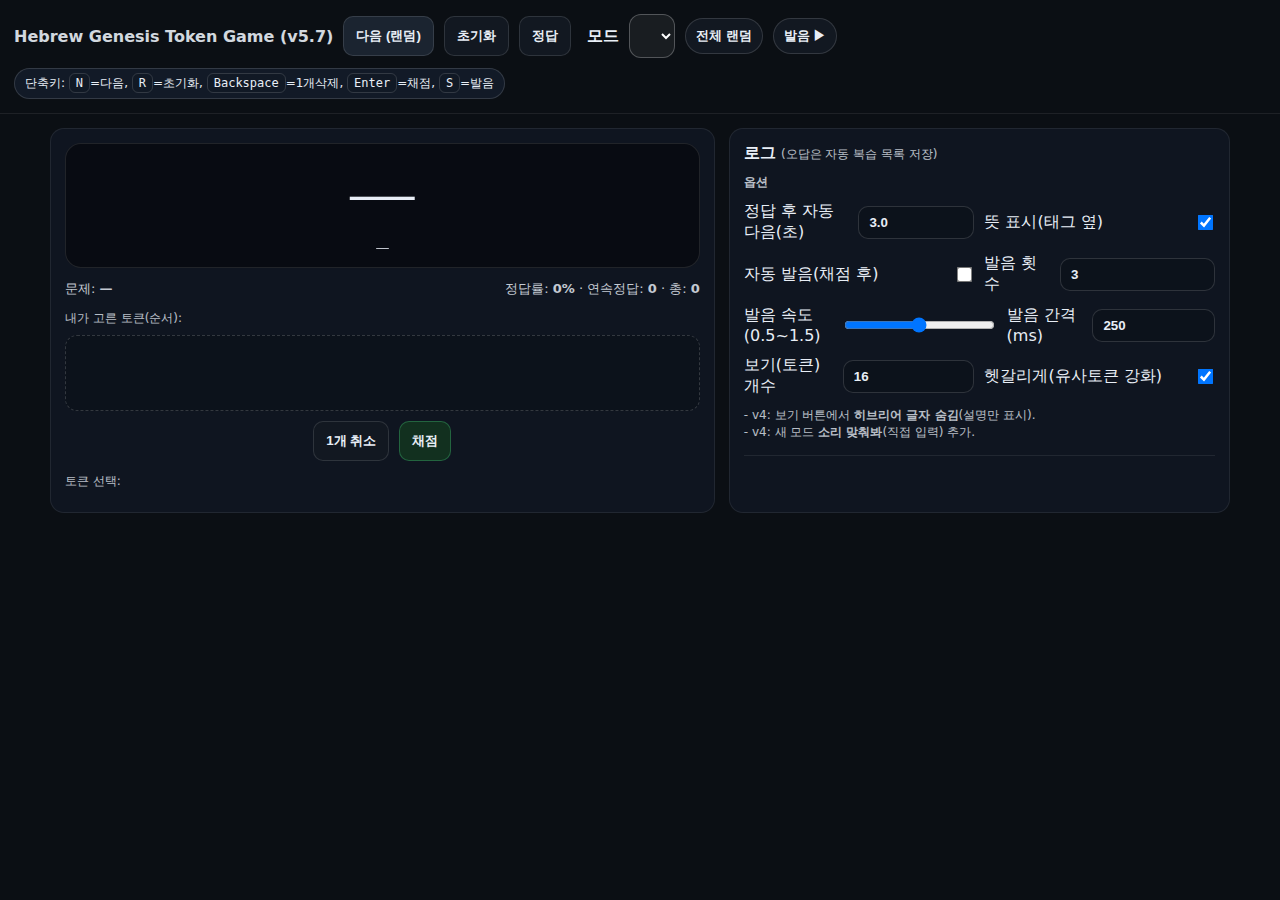
<file: hebrew_game_genesis_tokens_v5_26.html>
<!DOCTYPE html>

<html lang="ko">
<head><script>document.documentElement.setAttribute('data-js','on');</script>
<meta charset="utf-8"/>
<meta content="width=device-width,initial-scale=1,maximum-scale=1,viewport-fit=cover" name="viewport"/>
<title>Hebrew Genesis Token Game (v5.7)</title>
<style>
    :root { --pad: 14px; }
    body { font-family: system-ui, -apple-system, "Malgun Gothic", "Apple SD Gothic Neo", Arial, sans-serif; margin: 0; background:#0b0f14; color:#e8eef6; }
    header { padding: var(--pad); border-bottom: 1px solid rgba(255,255,255,.08); display:flex; gap:10px; flex-wrap:wrap; align-items:center; }
    header h1 { font-size: 16px; margin: 0; opacity:.9; }
    .btn { background:#1b2430; color:#e8eef6; border:1px solid rgba(255,255,255,.12); padding:10px 12px; border-radius:10px; cursor:pointer; font-weight:700; }
    .btn:hover { border-color: rgba(255,255,255,.25); }
    .btn:active { transform: translateY(1px); }
    .btn.secondary { background:#121821; font-weight:700; }
    .btn.good { background:#12301f; border-color: rgba(88,255,160,.25); }
    .btn.warn { background:#2b2513; border-color: rgba(255,210,120,.25); }
    .btn.pill { padding:8px 10px; border-radius:999px; font-size:13px; }
    .wrap { padding: var(--pad); display:grid; gap:14px; max-width: 1180px; margin: 0 auto; }
    .grid { display:grid; grid-template-columns: 1.25fr .75fr; gap:14px; }
    @media (max-width: 980px){ .grid{ grid-template-columns: 1fr; } }
    .card { background:#0f1520; border:1px solid rgba(255,255,255,.08); border-radius:14px; padding: var(--pad); }
    .hebrew { font-family: "SBL Hebrew", "Ezra SIL", "Taamey David CLM", "Noto Sans Hebrew", serif; font-size: 64px; line-height: 1.2; text-align:center; padding: 8px 0 2px; letter-spacing: .5px; }
    .sub { text-align:center; opacity:.82; margin-top:6px; font-size:14px; }
    .row { display:flex; gap:10px; flex-wrap:wrap; align-items:center; justify-content:center; margin-top: 10px; }
    .tokens { display:flex; gap:10px; flex-wrap:wrap; justify-content:center; }
    .token { font-size:14px; padding:10px 12px; border-radius:12px; background:#151d2a; border:1px solid rgba(255,255,255,.10); cursor:pointer; font-weight:650; color:#fff;}
    .token:hover { border-color: rgba(255,255,255,.22); }
    .answerBox { min-height: 54px; display:flex; gap:10px; flex-wrap:wrap; justify-content:center; align-items:center; padding:10px; border-radius:12px; background:#0c121b; border:1px dashed rgba(255,255,255,.16); }
    .chip { padding:8px 10px; border-radius:999px; background:#172233; border:1px solid rgba(255,255,255,.10); font-size:13px; }
    .meta { display:flex; gap:12px; flex-wrap:wrap; justify-content:space-between; align-items:center; margin-top:10px; opacity:.95; }
    .meta div { font-size:13px; opacity:.88; }
    .log { font-size: 13px; line-height: 1.5; opacity:.9; white-space:pre-wrap; }
    .small { font-size: 12px; opacity:.78; }
    .pill { padding:6px 10px; border-radius:999px; border:1px solid rgba(255,255,255,.14); background:#121a27; font-size:12px; }
    .kbd { font-family: ui-monospace, SFMono-Regular, Menlo, Consolas, monospace; font-size: 12px; padding: 2px 6px; border-radius: 6px; background:#111925; border:1px solid rgba(255,255,255,.14); }
    .settings { display:grid; gap:10px; margin-top:10px; }
    .settings .row2 { display:grid; grid-template-columns: 1fr 1fr; gap:10px; }
    @media (max-width: 980px){ .settings .row2{ grid-template-columns: 1fr; } }
    label { display:flex; gap:10px; align-items:center; justify-content:space-between; }
    input[type="number"], input[type="range"] {
      width: 140px; max-width: 45vw;
      background:#0c121b; color:#e8eef6;
      border:1px solid rgba(255,255,255,.14); border-radius:10px;
      padding:8px 10px; font-weight:650;
    }
    input[type="checkbox"]{ transform: scale(1.2); }
    .slot { display:inline-flex; align-items:center; justify-content:center; padding: 10px 12px; border-radius:12px; background:#0c121b; border:1px dashed rgba(255,255,255,.18); min-width: 110px; font-size:13px; }
    .slots { display:flex; gap:10px; flex-wrap:wrap; justify-content:center; }
    .typingWrap{ display:none; margin-top: 12px; }
    .typingRow{ display:flex; gap:10px; flex-wrap:wrap; justify-content:center; align-items:center; }
    .typingRow input{
      width: min(520px, 85vw);
      background:#0c121b; color:#e8eef6;
      border:1px solid rgba(255,255,255,.16); border-radius:12px;
      padding:12px 14px; font-w
  /* iOS 키보드로 입력칸 가려지는 문제 대응 */
  :root{ --kb: 0px; }
  body{
    padding-bottom: calc(env(safe-area-inset-bottom) + var(--kb));
  }
  #typingWrap, #typingInput{
    scroll-margin-bottom: 220px;
  }
  #typingInput{
    font-size: 18px;
    line-height: 1.2;
  }

eight:750; font-size:16px;
    }
  
    /* iOS 키보드에서도 '문제 단어'가 항상 보이도록 고정(Sticky) */
    .wordSticky{
      position: sticky;
      top: 10px;
      z-index: 30;
      background: rgba(8,10,16,.88);
      backdrop-filter: blur(8px);
      -webkit-backdrop-filter: blur(8px);
      border: 1px solid rgba(255,255,255,.10);
      border-radius: 16px;
      padding: 10px 12px 12px;
      margin: 0 0 12px;
    }
    .wordSticky .hebrew{ padding-top: 0; }
    .wordSticky .sub{ margin-top: 6px; }
    @media (max-height: 740px){
      #wordHeb{ font-size: 64px !important; line-height: 1.05 !important; }
    }
    @media (max-height: 660px){
      #wordHeb{ font-size: 56px !important; }
    }


/* v5.10 Android visibility fix */
.token, .token button, .token span {
  color: #ffffff !important;
  opacity: 1 !important;
}

.token {
  background: rgba(255,255,255,0.08) !important;
  border: 1px solid rgba(255,255,255,0.25) !important;
}


/* v5.15: dropdown mode + cube mode + android token contrast */
#btnMode{ display:none !important; }
.modeSelect{
  height:44px; padding:0 12px; border-radius:12px;
  border:1px solid rgba(255,255,255,.25);
  background: rgba(255,255,255,.06);
  color:#fff; font-size:16px; font-weight:800;
}
.modeSelect option{ color:#000; }
.token{ color:#fff !important; }
.cubeWrap{ display:none; margin-top:14px; }
.cubePanel{
  padding:12px; border-radius:16px;
  border:1px solid rgba(255,255,255,.14);
  background: rgba(255,255,255,.03);
}
.cubeLine{ display:flex; gap:10px; align-items:center; flex-wrap:wrap; justify-content:center; }
.cubeOut{
  flex:1; min-width:240px;
  font-size:30px; font-weight:900; letter-spacing:1px;
  padding:10px 12px; border-radius:14px;
  border:1px solid rgba(255,255,255,.18);
  background: rgba(0,0,0,.25);
  min-height:56px;
}
.cubeBtn{
  min-width:64px; height:64px;
  padding:0 14px; border-radius:16px;
  border:1px solid rgba(255,255,255,.22);
  background: rgba(255,255,255,.06);
  color:#fff; font-size:26px; font-weight:900;
  -webkit-tap-highlight-color: transparent;
  user-select:none;
}
.cubeBtn:active{ transform: translateY(1px); }
.cubeSmallBtn{
  height:56px; padding:0 14px; border-radius:14px;
  border:1px solid rgba(255,255,255,.22);
  background: rgba(255,255,255,.06);
  color:#fff; font-size:18px; font-weight:800;
}
.cubeRow{ display:flex; flex-wrap:wrap; gap:10px; justify-content:center; margin-top:10px; }
.cubeRow button{color:#fff;}
.cubeTitle{ margin-top:12px; text-align:center; font-weight:900; opacity:.9; }
@media (max-width: 420px){
  .cubeBtn{ min-width:58px; height:58px; font-size:24px; border-radius:15px; }
  .cubeOut{ font-size:28px; }
}


/* v5.23: jamo assemble mode UI */
.tokenGridJamo{display:flex;flex-direction:column;gap:10px;margin-top:8px}
.tokenSectionTitle{font-size:14px;opacity:.85;margin:6px 0 2px}
.tokenRow{display:flex;flex-wrap:wrap;gap:10px}
.tokenJamo{min-width:56px;min-height:56px;font-size:22px;font-weight:700;color:#fff !important}
.afterGradeBox{margin-top:10px;padding:10px;border:1px solid rgba(255,255,255,.12);border-radius:14px;background:rgba(255,255,255,.03)}
.afterGradeBox .mono{font-family:ui-monospace, SFMono-Regular, Menlo, Monaco, Consolas, "Liberation Mono", "Courier New", monospace}

</style>
<style>
#jsWarning{position:sticky;top:0;z-index:9999;padding:12px 14px;margin:0 0 12px 0;
background:#3a1f1f;color:#ffd7d7;border:1px solid #7a3a3a;border-radius:12px;font-size:14px;line-height:1.4}
html[data-js="on"] #jsWarning{display:none;}

.tokenBtn, .token, .tokenChoice, .tokBtn, button.token { color:#ffffff !important; }
</style></head>
<body><noscript>⚠️ JavaScript가 꺼져 있어 게임이 동작하지 않습니다. 브라우저 설정에서 JavaScript를 켜주세요.</noscript><div id="jsWarning">⚠️ JavaScript가 실행되지 않아 게임이 동작하지 않습니다. Android에서 다운로드 파일(content://...)로 열면 JS가 차단되는 경우가 있습니다. Chrome에서 https(깃허브 페이지)로 열거나, '자바스크립트 허용'이 켜져 있는지 확인하세요.</div>
<header>
<h1>Hebrew Genesis Token Game (v5.7)</h1>
<button class="btn" id="btnNext">다음 (랜덤)</button>
<button class="btn secondary" id="btnReset">초기화</button>
<button class="btn secondary" id="btnReveal">정답</button>
<button class="btn pill warn" id="btnMode">모드: 분해</button>
<span style="font-weight:900; margin-left:6px;">모드</span>
<select aria-label="모드 선택" class="modeSelect" id="modeSelect"></select>
<button class="btn pill secondary" id="btnReview">전체 랜덤</button>
<button class="btn pill secondary" id="btnSpeak">발음 ▶</button>
<span class="pill">
    단축키:
    <span class="kbd">N</span>=다음,
    <span class="kbd">R</span>=초기화,
    <span class="kbd">Backspace</span>=1개삭제,
    <span class="kbd">Enter</span>=채점,
    <span class="kbd">S</span>=발음
  </span>
</header>
<div class="wrap">
<div class="grid">
<div class="card">
<div class="wordSticky" id="wordSticky">
<div class="hebrew" id="wordHeb">—</div>
<div class="sub" id="wordHint">—</div>
</div>
<div class="meta">
<div>
          문제: <b id="wordId">—</b>
<span class="small" id="wordTags"></span>
</div>
<div>
          정답률: <b id="acc">0%</b> · 연속정답: <b id="streak">0</b> · 총: <b id="tot">0</b>
</div>
</div>
<div id="buildWrap" style="margin-top:12px;">
<div class="small" style="margin-bottom:8px;">내가 고른 토큰(순서):</div>
<div class="answerBox" id="answerBox"></div>
</div>
<div id="blankSlotsWrap" style="margin-top:12px; display:none;">
<div class="small" style="margin-bottom:8px;">빈칸 채우기(슬롯):</div>
<div class="slots" id="blankSlots"></div>
</div>
<div class="typingWrap" id="typingWrap">
<div class="typingRow">
<div class="pill">소리를 직접 입력 (예: 키-토브 / 바예히 / 하마임)</div>
<!-- v5.15: Cube Mode -->
<div class="cubeWrap" id="cubeWrap">
<div class="cubePanel">
<div class="cubeLine">
<div class="cubeOut" id="cubeOut"></div>
<button class="cubeSmallBtn" id="cubeBackBtn">⌫ 1개</button>
<button class="cubeSmallBtn" id="cubeClearBtn">🧹 초기화</button>
<button class="cubeSmallBtn" id="cubeGradeBtn">✅ 채점</button>
</div>
</div>
<div class="cubeTitle">자음</div>
<div class="cubeRow" id="cubeConsRow"></div>
<div class="cubeTitle">모음</div>
<div class="cubeRow" id="cubeVowelRow"></div>
</div>
</div>
<div class="typingRow" style="margin-top:10px;">
<input autocapitalize="off" autocomplete="off" id="typingInput" placeholder="예: 바요메르" spellcheck="false"/>
</div>
<!-- v5.9: 채점 후 표시 패널 -->
<div id="postGradePanel" style="display:none; margin-top:12px; padding:12px; border:1px solid rgba(255,255,255,.14); border-radius:12px; background:rgba(255,255,255,.03);">
<div style="margin-bottom:6px;"><b>정답 발음</b>: <span id="pg-pron"></span></div>
<div style="margin-bottom:6px;"><b>자음분해</b>: <span id="pg-cons"></span></div>
<div style="margin-bottom:6px;"><b>뜻</b>: <span id="pg-meaning"></span></div>
<div><b>어근</b>: <span id="pg-root"></span></div>
</div>
</div>
<div class="row" style="margin-top:10px;">
<button class="btn secondary" id="btnUndo">1개 취소</button>
<button class="btn good" id="btnCheck">채점</button>
</div>
<div id="tokenWrap" style="margin-top:12px;">
<div class="small" style="margin-bottom:8px;">토큰 선택:</div>
<div class="tokens" id="tokenPool"></div>
</div>
</div>
<div class="card">
<div style="display:flex; justify-content:space-between; align-items:center; gap:10px;">
<div><b>로그</b> <span class="small">(오답은 자동 복습 목록 저장)</span></div>
</div>
<div class="settings">
<div class="small"><b>옵션</b></div>
<div class="row2">
<label>정답 후 자동 다음(초)
            <input id="optNextDelay" max="10" min="0" step="0.2" type="number" value="3.0"/>
</label>
<label>뜻 표시(태그 옆)
            <input checked="" id="optShowGloss" type="checkbox"/>
</label>
</div>
<div class="row2">
<label>자동 발음(채점 후)
            <input id="optAutoSpeak" type="checkbox"/>
</label>
<label>발음 횟수
            <input id="optSpeakRepeat" max="5" min="1" step="1" type="number" value="3"/>
</label>
</div>
<div class="row2">
<label>발음 속도(0.5~1.5)
            <input id="optSpeakRate" max="1.5" min="0.5" step="0.05" type="range" value="1.0"/>
</label>
<label>발음 간격(ms)
            <input id="optSpeakGap" max="2000" min="0" step="50" type="number" value="250"/>
</label>
</div>
<div class="row2">
<label>보기(토큰) 개수
            <input id="optChoiceCount" max="24" min="10" step="1" type="number" value="16"/>
</label>
<label>헷갈리게(유사토큰 강화)
            <input checked="" id="optSpicy" type="checkbox"/>
</label>
</div>
<div class="small">
          - v4: 보기 버튼에서 <b>히브리어 글자 숨김</b>(설명만 표시).<br/>
          - v4: 새 모드 <b>소리 맞춰봐</b>(직접 입력) 추가.
        </div>
</div>
<hr style="border:none; border-top:1px solid rgba(255,255,255,.08); margin: 14px 0;"/>
<div class="log" id="log"></div>
</div>
</div>
</div>
<script>
const WORDS = [
  { id:"gen1_02_ruach", ref:"창 1:2", heb:"רוּחַ", gloss:"영/바람", tags:["슈룩","푸르티브 파타흐"],
    reading:["루아흐"],
    answer:[ {label:"레쉬", heb:"ר"}, {label:"바브+슈룩", heb:"וּ"}, {label:"헤트+파타흐", heb:"חַ"} ] },

  { id:"gen1_02_elohim", ref:"창 1:2", heb:"אֱלֹהִים", gloss:"하나님", tags:["하타프세골","홀람","히리크말레"],
    reading:["엘로힘"],
    answer:[ {label:"알레프+하타프세골", heb:"אֱ"}, {label:"라메드+홀람", heb:"לֹ"}, {label:"헤이+히리크", heb:"הִ"}, {label:"요드+멤소핏", heb:"ים"} ] },

  { id:"gen1_02_al_pnei", ref:"창 1:2", heb:"עַל־פְּנֵי", gloss:"~위에/표면 위에", tags:["마케프","다게쉬","체레"],
    reading:["알-프네"],
    answer:[ {label:"아인+파타흐+라메드", heb:"עַל"}, {label:"마케프", heb:"־"}, {label:"페+다게쉬+쉐바", heb:"פְּ"}, {label:"눈+체레+요드", heb:"נֵי"} ] },

  { id:"gen1_02_hamayim", ref:"창 1:2", heb:"הַמָּיִם", gloss:"그 물들", tags:["정관사","다게쉬","히리크말레"],
    reading:["하마임"],
    answer:[ {label:"헤이+파타흐", heb:"הַ"}, {label:"멤+다게쉬+카맛츠", heb:"מָּ"}, {label:"요드+히리크말레+멤소핏", heb:"יִם"} ] },

  { id:"gen1_03_vayomer", ref:"창 1:3", heb:"וַיֹּאמֶר", gloss:"그리고 말했다", tags:["서사형","홀람","다게쉬"],
    reading:["바요메르"],
    answer:[ {label:"바브+파타흐", heb:"וַ"}, {label:"요드+다게쉬+홀람", heb:"יֹּ"}, {label:"알레프", heb:"א"}, {label:"멤+세골", heb:"מֶ"}, {label:"레쉬", heb:"ר"} ] },

  { id:"gen1_03_yehi", ref:"창 1:3", heb:"יְהִי", gloss:"있어라/되라", tags:["쉐바","히리크말레"],
    reading:["예히"],
    answer:[ {label:"요드+쉐바", heb:"יְ"}, {label:"헤이+히리크", heb:"הִ"}, {label:"요드", heb:"י"} ] },

  { id:"gen1_03_or", ref:"창 1:3", heb:"אוֹר", gloss:"빛", tags:["홀람말레"],
    reading:["오르"],
    answer:[ {label:"알레프", heb:"א"}, {label:"바브+홀람말레", heb:"וֹ"}, {label:"레쉬", heb:"ר"} ] },

  { id:"gen1_04_et", ref:"창 1:4", heb:"אֶת־", gloss:"(목적격 표지)", tags:["마케프","세골"],
    reading:["에트"],
    answer:[ {label:"알레프+세골", heb:"אֶ"}, {label:"타브", heb:"ת"}, {label:"마케프", heb:"־"} ] },

  { id:"gen1_04_haor", ref:"창 1:4", heb:"הָאוֹר", gloss:"그 빛", tags:["정관사","홀람말레"],
    reading:["하오르"],
    answer:[ {label:"헤이+카맛츠", heb:"הָ"}, {label:"알레프", heb:"א"}, {label:"바브+홀람말레", heb:"וֹ"}, {label:"레쉬", heb:"ר"} ] },

  { id:"gen1_04_ki_tov", ref:"창 1:4", heb:"כִּי־טוֹב", gloss:"~이 좋다/좋음을", tags:["다게쉬","마케프","히리크말레","홀람말레"],
    reading:["키-토브"],
    answer:[ {label:"카프+다게쉬+히리크", heb:"כִּ"}, {label:"요드", heb:"י"}, {label:"마케프", heb:"־"}, {label:"테트", heb:"ט"}, {label:"바브+홀람말레", heb:"וֹ"}, {label:"베트", heb:"ב"} ] },

  { id:"gen1_04_vayavdel", ref:"창 1:4", heb:"וַיַּבְדֵּל", gloss:"그리고 구별했다", tags:["서사형","다게쉬","체레"],
    reading:["바야브델"],
    answer:[ {label:"바브+파타흐", heb:"וַ"}, {label:"요드+다게쉬+파타흐", heb:"יַּ"}, {label:"베트+쉐바", heb:"בְ"}, {label:"달레트+다게쉬+체레", heb:"דֵּ"}, {label:"라메드", heb:"ל"} ] },
  // --- Added: Genesis 1:1 + 1:5~1:10 (v5.2) ---
  { id:"gen1_01_bereshit", ref:"창 1:1", heb:"בְּרֵאשִׁית", gloss:"태초에/시작에", tags:["다게쉬","쉐바","체레","히리크"],
    reading:["브레시트"],
    answer:[ {label:"베트+다게쉬+쉐바", heb:"בְּ"}, {label:"레쉬+체레", heb:"רֵ"}, {label:"알레프", heb:"א"}, {label:"쉰+히리크", heb:"שִׁ"}, {label:"요드", heb:"י"}, {label:"타브", heb:"ת"} ] },

  { id:"gen1_01_bara", ref:"창 1:1", heb:"בָּרָא", gloss:"창조했다/지었다", tags:["다게쉬","카맛츠"],
    reading:["바라"],
    answer:[ {label:"베트+다게쉬+카맛츠", heb:"בָּ"}, {label:"레쉬+카맛츠", heb:"רָ"}, {label:"알레프", heb:"א"} ] },

  { id:"gen1_01_et", ref:"창 1:1", heb:"אֵת", gloss:"(목적격 표지)", tags:["체레"],
    reading:["에트"],
    answer:[ {label:"알레프+체레", heb:"אֵ"}, {label:"타브", heb:"ת"} ] },

  { id:"gen1_01_hashamayim", ref:"창 1:1", heb:"הַשָּׁמַיִם", gloss:"그 하늘들", tags:["정관사","다게쉬","파타흐","히리크"],
    reading:["하샤마임"],
    answer:[ {label:"헤이+파타흐", heb:"הַ"}, {label:"쉰+다게쉬+카맛츠카탄", heb:"שָּׁ"}, {label:"멤+파타흐", heb:"מַ"}, {label:"요드+히리크", heb:"יִ"}, {label:"멤소핏", heb:"ם"} ] },

  { id:"gen1_01_veet", ref:"창 1:1", heb:"וְאֵת", gloss:"그리고 (목적격 표지)", tags:["쉐바","체레"],
    reading:["브에트"],
    answer:[ {label:"바브+쉐바", heb:"וְ"}, {label:"알레프+체레", heb:"אֵ"}, {label:"타브", heb:"ת"} ] },

  { id:"gen1_01_haaretz", ref:"창 1:1", heb:"הָאָרֶץ", gloss:"그 땅", tags:["정관사","카맛츠","세골"],
    reading:["하아레츠"],
    answer:[ {label:"헤이+카맛츠", heb:"הָ"}, {label:"알레프+카맛츠", heb:"אָ"}, {label:"레쉬+세골", heb:"רֶ"}, {label:"차디소핏", heb:"ץ"} ] },

  { id:"gen1_05_vayikra", ref:"창 1:5", heb:"וַיִּקְרָא", gloss:"그리고 불렀다", tags:["서사형","다게쉬","파타흐","쉐바","카맛츠"],
    reading:["바이크라"],
    answer:[ {label:"바브+파타흐", heb:"וַ"}, {label:"요드+다게쉬+히리크", heb:"יִּ"}, {label:"코프+쉐바", heb:"קְ"}, {label:"레쉬+카맛츠", heb:"רָ"}, {label:"알레프", heb:"א"} ] },

  { id:"gen1_05_laor", ref:"창 1:5", heb:"לָאוֹר", gloss:"빛에게/빛을", tags:["카맛츠","홀람말레"],
    reading:["라오르"],
    answer:[ {label:"라메드+카맛츠", heb:"לָ"}, {label:"알레프", heb:"א"}, {label:"바브+홀람말레", heb:"וֹ"}, {label:"레쉬", heb:"ר"} ] },

  { id:"gen1_05_yom", ref:"창 1:5", heb:"יוֹם", gloss:"날/낮", tags:["홀람말레"],
    reading:["욤"],
    answer:[ {label:"요드", heb:"י"}, {label:"바브+홀람말레", heb:"וֹ"}, {label:"멤소핏", heb:"ם"} ] },

  { id:"gen1_05_velachoshekh", ref:"창 1:5", heb:"וְלַחֹשֶׁךְ", gloss:"그리고 어둠에게", tags:["쉐바","파타흐","홀람","세골"],
    reading:["블라호셰크"],
    answer:[ {label:"바브+쉐바", heb:"וְ"}, {label:"라메드+파타흐", heb:"לַ"}, {label:"헤트+홀람", heb:"חֹ"}, {label:"쉰+세골", heb:"שֶׁ"}, {label:"카프소핏+쉐바", heb:"ךְ"} ] },

  { id:"gen1_05_kara", ref:"창 1:5", heb:"קָרָא", gloss:"불렀다", tags:["카맛츠"],
    reading:["카라"],
    answer:[ {label:"코프+카맛츠", heb:"קָ"}, {label:"레쉬+카맛츠", heb:"רָ"}, {label:"알레프", heb:"א"} ] },

  { id:"gen1_05_layla", ref:"창 1:5", heb:"לָיְלָה", gloss:"밤", tags:["카맛츠","쉐바"],
    reading:["라일라"],
    answer:[ {label:"라메드+카맛츠", heb:"לָ"}, {label:"요드+쉐바", heb:"יְ"}, {label:"라메드+카맛츠", heb:"לָ"}, {label:"헤이", heb:"ה"} ] },

  { id:"gen1_05_erev", ref:"창 1:5", heb:"עֶרֶב", gloss:"저녁", tags:["세골"],
    reading:["에레브"],
    answer:[ {label:"아인+세골", heb:"עֶ"}, {label:"레쉬+세골", heb:"רֶ"}, {label:"베트", heb:"ב"} ] },

  { id:"gen1_05_boker", ref:"창 1:5", heb:"בֹקֶר", gloss:"아침", tags:["홀람","세골"],
    reading:["보케르"],
    answer:[ {label:"베트+홀람", heb:"בֹ"}, {label:"코프+세골", heb:"קֶ"}, {label:"레쉬", heb:"ר"} ] },

  { id:"gen1_05_echad", ref:"창 1:5", heb:"אֶחָד", gloss:"하나/첫째", tags:["세골","카맛츠"],
    reading:["에하드"],
    answer:[ {label:"알레프+세골", heb:"אֶ"}, {label:"헤트+카맛츠", heb:"חָ"}, {label:"달레트", heb:"ד"} ] },

  { id:"gen1_06_rakia", ref:"창 1:6", heb:"רָקִיעַ", gloss:"궁창", tags:["카맛츠","히리크","파타흐"],
    reading:["라키아"],
    answer:[ {label:"레쉬+카맛츠", heb:"רָ"}, {label:"코프+히리크", heb:"קִ"}, {label:"요드", heb:"י"}, {label:"아인+파타흐", heb:"עַ"} ] },

  { id:"gen1_06_betokh", ref:"창 1:6", heb:"בְּתוֹךְ", gloss:"~가운데에", tags:["다게쉬","쉐바","홀람","쉐바"],
    reading:["브토흐"],
    answer:[ {label:"베트+다게쉬+쉐바", heb:"בְּ"}, {label:"타브+홀람", heb:"תֹו"}, {label:"카프소핏+쉐바", heb:"ךְ"} ] },

  { id:"gen1_06_mavdil", ref:"창 1:6", heb:"מַבְדִּיל", gloss:"나누는/구별하는", tags:["파타흐","쉐바","다게쉬","히리크"],
    reading:["마브딜"],
    answer:[ {label:"멤+파타흐", heb:"מַ"}, {label:"베트+쉐바", heb:"בְ"}, {label:"달레트+다게쉬+히리크", heb:"דִּ"}, {label:"요드", heb:"י"}, {label:"라메드", heb:"ל"} ] },

  { id:"gen1_06_bein", ref:"창 1:6", heb:"בֵּין", gloss:"~사이에", tags:["다게쉬","체레"],
    reading:["베인"],
    answer:[ {label:"베트+다게쉬+체레", heb:"בֵּ"}, {label:"요드", heb:"י"}, {label:"눈", heb:"ן"} ] },

  { id:"gen1_06_lamayim", ref:"창 1:6", heb:"לָמָיִם", gloss:"물들에게/물들을", tags:["카맛츠","히리크"],
    reading:["라마임"],
    answer:[ {label:"라메드+카맛츠", heb:"לָ"}, {label:"멤+카맛츠", heb:"מָ"}, {label:"요드+히리크", heb:"יִ"}, {label:"멤소핏", heb:"ם"} ] },

  { id:"gen1_07_vayaas", ref:"창 1:7", heb:"וַיַּעַשׂ", gloss:"그리고 만들었다", tags:["서사형","다게쉬","파타흐"],
    reading:["바야아스"],
    answer:[ {label:"바브+파타흐", heb:"וַ"}, {label:"요드+다게쉬+파타흐", heb:"יַּ"}, {label:"아인+파타흐", heb:"עַ"}, {label:"씬", heb:"שׂ"} ] },

  { id:"gen1_07_et_harakia", ref:"창 1:7", heb:"אֶת־הָרָקִיעַ", gloss:"(목적격) 그 궁창을", tags:["마케프","정관사"],
    reading:["에트-하라키아"],
    answer:[ {label:"알레프+세골+타브", heb:"אֶת"}, {label:"마케프", heb:"־"}, {label:"헤이+카맛츠", heb:"הָ"}, {label:"레쉬+카맛츠", heb:"רָ"}, {label:"코프+히리크", heb:"קִ"}, {label:"요드", heb:"י"}, {label:"아인+파타흐", heb:"עַ"} ] },

  { id:"gen1_07_asher", ref:"창 1:7", heb:"אֲשֶׁר", gloss:"~하는/있는", tags:["하타프파타흐","세골"],
    reading:["아셰르"],
    answer:[ {label:"알레프+하타프파타흐", heb:"אֲ"}, {label:"쉰+세골", heb:"שֶׁ"}, {label:"레쉬", heb:"ר"} ] },

  { id:"gen1_07_mitachat", ref:"창 1:7", heb:"מִתַּחַת", gloss:"~아래에", tags:["히리크","다게쉬","파타흐"],
    reading:["미타하트"],
    answer:[ {label:"멤+히리크", heb:"מִ"}, {label:"타브+다게쉬+파타흐", heb:"תַּ"}, {label:"헤트+파타흐", heb:"חַ"}, {label:"타브", heb:"ת"} ] },

  { id:"gen1_07_meal", ref:"창 1:7", heb:"מֵעַל", gloss:"~위에", tags:["체레","파타흐"],
    reading:["메알"],
    answer:[ {label:"멤+체레", heb:"מֵ"}, {label:"아인+파타흐", heb:"עַ"}, {label:"라메드", heb:"ל"} ] },

  { id:"gen1_07_ken", ref:"창 1:7", heb:"כֵּן", gloss:"그렇게", tags:["다게쉬","체레"],
    reading:["켄"],
    answer:[ {label:"카프+다게쉬+체레", heb:"כֵּ"}, {label:"눈", heb:"ן"} ] },

  { id:"gen1_08_shamayim", ref:"창 1:8", heb:"שָׁמָיִם", gloss:"하늘들", tags:["다게쉬","카맛츠","히리크"],
    reading:["샤마임"],
    answer:[ {label:"쉰+다게쉬+카맛츠카탄", heb:"שָׁ"}, {label:"멤+카맛츠", heb:"מָ"}, {label:"요드+히리크", heb:"יִ"}, {label:"멤소핏", heb:"ם"} ] },

  { id:"gen1_08_sheni", ref:"창 1:8", heb:"שֵׁנִי", gloss:"둘째", tags:["체레","히리크"],
    reading:["셰니"],
    answer:[ {label:"쉰+체레", heb:"שֵׁ"}, {label:"눈+히리크", heb:"נִ"}, {label:"요드", heb:"י"} ] },

  { id:"gen1_09_yikkavu", ref:"창 1:9", heb:"יִקָּווּ", gloss:"모여라/모이게 하라", tags:["다게쉬","카맛츠","슈룩"],
    reading:["이까부"],
    answer:[ {label:"요드+히리크", heb:"יִ"}, {label:"코프+다게쉬+카맛츠", heb:"קָּ"}, {label:"바브+슈룩", heb:"וּ"} ] },

  { id:"gen1_09_elmqom", ref:"창 1:9", heb:"אֶל־מָקוֹם", gloss:"~곳으로", tags:["마케프","세골","홀람"],
    reading:["엘-마콤"],
    answer:[ {label:"알레프+세골+라메드", heb:"אֶל"}, {label:"마케프", heb:"־"}, {label:"멤+카맛츠", heb:"מָ"}, {label:"코프+홀람", heb:"קֹו"}, {label:"멤소핏", heb:"ם"} ] },

  { id:"gen1_09_terae", ref:"창 1:9", heb:"וְתֵרָאֶה", gloss:"보이게 되다", tags:["체레","카맛츠","세골"],
    reading:["브테라에"],
    answer:[ {label:"바브+쉐바", heb:"וְ"}, {label:"타브+체레", heb:"תֵ"}, {label:"레쉬+카맛츠", heb:"רָ"}, {label:"알레프+세골", heb:"אֶ"}, {label:"헤이", heb:"ה"} ] },

  { id:"gen1_09_hayabashah", ref:"창 1:9", heb:"הַיַּבָּשָׁה", gloss:"마른 땅", tags:["정관사","다게쉬","카맛츠"],
    reading:["하야바샤"],
    answer:[ {label:"헤이+파타흐", heb:"הַ"}, {label:"요드+다게쉬+파타흐", heb:"יַּ"}, {label:"베트+다게쉬+카맛츠", heb:"בָּ"}, {label:"쉰+카맛츠카탄", heb:"שָׁ"}, {label:"헤이", heb:"ה"} ] },

  { id:"gen1_10_layabashah", ref:"창 1:10", heb:"לַיַּבָּשָׁה", gloss:"마른 땅에게", tags:["전치사","다게쉬"],
    reading:["라야바샤"],
    answer:[ {label:"라메드+파타흐", heb:"לַ"}, {label:"요드+다게쉬+파타흐", heb:"יַּ"}, {label:"베트+다게쉬+카맛츠", heb:"בָּ"}, {label:"쉰+카맛츠카탄", heb:"שָׁ"}, {label:"헤이", heb:"ה"} ] },

  { id:"gen1_10_eretz", ref:"창 1:10", heb:"אֶרֶץ", gloss:"땅", tags:["세골"],
    reading:["에레츠"],
    answer:[ {label:"알레프+세골", heb:"אֶ"}, {label:"레쉬+세골", heb:"רֶ"}, {label:"차디소핏", heb:"ץ"} ] },

  { id:"gen1_10_ulmiqveh", ref:"창 1:10", heb:"וּלְמִקְוֵה", gloss:"그리고 모임/모인 곳에", tags:["슈룩","쉐바","히리크","체레"],
    reading:["울미크베"],
    answer:[ {label:"바브+슈룩", heb:"וּ"}, {label:"라메드+쉐바", heb:"לְ"}, {label:"멤+히리크", heb:"מִ"}, {label:"코프+쉐바", heb:"קְ"}, {label:"바브+체레", heb:"וֵ"}, {label:"헤이", heb:"ה"} ] },

  { id:"gen1_10_yamim", ref:"창 1:10", heb:"יַמִּים", gloss:"바다들", tags:["다게쉬","히리크말레"],
    reading:["야밈"],
    answer:[ {label:"요드+파타흐", heb:"יַ"}, {label:"멤+다게쉬+히리크", heb:"מִּ"}, {label:"요드+멤소핏", heb:"ים"} ] },

  { id:"gen1_10_vayar", ref:"창 1:10", heb:"וַיַּרְא", gloss:"그리고 보았다", tags:["서사형","다게쉬","쉐바"],
    reading:["바야르"],
    answer:[ {label:"바브+파타흐", heb:"וַ"}, {label:"요드+다게쉬+파타흐", heb:"יַּ"}, {label:"레쉬+쉐바", heb:"רְ"}, {label:"알레프", heb:"א"} ] },

];

const MODES = [
  { id: 0, name: "분해",      hint: "단어를 보고 토큰을 정답 순서대로 조립" },
  { id: 1, name: "니쿳",      hint: "자음 스켈레톤(니쿳 제거)을 보고 니쿳 포함 토큰으로 완성" },
  { id: 2, name: "빈칸",      hint: "빈칸(□)을 보고 정답 토큰으로 완성" },
  { id: 3, name: "소리 맞춰봐", hint: "단어(완전체)를 보고 발음을 직접 입력 (채점 후에만 발음)" },
  { id: 6, name: "큐브",      hint: "자음/모음 버튼으로 발음을 조립해서 채점" },
];

function modeInfo(id){
  const m = MODES.find(x => x.id === id);
  return m || { id, name: "모드", hint: "" };
}


// ===== v5.9 (Sound mode UX fixes) =====
function hidePostGrade(){
  const p = document.getElementById("postGradePanel");
  if(p) p.style.display = "none";
}

  // v5.23: mode 6 (자모조립) uses token-assemble UI with jamo tokens
  if(mode === 6){
    try{ $("typingWrap").style.display = "none"; }catch(e){}
    try{ $("afterGradeBox").style.display = "none"; }catch(e){}
    try{ $("btnUndo").style.display = "inline-flex"; }catch(e){}
    try{ $("btnGrade").style.display = "inline-flex"; }catch(e){}
    try{ $("pickedWrap").style.display = "block"; }catch(e){}
    try{ $("tokenWrap").style.display = "block"; }catch(e){}
    try{ renderJamoTokens(); }catch(e){ log("⚠️ 자모 토큰 렌더 실패"); }
  }

function showPostGrade(){
  const p = document.getElementById("postGradePanel");
  if(!p || !current) return;
  p.style.display = "block";

  // 정답 발음
  const pron = (current.reading && current.reading.length) ? current.reading.join(" / ") : "—";
  document.getElementById("pg-pron").textContent = pron;

  // 자음분해(니쿳 제거)
  const cons = stripNiqqud(current.heb).replace(/־/g,"-");
  document.getElementById("pg-cons").textContent = cons || "—";

  // 뜻
  document.getElementById("pg-meaning").textContent = current.gloss || "—";

  // 어근/계열 (있는 것만)
  const rootInfo = ROOT_INFO[current.id] || ROOT_INFO[current.heb] || null;
  document.getElementById("pg-root").textContent = rootInfo ? rootInfo : "—";
}

// 최소 어근 DB (필요하면 계속 추가)
const ROOT_INFO = {
  "gen1_03_vayomer": "아마르 계열 (אמר) - 말하다/말했다",
  "gen1_01_bara": "바라 계열 (ברא) - 창조하다",
  "gen1_01_hashemayim": "샤마임 (שׁמים) - 하늘(복수형)",
  "gen1_02_hayta": "하야 계열 (היה) - 있었다/되었다(상태)",
  "gen1_03_vayehi": "하야 계열 (היה) - 있었다/되었다(등장/전환)",
};


function stripNiqqud(s){
  return s.replace(/[\u0591-\u05BD\u05BF\u05C1-\u05C2\u05C4-\u05C7]/g, "");
}

const TOKEN_BANK = (() => {
  const out = [];
  for(const w of WORDS){
    for(const t of w.answer) out.push({label:t.label, heb:t.heb});
  }
  return out;
})();

const SPICY_DECOYS = [
  {label:"헤이+파타흐", heb:"הַ"},
  {label:"헤이+카맛츠", heb:"הָ"},
  {label:"바브+파타흐", heb:"וַ"},
  {label:"바브+카맛츠", heb:"וָ"},
  {label:"베트+쉐바", heb:"בְ"},
  {label:"베트+다게쉬+쉐바", heb:"בְּ"},
  {label:"페+쉐바", heb:"פְ"},
  {label:"페+다게쉬+쉐바", heb:"פְּ"},
  {label:"요드+쉐바", heb:"יְ"},
  {label:"요드+히리크", heb:"יִ"},
  {label:"알레프+세골", heb:"אֶ"},
  {label:"알레프+카맛츠", heb:"אָ"},
  {label:"바브+홀람말레", heb:"וֹ"},
  {label:"바브+슈룩", heb:"וּ"},
  {label:"마케프", heb:"־"}
];

function shuffle(arr){
  const a = arr.slice();
  for(let i=a.length-1;i>0;i--){
    const j = Math.floor(Math.random()*(i+1));
    [a[i],a[j]] = [a[j],a[i]];
  }
  return a;
}
function uniq(tokens){
  const seen = new Set();
  const out = [];
  for(const t of tokens){
    const k = t.heb + "|" + t.label;
    if(seen.has(k)) continue;
    seen.add(k);
    out.push(t);
  }
  return out;
}
function keyOf(t){ return t.heb + "|" + t.label; }

let mode = 0;
let revealed = false; // (mode 3) 채점 후 힌트/뜻/분해 표시

let current = null;
let picks = [];
let blankPlan = null;
let useReviewOnly = false;
let stats = { total:0, correct:0, streak:0 };
const reviewSet = new Set();

const $ = (id) => document.getElementById(id);
const elWordHeb = $("wordHeb");
const elWordHint = $("wordHint");
const elWordId = $("wordId");
const elWordTags = $("wordTags");
const elAnswerBox = $("answerBox");
const elTokenPool = $("tokenPool");
const elLog = $("log");
const elAcc = $("acc");
const elStreak = $("streak");
const elTot = $("tot");
const elBlankSlotsWrap = $("blankSlotsWrap");
const elBlankSlots = $("blankSlots");
const elTypingWrap = $("typingWrap");
let elTypingInput = $("typingInput");

function hardResetTypingInput(){
  if(!elTypingInput) return;
  try{
    // 1) clear value
    elTypingInput.value = "";
    // 2) break IME composition by blur + clone replace
    const parent = elTypingInput.parentNode;
    if(parent){
      elTypingInput.blur();
      const clone = elTypingInput.cloneNode(true);
      clone.value = "";
      parent.replaceChild(clone, elTypingInput);
      elTypingInput = clone; // rebind
    }
    // 3) ensure completely empty after browser tick
    setTimeout(() => {
      try{
        elTypingInput.value = "";
        elTypingInput.focus();
        if(elTypingInput.setSelectionRange) elTypingInput.setSelectionRange(0,0);
      }catch(_){}
    }, 0);
  }catch(_){}

function ensureWordStickyVisible(){
  const box = $("wordSticky");
  if(!box) return;
  // bring the sticky box to top (so big Hebrew word never gets cut off)
  try{
    box.scrollIntoView({ block: "start", inline: "nearest", behavior: "auto" });
    const header = document.querySelector("header");
    const hh = header ? header.getBoundingClientRect().height : 0;
    // small offset so it's not hidden under header/safe-area
    window.scrollBy(0, -(hh + 10));
  }catch(_){}
}
}
const elTokenWrap = $("tokenWrap");
const elBuildWrap = $("buildWrap");

function getOpt(){
  return {
    nextDelay: Math.max(0, Math.min(10, parseFloat($("optNextDelay").value || "0"))),
    showGloss: $("optShowGloss").checked,
    autoSpeak: $("optAutoSpeak").checked,
    speakRepeat: Math.max(1, Math.min(5, parseInt($("optSpeakRepeat").value || "1", 10))),
    speakRate: Math.max(0.5, Math.min(1.5, parseFloat($("optSpeakRate").value || "1"))),
    speakGap: Math.max(0, Math.min(2000, parseInt($("optSpeakGap").value || "0", 10))),
    choiceCount: Math.max(10, Math.min(24, parseInt($("optChoiceCount").value || "16", 10))),
    spicy: $("optSpicy").checked,
  };
}

function logLine(s){
  const now = new Date();
  const ts = now.toLocaleTimeString([], {hour:"2-digit", minute:"2-digit", second:"2-digit"});
  elLog.textContent = `[${ts}] ${s}\n` + elLog.textContent;
}

function buildPool(word, forcedTokens){
  const opt = getOpt();
  const forced = forcedTokens ? forcedTokens.slice() : [];
  const forcedKeys = new Set(forced.map(keyOf));

  const answer = uniq(word.answer.slice());
  const answerKeys = new Set(answer.map(keyOf));

  const other = TOKEN_BANK.filter(t => !answerKeys.has(keyOf(t)) && !forcedKeys.has(keyOf(t)));
  const spicyPick = opt.spicy ? shuffle(SPICY_DECOYS.filter(t => !forcedKeys.has(keyOf(t)))).slice(0, 10) : [];

  let pool = uniq(forced.concat(answer)).slice();
  const target = Math.max(opt.choiceCount, pool.length, forced.length);
  const remain = target - pool.length;

  const filler = uniq(shuffle(other).concat(shuffle(spicyPick)));
  pool = uniq(pool.concat(filler)).slice(0, target);

  const poolKeys = new Set(pool.map(keyOf));
  for(const t of forced){
    if(!poolKeys.has(keyOf(t))){
      for(let i=pool.length-1;i>=0;i--){
        const k = keyOf(pool[i]);
        if(!forcedKeys.has(k)){
          pool[i] = t;
          poolKeys.add(keyOf(t));
          break;
        }
      }
    }
  }
  return shuffle(pool).slice(0, target);
}

function planBlank(word){
  const n = word.answer.length;
  const idxs = [...Array(n).keys()];
  const shownCount = Math.max(1, Math.floor(n/2));
  const shownIdx = new Set(shuffle(idxs).slice(0, shownCount));
  const missingIdx = new Set(idxs.filter(i => !shownIdx.has(i)));
  return { shownIdx, missingIdx };
}

function render(){
  const m = MODES.find(x => x.id === mode);
  const _bm = document.getElementById("btnMode");
  if(_bm) _bm.textContent = `모드: ${m.name}`;
  if(typeof elWordHint!=="undefined" && elWordHint) elWordHint.textContent = m.hint;

  

  // v5.25: mode-specific UI toggles (sound vs cube)
  try{
    const typingWrap = document.getElementById("typingWrap");
    const typingInput = document.getElementById("typingInput");
    const typingGradeBtn = document.getElementById("typingGradeBtn");
    const typingPill = typingWrap ? typingWrap.querySelector(".pill") : null;

    // sound mode (3)
    if(typingWrap) typingWrap.style.display = (mode === 3) ? "block" : "none";
    if(typingInput) typingInput.style.display = (mode === 3) ? "block" : "none";
    if(typingGradeBtn) typingGradeBtn.style.display = (mode === 3) ? "inline-flex" : "none";
    if(typingPill) typingPill.textContent = "소리를 직접 입력 (예: 키-토브 / 바예히 / 하마임)";

    // cube mode (6)
    if(window.elCubeWrap) window.elCubeWrap.style.display = (mode === 6) ? "block" : "none";
    if(mode === 6){
      if(typeof cubeRenderKeys === "function") cubeRenderKeys();
      if(typeof cubeUpdateOut === "function") cubeUpdateOut();
    }
  }catch(e){}

if(!current){
    elWordHeb.textContent = "—";
    elWordId.textContent = "—";
    elWordTags.textContent = "";
    return;
  }

  if(mode === 1){
    elWordHeb.textContent = stripNiqqud(current.heb);
  } else {
    elWordHeb.textContent = current.heb;
  }

  const opt = getOpt();
  let tags = opt.showGloss ? `${current.tags.join(", ")} · 뜻: ${current.gloss}` : `${current.tags.join(", ")}`;
  elWordId.textContent = `${current.ref} · ${current.id}`;
  if(mode === 3 && !revealed){
    elWordTags.textContent = "";
  } else {
    elWordTags.textContent = `(${tags})`;
  }

  const isTyping = (mode === 3);
  elTypingWrap.style.display = isTyping ? "block" : "none";
  elTokenWrap.style.display = isTyping ? "none" : "";
  elBuildWrap.style.display = isTyping ? "none" : "";
  $("btnUndo").style.display = isTyping ? "none" : "";
  elBlankSlotsWrap.style.display = (mode === 2 && !isTyping) ? "" : "none";

  elAnswerBox.innerHTML = "";
  if(!isTyping){
    if(picks.length === 0){
      const s = document.createElement("div");
      s.className = "small";
      s.textContent = (mode === 2) ? "빈칸 토큰만 순서대로 선택" : "토큰을 눌러서 순서대로 조립";
      elAnswerBox.appendChild(s);
    } else {
      picks.forEach((t, idx) => {
        const c = document.createElement("div");
        c.className = "chip";
        c.textContent = `${t.label}`;
        c.title = `#${idx+1}`;
        elAnswerBox.appendChild(c);
      });
    }
  } else {
    setTimeout(()=>{ try{ elTypingInput.focus(); }catch(_){ } ensureWordStickyVisible(); }, 50);
    setTimeout(()=>{ ensureWordStickyVisible(); }, 0);
  }

  if(mode === 2 && blankPlan){
    elBlankSlots.innerHTML = "";
    current.answer.forEach((t, i) => {
      const d = document.createElement("div");
      d.className = "slot";
      d.textContent = blankPlan.shownIdx.has(i) ? `${t.label}` : `? 빈칸`;
      elBlankSlots.appendChild(d);
    });
  }

  elTokenPool.innerHTML = "";
  if(!isTyping){
    let forced = [];
    if(mode === 2 && blankPlan){
      const missingIdx = [...blankPlan.missingIdx].sort((a,b)=>a-b);
      forced = missingIdx.map(i => current.answer[i]);
    }
    const pool = buildPool(current, forced);
    pool.forEach((t) => {
      const b = document.createElement("button");
      b.className = "token";
      b.type = "button";
      b.textContent = `${t.label}`;
      b.onclick = () => { picks.push(t); render(); };
      elTokenPool.appendChild(b);
    });
  }

  elTot.textContent = String(stats.total);
  elStreak.textContent = String(stats.streak);
  const acc = stats.total === 0 ? 0 : Math.round((stats.correct / stats.total) * 100);
  elAcc.textContent = `${acc}%`;

  $("btnReview").textContent = useReviewOnly ? "오답 랜덤" : "전체 랜덤";
}

function pickWord(){
  const list = useReviewOnly ? WORDS.filter(w => reviewSet.has(w.id)) : WORDS;
  const use = (list.length === 0) ? WORDS : list;
  current = use[Math.floor(Math.random()*use.length)];
  picks = [];
  blankPlan = (mode === 2) ? planBlank(current) : null;
  hardResetTypingInput();
  render();
}

function normalizePicksForBlank(){
  const missingIdx = [...blankPlan.missingIdx].sort((a,b)=>a-b);
  const expected = missingIdx.map(i => current.answer[i].heb);
  const got = picks.map(t => t.heb);
  return { expected, got };
}

function normSound(s){
  return (s||"")
    .toLowerCase()
    .replace(/[\s·•]/g,"")
    .replace(/—|–/g,"-")
    .replace(/[()\[\]{},.!?]/g,"")
    .replace(/^브에트$/,"베에트")
    .replace(/^브엣$/,"베에트")
    .replace(/^베엣$/,"베에트");
}

function check(){
  if(!current) return;
  const opt = getOpt();
  stats.total++;

  let ok = false;
  let expectedStr = "";
  let gotStr = "";

  if(mode === 3){
    const got = normSound(elTypingInput.value);
    const ans = (current.reading || []).map(normSound).filter(x=>x);
    ok = ans.includes(got) && got.length > 0;
    expectedStr = (current.reading || []).join(" / ") || "—";
    gotStr = elTypingInput.value || "—";
  } else if(mode === 2){
    const { expected, got } = normalizePicksForBlank();
    ok = (got.length === expected.length) && got.every((h,i)=>h===expected[i]);
    expectedStr = expected.join("  ");
    gotStr = got.join("  ") || "—";
  } else {
    const ansHeb = current.answer.map(t => t.heb);
    const pickedHeb = picks.map(t => t.heb);
    ok = (pickedHeb.length === ansHeb.length) && pickedHeb.every((h, i) => h === ansHeb[i]);
    expectedStr = current.answer.map(t => `${t.label}`).join("  ");
    gotStr = picks.map(t => `${t.label}`).join("  ") || "—";
  }

  if(ok){
    stats.correct++;
    stats.streak++;
    reviewSet.delete(current.id);
    logLine(`✅ 정답!  ${current.heb}  (${current.ref})${opt.showGloss ? " · " + current.gloss : ""}${mode===3 ? " · 입력: " + gotStr : ""}`);
  } else {
    stats.streak = 0;
    reviewSet.add(current.id);
    logLine(`❌ 오답  ${current.heb}  (${current.ref})${opt.showGloss ? " · " + current.gloss : ""}\n   기대: ${expectedStr}\n   입력: ${gotStr}`);
  }

  // ✅ 정답 처리 시 입력칸을 "완전 공백"으로 리셋(특히 iOS 한글 IME 잔상 방지)
  if(ok && mode === 3){
    hardResetTypingInput();
  }

  // v5.9: 소리모드에서는 채점 후에만 힌트/뜻/분해 표시
  if(mode === 3){
    revealed = true;
    showPostGrade();
  }

  if(mode === 3){
    speakCurrent();
  } else if(opt.autoSpeak){
    speakCurrent();
  }

  render();

  if(ok){
    const delayMs = Math.round(opt.nextDelay * 1000);
    if(delayMs > 0) setTimeout(pickWord, delayMs);
    else pickWord();
  }
}

function reveal(){
  if(!current) return;
  if(mode === 3){
    elTypingInput.value = (current.reading && current.reading[0]) ? current.reading[0] : "";
    revealed = true;
    showPostGrade();
    logLine(`👀 정답 보기(소리): ${elTypingInput.value}`);
  } else if(mode === 2){
    const missingIdx = [...blankPlan.missingIdx].sort((a,b)=>a-b);
    picks = missingIdx.map(i => current.answer[i]);
    logLine(`👀 정답 보기: ${current.heb} (빈칸 토큰 채움)`);
  } else {
    picks = current.answer.slice();
    logLine(`👀 정답 보기: ${current.heb}`);
  }
  render();
}

function speakText(text, repeat, rate, gapMs){
  if(!window.speechSynthesis) { logLine("⚠️ 이 브라우저는 TTS 미지원"); return; }
  window.speechSynthesis.cancel();

  const voices = window.speechSynthesis.getVoices ? window.speechSynthesis.getVoices() : [];
  const heVoice = voices.find(v => (v.lang || "").toLowerCase().startsWith("he")) ||
                  voices.find(v => (v.name || "").toLowerCase().includes("hebrew")) || null;

  let i = 0;
  const playOnce = () => {
    const u = new SpeechSynthesisUtterance(text);
    u.lang = "he-IL";
    u.rate = rate;
    if(heVoice) u.voice = heVoice;
    u.onend = () => {
      i++;
      if(i < repeat) setTimeout(playOnce, gapMs);
    };
    window.speechSynthesis.speak(u);
  };
  playOnce();
}

function speakCurrent(){
  if(!current) return;
  const opt = getOpt();
  speakText(current.heb, opt.speakRepeat, opt.speakRate, opt.speakGap);
}

function cycleMode(){
  mode = (mode + 1) % MODES.length;
  picks = [];
  blankPlan = (mode === 2 && current) ? planBlank(current) : null;
  elTypingInput.value = "";
  render();
  logLine(`🎛 모드 변경: ${MODES[mode].name}`);
}

$("btnNext").onclick = () => pickWord();
$("btnReset").onclick = () => { picks = []; elTypingInput.value=""; render(); };
$("btnUndo").onclick = () => { picks.pop(); render(); };
$("btnCheck").onclick = () => check();
$("btnReveal").onclick = () => reveal();
$("btnMode").onclick = () => cycleMode();
$("btnReview").onclick = () => { useReviewOnly = !useReviewOnly; logLine(useReviewOnly ? "🔁 오답 랜덤 ON" : "🎲 전체 랜덤 ON"); pickWord(); };
$("btnSpeak").onclick = () => { speakCurrent(); logLine(`🔊 발음: ${current ? current.heb : "—"}`); };

window.addEventListener("keydown", (e) => {
  if(e.key === "n" || e.key === "N"){ e.preventDefault(); pickWord(); }
  if(e.key === "r" || e.key === "R"){ e.preventDefault(); picks = []; hardResetTypingInput(); render(); }
  if(e.key === "Backspace"){
    if(mode === 3) return;
    e.preventDefault();
    picks.pop();
    render();
  }
  if(e.key === "Enter"){ e.preventDefault(); check(); }
  if(e.key === "s" || e.key === "S"){ e.preventDefault(); speakCurrent(); }
});

if(window.speechSynthesis && window.speechSynthesis.onvoiceschanged !== undefined){
  window.speechSynthesis.onvoiceschanged = () => {};
}


function setupKeyboardAvoidance(){
  const input = $("typingInput");
  if(!input) return;

  const vv = window.visualViewport;

  function updateKB(){
    if(!vv) return;
    // 키보드 높이 추정 (iOS Safari)
    const kb = Math.max(0, window.innerHeight - vv.height - vv.offsetTop);
    document.documentElement.style.setProperty("--kb", kb + "px");
  }

  if(vv){
    vv.addEventListener("resize", updateKB);
    vv.addEventListener("scroll", updateKB);
    updateKB();
  }

  function bringIntoView(){
    // 포커스 직후 레이아웃이 한번 더 변하므로 약간 지연
    setTimeout(() => {
      try{
        input.scrollIntoView({ block:"center", inline:"nearest" });
      }catch(_){
        input.scrollIntoView(true);
      }
    }, 80);
  }

  input.addEventListener("focus", bringIntoView);
  input.addEventListener("click", bringIntoView);
}


// ===== v5.15: Mode dropdown + Cube mode =====
const elModeSelect = $("modeSelect");

function buildModeSelect(){
  if(!elModeSelect) return;
  elModeSelect.innerHTML = "";
  MODES.forEach(m=>{
    const opt = document.createElement("option");
    opt.value = String(m.id);
    opt.textContent = m.name;
    elModeSelect.appendChild(opt);
  });
  elModeSelect.value = String(mode);
}

function setMode(m){
  mode = Number(m);
  if(!Number.isFinite(mode)) mode = 0;
  try{ elModeSelect.value = String(mode); }catch(e){}
  const info = modeInfo(mode);
  logLine("🧩 모드 변경: " + info.name);
  hardResetUI();
  newQuestion();
  render();
}

if(elModeSelect){
  elModeSelect.addEventListener("change", (e)=>{
    setMode(e.target.value);
    buildModeSelect();
  });
}

// ----- Cube UI -----
const elCubeWrap     = $("cubeWrap");
const elCubeOut      = $("cubeOut");
const elCubeConsRow  = $("cubeConsRow");
const elCubeVowelRow = $("cubeVowelRow");
const elCubeBackBtn  = $("cubeBackBtn");
const elCubeClearBtn = $("cubeClearBtn");
const elCubeGradeBtn = $("cubeGradeBtn");

const CUBE_CONS   = ["ㄱ","ㄴ","ㄷ","ㄹ","ㅁ","ㅂ","ㅅ","ㅇ","ㅈ","ㅊ","ㅋ","ㅌ","ㅍ","ㅎ"];
const CUBE_VOWELS = ["ㅏ","ㅑ","ㅓ","ㅕ","ㅗ","ㅛ","ㅜ","ㅠ","ㅡ","ㅣ","ㅔ"];

let cubeSeq = [];

function cubeReset(){ cubeSeq = []; cubeUpdateOut(); }
function cubeBack(){ cubeSeq.pop(); cubeUpdateOut(); }
function cubePush(ch){ cubeSeq.push(ch); cubeUpdateOut(); }
function cubeUpdateOut(){ if(elCubeOut) elCubeOut.textContent = cubeSeq.join(" "); }

function cubeRenderKeys(){
  if(!elCubeConsRow || !elCubeVowelRow) return;
  elCubeConsRow.innerHTML = "";
  elCubeVowelRow.innerHTML = "";
  CUBE_CONS.forEach(ch=>{
    const b = document.createElement("button");
    b.className = "cubeBtn";
    b.textContent = ch;
    b.addEventListener("click", ()=> cubePush(ch));
    elCubeConsRow.appendChild(b);
  });
  CUBE_VOWELS.forEach(ch=>{
    const b = document.createElement("button");
    b.className = "cubeBtn";
    b.textContent = ch;
    b.addEventListener("click", ()=> cubePush(ch));
    elCubeVowelRow.appendChild(b);
  });
}

// Hangul composition tables (compat jamo)
const CHO = ["ㄱ","ㄲ","ㄴ","ㄷ","ㄸ","ㄹ","ㅁ","ㅂ","ㅃ","ㅅ","ㅆ","ㅇ","ㅈ","ㅉ","ㅊ","ㅋ","ㅌ","ㅍ","ㅎ"];
const JUNG= ["ㅏ","ㅐ","ㅑ","ㅒ","ㅓ","ㅔ","ㅕ","ㅖ","ㅗ","ㅘ","ㅙ","ㅚ","ㅛ","ㅜ","ㅝ","ㅞ","ㅟ","ㅠ","ㅡ","ㅢ","ㅣ"];
const JONG= ["", "ㄱ","ㄲ","ㄳ","ㄴ","ㄵ","ㄶ","ㄷ","ㄹ","ㄺ","ㄻ","ㄼ","ㄽ","ㄾ","ㄿ","ㅀ","ㅁ","ㅂ","ㅄ","ㅅ","ㅆ","ㅇ","ㅈ","ㅊ","ㅋ","ㅌ","ㅍ","ㅎ"];

function composeSyllable(cho, jung, jong=""){
  const ci = CHO.indexOf(cho);
  const vi = JUNG.indexOf(jung);
  const fi = JONG.indexOf(jong);
  if(ci<0 || vi<0 || fi<0) return cho + jung + jong;
  const code = 0xAC00 + (ci*21 + vi)*28 + fi;
  return String.fromCharCode(code);
}

function isCons(x){ return CUBE_CONS.includes(x); }
function isVowel(x){ return CUBE_VOWELS.includes(x) || JUNG.includes(x); }

function cubeSeqToHangul(seq){
  const parts = []; // {cho,jung,jong}
  function pushSyll(cho,jung,jong=""){ parts.push({cho,jung,jong}); }

  for(let i=0;i<seq.length;i++){
    const a = seq[i];
    const b = (i+1<seq.length)? seq[i+1] : null;

    if(isCons(a) && b && isVowel(b)){
      const atEnd = (i+2>=seq.length);
      const isDummyFinal = (b==="ㅡ") && atEnd && parts.length>0; // cons+ㅡ at end => final
      if(isDummyFinal){
        parts[parts.length-1].jong = a;
        i += 1;
        continue;
      }
      pushSyll(a, b, "");
      i += 1;

      // potential final consonant
      if(i+1 < seq.length && isCons(seq[i+1])){
        const nx = seq[i+1];
        const nx2 = (i+2<seq.length)? seq[i+2] : null;
        const nx2_isV = nx2 && isVowel(nx2);
        if(!nx2_isV){
          parts[parts.length-1].jong = nx;
          i += 1;
        }else if(nx2==="ㅡ" && i+3>=seq.length){
          parts[parts.length-1].jong = nx;
          i += 2;
        }
      }
      continue;
    }

    if(isCons(a) && parts.length>0 && !parts[parts.length-1].jong){
      parts[parts.length-1].jong = a;
      continue;
    }
  }

  return parts.map(p=>composeSyllable(p.cho,p.jung,p.jong)).join("");
}

function normCube(s){ return (s||"").replace(/\s+/g,"").replace(/-/g,""); }

function cubeGrade(){
  if(!current) return;
  const got = normCube(cubeSeqToHangul(cubeSeq));
  const ans = (current.reading || []).map(normCube).filter(x=>x);
  const ok = ans.includes(got) && got.length>0;

  const opt = getOpt();
  stats.total++;
  if(ok){ stats.correct++; stats.streak++; } else { stats.streak = 0; }
  logLine(ok ? `✅ 정답! (큐브) ${current.he}` : `❌ 오답 (큐브) ${current.he}\n기대: ${ans.join(" / ")}\n입력: ${got}`);

  if(!ok) pushWrong(current);
  if(ok && opt.autoNext){
    setTimeout(()=>{ pickWord(); render(); cubeReset(); }, opt.autoNextSec*1000);
  }else{
    revealed = true;
    showPostGrade();
    render();
  }
}

if(elCubeBackBtn)  elCubeBackBtn.onclick  = () => cubeBack();
if(elCubeClearBtn) elCubeClearBtn.onclick = () => cubeReset();
if(elCubeGradeBtn) elCubeGradeBtn.onclick = () => cubeGrade();

cubeRenderKeys();

// hook render() to show/hide cube + keep dropdown synced
const _render_original = render;
render = function(){
  _render_original();
  if(elModeSelect) elModeSelect.value = String(mode);
  if(elCubeWrap) elCubeWrap.style.display = (mode===6) ? "block" : "none";
  if(mode===3){
    $("tokenWrap").style.display = "none";
    $("blankSlotsWrap").style.display = "none";
    $("typingWrap").style.display = "none";
    $("btnUndo").style.display = "none";
  }else{
    $("btnUndo").style.display = "";
  }
};

// extend check(): if cube mode, grade cube
const _check_original = check;
check = function(){
  if(mode===6){ cubeGrade(); return; }
  _check_original();
};

buildModeSelect();


setupKeyboardAvoidance();

pickWord();
logLine("시작! v5.7: וַיֹּאמֶר 토큰(알레프+카맛츠 오류) 수정.");

// ===== v5.11 sanity rules for niqqud decomposition =====

// 1) ש (shin/sin) can NEVER have dagesh
function forbidDageshOnShin(decomp){
  if(!decomp) return decomp;
  return decomp.replace(/(쉰|신)\s*\+\s*다게쉬/gi, '$1');
}

// 2) Qamats default to gadol.
// Only allow qatan when explicitly marked as /o/ reading.
function normalizeQamats(decomp, reading){
  if(!decomp) return decomp;
  const hasOReading = reading && /(^|\b)(오|o)(\b|$)/i.test(reading);
  if(hasOReading){
    return decomp.replace(/카맛츠(?!\s*카탄)/g, '카맛츠 카탄');
  }
  // otherwise force gadol
  return decomp.replace(/카맛츠\s*카탄/gi, '카맛츠');
}

// Hook into post-grade display
const __origShowPostGrade_v511 = window.showPostGrade;
window.showPostGrade = function(){
  if(!window.current) return;
  let meta = window.current.meta || {};
  let cons = meta.cons || '';
  let pron = (window.current.reading && window.current.reading[0]) || '';

  cons = forbidDageshOnShin(cons);
  cons = normalizeQamats(cons, pron);

  meta.cons = cons;
  window.current.meta = meta;

  __origShowPostGrade_v511();
};


// v5.23: grade for jamo assemble mode
function gradeJamoAssemble(){
  if(!currentQ) return;
  const user = (pickedTokens||[]).map(x=> (x.text||"")).join("");
  const rk = currentQ.readingKor || currentQ.kor || currentQ.reading || "";
  const exp = hangulToJamoString(rk);
  const ok = (user === exp);

  if(ok){
    incCorrect();
    log(`✅ 정답(자모)! ${rk}  [${exp}]`);
  }else{
    incWrong(currentQ.id);
    log(`❌ 오답(자모) 기대: ${rk} [${exp}] / 입력: [${user||"(없음)"}]`);
  }
  const box = $("afterGradeBox");
  if(box){
    box.style.display = "block";
    box.innerHTML = `
      <div class="afterLine"><b>${ok ? "정답" : "오답"}</b></div>
      <div class="afterLine">입력: <span class="mono">${escapeHtml(user||"")}</span></div>
      <div class="afterLine">정답: <span class="mono">${escapeHtml(exp||"")}</span></div>
    `;
  }
  if(ok && settings.autoNextSec>0){
    scheduleNext(settings.autoNextSec);
  }
}

// v5.23: intercept grade button for mode 6
document.addEventListener("DOMContentLoaded", ()=>{
  const bg = $("btnGrade");
  if(!bg) return;
  bg.addEventListener("click", (ev)=>{
    if(mode !== 6) return;
    ev.stopImmediatePropagation();
    gradeJamoAssemble();
  }, true);
});


// v5.24: robust boot for Android WebView / file://
function populateModeSelect(){
  const sel = $("modeSelect");
  if(!sel) return;
  sel.innerHTML = "";
  const list = (Array.isArray(MODES) ? MODES : []);
  for(const m of list){
    const opt = document.createElement("option");
    opt.value = String(m.id);
    opt.textContent = m.name;
    sel.appendChild(opt);
  }
  // ensure mode 6 exists
  if(!list.some(x=>x.id===6)){
    const opt = document.createElement("option");
    opt.value = "6";
    opt.textContent = "자모조립";
    sel.appendChild(opt);
    try{ MODES.push({id:6,name:"자모조립",hint:"자음/모음 토큰으로 발음을 조립해서 채점"}); }catch(e){}
  }
  // set current mode
  sel.value = String(mode);
  sel.onchange = ()=>{
    const v = parseInt(sel.value,10);
    if(!isNaN(v)) setMode(v);
  };
}

function hardResetUI(){
  // Clear state
  picked = [];
  try{ elPickedWrap.innerHTML = ""; }catch(e){}
  try{ elTokenPool.innerHTML = ""; }catch(e){}
  try{ elBlankSlotsWrap.innerHTML = ""; }catch(e){}
  try{ elTypingInput.value = ""; }catch(e){}
  try{ elCubeAns.innerHTML = ""; }catch(e){}
  try{ $("afterGradeBox").style.display = "none"; }catch(e){}

  // Mode-based visibility
  const isTokenMode = (mode===0 || mode===1 || mode===2);
  const isTypingMode = (mode===3);
  const isCubeMode  = (mode===6);

  try{ $("tokenWrap").style.display = isTokenMode ? "block" : "none"; }catch(e){}
  try{ $("typingWrap").style.display = isTypingMode ? "block" : "none"; }catch(e){}
  try{ $("cubeWrap").style.display = isCubeMode ? "block" : "none"; }catch(e){}
  if(isCubeMode){ try{ cubeRenderKeys(); }catch(e){} }

  // Shared controls
  try{ $("btnUndo").style.display = (isTokenMode || isCubeMode) ? "inline-flex" : "none"; }catch(e){}
  try{ $("btnGrade").style.display = (isTokenMode || isTypingMode || isCubeMode) ? "inline-flex" : "none"; }catch(e){}
}

function forceQuestionIfMissing(){
  if(!Array.isArray(QUESTIONS) || QUESTIONS.length===0){
    log("⚠️ QUESTIONS 비어있음: 기본 샘플로 임시 채움");
    try{
      QUESTIONS = [
        {id:"sample_bereshit", ref:"창 1:1", heb:"בְּרֵאשִׁית", kor:"브레시트", meaning:"태초에/시작에"},
        {id:"sample_et", ref:"창 1:1", heb:"אֵת", kor:"에트", meaning:"(목적격 표지)"},
      ];
    }catch(e){}
  }
  if(!currentQ){
    try{ pickNextQuestion(); }catch(e){}
  }
  // sometimes currentQ exists but UI shows '—'
  const qEl = $("qRef");
  const tEl = $("qTitle");
  if(qEl && (qEl.textContent||"").trim()==="—"){
    try{ render(); }catch(e){}
  }
}

function bootV524(){
  try{
    // ensure element pointers (some builds rely on cached globals)
    try{
      elTokenWrap = $("tokenWrap");
      elPickedWrap = $("pickedWrap");
    }catch(e){}
    populateModeSelect();
    hardResetUI();
    // attempt normal init
    try{ if(typeof loadState==="function") loadState(); }catch(e){}
    try{ if(typeof initQuestions==="function") initQuestions(); }catch(e){}
    // force question + render
    try{ forceQuestionIfMissing(); }catch(e){}
    try{ render(); }catch(e){}
    // if mode 6, force render jamo tokens after a tick (Android timing)
    if(mode===6){
      setTimeout(()=>{ try{ renderJamoTokens(); }catch(e){} }, 50);
      setTimeout(()=>{ try{ renderJamoTokens(); }catch(e){} }, 200);
    }
  }catch(e){
    try{ console.error(e); }catch(_){}
  }
}

// v5.24: run boot after DOM ready + also after window load
document.addEventListener("DOMContentLoaded", bootV524);
window.addEventListener("load", bootV524);

</script>
</body>
</html>
</file>
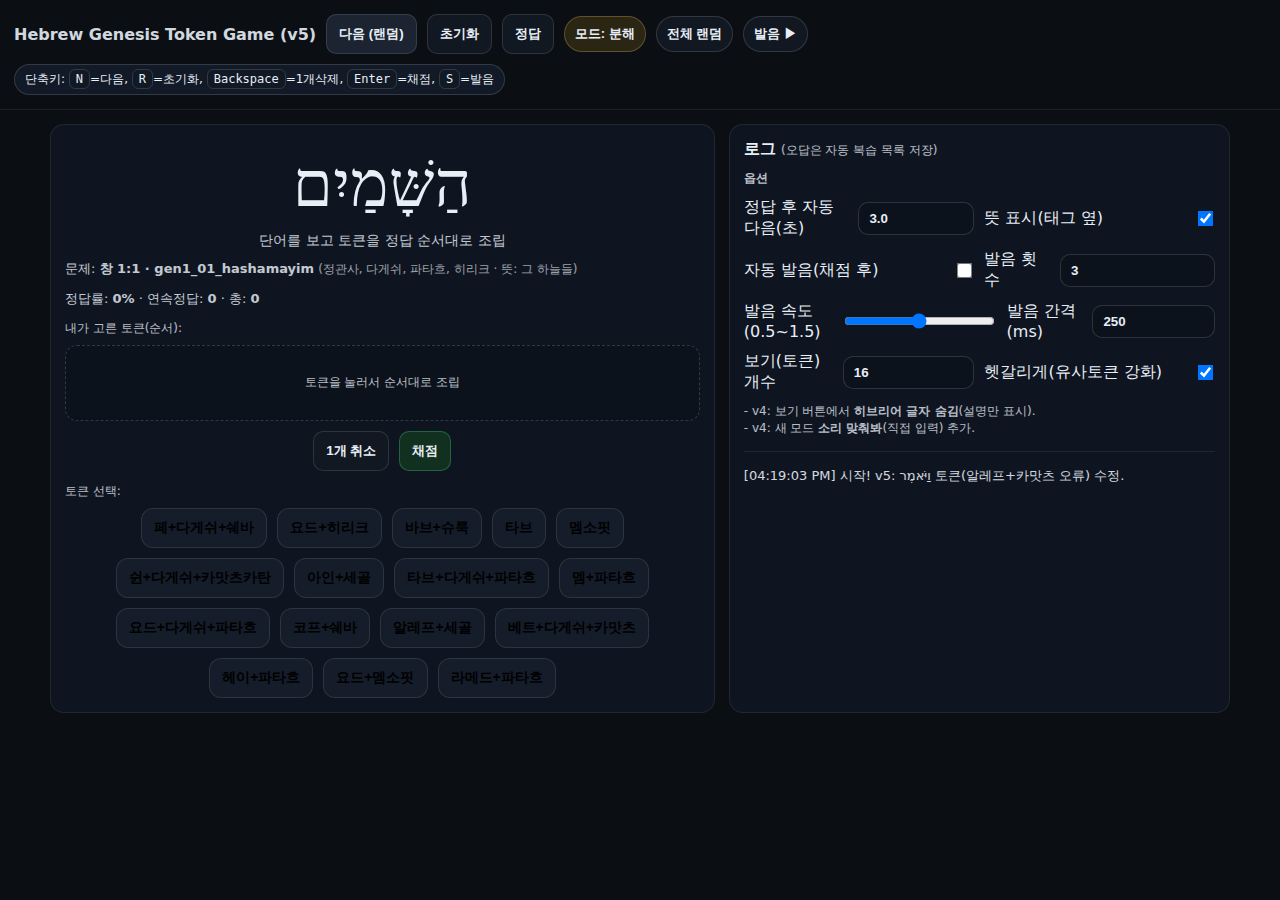
<file: hebrew_game_genesis_tokens_v5_3.html>
<!doctype html>
<html lang="ko">
<head>
  <meta charset="utf-8" />
  <meta name="viewport" content="width=device-width,initial-scale=1" />
  <title>Hebrew Genesis Token Game (v5)</title>
  <style>
    :root { --pad: 14px; }
    body { font-family: system-ui, -apple-system, "Malgun Gothic", "Apple SD Gothic Neo", Arial, sans-serif; margin: 0; background:#0b0f14; color:#e8eef6; }
    header { padding: var(--pad); border-bottom: 1px solid rgba(255,255,255,.08); display:flex; gap:10px; flex-wrap:wrap; align-items:center; }
    header h1 { font-size: 16px; margin: 0; opacity:.9; }
    .btn { background:#1b2430; color:#e8eef6; border:1px solid rgba(255,255,255,.12); padding:10px 12px; border-radius:10px; cursor:pointer; font-weight:700; }
    .btn:hover { border-color: rgba(255,255,255,.25); }
    .btn:active { transform: translateY(1px); }
    .btn.secondary { background:#121821; font-weight:700; }
    .btn.good { background:#12301f; border-color: rgba(88,255,160,.25); }
    .btn.warn { background:#2b2513; border-color: rgba(255,210,120,.25); }
    .btn.pill { padding:8px 10px; border-radius:999px; font-size:13px; }
    .wrap { padding: var(--pad); display:grid; gap:14px; max-width: 1180px; margin: 0 auto; }
    .grid { display:grid; grid-template-columns: 1.25fr .75fr; gap:14px; }
    @media (max-width: 980px){ .grid{ grid-template-columns: 1fr; } }
    .card { background:#0f1520; border:1px solid rgba(255,255,255,.08); border-radius:14px; padding: var(--pad); }
    .hebrew { font-family: "SBL Hebrew", "Ezra SIL", "Taamey David CLM", "Noto Sans Hebrew", serif; font-size: 64px; line-height: 1.2; text-align:center; padding: 8px 0 2px; letter-spacing: .5px; }
    .sub { text-align:center; opacity:.82; margin-top:6px; font-size:14px; }
    .row { display:flex; gap:10px; flex-wrap:wrap; align-items:center; justify-content:center; margin-top: 10px; }
    .tokens { display:flex; gap:10px; flex-wrap:wrap; justify-content:center; }
    .token { font-size:14px; padding:10px 12px; border-radius:12px; background:#151d2a; border:1px solid rgba(255,255,255,.10); cursor:pointer; font-weight:650; }
    .token:hover { border-color: rgba(255,255,255,.22); }
    .answerBox { min-height: 54px; display:flex; gap:10px; flex-wrap:wrap; justify-content:center; align-items:center; padding:10px; border-radius:12px; background:#0c121b; border:1px dashed rgba(255,255,255,.16); }
    .chip { padding:8px 10px; border-radius:999px; background:#172233; border:1px solid rgba(255,255,255,.10); font-size:13px; }
    .meta { display:flex; gap:12px; flex-wrap:wrap; justify-content:space-between; align-items:center; margin-top:10px; opacity:.95; }
    .meta div { font-size:13px; opacity:.88; }
    .log { font-size: 13px; line-height: 1.5; opacity:.9; white-space:pre-wrap; }
    .small { font-size: 12px; opacity:.78; }
    .pill { padding:6px 10px; border-radius:999px; border:1px solid rgba(255,255,255,.14); background:#121a27; font-size:12px; }
    .kbd { font-family: ui-monospace, SFMono-Regular, Menlo, Consolas, monospace; font-size: 12px; padding: 2px 6px; border-radius: 6px; background:#111925; border:1px solid rgba(255,255,255,.14); }
    .settings { display:grid; gap:10px; margin-top:10px; }
    .settings .row2 { display:grid; grid-template-columns: 1fr 1fr; gap:10px; }
    @media (max-width: 980px){ .settings .row2{ grid-template-columns: 1fr; } }
    label { display:flex; gap:10px; align-items:center; justify-content:space-between; }
    input[type="number"], input[type="range"] {
      width: 140px; max-width: 45vw;
      background:#0c121b; color:#e8eef6;
      border:1px solid rgba(255,255,255,.14); border-radius:10px;
      padding:8px 10px; font-weight:650;
    }
    input[type="checkbox"]{ transform: scale(1.2); }
    .slot { display:inline-flex; align-items:center; justify-content:center; padding: 10px 12px; border-radius:12px; background:#0c121b; border:1px dashed rgba(255,255,255,.18); min-width: 110px; font-size:13px; }
    .slots { display:flex; gap:10px; flex-wrap:wrap; justify-content:center; }
    .typingWrap{ display:none; margin-top: 12px; }
    .typingRow{ display:flex; gap:10px; flex-wrap:wrap; justify-content:center; align-items:center; }
    .typingRow input{
      width: min(520px, 85vw);
      background:#0c121b; color:#e8eef6;
      border:1px solid rgba(255,255,255,.16); border-radius:12px;
      padding:12px 14px; font-weight:750; font-size:16px;
    }
  </style>
</head>
<body>
<header>
  <h1>Hebrew Genesis Token Game (v5)</h1>

  <button class="btn" id="btnNext">다음 (랜덤)</button>
  <button class="btn secondary" id="btnReset">초기화</button>
  <button class="btn secondary" id="btnReveal">정답</button>

  <button class="btn pill warn" id="btnMode">모드: 분해</button>
  <button class="btn pill secondary" id="btnReview">전체 랜덤</button>

  <button class="btn pill secondary" id="btnSpeak">발음 ▶</button>

  <span class="pill">
    단축키:
    <span class="kbd">N</span>=다음,
    <span class="kbd">R</span>=초기화,
    <span class="kbd">Backspace</span>=1개삭제,
    <span class="kbd">Enter</span>=채점,
    <span class="kbd">S</span>=발음
  </span>
</header>

<div class="wrap">
  <div class="grid">
    <div class="card">
      <div class="hebrew" id="wordHeb">—</div>
      <div class="sub" id="wordHint">—</div>

      <div class="meta">
        <div>
          문제: <b id="wordId">—</b>
          <span id="wordTags" class="small"></span>
        </div>
        <div>
          정답률: <b id="acc">0%</b> · 연속정답: <b id="streak">0</b> · 총: <b id="tot">0</b>
        </div>
      </div>

      <div style="margin-top:12px;" id="buildWrap">
        <div class="small" style="margin-bottom:8px;">내가 고른 토큰(순서):</div>
        <div class="answerBox" id="answerBox"></div>
      </div>

      <div id="blankSlotsWrap" style="margin-top:12px; display:none;">
        <div class="small" style="margin-bottom:8px;">빈칸 채우기(슬롯):</div>
        <div class="slots" id="blankSlots"></div>
      </div>

      <div class="typingWrap" id="typingWrap">
        <div class="small" style="margin-bottom:8px; text-align:center;">소리를 직접 입력 (예: 키-토브 / 바예히 / 하마임)</div>
        <div class="typingRow">
          <input id="typingInput" type="text" autocomplete="off" spellcheck="false" placeholder="여기에 입력">
        </div>
      </div>

      <div class="row" style="margin-top:10px;">
        <button class="btn secondary" id="btnUndo">1개 취소</button>
        <button class="btn good" id="btnCheck">채점</button>
      </div>

      <div style="margin-top:12px;" id="tokenWrap">
        <div class="small" style="margin-bottom:8px;">토큰 선택:</div>
        <div class="tokens" id="tokenPool"></div>
      </div>
    </div>

    <div class="card">
      <div style="display:flex; justify-content:space-between; align-items:center; gap:10px;">
        <div><b>로그</b> <span class="small">(오답은 자동 복습 목록 저장)</span></div>
      </div>

      <div class="settings">
        <div class="small"><b>옵션</b></div>

        <div class="row2">
          <label>정답 후 자동 다음(초)
            <input type="number" id="optNextDelay" min="0" max="10" step="0.2" value="3.0">
          </label>
          <label>뜻 표시(태그 옆)
            <input type="checkbox" id="optShowGloss" checked>
          </label>
        </div>

        <div class="row2">
          <label>자동 발음(채점 후)
            <input type="checkbox" id="optAutoSpeak">
          </label>
          <label>발음 횟수
            <input type="number" id="optSpeakRepeat" min="1" max="5" step="1" value="3">
          </label>
        </div>

        <div class="row2">
          <label>발음 속도(0.5~1.5)
            <input type="range" id="optSpeakRate" min="0.5" max="1.5" step="0.05" value="1.0">
          </label>
          <label>발음 간격(ms)
            <input type="number" id="optSpeakGap" min="0" max="2000" step="50" value="250">
          </label>
        </div>

        <div class="row2">
          <label>보기(토큰) 개수
            <input type="number" id="optChoiceCount" min="10" max="24" step="1" value="16">
          </label>
          <label>헷갈리게(유사토큰 강화)
            <input type="checkbox" id="optSpicy" checked>
          </label>
        </div>

        <div class="small">
          - v4: 보기 버튼에서 <b>히브리어 글자 숨김</b>(설명만 표시).<br>
          - v4: 새 모드 <b>소리 맞춰봐</b>(직접 입력) 추가.
        </div>
      </div>

      <hr style="border:none; border-top:1px solid rgba(255,255,255,.08); margin: 14px 0;">

      <div class="log" id="log"></div>
    </div>
  </div>
</div>

<script>
const WORDS = [
  { id:"gen1_02_ruach", ref:"창 1:2", heb:"רוּחַ", gloss:"영/바람", tags:["슈룩","푸르티브 파타흐"],
    reading:["루아흐","루아하"],
    answer:[ {label:"레쉬", heb:"ר"}, {label:"바브+슈룩", heb:"וּ"}, {label:"헤트+파타흐", heb:"חַ"} ] },

  { id:"gen1_02_elohim", ref:"창 1:2", heb:"אֱלֹהִים", gloss:"하나님", tags:["하타프세골","홀람","히리크말레"],
    reading:["엘로힘","에로힘"],
    answer:[ {label:"알레프+하타프세골", heb:"אֱ"}, {label:"라메드+홀람", heb:"לֹ"}, {label:"헤이+히리크", heb:"הִ"}, {label:"요드+멤소핏", heb:"ים"} ] },

  { id:"gen1_02_al_pnei", ref:"창 1:2", heb:"עַל־פְּנֵי", gloss:"~위에/표면 위에", tags:["마케프","다게쉬","체레"],
    reading:["알-프네","알프네","알-프네이","알프네이"],
    answer:[ {label:"아인+파타흐+라메드", heb:"עַל"}, {label:"마케프", heb:"־"}, {label:"페+다게쉬+쉐바", heb:"פְּ"}, {label:"눈+체레+요드", heb:"נֵי"} ] },

  { id:"gen1_02_hamayim", ref:"창 1:2", heb:"הַמָּיִם", gloss:"그 물들", tags:["정관사","다게쉬","히리크말레"],
    reading:["하마임"],
    answer:[ {label:"헤이+파타흐", heb:"הַ"}, {label:"멤+다게쉬+카맛츠", heb:"מָּ"}, {label:"요드+히리크말레+멤소핏", heb:"יִם"} ] },

  { id:"gen1_03_vayomer", ref:"창 1:3", heb:"וַיֹּאמֶר", gloss:"그리고 말했다", tags:["서사형","홀람","다게쉬"],
    reading:["바요메르","바요아메르"],
    answer:[ {label:"바브+파타흐", heb:"וַ"}, {label:"요드+다게쉬+홀람", heb:"יֹּ"}, {label:"알레프", heb:"א"}, {label:"멤+세골", heb:"מֶ"}, {label:"레쉬", heb:"ר"} ] },

  { id:"gen1_03_yehi", ref:"창 1:3", heb:"יְהִי", gloss:"있어라/되라", tags:["쉐바","히리크말레"],
    reading:["예히","여히"],
    answer:[ {label:"요드+쉐바", heb:"יְ"}, {label:"헤이+히리크", heb:"הִ"}, {label:"요드", heb:"י"} ] },

  { id:"gen1_03_or", ref:"창 1:3", heb:"אוֹר", gloss:"빛", tags:["홀람말레"],
    reading:["오르"],
    answer:[ {label:"알레프", heb:"א"}, {label:"바브+홀람말레", heb:"וֹ"}, {label:"레쉬", heb:"ר"} ] },

  { id:"gen1_04_et", ref:"창 1:4", heb:"אֶת־", gloss:"(목적격 표지)", tags:["마케프","세골"],
    reading:["에트","에트-"],
    answer:[ {label:"알레프+세골", heb:"אֶ"}, {label:"타브", heb:"ת"}, {label:"마케프", heb:"־"} ] },

  { id:"gen1_04_haor", ref:"창 1:4", heb:"הָאוֹר", gloss:"그 빛", tags:["정관사","홀람말레"],
    reading:["하오르"],
    answer:[ {label:"헤이+카맛츠", heb:"הָ"}, {label:"알레프", heb:"א"}, {label:"바브+홀람말레", heb:"וֹ"}, {label:"레쉬", heb:"ר"} ] },

  { id:"gen1_04_ki_tov", ref:"창 1:4", heb:"כִּי־טוֹב", gloss:"~이 좋다/좋음을", tags:["다게쉬","마케프","히리크말레","홀람말레"],
    reading:["키-토브","키토브","키-톱","키톱"],
    answer:[ {label:"카프+다게쉬+히리크", heb:"כִּ"}, {label:"요드", heb:"י"}, {label:"마케프", heb:"־"}, {label:"테트", heb:"ט"}, {label:"바브+홀람말레", heb:"וֹ"}, {label:"베트", heb:"ב"} ] },

  { id:"gen1_04_vayavdel", ref:"창 1:4", heb:"וַיַּבְדֵּל", gloss:"그리고 구별했다", tags:["서사형","다게쉬","체레"],
    reading:["바야브델"],
    answer:[ {label:"바브+파타흐", heb:"וַ"}, {label:"요드+다게쉬+파타흐", heb:"יַּ"}, {label:"베트+쉐바", heb:"בְ"}, {label:"달레트+다게쉬+체레", heb:"דֵּ"}, {label:"라메드", heb:"ל"} ] },
  // --- Added: Genesis 1:1 + 1:5~1:10 (v5.2) ---
  { id:"gen1_01_bereshit", ref:"창 1:1", heb:"בְּרֵאשִׁית", gloss:"태초에/시작에", tags:["다게쉬","쉐바","체레","히리크"],
    reading:["베레시트","브레시트"],
    answer:[ {label:"베트+다게쉬+쉐바", heb:"בְּ"}, {label:"레쉬+체레", heb:"רֵ"}, {label:"알레프", heb:"א"}, {label:"쉰+히리크", heb:"שִׁ"}, {label:"요드", heb:"י"}, {label:"타브", heb:"ת"} ] },

  { id:"gen1_01_bara", ref:"창 1:1", heb:"בָּרָא", gloss:"창조했다/지었다", tags:["다게쉬","카맛츠"],
    reading:["바라"],
    answer:[ {label:"베트+다게쉬+카맛츠", heb:"בָּ"}, {label:"레쉬+카맛츠", heb:"רָ"}, {label:"알레프", heb:"א"} ] },

  { id:"gen1_01_et", ref:"창 1:1", heb:"אֵת", gloss:"(목적격 표지)", tags:["체레"],
    reading:["에트"],
    answer:[ {label:"알레프+체레", heb:"אֵ"}, {label:"타브", heb:"ת"} ] },

  { id:"gen1_01_hashamayim", ref:"창 1:1", heb:"הַשָּׁמַיִם", gloss:"그 하늘들", tags:["정관사","다게쉬","파타흐","히리크"],
    reading:["하샤마임","하샤마임","하사마임"],
    answer:[ {label:"헤이+파타흐", heb:"הַ"}, {label:"쉰+다게쉬+카맛츠카탄", heb:"שָּׁ"}, {label:"멤+파타흐", heb:"מַ"}, {label:"요드+히리크", heb:"יִ"}, {label:"멤소핏", heb:"ם"} ] },

  { id:"gen1_01_veet", ref:"창 1:1", heb:"וְאֵת", gloss:"그리고 (목적격 표지)", tags:["쉐바","체레"],
    reading:["브에트","브엣","브에트"],
    answer:[ {label:"바브+쉐바", heb:"וְ"}, {label:"알레프+체레", heb:"אֵ"}, {label:"타브", heb:"ת"} ] },

  { id:"gen1_01_haaretz", ref:"창 1:1", heb:"הָאָרֶץ", gloss:"그 땅", tags:["정관사","카맛츠","세골"],
    reading:["하아레츠","하아렛츠","하아레쓰","하아레츠"],
    answer:[ {label:"헤이+카맛츠", heb:"הָ"}, {label:"알레프+카맛츠", heb:"אָ"}, {label:"레쉬+세골", heb:"רֶ"}, {label:"차디소핏", heb:"ץ"} ] },

  { id:"gen1_05_vayikra", ref:"창 1:5", heb:"וַיִּקְרָא", gloss:"그리고 불렀다", tags:["서사형","다게쉬","파타흐","쉐바","카맛츠"],
    reading:["바이크라"],
    answer:[ {label:"바브+파타흐", heb:"וַ"}, {label:"요드+다게쉬+히리크", heb:"יִּ"}, {label:"코프+쉐바", heb:"קְ"}, {label:"레쉬+카맛츠", heb:"רָ"}, {label:"알레프", heb:"א"} ] },

  { id:"gen1_05_laor", ref:"창 1:5", heb:"לָאוֹר", gloss:"빛에게/빛을", tags:["카맛츠","홀람말레"],
    reading:["라오르","라-오르"],
    answer:[ {label:"라메드+카맛츠", heb:"לָ"}, {label:"알레프", heb:"א"}, {label:"바브+홀람말레", heb:"וֹ"}, {label:"레쉬", heb:"ר"} ] },

  { id:"gen1_05_yom", ref:"창 1:5", heb:"יוֹם", gloss:"날/낮", tags:["홀람말레"],
    reading:["욤","요음"],
    answer:[ {label:"요드", heb:"י"}, {label:"바브+홀람말레", heb:"וֹ"}, {label:"멤소핏", heb:"ם"} ] },

  { id:"gen1_05_velachoshekh", ref:"창 1:5", heb:"וְלַחֹשֶׁךְ", gloss:"그리고 어둠에게", tags:["쉐바","파타흐","홀람","세골"],
    reading:["브라호셰크","브라호쉐크","블라호셰크"],
    answer:[ {label:"바브+쉐바", heb:"וְ"}, {label:"라메드+파타흐", heb:"לַ"}, {label:"헤트+홀람", heb:"חֹ"}, {label:"쉰+세골", heb:"שֶׁ"}, {label:"카프소핏+쉐바", heb:"ךְ"} ] },

  { id:"gen1_05_kara", ref:"창 1:5", heb:"קָרָא", gloss:"불렀다", tags:["카맛츠"],
    reading:["카라"],
    answer:[ {label:"코프+카맛츠", heb:"קָ"}, {label:"레쉬+카맛츠", heb:"רָ"}, {label:"알레프", heb:"א"} ] },

  { id:"gen1_05_layla", ref:"창 1:5", heb:"לָיְלָה", gloss:"밤", tags:["카맛츠","쉐바"],
    reading:["라일라"],
    answer:[ {label:"라메드+카맛츠", heb:"לָ"}, {label:"요드+쉐바", heb:"יְ"}, {label:"라메드+카맛츠", heb:"לָ"}, {label:"헤이", heb:"ה"} ] },

  { id:"gen1_05_erev", ref:"창 1:5", heb:"עֶרֶב", gloss:"저녁", tags:["세골"],
    reading:["에레브"],
    answer:[ {label:"아인+세골", heb:"עֶ"}, {label:"레쉬+세골", heb:"רֶ"}, {label:"베트", heb:"ב"} ] },

  { id:"gen1_05_boker", ref:"창 1:5", heb:"בֹקֶר", gloss:"아침", tags:["홀람","세골"],
    reading:["보케르","보커"],
    answer:[ {label:"베트+홀람", heb:"בֹ"}, {label:"코프+세골", heb:"קֶ"}, {label:"레쉬", heb:"ר"} ] },

  { id:"gen1_05_echad", ref:"창 1:5", heb:"אֶחָד", gloss:"하나/첫째", tags:["세골","카맛츠"],
    reading:["에하드","에핟"],
    answer:[ {label:"알레프+세골", heb:"אֶ"}, {label:"헤트+카맛츠", heb:"חָ"}, {label:"달레트", heb:"ד"} ] },

  { id:"gen1_06_rakia", ref:"창 1:6", heb:"רָקִיעַ", gloss:"궁창", tags:["카맛츠","히리크","파타흐"],
    reading:["라키아"],
    answer:[ {label:"레쉬+카맛츠", heb:"רָ"}, {label:"코프+히리크", heb:"קִ"}, {label:"요드", heb:"י"}, {label:"아인+파타흐", heb:"עַ"} ] },

  { id:"gen1_06_betokh", ref:"창 1:6", heb:"בְּתוֹךְ", gloss:"~가운데에", tags:["다게쉬","쉐바","홀람","쉐바"],
    reading:["브토크","브토흐","브토크"],
    answer:[ {label:"베트+다게쉬+쉐바", heb:"בְּ"}, {label:"타브+홀람", heb:"תֹו"}, {label:"카프소핏+쉐바", heb:"ךְ"} ] },

  { id:"gen1_06_mavdil", ref:"창 1:6", heb:"מַבְדִּיל", gloss:"나누는/구별하는", tags:["파타흐","쉐바","다게쉬","히리크"],
    reading:["맙딜","맙딜"],
    answer:[ {label:"멤+파타흐", heb:"מַ"}, {label:"베트+쉐바", heb:"בְ"}, {label:"달레트+다게쉬+히리크", heb:"דִּ"}, {label:"요드", heb:"י"}, {label:"라메드", heb:"ל"} ] },

  { id:"gen1_06_bein", ref:"창 1:6", heb:"בֵּין", gloss:"~사이에", tags:["다게쉬","체레"],
    reading:["베인"],
    answer:[ {label:"베트+다게쉬+체레", heb:"בֵּ"}, {label:"요드", heb:"י"}, {label:"눈", heb:"ן"} ] },

  { id:"gen1_06_lamayim", ref:"창 1:6", heb:"לָמָיִם", gloss:"물들에게/물들을", tags:["카맛츠","히리크"],
    reading:["라마임"],
    answer:[ {label:"라메드+카맛츠", heb:"לָ"}, {label:"멤+카맛츠", heb:"מָ"}, {label:"요드+히리크", heb:"יִ"}, {label:"멤소핏", heb:"ם"} ] },

  { id:"gen1_07_vayaas", ref:"창 1:7", heb:"וַיַּעַשׂ", gloss:"그리고 만들었다", tags:["서사형","다게쉬","파타흐"],
    reading:["바야아스","바야아쓰"],
    answer:[ {label:"바브+파타흐", heb:"וַ"}, {label:"요드+다게쉬+파타흐", heb:"יַּ"}, {label:"아인+파타흐", heb:"עַ"}, {label:"씬", heb:"שׂ"} ] },

  { id:"gen1_07_et_harakia", ref:"창 1:7", heb:"אֶת־הָרָקִיעַ", gloss:"(목적격) 그 궁창을", tags:["마케프","정관사"],
    reading:["에트-하라키아","에트하라키아"],
    answer:[ {label:"알레프+세골+타브", heb:"אֶת"}, {label:"마케프", heb:"־"}, {label:"헤이+카맛츠", heb:"הָ"}, {label:"레쉬+카맛츠", heb:"רָ"}, {label:"코프+히리크", heb:"קִ"}, {label:"요드", heb:"י"}, {label:"아인+파타흐", heb:"עַ"} ] },

  { id:"gen1_07_asher", ref:"창 1:7", heb:"אֲשֶׁר", gloss:"~하는/있는", tags:["하타프파타흐","세골"],
    reading:["아셰르","아쉐르"],
    answer:[ {label:"알레프+하타프파타흐", heb:"אֲ"}, {label:"쉰+세골", heb:"שֶׁ"}, {label:"레쉬", heb:"ר"} ] },

  { id:"gen1_07_mitachat", ref:"창 1:7", heb:"מִתַּחַת", gloss:"~아래에", tags:["히리크","다게쉬","파타흐"],
    reading:["미타하트"],
    answer:[ {label:"멤+히리크", heb:"מִ"}, {label:"타브+다게쉬+파타흐", heb:"תַּ"}, {label:"헤트+파타흐", heb:"חַ"}, {label:"타브", heb:"ת"} ] },

  { id:"gen1_07_meal", ref:"창 1:7", heb:"מֵעַל", gloss:"~위에", tags:["체레","파타흐"],
    reading:["메알"],
    answer:[ {label:"멤+체레", heb:"מֵ"}, {label:"아인+파타흐", heb:"עַ"}, {label:"라메드", heb:"ל"} ] },

  { id:"gen1_07_ken", ref:"창 1:7", heb:"כֵּן", gloss:"그렇게", tags:["다게쉬","체레"],
    reading:["켄","켄"],
    answer:[ {label:"카프+다게쉬+체레", heb:"כֵּ"}, {label:"눈", heb:"ן"} ] },

  { id:"gen1_08_shamayim", ref:"창 1:8", heb:"שָׁמָיִם", gloss:"하늘들", tags:["다게쉬","카맛츠","히리크"],
    reading:["샤마임","사마임"],
    answer:[ {label:"쉰+다게쉬+카맛츠카탄", heb:"שָׁ"}, {label:"멤+카맛츠", heb:"מָ"}, {label:"요드+히리크", heb:"יִ"}, {label:"멤소핏", heb:"ם"} ] },

  { id:"gen1_08_sheni", ref:"창 1:8", heb:"שֵׁנִי", gloss:"둘째", tags:["체레","히리크"],
    reading:["셰니","쉐니"],
    answer:[ {label:"쉰+체레", heb:"שֵׁ"}, {label:"눈+히리크", heb:"נִ"}, {label:"요드", heb:"י"} ] },

  { id:"gen1_09_yikkavu", ref:"창 1:9", heb:"יִקָּווּ", gloss:"모여라/모이게 하라", tags:["다게쉬","카맛츠","슈룩"],
    reading:["이카부","이까부","이카부"],
    answer:[ {label:"요드+히리크", heb:"יִ"}, {label:"코프+다게쉬+카맛츠", heb:"קָּ"}, {label:"바브+슈룩", heb:"וּ"} ] },

  { id:"gen1_09_elmqom", ref:"창 1:9", heb:"אֶל־מָקוֹם", gloss:"~곳으로", tags:["마케프","세골","홀람"],
    reading:["엘-마콤","엘마콤"],
    answer:[ {label:"알레프+세골+라메드", heb:"אֶל"}, {label:"마케프", heb:"־"}, {label:"멤+카맛츠", heb:"מָ"}, {label:"코프+홀람", heb:"קֹו"}, {label:"멤소핏", heb:"ם"} ] },

  { id:"gen1_09_terae", ref:"창 1:9", heb:"וְתֵרָאֶה", gloss:"보이게 되다", tags:["체레","카맛츠","세골"],
    reading:["브테라에","테라에"],
    answer:[ {label:"바브+쉐바", heb:"וְ"}, {label:"타브+체레", heb:"תֵ"}, {label:"레쉬+카맛츠", heb:"רָ"}, {label:"알레프+세골", heb:"אֶ"}, {label:"헤이", heb:"ה"} ] },

  { id:"gen1_09_hayabashah", ref:"창 1:9", heb:"הַיַּבָּשָׁה", gloss:"마른 땅", tags:["정관사","다게쉬","카맛츠"],
    reading:["하야바샤"],
    answer:[ {label:"헤이+파타흐", heb:"הַ"}, {label:"요드+다게쉬+파타흐", heb:"יַּ"}, {label:"베트+다게쉬+카맛츠", heb:"בָּ"}, {label:"쉰+카맛츠카탄", heb:"שָׁ"}, {label:"헤이", heb:"ה"} ] },

  { id:"gen1_10_layabashah", ref:"창 1:10", heb:"לַיַּבָּשָׁה", gloss:"마른 땅에게", tags:["전치사","다게쉬"],
    reading:["라야바샤"],
    answer:[ {label:"라메드+파타흐", heb:"לַ"}, {label:"요드+다게쉬+파타흐", heb:"יַּ"}, {label:"베트+다게쉬+카맛츠", heb:"בָּ"}, {label:"쉰+카맛츠카탄", heb:"שָׁ"}, {label:"헤이", heb:"ה"} ] },

  { id:"gen1_10_eretz", ref:"창 1:10", heb:"אֶרֶץ", gloss:"땅", tags:["세골"],
    reading:["에레츠","에렛츠","에레쓰"],
    answer:[ {label:"알레프+세골", heb:"אֶ"}, {label:"레쉬+세골", heb:"רֶ"}, {label:"차디소핏", heb:"ץ"} ] },

  { id:"gen1_10_ulmiqveh", ref:"창 1:10", heb:"וּלְמִקְוֵה", gloss:"그리고 모임/모인 곳에", tags:["슈룩","쉐바","히리크","체레"],
    reading:["울미크베","울미크베"],
    answer:[ {label:"바브+슈룩", heb:"וּ"}, {label:"라메드+쉐바", heb:"לְ"}, {label:"멤+히리크", heb:"מִ"}, {label:"코프+쉐바", heb:"קְ"}, {label:"바브+체레", heb:"וֵ"}, {label:"헤이", heb:"ה"} ] },

  { id:"gen1_10_yamim", ref:"창 1:10", heb:"יַמִּים", gloss:"바다들", tags:["다게쉬","히리크말레"],
    reading:["야밈"],
    answer:[ {label:"요드+파타흐", heb:"יַ"}, {label:"멤+다게쉬+히리크", heb:"מִּ"}, {label:"요드+멤소핏", heb:"ים"} ] },

  { id:"gen1_10_vayar", ref:"창 1:10", heb:"וַיַּרְא", gloss:"그리고 보았다", tags:["서사형","다게쉬","쉐바"],
    reading:["바야르"],
    answer:[ {label:"바브+파타흐", heb:"וַ"}, {label:"요드+다게쉬+파타흐", heb:"יַּ"}, {label:"레쉬+쉐바", heb:"רְ"}, {label:"알레프", heb:"א"} ] },

];

const MODES = [
  { id:0, name:"분해", hint:"단어를 보고 토큰을 정답 순서대로 조립" },
  { id:1, name:"니쿳", hint:"자음 스켈레톤(니쿳 제거)을 보고 니쿳 포함 토큰으로 완성" },
  { id:2, name:"빈칸", hint:"일부 토큰은 고정. 빈칸 슬롯만 채우기" },
  { id:3, name:"소리 맞춰봐", hint:"단어(완전체)를 보고 발음을 직접 입력 (채점 후에만 발음)" },
];

function stripNiqqud(s){
  return s.replace(/[\u0591-\u05BD\u05BF\u05C1-\u05C2\u05C4-\u05C7]/g, "");
}

const TOKEN_BANK = (() => {
  const out = [];
  for(const w of WORDS){
    for(const t of w.answer) out.push({label:t.label, heb:t.heb});
  }
  return out;
})();

const SPICY_DECOYS = [
  {label:"헤이+파타흐", heb:"הַ"},
  {label:"헤이+카맛츠", heb:"הָ"},
  {label:"바브+파타흐", heb:"וַ"},
  {label:"바브+카맛츠", heb:"וָ"},
  {label:"베트+쉐바", heb:"בְ"},
  {label:"베트+다게쉬+쉐바", heb:"בְּ"},
  {label:"페+쉐바", heb:"פְ"},
  {label:"페+다게쉬+쉐바", heb:"פְּ"},
  {label:"요드+쉐바", heb:"יְ"},
  {label:"요드+히리크", heb:"יִ"},
  {label:"알레프+세골", heb:"אֶ"},
  {label:"알레프+카맛츠", heb:"אָ"},
  {label:"바브+홀람말레", heb:"וֹ"},
  {label:"바브+슈룩", heb:"וּ"},
  {label:"마케프", heb:"־"}
];

function shuffle(arr){
  const a = arr.slice();
  for(let i=a.length-1;i>0;i--){
    const j = Math.floor(Math.random()*(i+1));
    [a[i],a[j]] = [a[j],a[i]];
  }
  return a;
}
function uniq(tokens){
  const seen = new Set();
  const out = [];
  for(const t of tokens){
    const k = t.heb + "|" + t.label;
    if(seen.has(k)) continue;
    seen.add(k);
    out.push(t);
  }
  return out;
}
function keyOf(t){ return t.heb + "|" + t.label; }

let mode = 0;
let current = null;
let picks = [];
let blankPlan = null;
let useReviewOnly = false;
let stats = { total:0, correct:0, streak:0 };
const reviewSet = new Set();

const $ = (id) => document.getElementById(id);
const elWordHeb = $("wordHeb");
const elWordHint = $("wordHint");
const elWordId = $("wordId");
const elWordTags = $("wordTags");
const elAnswerBox = $("answerBox");
const elTokenPool = $("tokenPool");
const elLog = $("log");
const elAcc = $("acc");
const elStreak = $("streak");
const elTot = $("tot");
const elBlankSlotsWrap = $("blankSlotsWrap");
const elBlankSlots = $("blankSlots");
const elTypingWrap = $("typingWrap");
let elTypingInput = $("typingInput");

function hardResetTypingInput(){
  if(!elTypingInput) return;
  try{
    // 1) clear value
    elTypingInput.value = "";
    // 2) break IME composition by blur + clone replace
    const parent = elTypingInput.parentNode;
    if(parent){
      elTypingInput.blur();
      const clone = elTypingInput.cloneNode(true);
      clone.value = "";
      parent.replaceChild(clone, elTypingInput);
      elTypingInput = clone; // rebind
    }
    // 3) ensure completely empty after browser tick
    setTimeout(() => {
      try{
        elTypingInput.value = "";
        elTypingInput.focus();
        if(elTypingInput.setSelectionRange) elTypingInput.setSelectionRange(0,0);
      }catch(_){}
    }, 0);
  }catch(_){}
}
const elTokenWrap = $("tokenWrap");
const elBuildWrap = $("buildWrap");

function getOpt(){
  return {
    nextDelay: Math.max(0, Math.min(10, parseFloat($("optNextDelay").value || "0"))),
    showGloss: $("optShowGloss").checked,
    autoSpeak: $("optAutoSpeak").checked,
    speakRepeat: Math.max(1, Math.min(5, parseInt($("optSpeakRepeat").value || "1", 10))),
    speakRate: Math.max(0.5, Math.min(1.5, parseFloat($("optSpeakRate").value || "1"))),
    speakGap: Math.max(0, Math.min(2000, parseInt($("optSpeakGap").value || "0", 10))),
    choiceCount: Math.max(10, Math.min(24, parseInt($("optChoiceCount").value || "16", 10))),
    spicy: $("optSpicy").checked,
  };
}

function logLine(s){
  const now = new Date();
  const ts = now.toLocaleTimeString([], {hour:"2-digit", minute:"2-digit", second:"2-digit"});
  elLog.textContent = `[${ts}] ${s}\n` + elLog.textContent;
}

function buildPool(word, forcedTokens){
  const opt = getOpt();
  const forced = forcedTokens ? forcedTokens.slice() : [];
  const forcedKeys = new Set(forced.map(keyOf));

  const answer = uniq(word.answer.slice());
  const answerKeys = new Set(answer.map(keyOf));

  const other = TOKEN_BANK.filter(t => !answerKeys.has(keyOf(t)) && !forcedKeys.has(keyOf(t)));
  const spicyPick = opt.spicy ? shuffle(SPICY_DECOYS.filter(t => !forcedKeys.has(keyOf(t)))).slice(0, 10) : [];

  let pool = uniq(forced.concat(answer)).slice();
  const target = Math.max(opt.choiceCount, pool.length, forced.length);
  const remain = target - pool.length;

  const filler = uniq(shuffle(other).concat(shuffle(spicyPick)));
  pool = uniq(pool.concat(filler)).slice(0, target);

  const poolKeys = new Set(pool.map(keyOf));
  for(const t of forced){
    if(!poolKeys.has(keyOf(t))){
      for(let i=pool.length-1;i>=0;i--){
        const k = keyOf(pool[i]);
        if(!forcedKeys.has(k)){
          pool[i] = t;
          poolKeys.add(keyOf(t));
          break;
        }
      }
    }
  }
  return shuffle(pool).slice(0, target);
}

function planBlank(word){
  const n = word.answer.length;
  const idxs = [...Array(n).keys()];
  const shownCount = Math.max(1, Math.floor(n/2));
  const shownIdx = new Set(shuffle(idxs).slice(0, shownCount));
  const missingIdx = new Set(idxs.filter(i => !shownIdx.has(i)));
  return { shownIdx, missingIdx };
}

function render(){
  const m = MODES.find(x => x.id === mode);
  $("btnMode").textContent = `모드: ${m.name}`;
  elWordHint.textContent = m.hint;

  if(!current){
    elWordHeb.textContent = "—";
    elWordId.textContent = "—";
    elWordTags.textContent = "";
    return;
  }

  if(mode === 1){
    elWordHeb.textContent = stripNiqqud(current.heb);
  } else {
    elWordHeb.textContent = current.heb;
  }

  const opt = getOpt();
  const tags = opt.showGloss ? `${current.tags.join(", ")} · 뜻: ${current.gloss}` : `${current.tags.join(", ")}`;
  elWordId.textContent = `${current.ref} · ${current.id}`;
  elWordTags.textContent = `(${tags})`;

  const isTyping = (mode === 3);
  elTypingWrap.style.display = isTyping ? "block" : "none";
  elTokenWrap.style.display = isTyping ? "none" : "";
  elBuildWrap.style.display = isTyping ? "none" : "";
  $("btnUndo").style.display = isTyping ? "none" : "";
  elBlankSlotsWrap.style.display = (mode === 2 && !isTyping) ? "" : "none";

  elAnswerBox.innerHTML = "";
  if(!isTyping){
    if(picks.length === 0){
      const s = document.createElement("div");
      s.className = "small";
      s.textContent = (mode === 2) ? "빈칸 토큰만 순서대로 선택" : "토큰을 눌러서 순서대로 조립";
      elAnswerBox.appendChild(s);
    } else {
      picks.forEach((t, idx) => {
        const c = document.createElement("div");
        c.className = "chip";
        c.textContent = `${t.label}`;
        c.title = `#${idx+1}`;
        elAnswerBox.appendChild(c);
      });
    }
  } else {
    setTimeout(()=>elTypingInput.focus(), 50);
  }

  if(mode === 2 && blankPlan){
    elBlankSlots.innerHTML = "";
    current.answer.forEach((t, i) => {
      const d = document.createElement("div");
      d.className = "slot";
      d.textContent = blankPlan.shownIdx.has(i) ? `${t.label}` : `? 빈칸`;
      elBlankSlots.appendChild(d);
    });
  }

  elTokenPool.innerHTML = "";
  if(!isTyping){
    let forced = [];
    if(mode === 2 && blankPlan){
      const missingIdx = [...blankPlan.missingIdx].sort((a,b)=>a-b);
      forced = missingIdx.map(i => current.answer[i]);
    }
    const pool = buildPool(current, forced);
    pool.forEach((t) => {
      const b = document.createElement("button");
      b.className = "token";
      b.type = "button";
      b.textContent = `${t.label}`;
      b.onclick = () => { picks.push(t); render(); };
      elTokenPool.appendChild(b);
    });
  }

  elTot.textContent = String(stats.total);
  elStreak.textContent = String(stats.streak);
  const acc = stats.total === 0 ? 0 : Math.round((stats.correct / stats.total) * 100);
  elAcc.textContent = `${acc}%`;

  $("btnReview").textContent = useReviewOnly ? "오답 랜덤" : "전체 랜덤";
}

function pickWord(){
  const list = useReviewOnly ? WORDS.filter(w => reviewSet.has(w.id)) : WORDS;
  const use = (list.length === 0) ? WORDS : list;
  current = use[Math.floor(Math.random()*use.length)];
  picks = [];
  blankPlan = (mode === 2) ? planBlank(current) : null;
  hardResetTypingInput();
  render();
}

function normalizePicksForBlank(){
  const missingIdx = [...blankPlan.missingIdx].sort((a,b)=>a-b);
  const expected = missingIdx.map(i => current.answer[i].heb);
  const got = picks.map(t => t.heb);
  return { expected, got };
}

function normSound(s){
  return (s||"")
    .toLowerCase()
    .replace(/[\s·•]/g,"")
    .replace(/—|–/g,"-")
    .replace(/[()\[\]{},.!?]/g,"");
}

function check(){
  if(!current) return;
  const opt = getOpt();
  stats.total++;

  let ok = false;
  let expectedStr = "";
  let gotStr = "";

  if(mode === 3){
    const got = normSound(elTypingInput.value);
    const ans = (current.reading || []).map(normSound).filter(x=>x);
    ok = ans.includes(got) && got.length > 0;
    expectedStr = (current.reading || []).join(" / ") || "—";
    gotStr = elTypingInput.value || "—";
  } else if(mode === 2){
    const { expected, got } = normalizePicksForBlank();
    ok = (got.length === expected.length) && got.every((h,i)=>h===expected[i]);
    expectedStr = expected.join("  ");
    gotStr = got.join("  ") || "—";
  } else {
    const ansHeb = current.answer.map(t => t.heb);
    const pickedHeb = picks.map(t => t.heb);
    ok = (pickedHeb.length === ansHeb.length) && pickedHeb.every((h, i) => h === ansHeb[i]);
    expectedStr = current.answer.map(t => `${t.label}`).join("  ");
    gotStr = picks.map(t => `${t.label}`).join("  ") || "—";
  }

  if(ok){
    stats.correct++;
    stats.streak++;
    reviewSet.delete(current.id);
    logLine(`✅ 정답!  ${current.heb}  (${current.ref})${opt.showGloss ? " · " + current.gloss : ""}${mode===3 ? " · 입력: " + gotStr : ""}`);
  } else {
    stats.streak = 0;
    reviewSet.add(current.id);
    logLine(`❌ 오답  ${current.heb}  (${current.ref})${opt.showGloss ? " · " + current.gloss : ""}\n   기대: ${expectedStr}\n   입력: ${gotStr}`);
  }

  // ✅ 정답 처리 시 입력칸을 "완전 공백"으로 리셋(특히 iOS 한글 IME 잔상 방지)
  if(ok && mode === 3){
    hardResetTypingInput();
  }


  if(mode === 3){
    speakCurrent();
  } else if(opt.autoSpeak){
    speakCurrent();
  }

  render();

  if(ok){
    const delayMs = Math.round(opt.nextDelay * 1000);
    if(delayMs > 0) setTimeout(pickWord, delayMs);
    else pickWord();
  }
}

function reveal(){
  if(!current) return;
  if(mode === 3){
    elTypingInput.value = (current.reading && current.reading[0]) ? current.reading[0] : "";
    logLine(`👀 정답 보기(소리): ${elTypingInput.value}`);
  } else if(mode === 2){
    const missingIdx = [...blankPlan.missingIdx].sort((a,b)=>a-b);
    picks = missingIdx.map(i => current.answer[i]);
    logLine(`👀 정답 보기: ${current.heb} (빈칸 토큰 채움)`);
  } else {
    picks = current.answer.slice();
    logLine(`👀 정답 보기: ${current.heb}`);
  }
  render();
}

function speakText(text, repeat, rate, gapMs){
  if(!window.speechSynthesis) { logLine("⚠️ 이 브라우저는 TTS 미지원"); return; }
  window.speechSynthesis.cancel();

  const voices = window.speechSynthesis.getVoices ? window.speechSynthesis.getVoices() : [];
  const heVoice = voices.find(v => (v.lang || "").toLowerCase().startsWith("he")) ||
                  voices.find(v => (v.name || "").toLowerCase().includes("hebrew")) || null;

  let i = 0;
  const playOnce = () => {
    const u = new SpeechSynthesisUtterance(text);
    u.lang = "he-IL";
    u.rate = rate;
    if(heVoice) u.voice = heVoice;
    u.onend = () => {
      i++;
      if(i < repeat) setTimeout(playOnce, gapMs);
    };
    window.speechSynthesis.speak(u);
  };
  playOnce();
}

function speakCurrent(){
  if(!current) return;
  const opt = getOpt();
  speakText(current.heb, opt.speakRepeat, opt.speakRate, opt.speakGap);
}

function cycleMode(){
  mode = (mode + 1) % MODES.length;
  picks = [];
  blankPlan = (mode === 2 && current) ? planBlank(current) : null;
  elTypingInput.value = "";
  render();
  logLine(`🎛 모드 변경: ${MODES[mode].name}`);
}

$("btnNext").onclick = () => pickWord();
$("btnReset").onclick = () => { picks = []; elTypingInput.value=""; render(); };
$("btnUndo").onclick = () => { picks.pop(); render(); };
$("btnCheck").onclick = () => check();
$("btnReveal").onclick = () => reveal();
$("btnMode").onclick = () => cycleMode();
$("btnReview").onclick = () => { useReviewOnly = !useReviewOnly; logLine(useReviewOnly ? "🔁 오답 랜덤 ON" : "🎲 전체 랜덤 ON"); pickWord(); };
$("btnSpeak").onclick = () => { speakCurrent(); logLine(`🔊 발음: ${current ? current.heb : "—"}`); };

window.addEventListener("keydown", (e) => {
  if(e.key === "n" || e.key === "N"){ e.preventDefault(); pickWord(); }
  if(e.key === "r" || e.key === "R"){ e.preventDefault(); picks = []; hardResetTypingInput(); render(); }
  if(e.key === "Backspace"){
    if(mode === 3) return;
    e.preventDefault();
    picks.pop();
    render();
  }
  if(e.key === "Enter"){ e.preventDefault(); check(); }
  if(e.key === "s" || e.key === "S"){ e.preventDefault(); speakCurrent(); }
});

if(window.speechSynthesis && window.speechSynthesis.onvoiceschanged !== undefined){
  window.speechSynthesis.onvoiceschanged = () => {};
}

pickWord();
logLine("시작! v5: וַיֹּאמֶר 토큰(알레프+카맛츠 오류) 수정.");
</script>
</body>
</html>
</file>
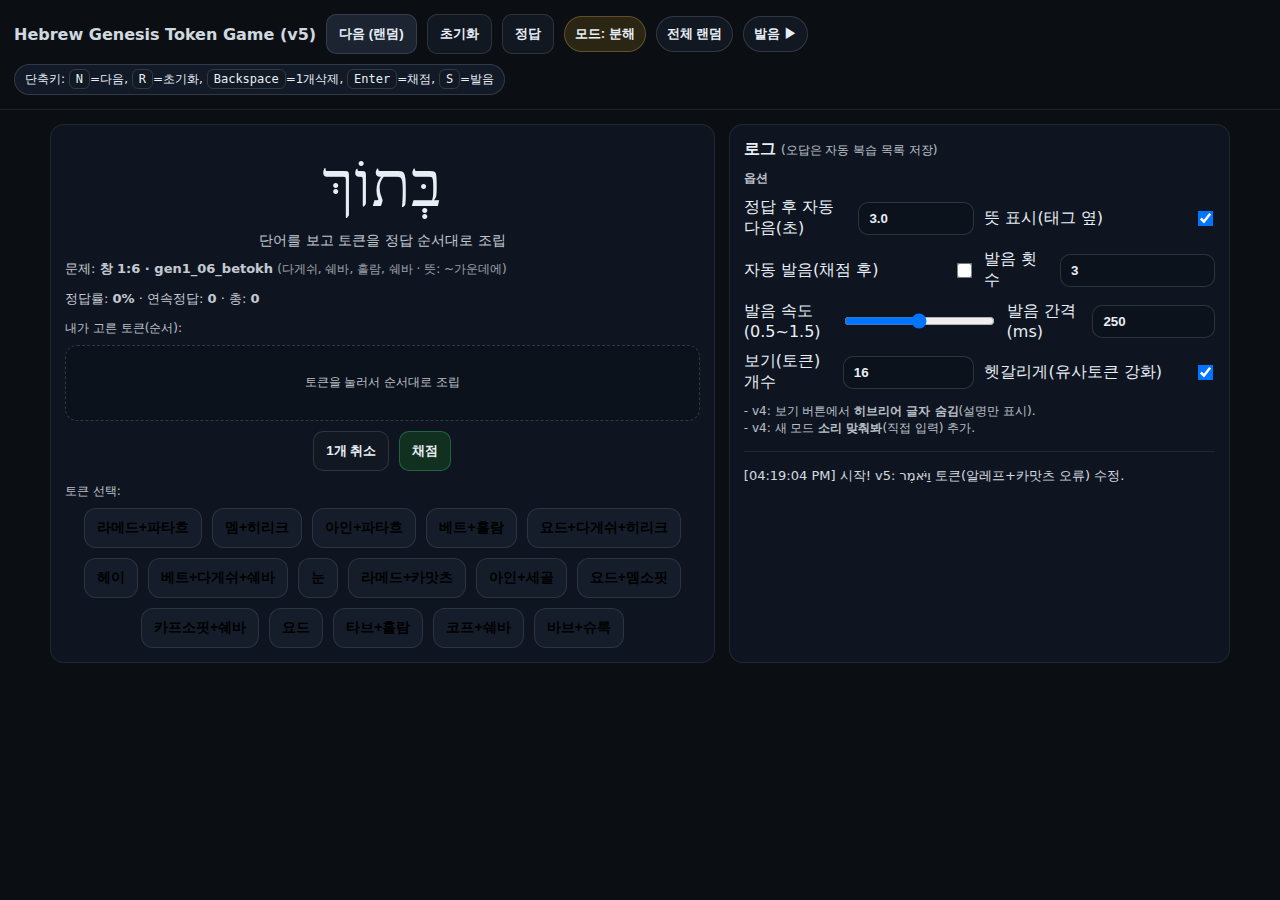
<file: hebrew_game_genesis_tokens_v5_4.html>
<!doctype html>
<html lang="ko">
<head>
  <meta charset="utf-8" />
  <meta name="viewport" content="width=device-width,initial-scale=1,maximum-scale=1,viewport-fit=cover" />
  <title>Hebrew Genesis Token Game (v5)</title>
  <style>
    :root { --pad: 14px; }
    body { font-family: system-ui, -apple-system, "Malgun Gothic", "Apple SD Gothic Neo", Arial, sans-serif; margin: 0; background:#0b0f14; color:#e8eef6; }
    header { padding: var(--pad); border-bottom: 1px solid rgba(255,255,255,.08); display:flex; gap:10px; flex-wrap:wrap; align-items:center; }
    header h1 { font-size: 16px; margin: 0; opacity:.9; }
    .btn { background:#1b2430; color:#e8eef6; border:1px solid rgba(255,255,255,.12); padding:10px 12px; border-radius:10px; cursor:pointer; font-weight:700; }
    .btn:hover { border-color: rgba(255,255,255,.25); }
    .btn:active { transform: translateY(1px); }
    .btn.secondary { background:#121821; font-weight:700; }
    .btn.good { background:#12301f; border-color: rgba(88,255,160,.25); }
    .btn.warn { background:#2b2513; border-color: rgba(255,210,120,.25); }
    .btn.pill { padding:8px 10px; border-radius:999px; font-size:13px; }
    .wrap { padding: var(--pad); display:grid; gap:14px; max-width: 1180px; margin: 0 auto; }
    .grid { display:grid; grid-template-columns: 1.25fr .75fr; gap:14px; }
    @media (max-width: 980px){ .grid{ grid-template-columns: 1fr; } }
    .card { background:#0f1520; border:1px solid rgba(255,255,255,.08); border-radius:14px; padding: var(--pad); }
    .hebrew { font-family: "SBL Hebrew", "Ezra SIL", "Taamey David CLM", "Noto Sans Hebrew", serif; font-size: 64px; line-height: 1.2; text-align:center; padding: 8px 0 2px; letter-spacing: .5px; }
    .sub { text-align:center; opacity:.82; margin-top:6px; font-size:14px; }
    .row { display:flex; gap:10px; flex-wrap:wrap; align-items:center; justify-content:center; margin-top: 10px; }
    .tokens { display:flex; gap:10px; flex-wrap:wrap; justify-content:center; }
    .token { font-size:14px; padding:10px 12px; border-radius:12px; background:#151d2a; border:1px solid rgba(255,255,255,.10); cursor:pointer; font-weight:650; }
    .token:hover { border-color: rgba(255,255,255,.22); }
    .answerBox { min-height: 54px; display:flex; gap:10px; flex-wrap:wrap; justify-content:center; align-items:center; padding:10px; border-radius:12px; background:#0c121b; border:1px dashed rgba(255,255,255,.16); }
    .chip { padding:8px 10px; border-radius:999px; background:#172233; border:1px solid rgba(255,255,255,.10); font-size:13px; }
    .meta { display:flex; gap:12px; flex-wrap:wrap; justify-content:space-between; align-items:center; margin-top:10px; opacity:.95; }
    .meta div { font-size:13px; opacity:.88; }
    .log { font-size: 13px; line-height: 1.5; opacity:.9; white-space:pre-wrap; }
    .small { font-size: 12px; opacity:.78; }
    .pill { padding:6px 10px; border-radius:999px; border:1px solid rgba(255,255,255,.14); background:#121a27; font-size:12px; }
    .kbd { font-family: ui-monospace, SFMono-Regular, Menlo, Consolas, monospace; font-size: 12px; padding: 2px 6px; border-radius: 6px; background:#111925; border:1px solid rgba(255,255,255,.14); }
    .settings { display:grid; gap:10px; margin-top:10px; }
    .settings .row2 { display:grid; grid-template-columns: 1fr 1fr; gap:10px; }
    @media (max-width: 980px){ .settings .row2{ grid-template-columns: 1fr; } }
    label { display:flex; gap:10px; align-items:center; justify-content:space-between; }
    input[type="number"], input[type="range"] {
      width: 140px; max-width: 45vw;
      background:#0c121b; color:#e8eef6;
      border:1px solid rgba(255,255,255,.14); border-radius:10px;
      padding:8px 10px; font-weight:650;
    }
    input[type="checkbox"]{ transform: scale(1.2); }
    .slot { display:inline-flex; align-items:center; justify-content:center; padding: 10px 12px; border-radius:12px; background:#0c121b; border:1px dashed rgba(255,255,255,.18); min-width: 110px; font-size:13px; }
    .slots { display:flex; gap:10px; flex-wrap:wrap; justify-content:center; }
    .typingWrap{ display:none; margin-top: 12px; }
    .typingRow{ display:flex; gap:10px; flex-wrap:wrap; justify-content:center; align-items:center; }
    .typingRow input{
      width: min(520px, 85vw);
      background:#0c121b; color:#e8eef6;
      border:1px solid rgba(255,255,255,.16); border-radius:12px;
      padding:12px 14px; font-w
  /* iOS 키보드로 입력칸 가려지는 문제 대응 */
  :root{ --kb: 0px; }
  body{
    padding-bottom: calc(env(safe-area-inset-bottom) + var(--kb));
  }
  #typingWrap, #typingInput{
    scroll-margin-bottom: 220px;
  }
  #typingInput{
    font-size: 18px;
    line-height: 1.2;
  }

eight:750; font-size:16px;
    }
  </style>
</head>
<body>
<header>
  <h1>Hebrew Genesis Token Game (v5)</h1>

  <button class="btn" id="btnNext">다음 (랜덤)</button>
  <button class="btn secondary" id="btnReset">초기화</button>
  <button class="btn secondary" id="btnReveal">정답</button>

  <button class="btn pill warn" id="btnMode">모드: 분해</button>
  <button class="btn pill secondary" id="btnReview">전체 랜덤</button>

  <button class="btn pill secondary" id="btnSpeak">발음 ▶</button>

  <span class="pill">
    단축키:
    <span class="kbd">N</span>=다음,
    <span class="kbd">R</span>=초기화,
    <span class="kbd">Backspace</span>=1개삭제,
    <span class="kbd">Enter</span>=채점,
    <span class="kbd">S</span>=발음
  </span>
</header>

<div class="wrap">
  <div class="grid">
    <div class="card">
      <div class="hebrew" id="wordHeb">—</div>
      <div class="sub" id="wordHint">—</div>

      <div class="meta">
        <div>
          문제: <b id="wordId">—</b>
          <span id="wordTags" class="small"></span>
        </div>
        <div>
          정답률: <b id="acc">0%</b> · 연속정답: <b id="streak">0</b> · 총: <b id="tot">0</b>
        </div>
      </div>

      <div style="margin-top:12px;" id="buildWrap">
        <div class="small" style="margin-bottom:8px;">내가 고른 토큰(순서):</div>
        <div class="answerBox" id="answerBox"></div>
      </div>

      <div id="blankSlotsWrap" style="margin-top:12px; display:none;">
        <div class="small" style="margin-bottom:8px;">빈칸 채우기(슬롯):</div>
        <div class="slots" id="blankSlots"></div>
      </div>

      <div class="typingWrap" id="typingWrap">
        <div class="small" style="margin-bottom:8px; text-align:center;">소리를 직접 입력 (예: 키-토브 / 바예히 / 하마임)</div>
        <div class="typingRow">
          <input id="typingInput" type="text" autocomplete="off" spellcheck="false" placeholder="여기에 입력">
        </div>
      </div>

      <div class="row" style="margin-top:10px;">
        <button class="btn secondary" id="btnUndo">1개 취소</button>
        <button class="btn good" id="btnCheck">채점</button>
      </div>

      <div style="margin-top:12px;" id="tokenWrap">
        <div class="small" style="margin-bottom:8px;">토큰 선택:</div>
        <div class="tokens" id="tokenPool"></div>
      </div>
    </div>

    <div class="card">
      <div style="display:flex; justify-content:space-between; align-items:center; gap:10px;">
        <div><b>로그</b> <span class="small">(오답은 자동 복습 목록 저장)</span></div>
      </div>

      <div class="settings">
        <div class="small"><b>옵션</b></div>

        <div class="row2">
          <label>정답 후 자동 다음(초)
            <input type="number" id="optNextDelay" min="0" max="10" step="0.2" value="3.0">
          </label>
          <label>뜻 표시(태그 옆)
            <input type="checkbox" id="optShowGloss" checked>
          </label>
        </div>

        <div class="row2">
          <label>자동 발음(채점 후)
            <input type="checkbox" id="optAutoSpeak">
          </label>
          <label>발음 횟수
            <input type="number" id="optSpeakRepeat" min="1" max="5" step="1" value="3">
          </label>
        </div>

        <div class="row2">
          <label>발음 속도(0.5~1.5)
            <input type="range" id="optSpeakRate" min="0.5" max="1.5" step="0.05" value="1.0">
          </label>
          <label>발음 간격(ms)
            <input type="number" id="optSpeakGap" min="0" max="2000" step="50" value="250">
          </label>
        </div>

        <div class="row2">
          <label>보기(토큰) 개수
            <input type="number" id="optChoiceCount" min="10" max="24" step="1" value="16">
          </label>
          <label>헷갈리게(유사토큰 강화)
            <input type="checkbox" id="optSpicy" checked>
          </label>
        </div>

        <div class="small">
          - v4: 보기 버튼에서 <b>히브리어 글자 숨김</b>(설명만 표시).<br>
          - v4: 새 모드 <b>소리 맞춰봐</b>(직접 입력) 추가.
        </div>
      </div>

      <hr style="border:none; border-top:1px solid rgba(255,255,255,.08); margin: 14px 0;">

      <div class="log" id="log"></div>
    </div>
  </div>
</div>

<script>
const WORDS = [
  { id:"gen1_02_ruach", ref:"창 1:2", heb:"רוּחַ", gloss:"영/바람", tags:["슈룩","푸르티브 파타흐"],
    reading:["루아흐","루아하"],
    answer:[ {label:"레쉬", heb:"ר"}, {label:"바브+슈룩", heb:"וּ"}, {label:"헤트+파타흐", heb:"חַ"} ] },

  { id:"gen1_02_elohim", ref:"창 1:2", heb:"אֱלֹהִים", gloss:"하나님", tags:["하타프세골","홀람","히리크말레"],
    reading:["엘로힘","에로힘"],
    answer:[ {label:"알레프+하타프세골", heb:"אֱ"}, {label:"라메드+홀람", heb:"לֹ"}, {label:"헤이+히리크", heb:"הִ"}, {label:"요드+멤소핏", heb:"ים"} ] },

  { id:"gen1_02_al_pnei", ref:"창 1:2", heb:"עַל־פְּנֵי", gloss:"~위에/표면 위에", tags:["마케프","다게쉬","체레"],
    reading:["알-프네","알프네","알-프네이","알프네이"],
    answer:[ {label:"아인+파타흐+라메드", heb:"עַל"}, {label:"마케프", heb:"־"}, {label:"페+다게쉬+쉐바", heb:"פְּ"}, {label:"눈+체레+요드", heb:"נֵי"} ] },

  { id:"gen1_02_hamayim", ref:"창 1:2", heb:"הַמָּיִם", gloss:"그 물들", tags:["정관사","다게쉬","히리크말레"],
    reading:["하마임"],
    answer:[ {label:"헤이+파타흐", heb:"הַ"}, {label:"멤+다게쉬+카맛츠", heb:"מָּ"}, {label:"요드+히리크말레+멤소핏", heb:"יִם"} ] },

  { id:"gen1_03_vayomer", ref:"창 1:3", heb:"וַיֹּאמֶר", gloss:"그리고 말했다", tags:["서사형","홀람","다게쉬"],
    reading:["바요메르","바요아메르"],
    answer:[ {label:"바브+파타흐", heb:"וַ"}, {label:"요드+다게쉬+홀람", heb:"יֹּ"}, {label:"알레프", heb:"א"}, {label:"멤+세골", heb:"מֶ"}, {label:"레쉬", heb:"ר"} ] },

  { id:"gen1_03_yehi", ref:"창 1:3", heb:"יְהִי", gloss:"있어라/되라", tags:["쉐바","히리크말레"],
    reading:["예히","여히"],
    answer:[ {label:"요드+쉐바", heb:"יְ"}, {label:"헤이+히리크", heb:"הִ"}, {label:"요드", heb:"י"} ] },

  { id:"gen1_03_or", ref:"창 1:3", heb:"אוֹר", gloss:"빛", tags:["홀람말레"],
    reading:["오르"],
    answer:[ {label:"알레프", heb:"א"}, {label:"바브+홀람말레", heb:"וֹ"}, {label:"레쉬", heb:"ר"} ] },

  { id:"gen1_04_et", ref:"창 1:4", heb:"אֶת־", gloss:"(목적격 표지)", tags:["마케프","세골"],
    reading:["에트","에트-"],
    answer:[ {label:"알레프+세골", heb:"אֶ"}, {label:"타브", heb:"ת"}, {label:"마케프", heb:"־"} ] },

  { id:"gen1_04_haor", ref:"창 1:4", heb:"הָאוֹר", gloss:"그 빛", tags:["정관사","홀람말레"],
    reading:["하오르"],
    answer:[ {label:"헤이+카맛츠", heb:"הָ"}, {label:"알레프", heb:"א"}, {label:"바브+홀람말레", heb:"וֹ"}, {label:"레쉬", heb:"ר"} ] },

  { id:"gen1_04_ki_tov", ref:"창 1:4", heb:"כִּי־טוֹב", gloss:"~이 좋다/좋음을", tags:["다게쉬","마케프","히리크말레","홀람말레"],
    reading:["키-토브","키토브","키-톱","키톱"],
    answer:[ {label:"카프+다게쉬+히리크", heb:"כִּ"}, {label:"요드", heb:"י"}, {label:"마케프", heb:"־"}, {label:"테트", heb:"ט"}, {label:"바브+홀람말레", heb:"וֹ"}, {label:"베트", heb:"ב"} ] },

  { id:"gen1_04_vayavdel", ref:"창 1:4", heb:"וַיַּבְדֵּל", gloss:"그리고 구별했다", tags:["서사형","다게쉬","체레"],
    reading:["바야브델"],
    answer:[ {label:"바브+파타흐", heb:"וַ"}, {label:"요드+다게쉬+파타흐", heb:"יַּ"}, {label:"베트+쉐바", heb:"בְ"}, {label:"달레트+다게쉬+체레", heb:"דֵּ"}, {label:"라메드", heb:"ל"} ] },
  // --- Added: Genesis 1:1 + 1:5~1:10 (v5.2) ---
  { id:"gen1_01_bereshit", ref:"창 1:1", heb:"בְּרֵאשִׁית", gloss:"태초에/시작에", tags:["다게쉬","쉐바","체레","히리크"],
    reading:["베레시트","브레시트"],
    answer:[ {label:"베트+다게쉬+쉐바", heb:"בְּ"}, {label:"레쉬+체레", heb:"רֵ"}, {label:"알레프", heb:"א"}, {label:"쉰+히리크", heb:"שִׁ"}, {label:"요드", heb:"י"}, {label:"타브", heb:"ת"} ] },

  { id:"gen1_01_bara", ref:"창 1:1", heb:"בָּרָא", gloss:"창조했다/지었다", tags:["다게쉬","카맛츠"],
    reading:["바라"],
    answer:[ {label:"베트+다게쉬+카맛츠", heb:"בָּ"}, {label:"레쉬+카맛츠", heb:"רָ"}, {label:"알레프", heb:"א"} ] },

  { id:"gen1_01_et", ref:"창 1:1", heb:"אֵת", gloss:"(목적격 표지)", tags:["체레"],
    reading:["에트"],
    answer:[ {label:"알레프+체레", heb:"אֵ"}, {label:"타브", heb:"ת"} ] },

  { id:"gen1_01_hashamayim", ref:"창 1:1", heb:"הַשָּׁמַיִם", gloss:"그 하늘들", tags:["정관사","다게쉬","파타흐","히리크"],
    reading:["하샤마임","하샤마임","하사마임"],
    answer:[ {label:"헤이+파타흐", heb:"הַ"}, {label:"쉰+다게쉬+카맛츠카탄", heb:"שָּׁ"}, {label:"멤+파타흐", heb:"מַ"}, {label:"요드+히리크", heb:"יִ"}, {label:"멤소핏", heb:"ם"} ] },

  { id:"gen1_01_veet", ref:"창 1:1", heb:"וְאֵת", gloss:"그리고 (목적격 표지)", tags:["쉐바","체레"],
    reading:["브에트","브엣","브에트"],
    answer:[ {label:"바브+쉐바", heb:"וְ"}, {label:"알레프+체레", heb:"אֵ"}, {label:"타브", heb:"ת"} ] },

  { id:"gen1_01_haaretz", ref:"창 1:1", heb:"הָאָרֶץ", gloss:"그 땅", tags:["정관사","카맛츠","세골"],
    reading:["하아레츠","하아렛츠","하아레쓰","하아레츠"],
    answer:[ {label:"헤이+카맛츠", heb:"הָ"}, {label:"알레프+카맛츠", heb:"אָ"}, {label:"레쉬+세골", heb:"רֶ"}, {label:"차디소핏", heb:"ץ"} ] },

  { id:"gen1_05_vayikra", ref:"창 1:5", heb:"וַיִּקְרָא", gloss:"그리고 불렀다", tags:["서사형","다게쉬","파타흐","쉐바","카맛츠"],
    reading:["바이크라"],
    answer:[ {label:"바브+파타흐", heb:"וַ"}, {label:"요드+다게쉬+히리크", heb:"יִּ"}, {label:"코프+쉐바", heb:"קְ"}, {label:"레쉬+카맛츠", heb:"רָ"}, {label:"알레프", heb:"א"} ] },

  { id:"gen1_05_laor", ref:"창 1:5", heb:"לָאוֹר", gloss:"빛에게/빛을", tags:["카맛츠","홀람말레"],
    reading:["라오르","라-오르"],
    answer:[ {label:"라메드+카맛츠", heb:"לָ"}, {label:"알레프", heb:"א"}, {label:"바브+홀람말레", heb:"וֹ"}, {label:"레쉬", heb:"ר"} ] },

  { id:"gen1_05_yom", ref:"창 1:5", heb:"יוֹם", gloss:"날/낮", tags:["홀람말레"],
    reading:["욤","요음"],
    answer:[ {label:"요드", heb:"י"}, {label:"바브+홀람말레", heb:"וֹ"}, {label:"멤소핏", heb:"ם"} ] },

  { id:"gen1_05_velachoshekh", ref:"창 1:5", heb:"וְלַחֹשֶׁךְ", gloss:"그리고 어둠에게", tags:["쉐바","파타흐","홀람","세골"],
    reading:["브라호셰크","브라호쉐크","블라호셰크"],
    answer:[ {label:"바브+쉐바", heb:"וְ"}, {label:"라메드+파타흐", heb:"לַ"}, {label:"헤트+홀람", heb:"חֹ"}, {label:"쉰+세골", heb:"שֶׁ"}, {label:"카프소핏+쉐바", heb:"ךְ"} ] },

  { id:"gen1_05_kara", ref:"창 1:5", heb:"קָרָא", gloss:"불렀다", tags:["카맛츠"],
    reading:["카라"],
    answer:[ {label:"코프+카맛츠", heb:"קָ"}, {label:"레쉬+카맛츠", heb:"רָ"}, {label:"알레프", heb:"א"} ] },

  { id:"gen1_05_layla", ref:"창 1:5", heb:"לָיְלָה", gloss:"밤", tags:["카맛츠","쉐바"],
    reading:["라일라"],
    answer:[ {label:"라메드+카맛츠", heb:"לָ"}, {label:"요드+쉐바", heb:"יְ"}, {label:"라메드+카맛츠", heb:"לָ"}, {label:"헤이", heb:"ה"} ] },

  { id:"gen1_05_erev", ref:"창 1:5", heb:"עֶרֶב", gloss:"저녁", tags:["세골"],
    reading:["에레브"],
    answer:[ {label:"아인+세골", heb:"עֶ"}, {label:"레쉬+세골", heb:"רֶ"}, {label:"베트", heb:"ב"} ] },

  { id:"gen1_05_boker", ref:"창 1:5", heb:"בֹקֶר", gloss:"아침", tags:["홀람","세골"],
    reading:["보케르","보커"],
    answer:[ {label:"베트+홀람", heb:"בֹ"}, {label:"코프+세골", heb:"קֶ"}, {label:"레쉬", heb:"ר"} ] },

  { id:"gen1_05_echad", ref:"창 1:5", heb:"אֶחָד", gloss:"하나/첫째", tags:["세골","카맛츠"],
    reading:["에하드","에핟"],
    answer:[ {label:"알레프+세골", heb:"אֶ"}, {label:"헤트+카맛츠", heb:"חָ"}, {label:"달레트", heb:"ד"} ] },

  { id:"gen1_06_rakia", ref:"창 1:6", heb:"רָקִיעַ", gloss:"궁창", tags:["카맛츠","히리크","파타흐"],
    reading:["라키아"],
    answer:[ {label:"레쉬+카맛츠", heb:"רָ"}, {label:"코프+히리크", heb:"קִ"}, {label:"요드", heb:"י"}, {label:"아인+파타흐", heb:"עַ"} ] },

  { id:"gen1_06_betokh", ref:"창 1:6", heb:"בְּתוֹךְ", gloss:"~가운데에", tags:["다게쉬","쉐바","홀람","쉐바"],
    reading:["브토크","브토흐","브토크"],
    answer:[ {label:"베트+다게쉬+쉐바", heb:"בְּ"}, {label:"타브+홀람", heb:"תֹו"}, {label:"카프소핏+쉐바", heb:"ךְ"} ] },

  { id:"gen1_06_mavdil", ref:"창 1:6", heb:"מַבְדִּיל", gloss:"나누는/구별하는", tags:["파타흐","쉐바","다게쉬","히리크"],
    reading:["맙딜","맙딜"],
    answer:[ {label:"멤+파타흐", heb:"מַ"}, {label:"베트+쉐바", heb:"בְ"}, {label:"달레트+다게쉬+히리크", heb:"דִּ"}, {label:"요드", heb:"י"}, {label:"라메드", heb:"ל"} ] },

  { id:"gen1_06_bein", ref:"창 1:6", heb:"בֵּין", gloss:"~사이에", tags:["다게쉬","체레"],
    reading:["베인"],
    answer:[ {label:"베트+다게쉬+체레", heb:"בֵּ"}, {label:"요드", heb:"י"}, {label:"눈", heb:"ן"} ] },

  { id:"gen1_06_lamayim", ref:"창 1:6", heb:"לָמָיִם", gloss:"물들에게/물들을", tags:["카맛츠","히리크"],
    reading:["라마임"],
    answer:[ {label:"라메드+카맛츠", heb:"לָ"}, {label:"멤+카맛츠", heb:"מָ"}, {label:"요드+히리크", heb:"יִ"}, {label:"멤소핏", heb:"ם"} ] },

  { id:"gen1_07_vayaas", ref:"창 1:7", heb:"וַיַּעַשׂ", gloss:"그리고 만들었다", tags:["서사형","다게쉬","파타흐"],
    reading:["바야아스","바야아쓰"],
    answer:[ {label:"바브+파타흐", heb:"וַ"}, {label:"요드+다게쉬+파타흐", heb:"יַּ"}, {label:"아인+파타흐", heb:"עַ"}, {label:"씬", heb:"שׂ"} ] },

  { id:"gen1_07_et_harakia", ref:"창 1:7", heb:"אֶת־הָרָקִיעַ", gloss:"(목적격) 그 궁창을", tags:["마케프","정관사"],
    reading:["에트-하라키아","에트하라키아"],
    answer:[ {label:"알레프+세골+타브", heb:"אֶת"}, {label:"마케프", heb:"־"}, {label:"헤이+카맛츠", heb:"הָ"}, {label:"레쉬+카맛츠", heb:"רָ"}, {label:"코프+히리크", heb:"קִ"}, {label:"요드", heb:"י"}, {label:"아인+파타흐", heb:"עַ"} ] },

  { id:"gen1_07_asher", ref:"창 1:7", heb:"אֲשֶׁר", gloss:"~하는/있는", tags:["하타프파타흐","세골"],
    reading:["아셰르","아쉐르"],
    answer:[ {label:"알레프+하타프파타흐", heb:"אֲ"}, {label:"쉰+세골", heb:"שֶׁ"}, {label:"레쉬", heb:"ר"} ] },

  { id:"gen1_07_mitachat", ref:"창 1:7", heb:"מִתַּחַת", gloss:"~아래에", tags:["히리크","다게쉬","파타흐"],
    reading:["미타하트"],
    answer:[ {label:"멤+히리크", heb:"מִ"}, {label:"타브+다게쉬+파타흐", heb:"תַּ"}, {label:"헤트+파타흐", heb:"חַ"}, {label:"타브", heb:"ת"} ] },

  { id:"gen1_07_meal", ref:"창 1:7", heb:"מֵעַל", gloss:"~위에", tags:["체레","파타흐"],
    reading:["메알"],
    answer:[ {label:"멤+체레", heb:"מֵ"}, {label:"아인+파타흐", heb:"עַ"}, {label:"라메드", heb:"ל"} ] },

  { id:"gen1_07_ken", ref:"창 1:7", heb:"כֵּן", gloss:"그렇게", tags:["다게쉬","체레"],
    reading:["켄","켄"],
    answer:[ {label:"카프+다게쉬+체레", heb:"כֵּ"}, {label:"눈", heb:"ן"} ] },

  { id:"gen1_08_shamayim", ref:"창 1:8", heb:"שָׁמָיִם", gloss:"하늘들", tags:["다게쉬","카맛츠","히리크"],
    reading:["샤마임","사마임"],
    answer:[ {label:"쉰+다게쉬+카맛츠카탄", heb:"שָׁ"}, {label:"멤+카맛츠", heb:"מָ"}, {label:"요드+히리크", heb:"יִ"}, {label:"멤소핏", heb:"ם"} ] },

  { id:"gen1_08_sheni", ref:"창 1:8", heb:"שֵׁנִי", gloss:"둘째", tags:["체레","히리크"],
    reading:["셰니","쉐니"],
    answer:[ {label:"쉰+체레", heb:"שֵׁ"}, {label:"눈+히리크", heb:"נִ"}, {label:"요드", heb:"י"} ] },

  { id:"gen1_09_yikkavu", ref:"창 1:9", heb:"יִקָּווּ", gloss:"모여라/모이게 하라", tags:["다게쉬","카맛츠","슈룩"],
    reading:["이카부","이까부","이카부"],
    answer:[ {label:"요드+히리크", heb:"יִ"}, {label:"코프+다게쉬+카맛츠", heb:"קָּ"}, {label:"바브+슈룩", heb:"וּ"} ] },

  { id:"gen1_09_elmqom", ref:"창 1:9", heb:"אֶל־מָקוֹם", gloss:"~곳으로", tags:["마케프","세골","홀람"],
    reading:["엘-마콤","엘마콤"],
    answer:[ {label:"알레프+세골+라메드", heb:"אֶל"}, {label:"마케프", heb:"־"}, {label:"멤+카맛츠", heb:"מָ"}, {label:"코프+홀람", heb:"קֹו"}, {label:"멤소핏", heb:"ם"} ] },

  { id:"gen1_09_terae", ref:"창 1:9", heb:"וְתֵרָאֶה", gloss:"보이게 되다", tags:["체레","카맛츠","세골"],
    reading:["브테라에","테라에"],
    answer:[ {label:"바브+쉐바", heb:"וְ"}, {label:"타브+체레", heb:"תֵ"}, {label:"레쉬+카맛츠", heb:"רָ"}, {label:"알레프+세골", heb:"אֶ"}, {label:"헤이", heb:"ה"} ] },

  { id:"gen1_09_hayabashah", ref:"창 1:9", heb:"הַיַּבָּשָׁה", gloss:"마른 땅", tags:["정관사","다게쉬","카맛츠"],
    reading:["하야바샤"],
    answer:[ {label:"헤이+파타흐", heb:"הַ"}, {label:"요드+다게쉬+파타흐", heb:"יַּ"}, {label:"베트+다게쉬+카맛츠", heb:"בָּ"}, {label:"쉰+카맛츠카탄", heb:"שָׁ"}, {label:"헤이", heb:"ה"} ] },

  { id:"gen1_10_layabashah", ref:"창 1:10", heb:"לַיַּבָּשָׁה", gloss:"마른 땅에게", tags:["전치사","다게쉬"],
    reading:["라야바샤"],
    answer:[ {label:"라메드+파타흐", heb:"לַ"}, {label:"요드+다게쉬+파타흐", heb:"יַּ"}, {label:"베트+다게쉬+카맛츠", heb:"בָּ"}, {label:"쉰+카맛츠카탄", heb:"שָׁ"}, {label:"헤이", heb:"ה"} ] },

  { id:"gen1_10_eretz", ref:"창 1:10", heb:"אֶרֶץ", gloss:"땅", tags:["세골"],
    reading:["에레츠","에렛츠","에레쓰"],
    answer:[ {label:"알레프+세골", heb:"אֶ"}, {label:"레쉬+세골", heb:"רֶ"}, {label:"차디소핏", heb:"ץ"} ] },

  { id:"gen1_10_ulmiqveh", ref:"창 1:10", heb:"וּלְמִקְוֵה", gloss:"그리고 모임/모인 곳에", tags:["슈룩","쉐바","히리크","체레"],
    reading:["울미크베","울미크베"],
    answer:[ {label:"바브+슈룩", heb:"וּ"}, {label:"라메드+쉐바", heb:"לְ"}, {label:"멤+히리크", heb:"מִ"}, {label:"코프+쉐바", heb:"קְ"}, {label:"바브+체레", heb:"וֵ"}, {label:"헤이", heb:"ה"} ] },

  { id:"gen1_10_yamim", ref:"창 1:10", heb:"יַמִּים", gloss:"바다들", tags:["다게쉬","히리크말레"],
    reading:["야밈"],
    answer:[ {label:"요드+파타흐", heb:"יַ"}, {label:"멤+다게쉬+히리크", heb:"מִּ"}, {label:"요드+멤소핏", heb:"ים"} ] },

  { id:"gen1_10_vayar", ref:"창 1:10", heb:"וַיַּרְא", gloss:"그리고 보았다", tags:["서사형","다게쉬","쉐바"],
    reading:["바야르"],
    answer:[ {label:"바브+파타흐", heb:"וַ"}, {label:"요드+다게쉬+파타흐", heb:"יַּ"}, {label:"레쉬+쉐바", heb:"רְ"}, {label:"알레프", heb:"א"} ] },

];

const MODES = [
  { id:0, name:"분해", hint:"단어를 보고 토큰을 정답 순서대로 조립" },
  { id:1, name:"니쿳", hint:"자음 스켈레톤(니쿳 제거)을 보고 니쿳 포함 토큰으로 완성" },
  { id:2, name:"빈칸", hint:"일부 토큰은 고정. 빈칸 슬롯만 채우기" },
  { id:3, name:"소리 맞춰봐", hint:"단어(완전체)를 보고 발음을 직접 입력 (채점 후에만 발음)" },
];

function stripNiqqud(s){
  return s.replace(/[\u0591-\u05BD\u05BF\u05C1-\u05C2\u05C4-\u05C7]/g, "");
}

const TOKEN_BANK = (() => {
  const out = [];
  for(const w of WORDS){
    for(const t of w.answer) out.push({label:t.label, heb:t.heb});
  }
  return out;
})();

const SPICY_DECOYS = [
  {label:"헤이+파타흐", heb:"הַ"},
  {label:"헤이+카맛츠", heb:"הָ"},
  {label:"바브+파타흐", heb:"וַ"},
  {label:"바브+카맛츠", heb:"וָ"},
  {label:"베트+쉐바", heb:"בְ"},
  {label:"베트+다게쉬+쉐바", heb:"בְּ"},
  {label:"페+쉐바", heb:"פְ"},
  {label:"페+다게쉬+쉐바", heb:"פְּ"},
  {label:"요드+쉐바", heb:"יְ"},
  {label:"요드+히리크", heb:"יִ"},
  {label:"알레프+세골", heb:"אֶ"},
  {label:"알레프+카맛츠", heb:"אָ"},
  {label:"바브+홀람말레", heb:"וֹ"},
  {label:"바브+슈룩", heb:"וּ"},
  {label:"마케프", heb:"־"}
];

function shuffle(arr){
  const a = arr.slice();
  for(let i=a.length-1;i>0;i--){
    const j = Math.floor(Math.random()*(i+1));
    [a[i],a[j]] = [a[j],a[i]];
  }
  return a;
}
function uniq(tokens){
  const seen = new Set();
  const out = [];
  for(const t of tokens){
    const k = t.heb + "|" + t.label;
    if(seen.has(k)) continue;
    seen.add(k);
    out.push(t);
  }
  return out;
}
function keyOf(t){ return t.heb + "|" + t.label; }

let mode = 0;
let current = null;
let picks = [];
let blankPlan = null;
let useReviewOnly = false;
let stats = { total:0, correct:0, streak:0 };
const reviewSet = new Set();

const $ = (id) => document.getElementById(id);
const elWordHeb = $("wordHeb");
const elWordHint = $("wordHint");
const elWordId = $("wordId");
const elWordTags = $("wordTags");
const elAnswerBox = $("answerBox");
const elTokenPool = $("tokenPool");
const elLog = $("log");
const elAcc = $("acc");
const elStreak = $("streak");
const elTot = $("tot");
const elBlankSlotsWrap = $("blankSlotsWrap");
const elBlankSlots = $("blankSlots");
const elTypingWrap = $("typingWrap");
let elTypingInput = $("typingInput");

function hardResetTypingInput(){
  if(!elTypingInput) return;
  try{
    // 1) clear value
    elTypingInput.value = "";
    // 2) break IME composition by blur + clone replace
    const parent = elTypingInput.parentNode;
    if(parent){
      elTypingInput.blur();
      const clone = elTypingInput.cloneNode(true);
      clone.value = "";
      parent.replaceChild(clone, elTypingInput);
      elTypingInput = clone; // rebind
    }
    // 3) ensure completely empty after browser tick
    setTimeout(() => {
      try{
        elTypingInput.value = "";
        elTypingInput.focus();
        if(elTypingInput.setSelectionRange) elTypingInput.setSelectionRange(0,0);
      }catch(_){}
    }, 0);
  }catch(_){}
}
const elTokenWrap = $("tokenWrap");
const elBuildWrap = $("buildWrap");

function getOpt(){
  return {
    nextDelay: Math.max(0, Math.min(10, parseFloat($("optNextDelay").value || "0"))),
    showGloss: $("optShowGloss").checked,
    autoSpeak: $("optAutoSpeak").checked,
    speakRepeat: Math.max(1, Math.min(5, parseInt($("optSpeakRepeat").value || "1", 10))),
    speakRate: Math.max(0.5, Math.min(1.5, parseFloat($("optSpeakRate").value || "1"))),
    speakGap: Math.max(0, Math.min(2000, parseInt($("optSpeakGap").value || "0", 10))),
    choiceCount: Math.max(10, Math.min(24, parseInt($("optChoiceCount").value || "16", 10))),
    spicy: $("optSpicy").checked,
  };
}

function logLine(s){
  const now = new Date();
  const ts = now.toLocaleTimeString([], {hour:"2-digit", minute:"2-digit", second:"2-digit"});
  elLog.textContent = `[${ts}] ${s}\n` + elLog.textContent;
}

function buildPool(word, forcedTokens){
  const opt = getOpt();
  const forced = forcedTokens ? forcedTokens.slice() : [];
  const forcedKeys = new Set(forced.map(keyOf));

  const answer = uniq(word.answer.slice());
  const answerKeys = new Set(answer.map(keyOf));

  const other = TOKEN_BANK.filter(t => !answerKeys.has(keyOf(t)) && !forcedKeys.has(keyOf(t)));
  const spicyPick = opt.spicy ? shuffle(SPICY_DECOYS.filter(t => !forcedKeys.has(keyOf(t)))).slice(0, 10) : [];

  let pool = uniq(forced.concat(answer)).slice();
  const target = Math.max(opt.choiceCount, pool.length, forced.length);
  const remain = target - pool.length;

  const filler = uniq(shuffle(other).concat(shuffle(spicyPick)));
  pool = uniq(pool.concat(filler)).slice(0, target);

  const poolKeys = new Set(pool.map(keyOf));
  for(const t of forced){
    if(!poolKeys.has(keyOf(t))){
      for(let i=pool.length-1;i>=0;i--){
        const k = keyOf(pool[i]);
        if(!forcedKeys.has(k)){
          pool[i] = t;
          poolKeys.add(keyOf(t));
          break;
        }
      }
    }
  }
  return shuffle(pool).slice(0, target);
}

function planBlank(word){
  const n = word.answer.length;
  const idxs = [...Array(n).keys()];
  const shownCount = Math.max(1, Math.floor(n/2));
  const shownIdx = new Set(shuffle(idxs).slice(0, shownCount));
  const missingIdx = new Set(idxs.filter(i => !shownIdx.has(i)));
  return { shownIdx, missingIdx };
}

function render(){
  const m = MODES.find(x => x.id === mode);
  $("btnMode").textContent = `모드: ${m.name}`;
  elWordHint.textContent = m.hint;

  if(!current){
    elWordHeb.textContent = "—";
    elWordId.textContent = "—";
    elWordTags.textContent = "";
    return;
  }

  if(mode === 1){
    elWordHeb.textContent = stripNiqqud(current.heb);
  } else {
    elWordHeb.textContent = current.heb;
  }

  const opt = getOpt();
  const tags = opt.showGloss ? `${current.tags.join(", ")} · 뜻: ${current.gloss}` : `${current.tags.join(", ")}`;
  elWordId.textContent = `${current.ref} · ${current.id}`;
  elWordTags.textContent = `(${tags})`;

  const isTyping = (mode === 3);
  elTypingWrap.style.display = isTyping ? "block" : "none";
  elTokenWrap.style.display = isTyping ? "none" : "";
  elBuildWrap.style.display = isTyping ? "none" : "";
  $("btnUndo").style.display = isTyping ? "none" : "";
  elBlankSlotsWrap.style.display = (mode === 2 && !isTyping) ? "" : "none";

  elAnswerBox.innerHTML = "";
  if(!isTyping){
    if(picks.length === 0){
      const s = document.createElement("div");
      s.className = "small";
      s.textContent = (mode === 2) ? "빈칸 토큰만 순서대로 선택" : "토큰을 눌러서 순서대로 조립";
      elAnswerBox.appendChild(s);
    } else {
      picks.forEach((t, idx) => {
        const c = document.createElement("div");
        c.className = "chip";
        c.textContent = `${t.label}`;
        c.title = `#${idx+1}`;
        elAnswerBox.appendChild(c);
      });
    }
  } else {
    setTimeout(()=>elTypingInput.focus(), 50);
  }

  if(mode === 2 && blankPlan){
    elBlankSlots.innerHTML = "";
    current.answer.forEach((t, i) => {
      const d = document.createElement("div");
      d.className = "slot";
      d.textContent = blankPlan.shownIdx.has(i) ? `${t.label}` : `? 빈칸`;
      elBlankSlots.appendChild(d);
    });
  }

  elTokenPool.innerHTML = "";
  if(!isTyping){
    let forced = [];
    if(mode === 2 && blankPlan){
      const missingIdx = [...blankPlan.missingIdx].sort((a,b)=>a-b);
      forced = missingIdx.map(i => current.answer[i]);
    }
    const pool = buildPool(current, forced);
    pool.forEach((t) => {
      const b = document.createElement("button");
      b.className = "token";
      b.type = "button";
      b.textContent = `${t.label}`;
      b.onclick = () => { picks.push(t); render(); };
      elTokenPool.appendChild(b);
    });
  }

  elTot.textContent = String(stats.total);
  elStreak.textContent = String(stats.streak);
  const acc = stats.total === 0 ? 0 : Math.round((stats.correct / stats.total) * 100);
  elAcc.textContent = `${acc}%`;

  $("btnReview").textContent = useReviewOnly ? "오답 랜덤" : "전체 랜덤";
}

function pickWord(){
  const list = useReviewOnly ? WORDS.filter(w => reviewSet.has(w.id)) : WORDS;
  const use = (list.length === 0) ? WORDS : list;
  current = use[Math.floor(Math.random()*use.length)];
  picks = [];
  blankPlan = (mode === 2) ? planBlank(current) : null;
  hardResetTypingInput();
  render();
}

function normalizePicksForBlank(){
  const missingIdx = [...blankPlan.missingIdx].sort((a,b)=>a-b);
  const expected = missingIdx.map(i => current.answer[i].heb);
  const got = picks.map(t => t.heb);
  return { expected, got };
}

function normSound(s){
  return (s||"")
    .toLowerCase()
    .replace(/[\s·•]/g,"")
    .replace(/—|–/g,"-")
    .replace(/[()\[\]{},.!?]/g,"");
}

function check(){
  if(!current) return;
  const opt = getOpt();
  stats.total++;

  let ok = false;
  let expectedStr = "";
  let gotStr = "";

  if(mode === 3){
    const got = normSound(elTypingInput.value);
    const ans = (current.reading || []).map(normSound).filter(x=>x);
    ok = ans.includes(got) && got.length > 0;
    expectedStr = (current.reading || []).join(" / ") || "—";
    gotStr = elTypingInput.value || "—";
  } else if(mode === 2){
    const { expected, got } = normalizePicksForBlank();
    ok = (got.length === expected.length) && got.every((h,i)=>h===expected[i]);
    expectedStr = expected.join("  ");
    gotStr = got.join("  ") || "—";
  } else {
    const ansHeb = current.answer.map(t => t.heb);
    const pickedHeb = picks.map(t => t.heb);
    ok = (pickedHeb.length === ansHeb.length) && pickedHeb.every((h, i) => h === ansHeb[i]);
    expectedStr = current.answer.map(t => `${t.label}`).join("  ");
    gotStr = picks.map(t => `${t.label}`).join("  ") || "—";
  }

  if(ok){
    stats.correct++;
    stats.streak++;
    reviewSet.delete(current.id);
    logLine(`✅ 정답!  ${current.heb}  (${current.ref})${opt.showGloss ? " · " + current.gloss : ""}${mode===3 ? " · 입력: " + gotStr : ""}`);
  } else {
    stats.streak = 0;
    reviewSet.add(current.id);
    logLine(`❌ 오답  ${current.heb}  (${current.ref})${opt.showGloss ? " · " + current.gloss : ""}\n   기대: ${expectedStr}\n   입력: ${gotStr}`);
  }

  // ✅ 정답 처리 시 입력칸을 "완전 공백"으로 리셋(특히 iOS 한글 IME 잔상 방지)
  if(ok && mode === 3){
    hardResetTypingInput();
  }


  if(mode === 3){
    speakCurrent();
  } else if(opt.autoSpeak){
    speakCurrent();
  }

  render();

  if(ok){
    const delayMs = Math.round(opt.nextDelay * 1000);
    if(delayMs > 0) setTimeout(pickWord, delayMs);
    else pickWord();
  }
}

function reveal(){
  if(!current) return;
  if(mode === 3){
    elTypingInput.value = (current.reading && current.reading[0]) ? current.reading[0] : "";
    logLine(`👀 정답 보기(소리): ${elTypingInput.value}`);
  } else if(mode === 2){
    const missingIdx = [...blankPlan.missingIdx].sort((a,b)=>a-b);
    picks = missingIdx.map(i => current.answer[i]);
    logLine(`👀 정답 보기: ${current.heb} (빈칸 토큰 채움)`);
  } else {
    picks = current.answer.slice();
    logLine(`👀 정답 보기: ${current.heb}`);
  }
  render();
}

function speakText(text, repeat, rate, gapMs){
  if(!window.speechSynthesis) { logLine("⚠️ 이 브라우저는 TTS 미지원"); return; }
  window.speechSynthesis.cancel();

  const voices = window.speechSynthesis.getVoices ? window.speechSynthesis.getVoices() : [];
  const heVoice = voices.find(v => (v.lang || "").toLowerCase().startsWith("he")) ||
                  voices.find(v => (v.name || "").toLowerCase().includes("hebrew")) || null;

  let i = 0;
  const playOnce = () => {
    const u = new SpeechSynthesisUtterance(text);
    u.lang = "he-IL";
    u.rate = rate;
    if(heVoice) u.voice = heVoice;
    u.onend = () => {
      i++;
      if(i < repeat) setTimeout(playOnce, gapMs);
    };
    window.speechSynthesis.speak(u);
  };
  playOnce();
}

function speakCurrent(){
  if(!current) return;
  const opt = getOpt();
  speakText(current.heb, opt.speakRepeat, opt.speakRate, opt.speakGap);
}

function cycleMode(){
  mode = (mode + 1) % MODES.length;
  picks = [];
  blankPlan = (mode === 2 && current) ? planBlank(current) : null;
  elTypingInput.value = "";
  render();
  logLine(`🎛 모드 변경: ${MODES[mode].name}`);
}

$("btnNext").onclick = () => pickWord();
$("btnReset").onclick = () => { picks = []; elTypingInput.value=""; render(); };
$("btnUndo").onclick = () => { picks.pop(); render(); };
$("btnCheck").onclick = () => check();
$("btnReveal").onclick = () => reveal();
$("btnMode").onclick = () => cycleMode();
$("btnReview").onclick = () => { useReviewOnly = !useReviewOnly; logLine(useReviewOnly ? "🔁 오답 랜덤 ON" : "🎲 전체 랜덤 ON"); pickWord(); };
$("btnSpeak").onclick = () => { speakCurrent(); logLine(`🔊 발음: ${current ? current.heb : "—"}`); };

window.addEventListener("keydown", (e) => {
  if(e.key === "n" || e.key === "N"){ e.preventDefault(); pickWord(); }
  if(e.key === "r" || e.key === "R"){ e.preventDefault(); picks = []; hardResetTypingInput(); render(); }
  if(e.key === "Backspace"){
    if(mode === 3) return;
    e.preventDefault();
    picks.pop();
    render();
  }
  if(e.key === "Enter"){ e.preventDefault(); check(); }
  if(e.key === "s" || e.key === "S"){ e.preventDefault(); speakCurrent(); }
});

if(window.speechSynthesis && window.speechSynthesis.onvoiceschanged !== undefined){
  window.speechSynthesis.onvoiceschanged = () => {};
}


function setupKeyboardAvoidance(){
  const input = $("typingInput");
  if(!input) return;

  const vv = window.visualViewport;

  function updateKB(){
    if(!vv) return;
    // 키보드 높이 추정 (iOS Safari)
    const kb = Math.max(0, window.innerHeight - vv.height - vv.offsetTop);
    document.documentElement.style.setProperty("--kb", kb + "px");
  }

  if(vv){
    vv.addEventListener("resize", updateKB);
    vv.addEventListener("scroll", updateKB);
    updateKB();
  }

  function bringIntoView(){
    // 포커스 직후 레이아웃이 한번 더 변하므로 약간 지연
    setTimeout(() => {
      try{
        input.scrollIntoView({ block:"center", inline:"nearest" });
      }catch(_){
        input.scrollIntoView(true);
      }
    }, 80);
  }

  input.addEventListener("focus", bringIntoView);
  input.addEventListener("click", bringIntoView);
}

setupKeyboardAvoidance();

pickWord();
logLine("시작! v5: וַיֹּאמֶר 토큰(알레프+카맛츠 오류) 수정.");
</script>
</body>
</html>
</file>
